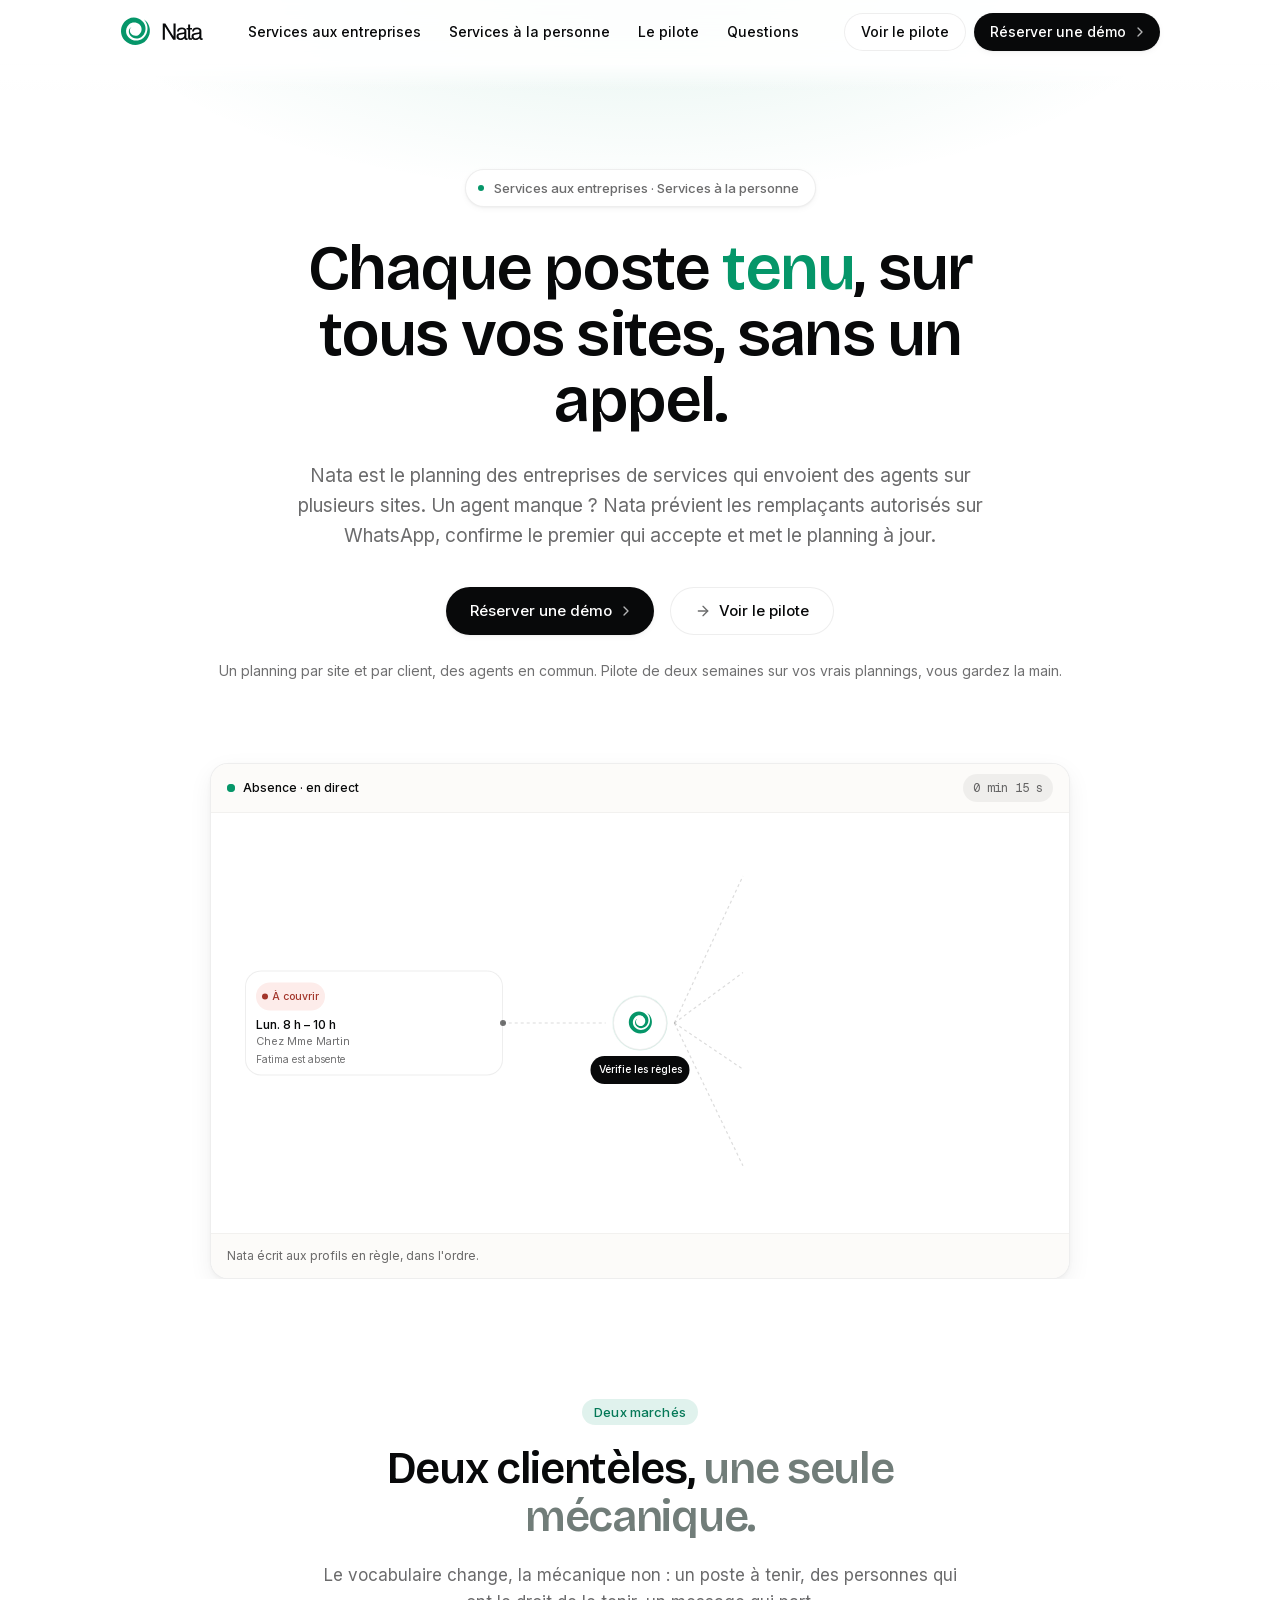
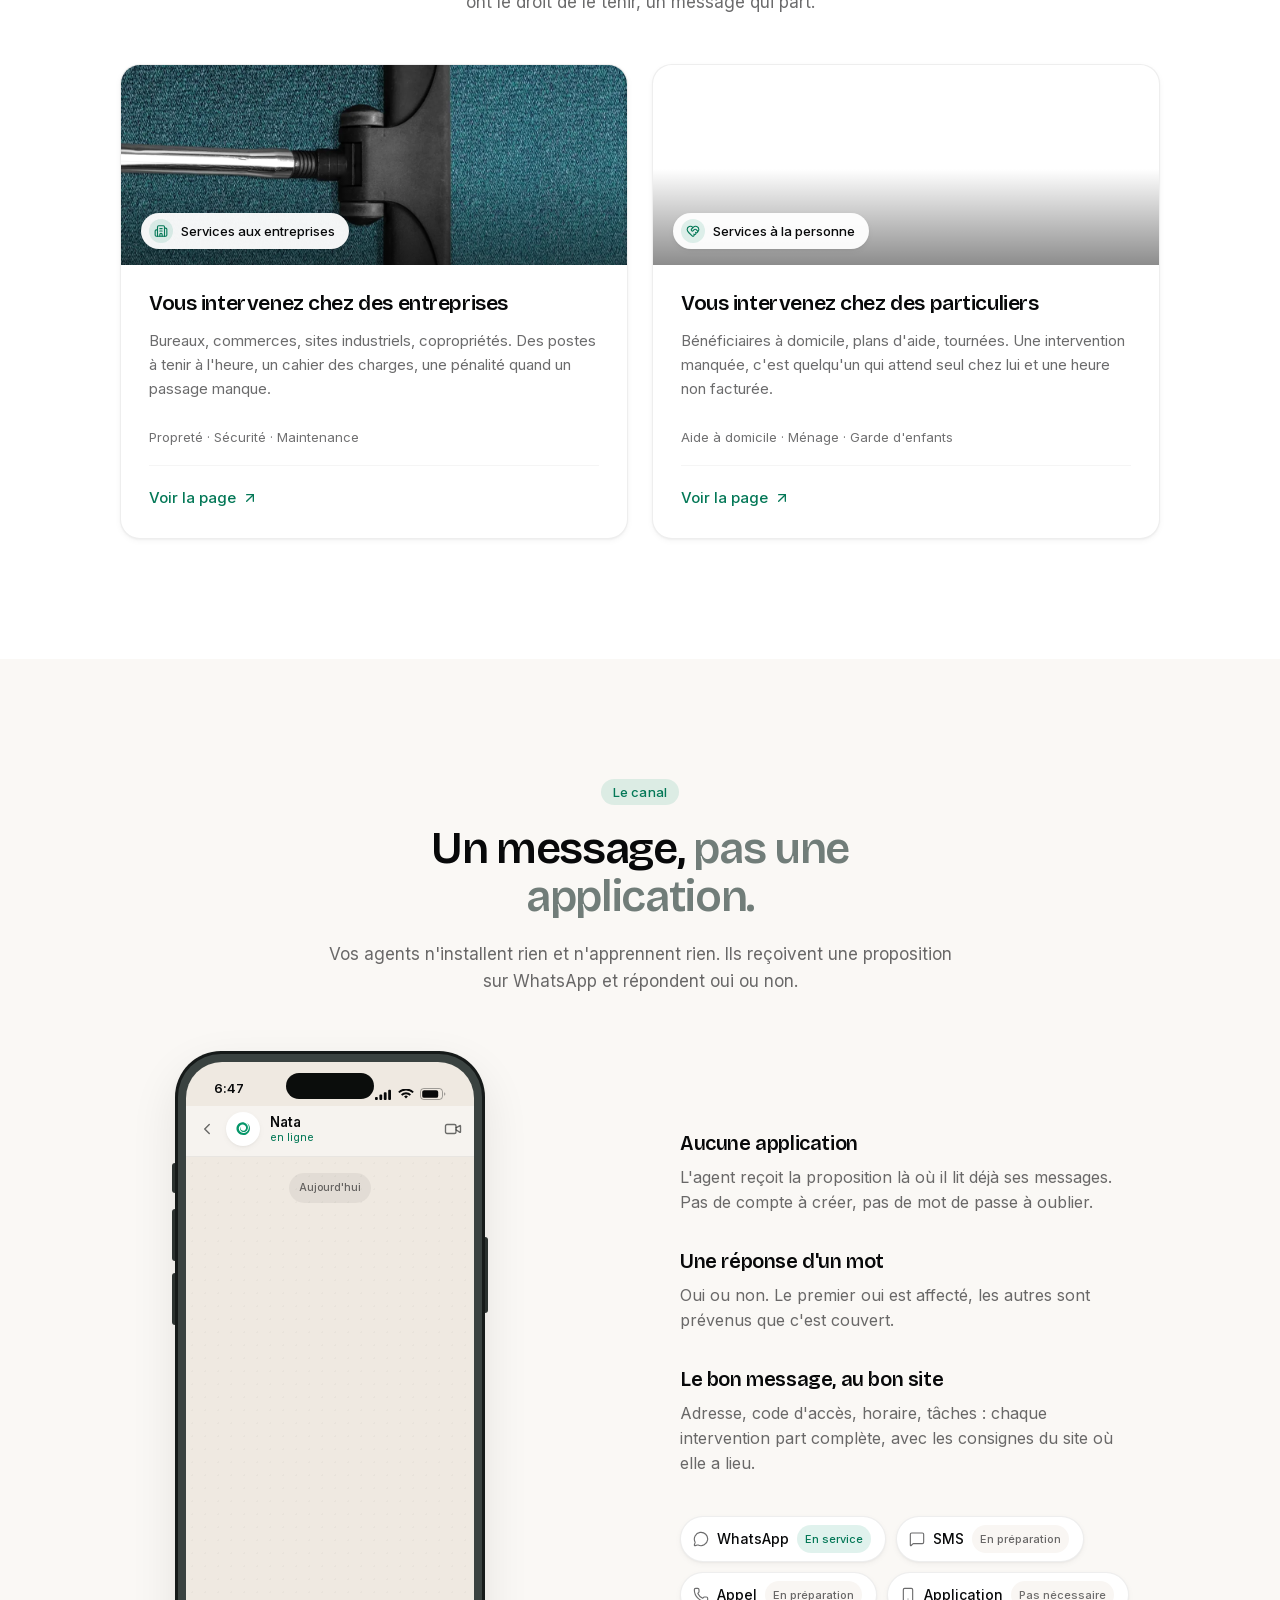
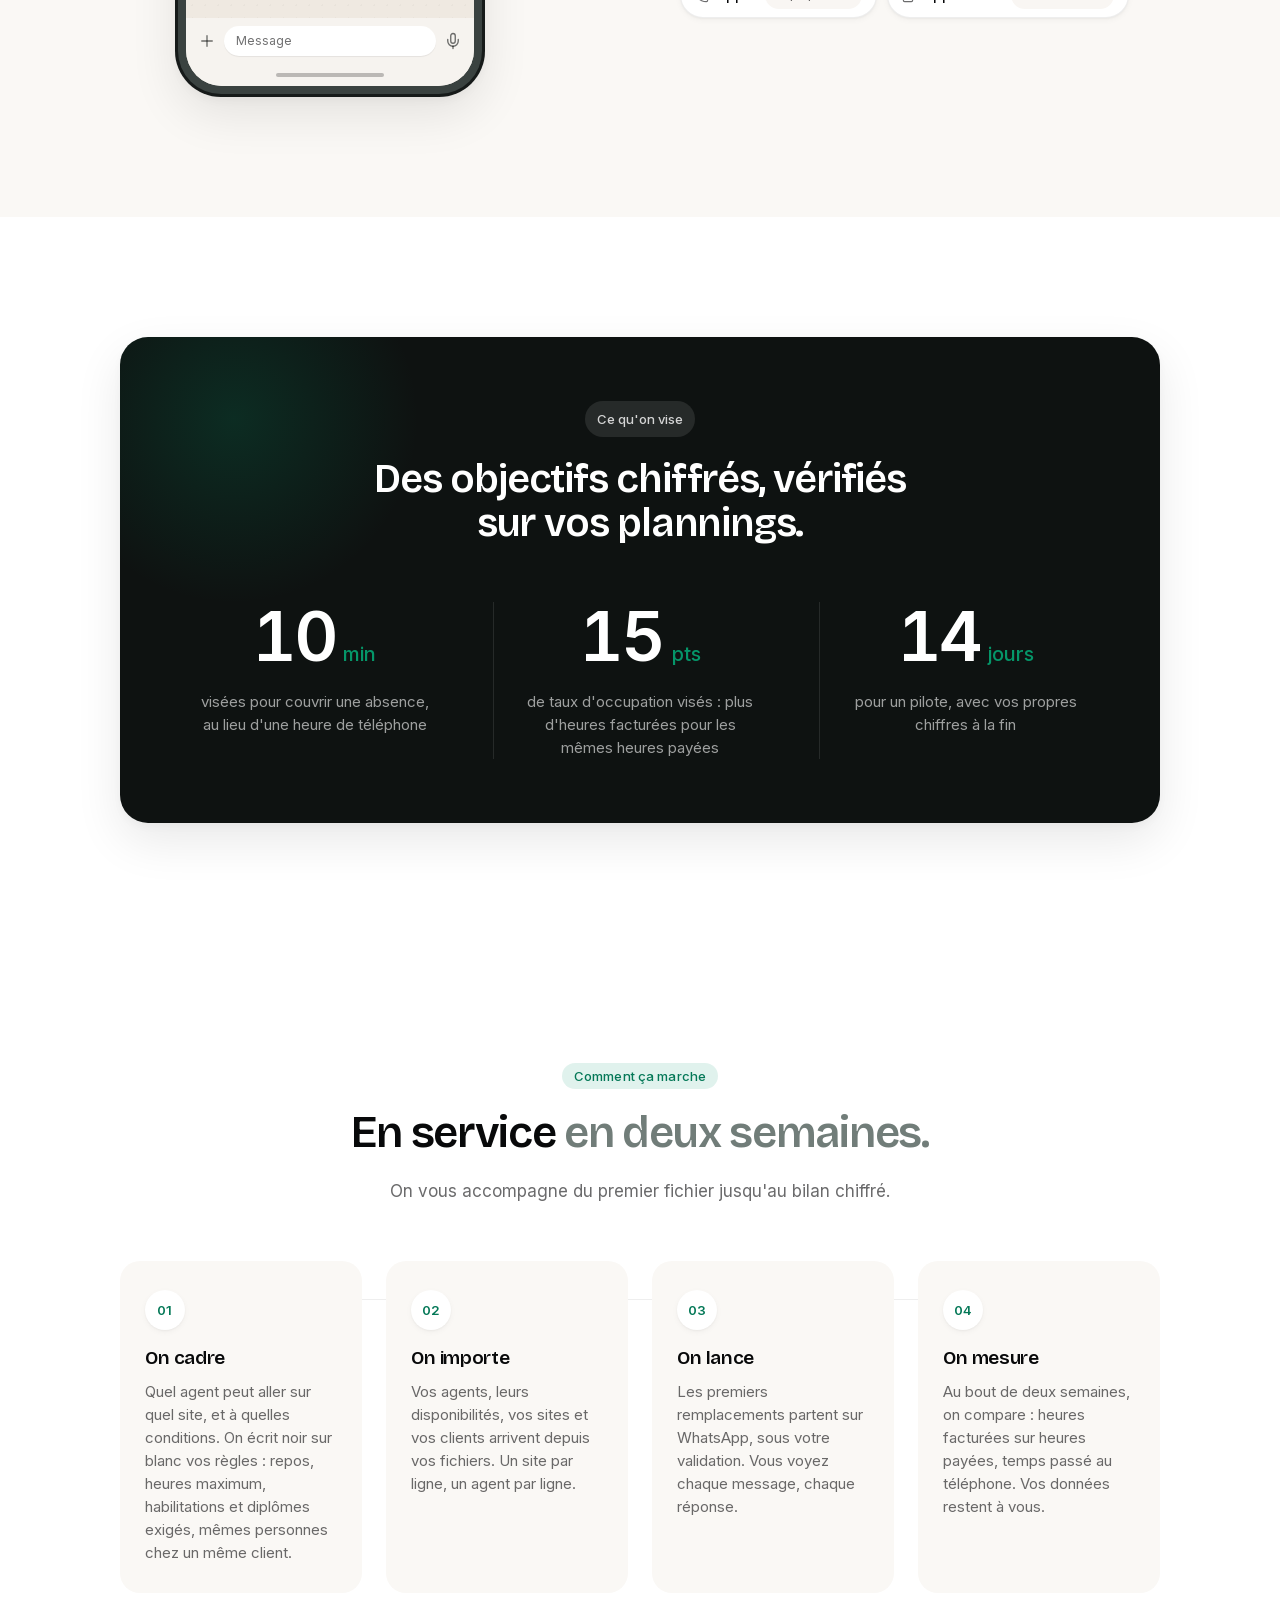
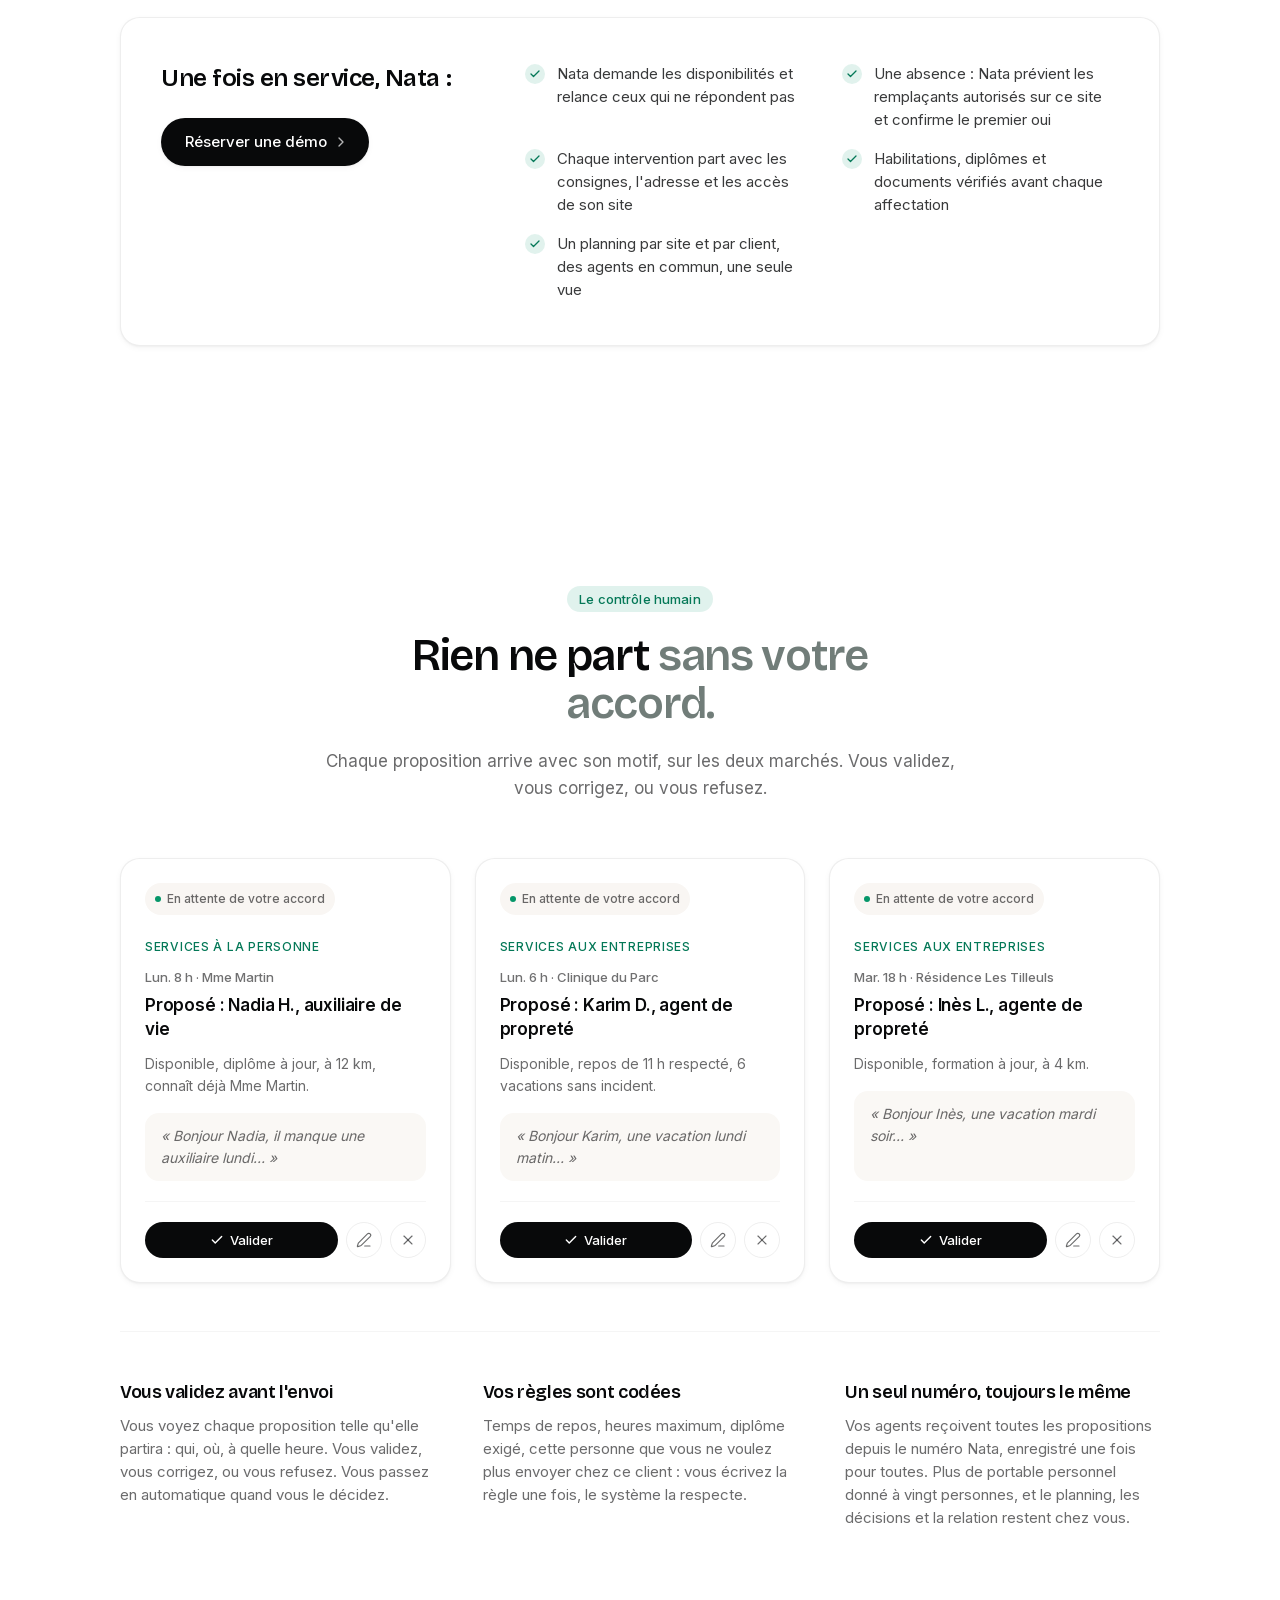
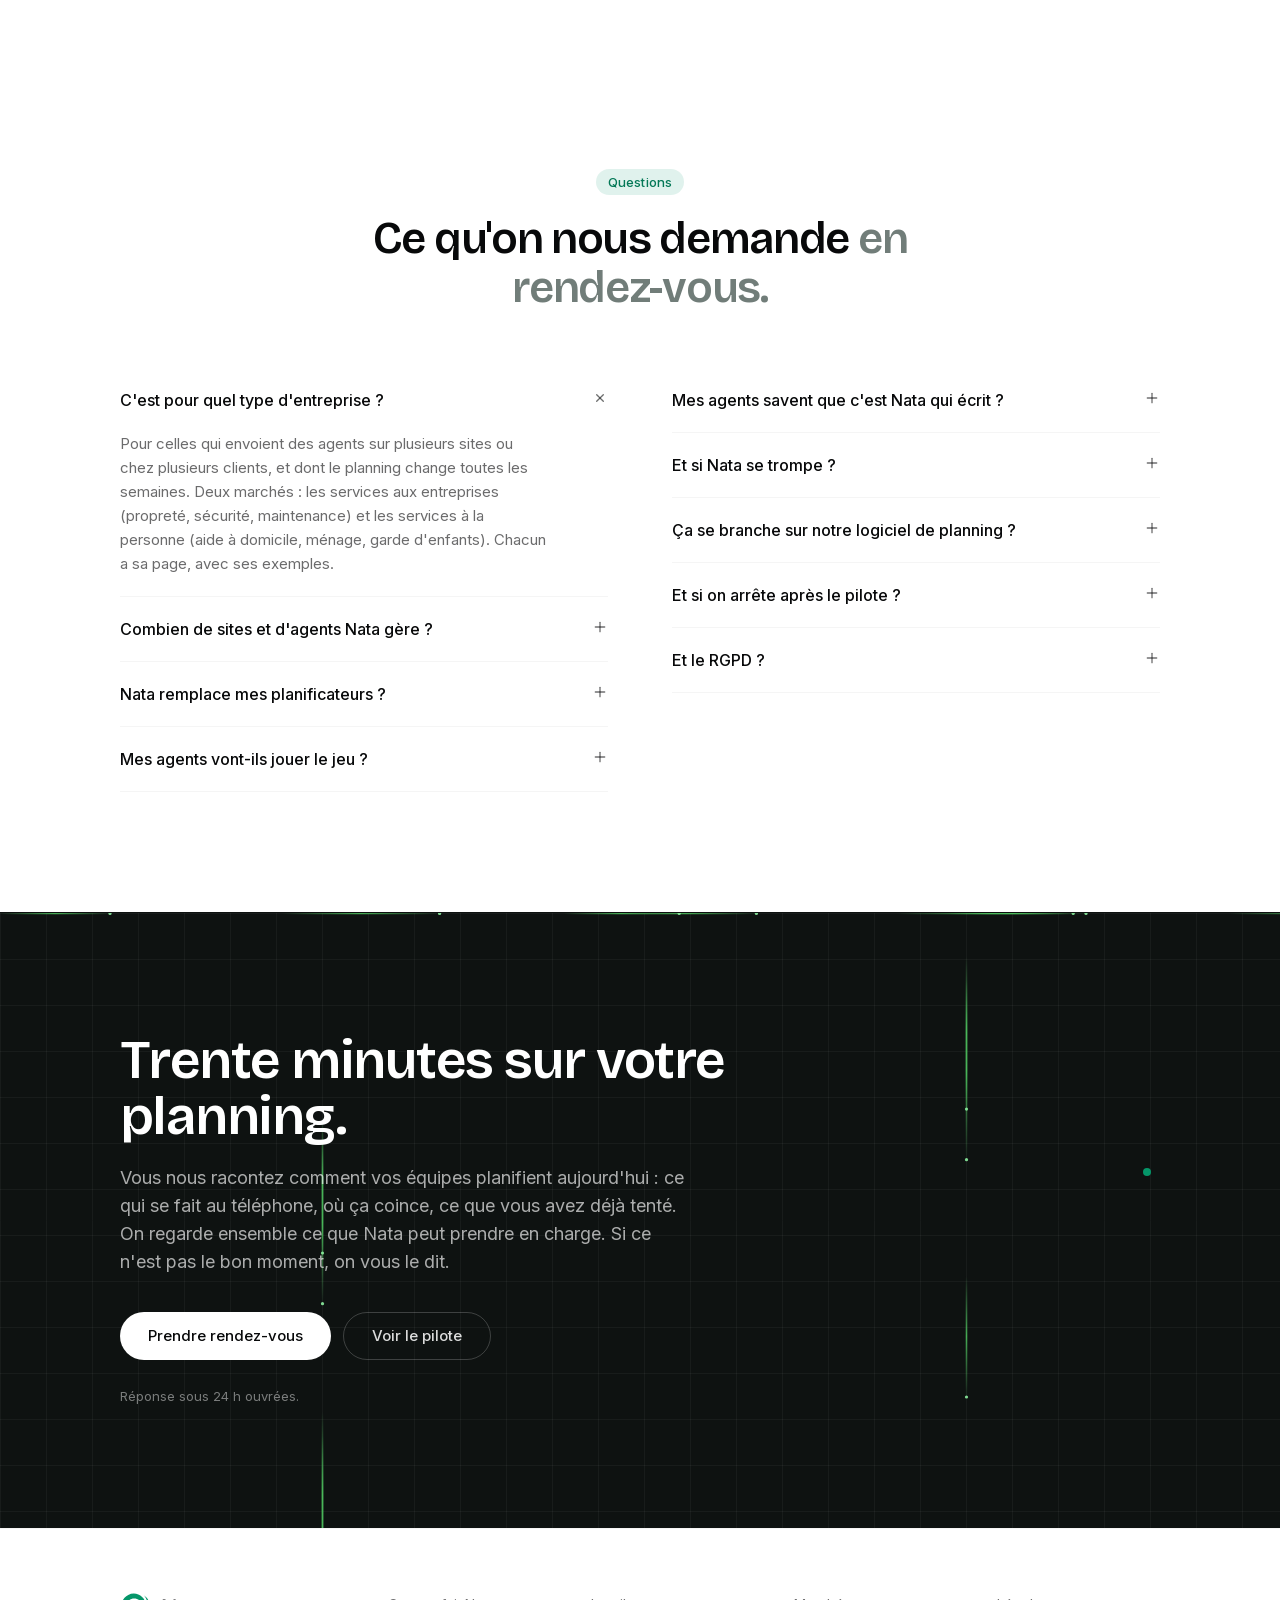
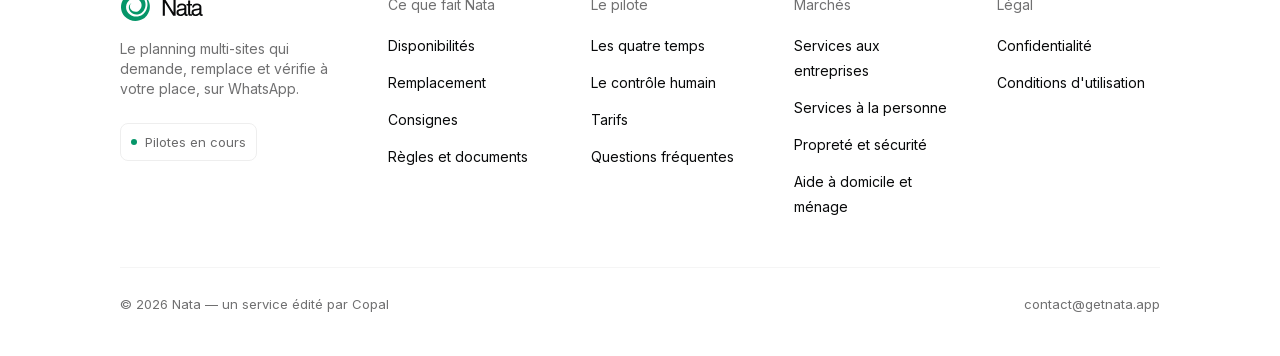
<file: index.html>
<!DOCTYPE html><html lang="fr" class="bricolage_grotesque_9b9d56d9-module__Iu48CG__variable inter_fc4b32d4-module__25o81W__variable geist_mono_1bf8cbf6-module__FlyLvG__variable h-full"><head><meta charSet="utf-8"/><meta name="viewport" content="width=device-width, initial-scale=1"/><link rel="preload" href="/_next/static/media/017d9bea37084d9b-s.p.41rroleoq1br7.woff2" as="font" crossorigin="" type="font/woff2"/><link rel="preload" href="/_next/static/media/1bffadaabf893a1e-s.p.3-6t-g6q0vh0a.woff2" as="font" crossorigin="" type="font/woff2"/><link rel="preload" href="/_next/static/media/26daee0352f50a5f-s.p.2e115y8-hourl.woff2" as="font" crossorigin="" type="font/woff2"/><link rel="preload" href="/_next/static/media/797e433ab948586e-s.p.0r6juujl39pe6.woff2" as="font" crossorigin="" type="font/woff2"/><link rel="preload" href="/_next/static/media/83afe278b6a6bb3c-s.p.2bn3s6zvc0dyp.woff2" as="font" crossorigin="" type="font/woff2"/><link rel="stylesheet" href="/_next/static/chunks/142b6r7b6co86.css" data-precedence="next"/><link rel="stylesheet" href="/_next/static/chunks/0vx3za6hocvt6.css" data-precedence="next"/><link rel="preload" as="script" fetchPriority="low" href="/_next/static/chunks/1jq4o6yq14o4c.js"/><script src="/_next/static/chunks/2f3fq2wx3uqua.js" async=""></script><script src="/_next/static/chunks/0fpa9k9m446xp.js" async=""></script><script src="/_next/static/chunks/3a0qr45-qvvt-.js" async=""></script><script src="/_next/static/chunks/turbopack-2fq5pqrzldl_u.js" async=""></script><script src="/_next/static/chunks/05-c3ty_6dwfk.js" async=""></script><script src="/_next/static/chunks/153tbw49q_1m9.js" async=""></script><script src="/_next/static/chunks/1irnh_d98zqfw.js" async=""></script><script src="/_next/static/chunks/24feotllpnivf.js" async=""></script><meta name="next-size-adjust" content=""/><title>Nata | Le planning multi-sites des entreprises de services</title><meta name="description" content="Nata est le planning des entreprises de services qui envoient des agents sur plusieurs sites : quand un agent manque, il prévient les remplaçants autorisés sur WhatsApp, confirme le premier qui accepte et met le planning à jour. Services aux entreprises et services à la personne."/><meta name="robots" content="noindex, nofollow"/><meta name="googlebot" content="noindex, nofollow"/><link rel="icon" href="/icon.png?icon.2t0whizlrz4rf.png" sizes="512x512" type="image/png"/><script src="/_next/static/chunks/0cz1d0mv5g_q7.js" noModule=""></script></head><body class="min-h-full flex flex-col"><div hidden=""><!--$--><!--/$--></div><a href="#contenu" class="skip">Aller au contenu</a><div aria-hidden="true" class="fixed inset-x-0 top-[64px] z-[60] h-px origin-left bg-accent" style="transform:scaleX(0)"></div><header class="fixed inset-x-0 top-0 z-50 h-[65px] bg-bg/90 backdrop-blur-md border-b border-transparent" style="opacity:0;transform:translateY(-70px)"><div aria-hidden="true" class="pointer-events-none absolute inset-x-0 top-full h-[26px]" style="background:linear-gradient(to bottom, rgb(255 255 255 / 0.92), rgb(255 255 255 / 0))"></div><div class="wrap flex h-full items-center justify-between gap-3 lg:gap-8"><a href="#" class="flex shrink-0 items-center text-ink" aria-label="Nata, accueil"><svg viewBox="0 146 824 298" class="h-[30px] w-auto" role="img" aria-label="Nata"><path fill="#059669" d="M 238.398438 171.882812 C 260.996094 185.164062 278.597656 207.492188 287.855469 232.039062 C 296.058594 253.171875 298.523438 276.535156 295.640625 299.140625 C 295.417969 300.632812 294.886719 304.230469 294.648438 305.65625 C 294.394531 307.039062 293.617188 310.683594 293.320312 312.136719 C 293.101562 313.332031 292.558594 315.242188 292.265625 316.4375 C 291.550781 319.320312 290.722656 322.164062 289.78125 324.984375 C 284.710938 340.765625 276.804688 355.644531 266.816406 368.894531 C 264.101562 372.417969 260.957031 376.285156 257.90625 379.578125 C 256.128906 381.601562 253.148438 384.4375 251.214844 386.371094 C 250.007812 387.460938 247.035156 390.140625 245.863281 391.183594 C 244.707031 392.140625 241.464844 394.753906 240.25 395.738281 C 238.390625 397.121094 236.269531 398.628906 234.367188 399.980469 C 174.453125 440.730469 93.53125 429.90625 44.972656 376.554688 C 9.742188 337.800781 0.261719 281.261719 20.261719 232.925781 C 32.152344 204.140625 54.019531 179.339844 81.914062 165.238281 C 112.738281 149.609375 150.132812 147.832031 182.171875 160.804688 C 209.820312 171.839844 233.21875 193.25 245.132812 220.535156 C 264.824219 265.003906 250.507812 319.167969 209.597656 345.984375 C 175.207031 368.632812 127.519531 363.25 101.625 330.523438 C 87.515625 313.292969 83.339844 288.429688 92.128906 268.40625 C 95.832031 259.792969 101.800781 252.027344 109.5 246.660156 C 110.515625 245.898438 111.640625 245.257812 112.695312 244.59375 C 108.945312 248.601562 105.78125 253.117188 103.460938 258.066406 C 101.660156 261.875 100.308594 265.921875 99.511719 270.058594 C 96.628906 284.195312 100.011719 299.214844 108.683594 310.652344 C 126.175781 333.726562 159.851562 339.796875 184.425781 324.613281 C 221.558594 300.859375 224.863281 247.742188 191.710938 218.964844 C 163.039062 193.21875 117.710938 193.464844 89.285156 219.457031 C 78.207031 229.566406 69.695312 242.539062 64.886719 256.746094 C 54.652344 286.808594 60.9375 320.574219 81.847656 344.566406 C 118.097656 386.101562 180.679688 392.46875 224.847656 359.585938 C 224.847656 359.585938 227.664062 357.449219 227.664062 357.449219 C 228.515625 356.726562 230.894531 354.734375 231.730469 354.03125 C 244.46875 342.542969 255.097656 328.449219 262.210938 312.792969 C 283.898438 265.398438 274.214844 209.679688 238.398438 171.882812 Z M 238.398438 171.882812 " fill-opacity="1" fill-rule="nonzero"></path><g fill="currentColor" fill-opacity="1"><g transform="translate(406.718429, 371.586354)"><g><path d="M 124.828125 -161.09375 L 145.859375 -161.09375 L 145.859375 0 L 121.640625 0 L 39.453125 -130.1875 L 39.015625 -130.1875 L 39.015625 0 L 18.1875 0 L 18.1875 -161.09375 L 43.71875 -161.09375 L 124.390625 -31.015625 L 124.828125 -31.015625 Z M 124.828125 -161.09375 "></path></g></g></g><g fill="currentColor" fill-opacity="1"><g transform="translate(552.818552, 371.586354)"><g><path d="M 86.140625 -59.9375 C 84.671875 -58.40625 81.800781 -57.164062 77.53125 -56.21875 C 73.257812 -55.269531 65.28125 -54.03125 53.59375 -52.5 C 44.96875 -51.46875 38.628906 -49.34375 34.578125 -46.125 C 30.523438 -42.914062 28.5 -38.679688 28.5 -33.421875 C 28.5 -26.992188 30.210938 -21.988281 33.640625 -18.40625 C 37.078125 -14.832031 42.554688 -13.046875 50.078125 -13.046875 C 59.503906 -13.046875 67.867188 -15.726562 75.171875 -21.09375 C 82.484375 -26.46875 86.140625 -32.988281 86.140625 -40.65625 Z M 13.921875 -81.640625 C 14.359375 -94.867188 18.648438 -104.695312 26.796875 -111.125 C 34.941406 -117.550781 46.796875 -120.765625 62.359375 -120.765625 C 74.773438 -120.765625 85.179688 -117.953125 93.578125 -112.328125 C 101.984375 -106.703125 106.1875 -98.59375 106.1875 -88 L 106.1875 -20.390625 C 106.1875 -15.785156 108.269531 -13.484375 112.4375 -13.484375 C 114.113281 -13.484375 116.269531 -13.773438 118.90625 -14.359375 L 118.90625 0 C 115.320312 1.457031 111.59375 2.1875 107.71875 2.1875 C 101 2.1875 95.992188 0.742188 92.703125 -2.140625 C 89.421875 -5.023438 87.707031 -9.535156 87.5625 -15.671875 C 76.3125 -2.960938 62.175781 3.390625 45.15625 3.390625 C 34.050781 3.390625 25.132812 0.25 18.40625 -6.03125 C 11.6875 -12.3125 8.328125 -20.492188 8.328125 -30.578125 C 8.328125 -40.878906 11.25 -49.207031 17.09375 -55.5625 C 22.9375 -61.914062 31.445312 -65.75 42.625 -67.0625 L 77.484375 -71.34375 C 83.765625 -72.289062 86.90625 -76.929688 86.90625 -85.265625 C 86.90625 -91.398438 84.617188 -96.109375 80.046875 -99.390625 C 75.484375 -102.679688 68.5625 -104.328125 59.28125 -104.328125 C 51.03125 -104.328125 44.691406 -102.5 40.265625 -98.84375 C 35.847656 -95.195312 33.203125 -89.460938 32.328125 -81.640625 Z M 13.921875 -81.640625 "></path></g></g></g><g fill="currentColor" fill-opacity="1"><g transform="translate(658.151303, 371.586354)"><g><path d="M 38.578125 -101.046875 L 38.578125 -24.65625 C 38.578125 -21.664062 39.394531 -19.382812 41.03125 -17.8125 C 42.675781 -16.238281 45.617188 -15.453125 49.859375 -15.453125 L 57.421875 -15.453125 L 57.421875 0 C 50.265625 1.019531 45.332031 1.53125 42.625 1.53125 C 34.375 1.53125 28.347656 -0.4375 24.546875 -4.375 C 20.742188 -8.320312 18.84375 -14.71875 18.84375 -23.5625 L 18.84375 -101.046875 L 2.953125 -101.046875 L 2.953125 -117.375 L 18.84375 -117.375 L 18.84375 -150.140625 L 38.578125 -150.140625 L 38.578125 -117.375 L 57.421875 -117.375 L 57.421875 -101.046875 Z M 38.578125 -101.046875 "></path></g></g></g><g fill="currentColor" fill-opacity="1"><g transform="translate(702.333011, 371.586354)"><g><path d="M 86.140625 -59.9375 C 84.671875 -58.40625 81.800781 -57.164062 77.53125 -56.21875 C 73.257812 -55.269531 65.28125 -54.03125 53.59375 -52.5 C 44.96875 -51.46875 38.628906 -49.34375 34.578125 -46.125 C 30.523438 -42.914062 28.5 -38.679688 28.5 -33.421875 C 28.5 -26.992188 30.210938 -21.988281 33.640625 -18.40625 C 37.078125 -14.832031 42.554688 -13.046875 50.078125 -13.046875 C 59.503906 -13.046875 67.867188 -15.726562 75.171875 -21.09375 C 82.484375 -26.46875 86.140625 -32.988281 86.140625 -40.65625 Z M 13.921875 -81.640625 C 14.359375 -94.867188 18.648438 -104.695312 26.796875 -111.125 C 34.941406 -117.550781 46.796875 -120.765625 62.359375 -120.765625 C 74.773438 -120.765625 85.179688 -117.953125 93.578125 -112.328125 C 101.984375 -106.703125 106.1875 -98.59375 106.1875 -88 L 106.1875 -20.390625 C 106.1875 -15.785156 108.269531 -13.484375 112.4375 -13.484375 C 114.113281 -13.484375 116.269531 -13.773438 118.90625 -14.359375 L 118.90625 0 C 115.320312 1.457031 111.59375 2.1875 107.71875 2.1875 C 101 2.1875 95.992188 0.742188 92.703125 -2.140625 C 89.421875 -5.023438 87.707031 -9.535156 87.5625 -15.671875 C 76.3125 -2.960938 62.175781 3.390625 45.15625 3.390625 C 34.050781 3.390625 25.132812 0.25 18.40625 -6.03125 C 11.6875 -12.3125 8.328125 -20.492188 8.328125 -30.578125 C 8.328125 -40.878906 11.25 -49.207031 17.09375 -55.5625 C 22.9375 -61.914062 31.445312 -65.75 42.625 -67.0625 L 77.484375 -71.34375 C 83.765625 -72.289062 86.90625 -76.929688 86.90625 -85.265625 C 86.90625 -91.398438 84.617188 -96.109375 80.046875 -99.390625 C 75.484375 -102.679688 68.5625 -104.328125 59.28125 -104.328125 C 51.03125 -104.328125 44.691406 -102.5 40.265625 -98.84375 C 35.847656 -95.195312 33.203125 -89.460938 32.328125 -81.640625 Z M 13.921875 -81.640625 "></path></g></g></g></svg></a><nav class="hidden items-center gap-1 lg:flex"><a href="/services-aux-entreprises" class="flex items-center gap-1 rounded-full px-3 py-1.5 text-[14px] font-medium text-ink transition-colors duration-150 ease-out hover:bg-surface">Services aux entreprises</a><a href="/services-a-la-personne" class="flex items-center gap-1 rounded-full px-3 py-1.5 text-[14px] font-medium text-ink transition-colors duration-150 ease-out hover:bg-surface">Services à la personne</a><a href="/#methode" class="flex items-center gap-1 rounded-full px-3 py-1.5 text-[14px] font-medium text-ink transition-colors duration-150 ease-out hover:bg-surface">Le pilote</a><a href="/#faq" class="flex items-center gap-1 rounded-full px-3 py-1.5 text-[14px] font-medium text-ink transition-colors duration-150 ease-out hover:bg-surface">Questions</a></nav><div class="flex shrink-0 items-center gap-2"><span class="hidden lg:block"><a href="/#methode" class="inline-flex shrink-0 items-center gap-2 rounded-full border border-line bg-bg font-medium text-ink transition-[background-color,transform,box-shadow] duration-150 ease-out hover:bg-surface hover:shadow-[var(--shadow-sm)] active:scale-[0.97] active:duration-75 h-[38px] px-4 text-[14px]">Voir le pilote</a></span><span class="hidden sm:block"><a href="/#contact" class="inline-flex shrink-0 items-center gap-1.5 rounded-full bg-ink font-medium text-white shadow-[var(--shadow-sm)] transition-[opacity,transform,box-shadow] duration-150 ease-out hover:opacity-90 hover:shadow-[var(--shadow-md)] active:scale-[0.97] active:duration-75 h-[38px] pl-4 pr-3 text-[14px]">Réserver une démo<svg xmlns="http://www.w3.org/2000/svg" width="24" height="24" viewBox="0 0 24 24" fill="none" stroke="currentColor" stroke-width="2" stroke-linecap="round" stroke-linejoin="round" class="lucide lucide-chevron-right size-4 opacity-70" aria-hidden="true"><path d="m9 18 6-6-6-6"></path></svg></a></span><button type="button" aria-expanded="false" aria-label="Ouvrir le menu" class="flex size-[38px] items-center justify-center rounded-full border border-line text-ink lg:hidden"><svg xmlns="http://www.w3.org/2000/svg" width="24" height="24" viewBox="0 0 24 24" fill="none" stroke="currentColor" stroke-width="2" stroke-linecap="round" stroke-linejoin="round" class="lucide lucide-menu size-4" aria-hidden="true"><path d="M4 5h16"></path><path d="M4 12h16"></path><path d="M4 19h16"></path></svg></button></div></div></header><div class="fixed inset-x-3 bottom-3 z-40 transition-[opacity,transform] duration-300 ease-out lg:hidden pointer-events-none translate-y-4 opacity-0"><a href="/#contact" class="flex h-[52px] items-center justify-center rounded-full bg-ink text-[16px] font-medium text-white shadow-[0_10px_30px_-10px_rgba(8,9,10,0.5)]">Réserver une démo</a></div><main id="contenu" class="flex-1"><section class="rails relative relative overflow-hidden pt-[65px]"><div aria-hidden="true" class="pointer-events-none absolute inset-x-0 top-0 h-[560px]" style="background:radial-gradient(ellipse 60% 50% at 50% 0%, rgb(5 150 105 / 0.10), transparent 70%)"></div><div class="wrap relative z-[1]"><div class="flex flex-col items-center pt-16 text-center sm:pt-20 lg:pt-[104px]"><span class="inline-flex items-center gap-2.5 rounded-full border border-line bg-bg py-1.5 pl-3 pr-4 shadow-[var(--shadow-sm)]" style="opacity:0;transform:translateY(16px)"><span class="flex size-1.5 rounded-full bg-accent"></span><span class="text-[13px] font-medium text-ink-60">Services aux entreprises · Services à la personne</span></span><h1 class="t-display mt-7 max-w-[19ch] text-[42px] text-ink sm:text-[56px] lg:text-[64px]" style="opacity:0;transform:translateY(16px)">Chaque poste <span class="text-accent-titre">tenu</span>, sur tous vos sites, sans un appel.</h1><p class="mt-7 max-w-[60ch] text-[17px] leading-[27px] text-ink-60 sm:text-[19px] sm:leading-[30px]" style="opacity:0;transform:translateY(16px)">Nata est le planning des entreprises de services qui envoient des agents sur plusieurs sites. Un agent manque ? Nata prévient les remplaçants autorisés sur WhatsApp, confirme le premier qui accepte et met le planning à jour.</p><div class="mt-9 flex flex-col items-center gap-3 sm:flex-row sm:gap-4" style="opacity:0;transform:translateY(16px)"><a href="#contact" class="inline-flex shrink-0 items-center gap-1.5 rounded-full bg-ink font-medium text-white shadow-[var(--shadow-sm)] transition-[opacity,transform,box-shadow] duration-150 ease-out hover:opacity-90 hover:shadow-[var(--shadow-md)] active:scale-[0.97] active:duration-75 h-[48px] pl-6 pr-5 text-[15px]">Réserver une démo<svg xmlns="http://www.w3.org/2000/svg" width="24" height="24" viewBox="0 0 24 24" fill="none" stroke="currentColor" stroke-width="2" stroke-linecap="round" stroke-linejoin="round" class="lucide lucide-chevron-right size-4 opacity-70" aria-hidden="true"><path d="m9 18 6-6-6-6"></path></svg></a><a href="#methode" class="inline-flex shrink-0 items-center gap-2 rounded-full border border-line bg-bg font-medium text-ink transition-[background-color,transform,box-shadow] duration-150 ease-out hover:bg-surface hover:shadow-[var(--shadow-sm)] active:scale-[0.97] active:duration-75 h-[48px] px-6 text-[15px]"><svg xmlns="http://www.w3.org/2000/svg" width="24" height="24" viewBox="0 0 24 24" fill="none" stroke="currentColor" stroke-width="2" stroke-linecap="round" stroke-linejoin="round" class="lucide lucide-arrow-right size-4 opacity-60" aria-hidden="true"><path d="M5 12h14"></path><path d="m12 5 7 7-7 7"></path></svg>Voir le pilote</a></div><p class="mt-6 text-[14px] text-ink-45" style="opacity:0;transform:translateY(16px)">Un planning par site et par client, des agents en commun. Pilote de deux semaines sur vos vrais plannings, vous gardez la main.</p></div><div class="mt-16 w-full lg:mt-20" style="opacity:0;transform:translateY(28px)"><div class="relative mx-auto w-full max-w-[860px] overflow-hidden rounded-[18px] border border-line bg-bg shadow-[var(--shadow-md)]"><div class="flex items-center justify-between border-b border-line-soft bg-[#fcfbf9] px-4 py-2.5"><span class="flex items-center gap-2 text-[12px] font-medium text-ink"><span class="relative flex size-2"><span class="absolute inline-flex size-full animate-ping rounded-full bg-accent opacity-60"></span><span class="relative inline-flex size-2 rounded-full bg-accent"></span></span>Absence · en direct</span><span class="rounded-full px-2.5 py-0.5 font-mono text-[12px] tabular-nums transition-colors duration-500 bg-ink/[0.05] text-ink-60">0 min 00 s</span></div><div class="relative aspect-[4/3] max-h-[420px] w-full sm:aspect-[16/9]"><svg viewBox="0 0 100 100" preserveAspectRatio="none" class="absolute inset-0 size-full" aria-hidden="true"><line x1="34" y1="50" x2="46" y2="50" stroke="rgb(8 9 10 / 0.14)" stroke-width="1.2" vector-effect="non-scaling-stroke" stroke-dasharray="3 3"></line><line x1="54" y1="50" x2="62" y2="15" stroke="rgb(8 9 10 / 0.14)" stroke-width="1.2" vector-effect="non-scaling-stroke" stroke-dasharray="3 3" style="transition:stroke 0.4s, stroke-width 0.4s"></line><line x1="54" y1="50" x2="62" y2="38" stroke="rgb(8 9 10 / 0.14)" stroke-width="1.2" vector-effect="non-scaling-stroke" stroke-dasharray="3 3" style="transition:stroke 0.4s, stroke-width 0.4s"></line><line x1="54" y1="50" x2="62" y2="61" stroke="rgb(8 9 10 / 0.14)" stroke-width="1.2" vector-effect="non-scaling-stroke" stroke-dasharray="3 3" style="transition:stroke 0.4s, stroke-width 0.4s"></line><line x1="54" y1="50" x2="62" y2="84" stroke="rgb(8 9 10 / 0.14)" stroke-width="1.2" vector-effect="non-scaling-stroke" stroke-dasharray="3 3" style="transition:stroke 0.4s, stroke-width 0.4s"></line></svg><div class="absolute left-[3%] top-1/2 w-[32%] -translate-y-1/2 sm:left-[4%] sm:w-[30%]"><div class="rounded-[16px] border p-2 transition-colors duration-500 sm:p-2.5 border-line bg-bg"><span class="inline-flex items-center gap-1 rounded-full px-1.5 py-0.5 text-[9.5px] font-medium sm:text-[10.5px] bg-[#fdecea] text-[#a3352a]"><span class="size-1.5 rounded-full bg-[#a3352a]"></span>À couvrir</span><p class="mt-1.5 text-[11px] font-medium leading-[14px] text-ink sm:text-[12.5px] sm:leading-4">Lun. 8 h – 10 h</p><p class="text-[10px] leading-[13px] text-ink-45 sm:text-[11px] sm:leading-4">Chez Mme Martin</p><p class="mt-1 hidden text-[10px] leading-3 text-ink-45 sm:block">Fatima est absente</p></div></div><div class="absolute left-[50%] top-1/2 -translate-x-1/2 -translate-y-1/2"><span aria-hidden="true" class="absolute inset-0 rounded-full bg-accent"></span><div class="relative flex size-[46px] items-center justify-center rounded-full border border-line bg-white sm:size-[54px]"><svg viewBox="0 146 300 298" class="h-5 w-auto sm:h-6" aria-hidden="true"><path fill="#059669" d="M 238.398438 171.882812 C 260.996094 185.164062 278.597656 207.492188 287.855469 232.039062 C 296.058594 253.171875 298.523438 276.535156 295.640625 299.140625 C 295.417969 300.632812 294.886719 304.230469 294.648438 305.65625 C 294.394531 307.039062 293.617188 310.683594 293.320312 312.136719 C 293.101562 313.332031 292.558594 315.242188 292.265625 316.4375 C 291.550781 319.320312 290.722656 322.164062 289.78125 324.984375 C 284.710938 340.765625 276.804688 355.644531 266.816406 368.894531 C 264.101562 372.417969 260.957031 376.285156 257.90625 379.578125 C 256.128906 381.601562 253.148438 384.4375 251.214844 386.371094 C 250.007812 387.460938 247.035156 390.140625 245.863281 391.183594 C 244.707031 392.140625 241.464844 394.753906 240.25 395.738281 C 238.390625 397.121094 236.269531 398.628906 234.367188 399.980469 C 174.453125 440.730469 93.53125 429.90625 44.972656 376.554688 C 9.742188 337.800781 0.261719 281.261719 20.261719 232.925781 C 32.152344 204.140625 54.019531 179.339844 81.914062 165.238281 C 112.738281 149.609375 150.132812 147.832031 182.171875 160.804688 C 209.820312 171.839844 233.21875 193.25 245.132812 220.535156 C 264.824219 265.003906 250.507812 319.167969 209.597656 345.984375 C 175.207031 368.632812 127.519531 363.25 101.625 330.523438 C 87.515625 313.292969 83.339844 288.429688 92.128906 268.40625 C 95.832031 259.792969 101.800781 252.027344 109.5 246.660156 C 110.515625 245.898438 111.640625 245.257812 112.695312 244.59375 C 108.945312 248.601562 105.78125 253.117188 103.460938 258.066406 C 101.660156 261.875 100.308594 265.921875 99.511719 270.058594 C 96.628906 284.195312 100.011719 299.214844 108.683594 310.652344 C 126.175781 333.726562 159.851562 339.796875 184.425781 324.613281 C 221.558594 300.859375 224.863281 247.742188 191.710938 218.964844 C 163.039062 193.21875 117.710938 193.464844 89.285156 219.457031 C 78.207031 229.566406 69.695312 242.539062 64.886719 256.746094 C 54.652344 286.808594 60.9375 320.574219 81.847656 344.566406 C 118.097656 386.101562 180.679688 392.46875 224.847656 359.585938 C 224.847656 359.585938 227.664062 357.449219 227.664062 357.449219 C 228.515625 356.726562 230.894531 354.734375 231.730469 354.03125 C 244.46875 342.542969 255.097656 328.449219 262.210938 312.792969 C 283.898438 265.398438 274.214844 209.679688 238.398438 171.882812 Z M 238.398438 171.882812 "></path></svg></div><p class="absolute left-1/2 top-full mt-1.5 -translate-x-1/2 whitespace-nowrap rounded-full bg-ink px-2 py-0.5 text-[9.5px] font-medium text-white sm:text-[10.5px]" style="opacity:0;transform:translateY(4px)">En veille</p></div><div class="absolute right-[3%] w-[36%] -translate-y-1/2 sm:right-[4%] sm:w-[34%]" style="top:15%;opacity:0;transform:translateX(10px)"><div class="rounded-[16px] border px-2 py-1.5 transition-colors duration-500 sm:px-2.5 sm:py-2 border-line bg-bg"><div class="flex items-center gap-1.5"><span class="flex size-5 shrink-0 items-center justify-center rounded-full bg-ink/[0.07] text-[9.5px] font-medium text-ink-60 sm:size-6 sm:text-[10.5px]">I</span><div class="min-w-0 flex-1"><p class="truncate text-[10.5px] font-medium leading-[13px] text-ink sm:text-[12px] sm:leading-4">Inès L.</p><p class="hidden truncate text-[10px] leading-3 text-ink-45 sm:block">En règle · 4 km</p></div><span class="shrink-0"></span></div></div></div><div class="absolute right-[3%] w-[36%] -translate-y-1/2 sm:right-[4%] sm:w-[34%]" style="top:38%;opacity:0;transform:translateX(10px)"><div class="rounded-[16px] border px-2 py-1.5 transition-colors duration-500 sm:px-2.5 sm:py-2 border-line bg-bg"><div class="flex items-center gap-1.5"><span class="flex size-5 shrink-0 items-center justify-center rounded-full bg-ink/[0.07] text-[9.5px] font-medium text-ink-60 sm:size-6 sm:text-[10.5px]">S</span><div class="min-w-0 flex-1"><p class="truncate text-[10.5px] font-medium leading-[13px] text-ink sm:text-[12px] sm:leading-4">Sophie M.</p><p class="hidden truncate text-[10px] leading-3 text-ink-45 sm:block">En règle · 9 km</p></div><span class="shrink-0"></span></div></div></div><div class="absolute right-[3%] w-[36%] -translate-y-1/2 sm:right-[4%] sm:w-[34%]" style="top:61%;opacity:0;transform:translateX(10px)"><div class="rounded-[16px] border px-2 py-1.5 transition-colors duration-500 sm:px-2.5 sm:py-2 border-line bg-bg"><div class="flex items-center gap-1.5"><span class="flex size-5 shrink-0 items-center justify-center rounded-full bg-ink/[0.07] text-[9.5px] font-medium text-ink-60 sm:size-6 sm:text-[10.5px]">N</span><div class="min-w-0 flex-1"><p class="truncate text-[10.5px] font-medium leading-[13px] text-ink sm:text-[12px] sm:leading-4">Nadia H.</p><p class="hidden truncate text-[10px] leading-3 text-ink-45 sm:block">En règle · 12 km</p></div><span class="shrink-0"></span></div></div></div><div class="absolute right-[3%] w-[36%] -translate-y-1/2 sm:right-[4%] sm:w-[34%]" style="top:84%;opacity:0;transform:translateX(10px)"><div class="rounded-[16px] border px-2 py-1.5 transition-colors duration-500 sm:px-2.5 sm:py-2 border-line bg-bg"><div class="flex items-center gap-1.5"><span class="flex size-5 shrink-0 items-center justify-center rounded-full bg-ink/[0.07] text-[9.5px] font-medium text-ink-60 sm:size-6 sm:text-[10.5px]">H</span><div class="min-w-0 flex-1"><p class="truncate text-[10.5px] font-medium leading-[13px] text-ink sm:text-[12px] sm:leading-4">Hélène K.</p><p class="hidden truncate text-[10px] leading-3 text-ink-45 sm:block">En règle · 15 km</p></div><span class="shrink-0"></span></div></div></div></div><div class="flex items-center justify-between gap-3 border-t border-line-soft bg-[#fcfbf9] px-4 py-2.5"><p class="text-[12px] text-ink-60" style="opacity:0;transform:translateY(4px)">Nata écrit aux profils en règle, dans l&#x27;ordre.</p></div></div></div></div></section><section id="marches" class="rails relative py-20 md:py-[120px]"><div class="wrap relative z-[1] "><div class="flex flex-col gap-5 items-center text-center "><span class="chapeau">Deux marchés</span><h2 class="marque text-[32px] font-semibold leading-[1.1] tracking-[-0.03em] text-ink md:text-[44px] max-w-[20ch]"><span class=""><span class="inline-block" style="opacity:0;transform:translateY(0.35em)">Deux</span> <span class="inline-block" style="opacity:0;transform:translateY(0.35em)">clientèles,</span><span class="t-suite"> <span class="inline-block" style="opacity:0;transform:translateY(0.35em)">une</span> <span class="inline-block" style="opacity:0;transform:translateY(0.35em)">seule</span> <span class="inline-block" style="opacity:0;transform:translateY(0.35em)">mécanique.</span></span></span></h2></div><p class="mx-auto mt-5 max-w-[58ch] text-center text-[17px] leading-[27px] text-ink-60 ">Le vocabulaire change, la mécanique non : un poste à tenir, des personnes qui ont le droit de le tenir, un message qui part.</p><div class="mt-12 grid grid-cols-1 gap-5 md:grid-cols-2 lg:gap-6"><div style="opacity:0;transform:translateY(20px)"><a href="/services-aux-entreprises" class="carte group flex h-full flex-col"><div class="relative overflow-hidden"><img src="/photos/metier-nettoyage.webp" alt="Un aspirateur sur la moquette d&#x27;un bureau" width="1280" height="720" loading="lazy" decoding="async" class="h-[200px] w-full object-cover transition-transform duration-[900ms] ease-[cubic-bezier(.23,1,.32,1)] group-hover:scale-[1.04]"/><div aria-hidden="true" class="pointer-events-none absolute inset-x-0 bottom-0 h-24 bg-gradient-to-t from-black/45 to-transparent"></div><span class="absolute bottom-4 left-5 inline-flex items-center gap-2 rounded-full bg-bg/95 py-1.5 pl-2 pr-3.5 shadow-[var(--shadow-sm)]"><span class="flex size-6 items-center justify-center rounded-full bg-accent-soft"><svg xmlns="http://www.w3.org/2000/svg" width="24" height="24" viewBox="0 0 24 24" fill="none" stroke="currentColor" stroke-width="1.9" stroke-linecap="round" stroke-linejoin="round" class="lucide lucide-building2 lucide-building-2 size-[14px] text-accent-ink" aria-hidden="true"><path d="M10 12h4"></path><path d="M10 8h4"></path><path d="M14 21v-3a2 2 0 0 0-4 0v3"></path><path d="M6 10H4a2 2 0 0 0-2 2v7a2 2 0 0 0 2 2h16a2 2 0 0 0 2-2V9a2 2 0 0 0-2-2h-2"></path><path d="M6 21V5a2 2 0 0 1 2-2h8a2 2 0 0 1 2 2v16"></path></svg></span><span class="text-[13px] font-medium text-ink">Services aux entreprises</span></span></div><div class="flex flex-1 flex-col px-7 pb-7 pt-6"><h3 class="text-[21px] font-semibold leading-7 tracking-[-0.02em] text-ink">Vous intervenez chez des entreprises</h3><p class="mt-3 flex-1 text-[15px] leading-[24px] text-ink-60">Bureaux, commerces, sites industriels, copropriétés. Des postes à tenir à l&#x27;heure, un cahier des charges, une pénalité quand un passage manque.</p><p class="mt-6 text-[13px] text-ink-45">Propreté · Sécurité · Maintenance</p><span class="mt-4 inline-flex items-center gap-1.5 border-t border-line-soft pt-5 text-[15px] font-medium text-accent-ink">Voir la page<svg xmlns="http://www.w3.org/2000/svg" width="24" height="24" viewBox="0 0 24 24" fill="none" stroke="currentColor" stroke-width="2" stroke-linecap="round" stroke-linejoin="round" class="lucide lucide-arrow-up-right size-4 transition-transform duration-150 group-hover:translate-x-0.5 group-hover:-translate-y-0.5" aria-hidden="true"><path d="M7 7h10v10"></path><path d="M7 17 17 7"></path></svg></span></div></a></div><div style="opacity:0;transform:translateY(20px)"><a href="/services-a-la-personne" class="carte group flex h-full flex-col"><div class="relative overflow-hidden"><img src="/photos/metier-domicile.webp" alt="Un aide à domicile tient la main d&#x27;une dame âgée" width="1280" height="720" loading="lazy" decoding="async" class="h-[200px] w-full object-cover transition-transform duration-[900ms] ease-[cubic-bezier(.23,1,.32,1)] group-hover:scale-[1.04]"/><div aria-hidden="true" class="pointer-events-none absolute inset-x-0 bottom-0 h-24 bg-gradient-to-t from-black/45 to-transparent"></div><span class="absolute bottom-4 left-5 inline-flex items-center gap-2 rounded-full bg-bg/95 py-1.5 pl-2 pr-3.5 shadow-[var(--shadow-sm)]"><span class="flex size-6 items-center justify-center rounded-full bg-accent-soft"><svg xmlns="http://www.w3.org/2000/svg" width="24" height="24" viewBox="0 0 24 24" fill="none" stroke="currentColor" stroke-width="1.9" stroke-linecap="round" stroke-linejoin="round" class="lucide lucide-heart-handshake size-[14px] text-accent-ink" aria-hidden="true"><path d="M19.414 14.414C21 12.828 22 11.5 22 9.5a5.5 5.5 0 0 0-9.591-3.676.6.6 0 0 1-.818.001A5.5 5.5 0 0 0 2 9.5c0 2.3 1.5 4 3 5.5l5.535 5.362a2 2 0 0 0 2.879.052 2.12 2.12 0 0 0-.004-3 2.124 2.124 0 1 0 3-3 2.124 2.124 0 0 0 3.004 0 2 2 0 0 0 0-2.828l-1.881-1.882a2.41 2.41 0 0 0-3.409 0l-1.71 1.71a2 2 0 0 1-2.828 0 2 2 0 0 1 0-2.828l2.823-2.762"></path></svg></span><span class="text-[13px] font-medium text-ink">Services à la personne</span></span></div><div class="flex flex-1 flex-col px-7 pb-7 pt-6"><h3 class="text-[21px] font-semibold leading-7 tracking-[-0.02em] text-ink">Vous intervenez chez des particuliers</h3><p class="mt-3 flex-1 text-[15px] leading-[24px] text-ink-60">Bénéficiaires à domicile, plans d&#x27;aide, tournées. Une intervention manquée, c&#x27;est quelqu&#x27;un qui attend seul chez lui et une heure non facturée.</p><p class="mt-6 text-[13px] text-ink-45">Aide à domicile · Ménage · Garde d&#x27;enfants</p><span class="mt-4 inline-flex items-center gap-1.5 border-t border-line-soft pt-5 text-[15px] font-medium text-accent-ink">Voir la page<svg xmlns="http://www.w3.org/2000/svg" width="24" height="24" viewBox="0 0 24 24" fill="none" stroke="currentColor" stroke-width="2" stroke-linecap="round" stroke-linejoin="round" class="lucide lucide-arrow-up-right size-4 transition-transform duration-150 group-hover:translate-x-0.5 group-hover:-translate-y-0.5" aria-hidden="true"><path d="M7 7h10v10"></path><path d="M7 17 17 7"></path></svg></span></div></a></div></div></div></section><section id="whatsapp" class="rails relative bg-bg-alt py-20 md:py-[120px]"><div class="wrap relative z-[1] "><div class="flex flex-col gap-5 items-center text-center "><span class="chapeau">Le canal</span><h2 class="marque text-[32px] font-semibold leading-[1.1] tracking-[-0.03em] text-ink md:text-[44px] max-w-[20ch]"><span class=""><span class="inline-block" style="opacity:0;transform:translateY(0.35em)">Un</span> <span class="inline-block" style="opacity:0;transform:translateY(0.35em)">message,</span><span class="t-suite"> <span class="inline-block" style="opacity:0;transform:translateY(0.35em)">pas</span> <span class="inline-block" style="opacity:0;transform:translateY(0.35em)">une</span> <span class="inline-block" style="opacity:0;transform:translateY(0.35em)">application.</span></span></span></h2></div><p class="mx-auto mt-5 max-w-[58ch] text-center text-[17px] leading-[27px] text-ink-60 ">Vos agents n&#x27;installent rien et n&#x27;apprennent rien. Ils reçoivent une proposition sur WhatsApp et répondent oui ou non.</p><div class="mt-14 grid grid-cols-1 items-center gap-12 lg:grid-cols-[480px_1fr] lg:gap-20"><div class="mx-auto w-full max-w-[420px] lg:mx-0" style="opacity:0;transform:translateY(24px)"><div class="relative mx-auto w-[310px] max-w-full"><span aria-hidden="true" class="absolute -left-[3px] top-[112px] h-[30px] w-[3px] rounded-l-sm bg-[#2b312f]"></span><span aria-hidden="true" class="absolute -left-[3px] top-[158px] h-[52px] w-[3px] rounded-l-sm bg-[#2b312f]"></span><span aria-hidden="true" class="absolute -left-[3px] top-[222px] h-[52px] w-[3px] rounded-l-sm bg-[#2b312f]"></span><span aria-hidden="true" class="absolute -right-[3px] top-[186px] h-[76px] w-[3px] rounded-r-sm bg-[#2b312f]"></span><div class="rounded-[46px] bg-[#161a19] p-[3px] shadow-[var(--shadow-lg)]"><div class="rounded-[43px] bg-[#3a4240] p-[8px]"><div class="relative flex flex-col overflow-hidden rounded-[36px] bg-[#efe9e1]" style="aspect-ratio:390 / 844"><span aria-hidden="true" class="absolute left-1/2 top-[11px] z-20 h-[26px] w-[88px] -translate-x-1/2 rounded-full bg-[#0b0d0c]"></span><div class="flex h-[44px] shrink-0 items-end justify-between px-7 pb-1.5 text-ink"><span class="text-[13px] font-semibold tracking-[-0.01em]">6:47</span><div class="flex items-center gap-1.5"><svg width="17" height="11" viewBox="0 0 17 11" aria-hidden="true"><rect x="0" y="8" width="2.8" height="3" rx="0.9" fill="currentColor"></rect><rect x="4.4" y="5.6" width="2.8" height="5.4" rx="0.9" fill="currentColor"></rect><rect x="8.8" y="3.2" width="2.8" height="7.8" rx="0.9" fill="currentColor"></rect><rect x="13.200000000000001" y="0.8000000000000007" width="2.8" height="10.2" rx="0.9" fill="currentColor"></rect></svg><svg width="16" height="11" viewBox="0 0 16 11" aria-hidden="true"><path d="M8 9.6 6.1 7.4a3 3 0 0 1 3.8 0Z M8 5.2a5.6 5.6 0 0 0-3.8 1.5L3 5.3a7.4 7.4 0 0 1 10 0l-1.2 1.4A5.6 5.6 0 0 0 8 5.2Z M8 1.4a9.4 9.4 0 0 0-6.6 2.7L.2 2.7a11.2 11.2 0 0 1 15.6 0l-1.2 1.4A9.4 9.4 0 0 0 8 1.4Z" fill="currentColor"></path></svg><svg width="26" height="12" viewBox="0 0 26 12" aria-hidden="true"><rect x="0.5" y="0.5" width="22" height="11" rx="3.2" fill="none" stroke="currentColor" stroke-opacity="0.35"></rect><rect x="2.2" y="2.2" width="16" height="7.6" rx="1.9" fill="currentColor"></rect><path d="M24.2 4.2v3.6a2 2 0 0 0 0-3.6Z" fill="currentColor" fill-opacity="0.4"></path></svg></div></div><div class="flex shrink-0 items-center gap-2.5 border-b border-ink/[0.06] bg-[#f6f3ef] px-3 pb-2.5 pt-1.5"><svg xmlns="http://www.w3.org/2000/svg" width="24" height="24" viewBox="0 0 24 24" fill="none" stroke="currentColor" stroke-width="2" stroke-linecap="round" stroke-linejoin="round" class="lucide lucide-chevron-left size-[18px] shrink-0 text-ink-45" aria-hidden="true"><path d="m15 18-6-6 6-6"></path></svg><span class="flex size-[34px] shrink-0 items-center justify-center rounded-full bg-white shadow-[var(--shadow-sm)]"><svg viewBox="0 146 300 298" class="h-3.5 w-auto" aria-hidden="true"><path fill="#059669" d="M 238.398438 171.882812 C 260.996094 185.164062 278.597656 207.492188 287.855469 232.039062 C 296.058594 253.171875 298.523438 276.535156 295.640625 299.140625 C 295.417969 300.632812 294.886719 304.230469 294.648438 305.65625 C 294.394531 307.039062 293.617188 310.683594 293.320312 312.136719 C 293.101562 313.332031 292.558594 315.242188 292.265625 316.4375 C 291.550781 319.320312 290.722656 322.164062 289.78125 324.984375 C 284.710938 340.765625 276.804688 355.644531 266.816406 368.894531 C 264.101562 372.417969 260.957031 376.285156 257.90625 379.578125 C 256.128906 381.601562 253.148438 384.4375 251.214844 386.371094 C 250.007812 387.460938 247.035156 390.140625 245.863281 391.183594 C 244.707031 392.140625 241.464844 394.753906 240.25 395.738281 C 238.390625 397.121094 236.269531 398.628906 234.367188 399.980469 C 174.453125 440.730469 93.53125 429.90625 44.972656 376.554688 C 9.742188 337.800781 0.261719 281.261719 20.261719 232.925781 C 32.152344 204.140625 54.019531 179.339844 81.914062 165.238281 C 112.738281 149.609375 150.132812 147.832031 182.171875 160.804688 C 209.820312 171.839844 233.21875 193.25 245.132812 220.535156 C 264.824219 265.003906 250.507812 319.167969 209.597656 345.984375 C 175.207031 368.632812 127.519531 363.25 101.625 330.523438 C 87.515625 313.292969 83.339844 288.429688 92.128906 268.40625 C 95.832031 259.792969 101.800781 252.027344 109.5 246.660156 C 110.515625 245.898438 111.640625 245.257812 112.695312 244.59375 C 108.945312 248.601562 105.78125 253.117188 103.460938 258.066406 C 101.660156 261.875 100.308594 265.921875 99.511719 270.058594 C 96.628906 284.195312 100.011719 299.214844 108.683594 310.652344 C 126.175781 333.726562 159.851562 339.796875 184.425781 324.613281 C 221.558594 300.859375 224.863281 247.742188 191.710938 218.964844 C 163.039062 193.21875 117.710938 193.464844 89.285156 219.457031 C 78.207031 229.566406 69.695312 242.539062 64.886719 256.746094 C 54.652344 286.808594 60.9375 320.574219 81.847656 344.566406 C 118.097656 386.101562 180.679688 392.46875 224.847656 359.585938 C 224.847656 359.585938 227.664062 357.449219 227.664062 357.449219 C 228.515625 356.726562 230.894531 354.734375 231.730469 354.03125 C 244.46875 342.542969 255.097656 328.449219 262.210938 312.792969 C 283.898438 265.398438 274.214844 209.679688 238.398438 171.882812 Z M 238.398438 171.882812 "></path></svg></span><div class="min-w-0 flex-1 leading-[15px]"><p class="truncate text-[13.5px] font-semibold text-ink">Nata</p><p class="relative h-[13px] text-[11px] text-accent-ink"><span class="absolute inset-0 truncate" style="opacity:1;transform:none">en ligne</span></p></div><svg xmlns="http://www.w3.org/2000/svg" width="24" height="24" viewBox="0 0 24 24" fill="none" stroke="currentColor" stroke-width="1.8" stroke-linecap="round" stroke-linejoin="round" class="lucide lucide-video size-[18px] shrink-0 text-ink-45" aria-hidden="true"><path d="m16 13 5.223 3.482a.5.5 0 0 0 .777-.416V7.87a.5.5 0 0 0-.752-.432L16 10.5"></path><rect x="2" y="6" width="14" height="12" rx="2"></rect></svg></div><div class="relative flex-1 overflow-hidden"><div aria-hidden="true" class="absolute inset-0 opacity-[0.5]" style="background-image:radial-gradient(rgb(8 9 10 / 0.055) 1px, transparent 1px);background-size:13px 13px"></div><div class="relative flex h-full flex-col justify-end gap-2 px-3 pb-3 pt-4"><span class="mx-auto mb-auto rounded-full bg-black/[0.055] px-2.5 py-[3px] text-[10.5px] font-medium text-ink-45">Aujourd&#x27;hui</span></div></div><div class="flex shrink-0 items-center gap-2 bg-[#f6f3ef] px-3 pb-2 pt-2"><svg xmlns="http://www.w3.org/2000/svg" width="24" height="24" viewBox="0 0 24 24" fill="none" stroke="currentColor" stroke-width="1.8" stroke-linecap="round" stroke-linejoin="round" class="lucide lucide-plus size-[18px] shrink-0 text-ink-45" aria-hidden="true"><path d="M5 12h14"></path><path d="M12 5v14"></path></svg><span class="flex h-[30px] flex-1 items-center rounded-full bg-white px-3 text-[12px] text-ink-45 shadow-[0_1px_1px_rgb(8_9_10/0.07)]">Message</span><svg xmlns="http://www.w3.org/2000/svg" width="24" height="24" viewBox="0 0 24 24" fill="none" stroke="currentColor" stroke-width="1.8" stroke-linecap="round" stroke-linejoin="round" class="lucide lucide-mic size-[18px] shrink-0 text-ink-45" aria-hidden="true"><path d="M12 19v3"></path><path d="M19 10v2a7 7 0 0 1-14 0v-2"></path><rect x="9" y="2" width="6" height="13" rx="3"></rect></svg></div><div class="flex h-[22px] shrink-0 items-center justify-center bg-[#f6f3ef]"><span aria-hidden="true" class="h-[4px] w-[108px] rounded-full bg-ink/25"></span></div></div></div></div></div></div><div><ul class="space-y-8"><li style="opacity:0;transform:translateY(14px)"><h3 class="text-[20px] font-semibold leading-7 tracking-[-0.02em] text-ink">Aucune application</h3><p class="mt-2 max-w-[46ch] text-[16px] leading-[25px] text-ink-60">L&#x27;agent reçoit la proposition là où il lit déjà ses messages. Pas de compte à créer, pas de mot de passe à oublier.</p></li><li style="opacity:0;transform:translateY(14px)"><h3 class="text-[20px] font-semibold leading-7 tracking-[-0.02em] text-ink">Une réponse d&#x27;un mot</h3><p class="mt-2 max-w-[46ch] text-[16px] leading-[25px] text-ink-60">Oui ou non. Le premier oui est affecté, les autres sont prévenus que c&#x27;est couvert.</p></li><li style="opacity:0;transform:translateY(14px)"><h3 class="text-[20px] font-semibold leading-7 tracking-[-0.02em] text-ink">Le bon message, au bon site</h3><p class="mt-2 max-w-[46ch] text-[16px] leading-[25px] text-ink-60">Adresse, code d&#x27;accès, horaire, tâches : chaque intervention part complète, avec les consignes du site où elle a lieu.</p></li></ul><div class="mt-10 flex flex-wrap gap-2.5"><span class="inline-flex items-center gap-2 rounded-full border border-line bg-bg py-2 pl-3 pr-3.5 shadow-[var(--shadow-sm)]"><svg xmlns="http://www.w3.org/2000/svg" width="24" height="24" viewBox="0 0 24 24" fill="none" stroke="currentColor" stroke-width="1.7" stroke-linecap="round" stroke-linejoin="round" class="lucide lucide-message-circle size-4 text-ink-60" aria-hidden="true"><path d="M2.992 16.342a2 2 0 0 1 .094 1.167l-1.065 3.29a1 1 0 0 0 1.236 1.168l3.413-.998a2 2 0 0 1 1.099.092 10 10 0 1 0-4.777-4.719"></path></svg><span class="text-[14px] font-medium text-ink">WhatsApp</span><span class="rounded-full px-2 py-0.5 text-[11px] font-medium bg-accent-soft text-accent-ink">En service</span></span><span class="inline-flex items-center gap-2 rounded-full border border-line bg-bg py-2 pl-3 pr-3.5 shadow-[var(--shadow-sm)]"><svg xmlns="http://www.w3.org/2000/svg" width="24" height="24" viewBox="0 0 24 24" fill="none" stroke="currentColor" stroke-width="1.7" stroke-linecap="round" stroke-linejoin="round" class="lucide lucide-message-square size-4 text-ink-60" aria-hidden="true"><path d="M22 17a2 2 0 0 1-2 2H6.828a2 2 0 0 0-1.414.586l-2.202 2.202A.71.71 0 0 1 2 21.286V5a2 2 0 0 1 2-2h16a2 2 0 0 1 2 2z"></path></svg><span class="text-[14px] font-medium text-ink">SMS</span><span class="rounded-full px-2 py-0.5 text-[11px] font-medium bg-surface text-ink-60">En préparation</span></span><span class="inline-flex items-center gap-2 rounded-full border border-line bg-bg py-2 pl-3 pr-3.5 shadow-[var(--shadow-sm)]"><svg xmlns="http://www.w3.org/2000/svg" width="24" height="24" viewBox="0 0 24 24" fill="none" stroke="currentColor" stroke-width="1.7" stroke-linecap="round" stroke-linejoin="round" class="lucide lucide-phone size-4 text-ink-60" aria-hidden="true"><path d="M13.832 16.568a1 1 0 0 0 1.213-.303l.355-.465A2 2 0 0 1 17 15h3a2 2 0 0 1 2 2v3a2 2 0 0 1-2 2A18 18 0 0 1 2 4a2 2 0 0 1 2-2h3a2 2 0 0 1 2 2v3a2 2 0 0 1-.8 1.6l-.468.351a1 1 0 0 0-.292 1.233 14 14 0 0 0 6.392 6.384"></path></svg><span class="text-[14px] font-medium text-ink">Appel</span><span class="rounded-full px-2 py-0.5 text-[11px] font-medium bg-surface text-ink-60">En préparation</span></span><span class="inline-flex items-center gap-2 rounded-full border border-line bg-bg py-2 pl-3 pr-3.5 shadow-[var(--shadow-sm)]"><svg xmlns="http://www.w3.org/2000/svg" width="24" height="24" viewBox="0 0 24 24" fill="none" stroke="currentColor" stroke-width="1.7" stroke-linecap="round" stroke-linejoin="round" class="lucide lucide-smartphone size-4 text-ink-60" aria-hidden="true"><rect width="14" height="20" x="5" y="2" rx="2" ry="2"></rect><path d="M12 18h.01"></path></svg><span class="text-[14px] font-medium text-ink">Application</span><span class="rounded-full px-2 py-0.5 text-[11px] font-medium bg-surface text-ink-45">Pas nécessaire</span></span></div></div></div></div></section><section class="rails relative py-20 md:py-[120px]"><div class="wrap relative z-[1] "><div class="relative overflow-hidden rounded-[var(--radius-xl)] bg-bg-sombre px-6 py-14 shadow-[var(--shadow-lg)] md:px-12 md:py-16" style="opacity:0;transform:translateY(20px)"><div aria-hidden="true" class="pointer-events-none absolute -left-24 -top-32 size-[420px] rounded-full opacity-[0.22]" style="background:radial-gradient(circle, rgb(5 150 105 / 0.9), transparent 62%)"></div><div class="relative text-center"><span class="inline-flex items-center rounded-full bg-white/10 px-3 py-1.5 text-[13px] font-medium text-white/80">Ce qu&#x27;on vise</span><h2 class="mx-auto mt-5 max-w-[22ch] text-[30px] font-semibold leading-[1.12] tracking-[-0.03em] text-white md:text-[40px]">Des objectifs chiffrés, vérifiés sur vos plannings.</h2></div><div class="relative mt-14 grid grid-cols-1 gap-12 md:grid-cols-3 md:gap-8"><div class="text-center md:px-6 "><p class="flex items-baseline justify-center gap-2"><span class="text-[56px] font-semibold leading-none tracking-[-0.04em] text-white tabular-nums md:text-[68px]">0</span><span class="text-[20px] font-medium text-accent">min</span></p><p class="mx-auto mt-5 max-w-[30ch] text-[15px] leading-[23px] text-white/60">visées pour couvrir une absence, au lieu d&#x27;une heure de téléphone</p></div><div class="text-center md:px-6 md:border-l md:border-white/10"><p class="flex items-baseline justify-center gap-2"><span class="text-[56px] font-semibold leading-none tracking-[-0.04em] text-white tabular-nums md:text-[68px]">0</span><span class="text-[20px] font-medium text-accent">pts</span></p><p class="mx-auto mt-5 max-w-[30ch] text-[15px] leading-[23px] text-white/60">de taux d&#x27;occupation visés : plus d&#x27;heures facturées pour les mêmes heures payées</p></div><div class="text-center md:px-6 md:border-l md:border-white/10"><p class="flex items-baseline justify-center gap-2"><span class="text-[56px] font-semibold leading-none tracking-[-0.04em] text-white tabular-nums md:text-[68px]">0</span><span class="text-[20px] font-medium text-accent">jours</span></p><p class="mx-auto mt-5 max-w-[30ch] text-[15px] leading-[23px] text-white/60">pour un pilote, avec vos propres chiffres à la fin</p></div></div></div></div></section><section id="methode" class="rails relative py-20 md:py-[120px]"><div class="wrap relative z-[1] "><div class="flex flex-col gap-5 items-center text-center "><span class="chapeau">Comment ça marche</span><h2 class="marque text-[32px] font-semibold leading-[1.1] tracking-[-0.03em] text-ink md:text-[44px] max-w-[20ch]"><span class=""><span class="inline-block" style="opacity:0;transform:translateY(0.35em)">En</span> <span class="inline-block" style="opacity:0;transform:translateY(0.35em)">service</span><span class="t-suite"> <span class="inline-block" style="opacity:0;transform:translateY(0.35em)">en</span> <span class="inline-block" style="opacity:0;transform:translateY(0.35em)">deux</span> <span class="inline-block" style="opacity:0;transform:translateY(0.35em)">semaines.</span></span></span></h2></div><p class="mx-auto mt-5 max-w-[58ch] text-center text-[17px] leading-[27px] text-ink-60 ">On vous accompagne du premier fichier jusqu&#x27;au bilan chiffré.</p><div class="relative mt-14"><div aria-hidden="true" class="absolute left-0 right-0 top-[38px] hidden h-px bg-line lg:block"><div class="h-px origin-left bg-accent" style="width:0%"></div></div><div class="grid grid-cols-1 gap-5 sm:grid-cols-2 lg:grid-cols-4 lg:gap-6"><div class="carte carte-beige relative flex flex-col px-6 py-7" style="opacity:0;transform:translateY(18px)"><span class="flex size-10 items-center justify-center rounded-full bg-bg text-[13px] font-semibold tracking-[0.02em] text-accent-ink shadow-[var(--shadow-sm)]">01</span><h3 class="mt-4 text-[19px] font-semibold leading-6 tracking-[-0.02em] text-ink">On cadre</h3><p class="mt-2.5 text-[15px] leading-[23px] text-ink-60">Quel agent peut aller sur quel site, et à quelles conditions. On écrit noir sur blanc vos règles : repos, heures maximum, habilitations et diplômes exigés, mêmes personnes chez un même client.</p></div><div class="carte carte-beige relative flex flex-col px-6 py-7" style="opacity:0;transform:translateY(18px)"><span class="flex size-10 items-center justify-center rounded-full bg-bg text-[13px] font-semibold tracking-[0.02em] text-accent-ink shadow-[var(--shadow-sm)]">02</span><h3 class="mt-4 text-[19px] font-semibold leading-6 tracking-[-0.02em] text-ink">On importe</h3><p class="mt-2.5 text-[15px] leading-[23px] text-ink-60">Vos agents, leurs disponibilités, vos sites et vos clients arrivent depuis vos fichiers. Un site par ligne, un agent par ligne.</p></div><div class="carte carte-beige relative flex flex-col px-6 py-7" style="opacity:0;transform:translateY(18px)"><span class="flex size-10 items-center justify-center rounded-full bg-bg text-[13px] font-semibold tracking-[0.02em] text-accent-ink shadow-[var(--shadow-sm)]">03</span><h3 class="mt-4 text-[19px] font-semibold leading-6 tracking-[-0.02em] text-ink">On lance</h3><p class="mt-2.5 text-[15px] leading-[23px] text-ink-60">Les premiers remplacements partent sur WhatsApp, sous votre validation. Vous voyez chaque message, chaque réponse.</p></div><div class="carte carte-beige relative flex flex-col px-6 py-7" style="opacity:0;transform:translateY(18px)"><span class="flex size-10 items-center justify-center rounded-full bg-bg text-[13px] font-semibold tracking-[0.02em] text-accent-ink shadow-[var(--shadow-sm)]">04</span><h3 class="mt-4 text-[19px] font-semibold leading-6 tracking-[-0.02em] text-ink">On mesure</h3><p class="mt-2.5 text-[15px] leading-[23px] text-ink-60">Au bout de deux semaines, on compare : heures facturées sur heures payées, temps passé au téléphone. Vos données restent à vous.</p></div></div></div><div class="mt-6 overflow-hidden rounded-[var(--radius-lg)] border border-line bg-bg px-6 py-9 shadow-[var(--shadow-sm)] md:px-10 md:py-11"><div class="grid grid-cols-1 gap-8 lg:grid-cols-[300px_1fr] lg:gap-16"><div><h3 class="text-[24px] font-semibold leading-8 tracking-[-0.02em] text-ink">Une fois en service, Nata :</h3><div class="mt-6 hidden lg:block"><a href="#contact" class="inline-flex shrink-0 items-center gap-1.5 rounded-full bg-ink font-medium text-white shadow-[var(--shadow-sm)] transition-[opacity,transform,box-shadow] duration-150 ease-out hover:opacity-90 hover:shadow-[var(--shadow-md)] active:scale-[0.97] active:duration-75 h-[48px] pl-6 pr-5 text-[15px]">Réserver une démo<svg xmlns="http://www.w3.org/2000/svg" width="24" height="24" viewBox="0 0 24 24" fill="none" stroke="currentColor" stroke-width="2" stroke-linecap="round" stroke-linejoin="round" class="lucide lucide-chevron-right size-4 opacity-70" aria-hidden="true"><path d="m9 18 6-6-6-6"></path></svg></a></div></div><ul class="grid grid-cols-1 gap-x-10 gap-y-4 md:grid-cols-2"><li class="flex items-start gap-3"><span class="mt-0.5 flex size-5 shrink-0 items-center justify-center rounded-full bg-accent-soft"><svg xmlns="http://www.w3.org/2000/svg" width="24" height="24" viewBox="0 0 24 24" fill="none" stroke="currentColor" stroke-width="2.6" stroke-linecap="round" stroke-linejoin="round" class="lucide lucide-check size-3 text-accent-ink" aria-hidden="true"><path d="M20 6 9 17l-5-5"></path></svg></span><span class="text-[15px] leading-[23px] text-ink-80">Nata demande les disponibilités et relance ceux qui ne répondent pas</span></li><li class="flex items-start gap-3"><span class="mt-0.5 flex size-5 shrink-0 items-center justify-center rounded-full bg-accent-soft"><svg xmlns="http://www.w3.org/2000/svg" width="24" height="24" viewBox="0 0 24 24" fill="none" stroke="currentColor" stroke-width="2.6" stroke-linecap="round" stroke-linejoin="round" class="lucide lucide-check size-3 text-accent-ink" aria-hidden="true"><path d="M20 6 9 17l-5-5"></path></svg></span><span class="text-[15px] leading-[23px] text-ink-80">Une absence : Nata prévient les remplaçants autorisés sur ce site et confirme le premier oui</span></li><li class="flex items-start gap-3"><span class="mt-0.5 flex size-5 shrink-0 items-center justify-center rounded-full bg-accent-soft"><svg xmlns="http://www.w3.org/2000/svg" width="24" height="24" viewBox="0 0 24 24" fill="none" stroke="currentColor" stroke-width="2.6" stroke-linecap="round" stroke-linejoin="round" class="lucide lucide-check size-3 text-accent-ink" aria-hidden="true"><path d="M20 6 9 17l-5-5"></path></svg></span><span class="text-[15px] leading-[23px] text-ink-80">Chaque intervention part avec les consignes, l&#x27;adresse et les accès de son site</span></li><li class="flex items-start gap-3"><span class="mt-0.5 flex size-5 shrink-0 items-center justify-center rounded-full bg-accent-soft"><svg xmlns="http://www.w3.org/2000/svg" width="24" height="24" viewBox="0 0 24 24" fill="none" stroke="currentColor" stroke-width="2.6" stroke-linecap="round" stroke-linejoin="round" class="lucide lucide-check size-3 text-accent-ink" aria-hidden="true"><path d="M20 6 9 17l-5-5"></path></svg></span><span class="text-[15px] leading-[23px] text-ink-80">Habilitations, diplômes et documents vérifiés avant chaque affectation</span></li><li class="flex items-start gap-3"><span class="mt-0.5 flex size-5 shrink-0 items-center justify-center rounded-full bg-accent-soft"><svg xmlns="http://www.w3.org/2000/svg" width="24" height="24" viewBox="0 0 24 24" fill="none" stroke="currentColor" stroke-width="2.6" stroke-linecap="round" stroke-linejoin="round" class="lucide lucide-check size-3 text-accent-ink" aria-hidden="true"><path d="M20 6 9 17l-5-5"></path></svg></span><span class="text-[15px] leading-[23px] text-ink-80">Un planning par site et par client, des agents en commun, une seule vue</span></li></ul><div class="lg:hidden"><a href="#contact" class="inline-flex shrink-0 items-center gap-1.5 rounded-full bg-ink font-medium text-white shadow-[var(--shadow-sm)] transition-[opacity,transform,box-shadow] duration-150 ease-out hover:opacity-90 hover:shadow-[var(--shadow-md)] active:scale-[0.97] active:duration-75 h-[48px] pl-6 pr-5 text-[15px]">Réserver une démo<svg xmlns="http://www.w3.org/2000/svg" width="24" height="24" viewBox="0 0 24 24" fill="none" stroke="currentColor" stroke-width="2" stroke-linecap="round" stroke-linejoin="round" class="lucide lucide-chevron-right size-4 opacity-70" aria-hidden="true"><path d="m9 18 6-6-6-6"></path></svg></a></div></div></div></div></section><section id="controle" class="rails relative py-20 md:py-[120px]"><div class="wrap relative z-[1] "><div class="flex flex-col gap-5 items-center text-center "><span class="chapeau">Le contrôle humain</span><h2 class="marque text-[32px] font-semibold leading-[1.1] tracking-[-0.03em] text-ink md:text-[44px] max-w-[20ch]"><span class=""><span class="inline-block" style="opacity:0;transform:translateY(0.35em)">Rien</span> <span class="inline-block" style="opacity:0;transform:translateY(0.35em)">ne</span> <span class="inline-block" style="opacity:0;transform:translateY(0.35em)">part</span><span class="t-suite"> <span class="inline-block" style="opacity:0;transform:translateY(0.35em)">sans</span> <span class="inline-block" style="opacity:0;transform:translateY(0.35em)">votre</span> <span class="inline-block" style="opacity:0;transform:translateY(0.35em)">accord.</span></span></span></h2></div><p class="mx-auto mt-5 max-w-[58ch] text-center text-[17px] leading-[27px] text-ink-60 ">Chaque proposition arrive avec son motif, sur les deux marchés. Vous validez, vous corrigez, ou vous refusez.</p><div class="mt-14 grid grid-cols-1 gap-5 lg:grid-cols-3 lg:gap-6"><article class="carte flex flex-col px-6 py-6" style="opacity:0;transform:translateY(18px)"><span class="inline-flex w-fit items-center gap-1.5 rounded-full bg-surface px-2.5 py-1 text-[12px] font-medium text-ink-60"><span class="size-1.5 rounded-full bg-accent"></span>En attente de votre accord</span><p class="mt-5 text-[12px] font-medium uppercase tracking-[0.06em] text-accent-ink">Services à la personne</p><p class="mt-1.5 text-[13px] font-medium text-ink-45">Lun. 8 h · Mme Martin</p><p class="mt-1 text-[17px] font-semibold leading-6 tracking-[-0.01em] text-ink">Proposé : Nadia H., auxiliaire de vie</p><p class="mt-3 text-[14px] leading-[22px] text-ink-60">Disponible, diplôme à jour, à 12 km, connaît déjà Mme Martin.</p><p class="mt-4 flex-1 rounded-[var(--radius-md)] bg-bg-alt px-4 py-3 text-[14px] italic leading-[22px] text-ink-60">« Bonjour Nadia, il manque une auxiliaire lundi… »</p><div class="mt-5 flex items-center gap-2 border-t border-line-soft pt-5"><span class="inline-flex h-9 flex-1 items-center justify-center gap-1.5 rounded-full bg-ink text-[13px] font-medium text-white"><svg xmlns="http://www.w3.org/2000/svg" width="24" height="24" viewBox="0 0 24 24" fill="none" stroke="currentColor" stroke-width="2.4" stroke-linecap="round" stroke-linejoin="round" class="lucide lucide-check size-3.5" aria-hidden="true"><path d="M20 6 9 17l-5-5"></path></svg>Valider</span><span class="inline-flex size-9 items-center justify-center rounded-full border border-line text-ink-60"><svg xmlns="http://www.w3.org/2000/svg" width="24" height="24" viewBox="0 0 24 24" fill="none" stroke="currentColor" stroke-width="1.7" stroke-linecap="round" stroke-linejoin="round" class="lucide lucide-pen-line size-4" aria-hidden="true"><path d="M13 21h8"></path><path d="M21.174 6.812a1 1 0 0 0-3.986-3.987L3.842 16.174a2 2 0 0 0-.5.83l-1.321 4.352a.5.5 0 0 0 .623.622l4.353-1.32a2 2 0 0 0 .83-.497z"></path></svg><span class="sr-only">Modifier</span></span><span class="inline-flex size-9 items-center justify-center rounded-full border border-line text-ink-60"><svg xmlns="http://www.w3.org/2000/svg" width="24" height="24" viewBox="0 0 24 24" fill="none" stroke="currentColor" stroke-width="1.7" stroke-linecap="round" stroke-linejoin="round" class="lucide lucide-x size-4" aria-hidden="true"><path d="M18 6 6 18"></path><path d="m6 6 12 12"></path></svg><span class="sr-only">Refuser</span></span></div></article><article class="carte flex flex-col px-6 py-6" style="opacity:0;transform:translateY(18px)"><span class="inline-flex w-fit items-center gap-1.5 rounded-full bg-surface px-2.5 py-1 text-[12px] font-medium text-ink-60"><span class="size-1.5 rounded-full bg-accent"></span>En attente de votre accord</span><p class="mt-5 text-[12px] font-medium uppercase tracking-[0.06em] text-accent-ink">Services aux entreprises</p><p class="mt-1.5 text-[13px] font-medium text-ink-45">Lun. 6 h · Clinique du Parc</p><p class="mt-1 text-[17px] font-semibold leading-6 tracking-[-0.01em] text-ink">Proposé : Karim D., agent de propreté</p><p class="mt-3 text-[14px] leading-[22px] text-ink-60">Disponible, repos de 11 h respecté, 6 vacations sans incident.</p><p class="mt-4 flex-1 rounded-[var(--radius-md)] bg-bg-alt px-4 py-3 text-[14px] italic leading-[22px] text-ink-60">« Bonjour Karim, une vacation lundi matin… »</p><div class="mt-5 flex items-center gap-2 border-t border-line-soft pt-5"><span class="inline-flex h-9 flex-1 items-center justify-center gap-1.5 rounded-full bg-ink text-[13px] font-medium text-white"><svg xmlns="http://www.w3.org/2000/svg" width="24" height="24" viewBox="0 0 24 24" fill="none" stroke="currentColor" stroke-width="2.4" stroke-linecap="round" stroke-linejoin="round" class="lucide lucide-check size-3.5" aria-hidden="true"><path d="M20 6 9 17l-5-5"></path></svg>Valider</span><span class="inline-flex size-9 items-center justify-center rounded-full border border-line text-ink-60"><svg xmlns="http://www.w3.org/2000/svg" width="24" height="24" viewBox="0 0 24 24" fill="none" stroke="currentColor" stroke-width="1.7" stroke-linecap="round" stroke-linejoin="round" class="lucide lucide-pen-line size-4" aria-hidden="true"><path d="M13 21h8"></path><path d="M21.174 6.812a1 1 0 0 0-3.986-3.987L3.842 16.174a2 2 0 0 0-.5.83l-1.321 4.352a.5.5 0 0 0 .623.622l4.353-1.32a2 2 0 0 0 .83-.497z"></path></svg><span class="sr-only">Modifier</span></span><span class="inline-flex size-9 items-center justify-center rounded-full border border-line text-ink-60"><svg xmlns="http://www.w3.org/2000/svg" width="24" height="24" viewBox="0 0 24 24" fill="none" stroke="currentColor" stroke-width="1.7" stroke-linecap="round" stroke-linejoin="round" class="lucide lucide-x size-4" aria-hidden="true"><path d="M18 6 6 18"></path><path d="m6 6 12 12"></path></svg><span class="sr-only">Refuser</span></span></div></article><article class="carte flex flex-col px-6 py-6" style="opacity:0;transform:translateY(18px)"><span class="inline-flex w-fit items-center gap-1.5 rounded-full bg-surface px-2.5 py-1 text-[12px] font-medium text-ink-60"><span class="size-1.5 rounded-full bg-accent"></span>En attente de votre accord</span><p class="mt-5 text-[12px] font-medium uppercase tracking-[0.06em] text-accent-ink">Services aux entreprises</p><p class="mt-1.5 text-[13px] font-medium text-ink-45">Mar. 18 h · Résidence Les Tilleuls</p><p class="mt-1 text-[17px] font-semibold leading-6 tracking-[-0.01em] text-ink">Proposé : Inès L., agente de propreté</p><p class="mt-3 text-[14px] leading-[22px] text-ink-60">Disponible, formation à jour, à 4 km.</p><p class="mt-4 flex-1 rounded-[var(--radius-md)] bg-bg-alt px-4 py-3 text-[14px] italic leading-[22px] text-ink-60">« Bonjour Inès, une vacation mardi soir… »</p><div class="mt-5 flex items-center gap-2 border-t border-line-soft pt-5"><span class="inline-flex h-9 flex-1 items-center justify-center gap-1.5 rounded-full bg-ink text-[13px] font-medium text-white"><svg xmlns="http://www.w3.org/2000/svg" width="24" height="24" viewBox="0 0 24 24" fill="none" stroke="currentColor" stroke-width="2.4" stroke-linecap="round" stroke-linejoin="round" class="lucide lucide-check size-3.5" aria-hidden="true"><path d="M20 6 9 17l-5-5"></path></svg>Valider</span><span class="inline-flex size-9 items-center justify-center rounded-full border border-line text-ink-60"><svg xmlns="http://www.w3.org/2000/svg" width="24" height="24" viewBox="0 0 24 24" fill="none" stroke="currentColor" stroke-width="1.7" stroke-linecap="round" stroke-linejoin="round" class="lucide lucide-pen-line size-4" aria-hidden="true"><path d="M13 21h8"></path><path d="M21.174 6.812a1 1 0 0 0-3.986-3.987L3.842 16.174a2 2 0 0 0-.5.83l-1.321 4.352a.5.5 0 0 0 .623.622l4.353-1.32a2 2 0 0 0 .83-.497z"></path></svg><span class="sr-only">Modifier</span></span><span class="inline-flex size-9 items-center justify-center rounded-full border border-line text-ink-60"><svg xmlns="http://www.w3.org/2000/svg" width="24" height="24" viewBox="0 0 24 24" fill="none" stroke="currentColor" stroke-width="1.7" stroke-linecap="round" stroke-linejoin="round" class="lucide lucide-x size-4" aria-hidden="true"><path d="M18 6 6 18"></path><path d="m6 6 12 12"></path></svg><span class="sr-only">Refuser</span></span></div></article></div><div class="mt-12 grid grid-cols-1 gap-10 border-t border-line-soft pt-12 md:grid-cols-3 md:gap-12"><div><h3 class="text-[18px] font-semibold leading-6 tracking-[-0.02em] text-ink">Vous validez avant l&#x27;envoi</h3><p class="mt-2.5 text-[15px] leading-[23px] text-ink-60">Vous voyez chaque proposition telle qu&#x27;elle partira : qui, où, à quelle heure. Vous validez, vous corrigez, ou vous refusez. Vous passez en automatique quand vous le décidez.</p></div><div><h3 class="text-[18px] font-semibold leading-6 tracking-[-0.02em] text-ink">Vos règles sont codées</h3><p class="mt-2.5 text-[15px] leading-[23px] text-ink-60">Temps de repos, heures maximum, diplôme exigé, cette personne que vous ne voulez plus envoyer chez ce client : vous écrivez la règle une fois, le système la respecte.</p></div><div><h3 class="text-[18px] font-semibold leading-6 tracking-[-0.02em] text-ink">Un seul numéro, toujours le même</h3><p class="mt-2.5 text-[15px] leading-[23px] text-ink-60">Vos agents reçoivent toutes les propositions depuis le numéro Nata, enregistré une fois pour toutes. Plus de portable personnel donné à vingt personnes, et le planning, les décisions et la relation restent chez vous.</p></div></div></div></section><section id="faq" class="rails relative py-20 md:py-[120px]"><div class="wrap relative z-[1] "><div class="flex flex-col gap-5 items-center text-center "><span class="chapeau">Questions</span><h2 class="marque text-[32px] font-semibold leading-[1.1] tracking-[-0.03em] text-ink md:text-[44px] max-w-[20ch]"><span class=""><span class="inline-block" style="opacity:0;transform:translateY(0.35em)">Ce</span> <span class="inline-block" style="opacity:0;transform:translateY(0.35em)">qu&#x27;on</span> <span class="inline-block" style="opacity:0;transform:translateY(0.35em)">nous</span> <span class="inline-block" style="opacity:0;transform:translateY(0.35em)">demande</span><span class="t-suite"> <span class="inline-block" style="opacity:0;transform:translateY(0.35em)">en</span> <span class="inline-block" style="opacity:0;transform:translateY(0.35em)">rendez-vous.</span></span></span></h2></div><div class="mt-12 grid grid-cols-1 gap-x-16 md:mt-14 md:grid-cols-2"><div><div class="border-b border-line-soft"><button type="button" aria-expanded="true" class="flex w-full items-start justify-between gap-6 py-5 text-left"><span class="text-[16px] font-medium leading-6 text-ink">C&#x27;est pour quel type d&#x27;entreprise ?</span><span class="mt-0.5 shrink-0 text-ink-45"><svg xmlns="http://www.w3.org/2000/svg" width="24" height="24" viewBox="0 0 24 24" fill="none" stroke="currentColor" stroke-width="2" stroke-linecap="round" stroke-linejoin="round" class="lucide lucide-plus size-4" aria-hidden="true"><path d="M5 12h14"></path><path d="M12 5v14"></path></svg></span></button><div class="overflow-hidden" style="height:auto;opacity:1"><p class="max-w-[52ch] pb-5 pr-10 text-[15px] leading-6 text-ink-60">Pour celles qui envoient des agents sur plusieurs sites ou chez plusieurs clients, et dont le planning change toutes les semaines. Deux marchés : les services aux entreprises (propreté, sécurité, maintenance) et les services à la personne (aide à domicile, ménage, garde d&#x27;enfants). Chacun a sa page, avec ses exemples.</p></div></div><div class="border-b border-line-soft"><button type="button" aria-expanded="false" class="flex w-full items-start justify-between gap-6 py-5 text-left"><span class="text-[16px] font-medium leading-6 text-ink">Combien de sites et d&#x27;agents Nata gère ?</span><span class="mt-0.5 shrink-0 text-ink-45"><svg xmlns="http://www.w3.org/2000/svg" width="24" height="24" viewBox="0 0 24 24" fill="none" stroke="currentColor" stroke-width="2" stroke-linecap="round" stroke-linejoin="round" class="lucide lucide-plus size-4" aria-hidden="true"><path d="M5 12h14"></path><path d="M12 5v14"></path></svg></span></button></div><div class="border-b border-line-soft"><button type="button" aria-expanded="false" class="flex w-full items-start justify-between gap-6 py-5 text-left"><span class="text-[16px] font-medium leading-6 text-ink">Nata remplace mes planificateurs ?</span><span class="mt-0.5 shrink-0 text-ink-45"><svg xmlns="http://www.w3.org/2000/svg" width="24" height="24" viewBox="0 0 24 24" fill="none" stroke="currentColor" stroke-width="2" stroke-linecap="round" stroke-linejoin="round" class="lucide lucide-plus size-4" aria-hidden="true"><path d="M5 12h14"></path><path d="M12 5v14"></path></svg></span></button></div><div class="border-b border-line-soft"><button type="button" aria-expanded="false" class="flex w-full items-start justify-between gap-6 py-5 text-left"><span class="text-[16px] font-medium leading-6 text-ink">Mes agents vont-ils jouer le jeu ?</span><span class="mt-0.5 shrink-0 text-ink-45"><svg xmlns="http://www.w3.org/2000/svg" width="24" height="24" viewBox="0 0 24 24" fill="none" stroke="currentColor" stroke-width="2" stroke-linecap="round" stroke-linejoin="round" class="lucide lucide-plus size-4" aria-hidden="true"><path d="M5 12h14"></path><path d="M12 5v14"></path></svg></span></button></div></div><div><div class="border-b border-line-soft"><button type="button" aria-expanded="false" class="flex w-full items-start justify-between gap-6 py-5 text-left"><span class="text-[16px] font-medium leading-6 text-ink">Mes agents savent que c&#x27;est Nata qui écrit ?</span><span class="mt-0.5 shrink-0 text-ink-45"><svg xmlns="http://www.w3.org/2000/svg" width="24" height="24" viewBox="0 0 24 24" fill="none" stroke="currentColor" stroke-width="2" stroke-linecap="round" stroke-linejoin="round" class="lucide lucide-plus size-4" aria-hidden="true"><path d="M5 12h14"></path><path d="M12 5v14"></path></svg></span></button></div><div class="border-b border-line-soft"><button type="button" aria-expanded="false" class="flex w-full items-start justify-between gap-6 py-5 text-left"><span class="text-[16px] font-medium leading-6 text-ink">Et si Nata se trompe ?</span><span class="mt-0.5 shrink-0 text-ink-45"><svg xmlns="http://www.w3.org/2000/svg" width="24" height="24" viewBox="0 0 24 24" fill="none" stroke="currentColor" stroke-width="2" stroke-linecap="round" stroke-linejoin="round" class="lucide lucide-plus size-4" aria-hidden="true"><path d="M5 12h14"></path><path d="M12 5v14"></path></svg></span></button></div><div class="border-b border-line-soft"><button type="button" aria-expanded="false" class="flex w-full items-start justify-between gap-6 py-5 text-left"><span class="text-[16px] font-medium leading-6 text-ink">Ça se branche sur notre logiciel de planning ?</span><span class="mt-0.5 shrink-0 text-ink-45"><svg xmlns="http://www.w3.org/2000/svg" width="24" height="24" viewBox="0 0 24 24" fill="none" stroke="currentColor" stroke-width="2" stroke-linecap="round" stroke-linejoin="round" class="lucide lucide-plus size-4" aria-hidden="true"><path d="M5 12h14"></path><path d="M12 5v14"></path></svg></span></button></div><div class="border-b border-line-soft"><button type="button" aria-expanded="false" class="flex w-full items-start justify-between gap-6 py-5 text-left"><span class="text-[16px] font-medium leading-6 text-ink">Et si on arrête après le pilote ?</span><span class="mt-0.5 shrink-0 text-ink-45"><svg xmlns="http://www.w3.org/2000/svg" width="24" height="24" viewBox="0 0 24 24" fill="none" stroke="currentColor" stroke-width="2" stroke-linecap="round" stroke-linejoin="round" class="lucide lucide-plus size-4" aria-hidden="true"><path d="M5 12h14"></path><path d="M12 5v14"></path></svg></span></button></div><div class="border-b border-line-soft"><button type="button" aria-expanded="false" class="flex w-full items-start justify-between gap-6 py-5 text-left"><span class="text-[16px] font-medium leading-6 text-ink">Et le RGPD ?</span><span class="mt-0.5 shrink-0 text-ink-45"><svg xmlns="http://www.w3.org/2000/svg" width="24" height="24" viewBox="0 0 24 24" fill="none" stroke="currentColor" stroke-width="2" stroke-linecap="round" stroke-linejoin="round" class="lucide lucide-plus size-4" aria-hidden="true"><path d="M5 12h14"></path><path d="M12 5v14"></path></svg></span></button></div></div></div></div></section><section id="contact" class="rails relative relative overflow-hidden border-t border-line-soft bg-[#0e1211]"><canvas aria-hidden="true" class="pointer-events-none absolute inset-0 size-full "></canvas><div class="pointer-events-none absolute inset-0 overflow-hidden"><span style="--angle:-215deg;top:-5%;left:0.00%;animation-delay:0.20s;animation-duration:4s" class="animate-meteor pointer-events-none absolute size-0.5 rotate-(--angle) rounded-full shadow-[0_0_0_1px_#ffffff10] bg-accent/70"><div class="pointer-events-none absolute top-1/2 -z-10 h-px w-12.5 -translate-y-1/2 bg-linear-to-r from-zinc-500 to-transparent"></div></span><span style="--angle:-215deg;top:-5%;left:61.80%;animation-delay:0.57s;animation-duration:8s" class="animate-meteor pointer-events-none absolute size-0.5 rotate-(--angle) rounded-full shadow-[0_0_0_1px_#ffffff10] bg-accent/70"><div class="pointer-events-none absolute top-1/2 -z-10 h-px w-12.5 -translate-y-1/2 bg-linear-to-r from-zinc-500 to-transparent"></div></span><span style="--angle:-215deg;top:-5%;left:23.61%;animation-delay:0.94s;animation-duration:4s" class="animate-meteor pointer-events-none absolute size-0.5 rotate-(--angle) rounded-full shadow-[0_0_0_1px_#ffffff10] bg-accent/70"><div class="pointer-events-none absolute top-1/2 -z-10 h-px w-12.5 -translate-y-1/2 bg-linear-to-r from-zinc-500 to-transparent"></div></span><span style="--angle:-215deg;top:-5%;left:85.41%;animation-delay:0.31s;animation-duration:8s" class="animate-meteor pointer-events-none absolute size-0.5 rotate-(--angle) rounded-full shadow-[0_0_0_1px_#ffffff10] bg-accent/70"><div class="pointer-events-none absolute top-1/2 -z-10 h-px w-12.5 -translate-y-1/2 bg-linear-to-r from-zinc-500 to-transparent"></div></span><span style="--angle:-215deg;top:-5%;left:47.21%;animation-delay:0.68s;animation-duration:5s" class="animate-meteor pointer-events-none absolute size-0.5 rotate-(--angle) rounded-full shadow-[0_0_0_1px_#ffffff10] bg-accent/70"><div class="pointer-events-none absolute top-1/2 -z-10 h-px w-12.5 -translate-y-1/2 bg-linear-to-r from-zinc-500 to-transparent"></div></span><span style="--angle:-215deg;top:-5%;left:9.02%;animation-delay:1.05s;animation-duration:9s" class="animate-meteor pointer-events-none absolute size-0.5 rotate-(--angle) rounded-full shadow-[0_0_0_1px_#ffffff10] bg-accent/70"><div class="pointer-events-none absolute top-1/2 -z-10 h-px w-12.5 -translate-y-1/2 bg-linear-to-r from-zinc-500 to-transparent"></div></span><span style="--angle:-215deg;top:-5%;left:70.82%;animation-delay:0.42s;animation-duration:5s" class="animate-meteor pointer-events-none absolute size-0.5 rotate-(--angle) rounded-full shadow-[0_0_0_1px_#ffffff10] bg-accent/70"><div class="pointer-events-none absolute top-1/2 -z-10 h-px w-12.5 -translate-y-1/2 bg-linear-to-r from-zinc-500 to-transparent"></div></span><span style="--angle:-215deg;top:-5%;left:32.62%;animation-delay:0.79s;animation-duration:9s" class="animate-meteor pointer-events-none absolute size-0.5 rotate-(--angle) rounded-full shadow-[0_0_0_1px_#ffffff10] bg-accent/70"><div class="pointer-events-none absolute top-1/2 -z-10 h-px w-12.5 -translate-y-1/2 bg-linear-to-r from-zinc-500 to-transparent"></div></span><span style="--angle:-215deg;top:-5%;left:94.43%;animation-delay:1.16s;animation-duration:6s" class="animate-meteor pointer-events-none absolute size-0.5 rotate-(--angle) rounded-full shadow-[0_0_0_1px_#ffffff10] bg-accent/70"><div class="pointer-events-none absolute top-1/2 -z-10 h-px w-12.5 -translate-y-1/2 bg-linear-to-r from-zinc-500 to-transparent"></div></span><span style="--angle:-215deg;top:-5%;left:56.23%;animation-delay:0.53s;animation-duration:9s" class="animate-meteor pointer-events-none absolute size-0.5 rotate-(--angle) rounded-full shadow-[0_0_0_1px_#ffffff10] bg-accent/70"><div class="pointer-events-none absolute top-1/2 -z-10 h-px w-12.5 -translate-y-1/2 bg-linear-to-r from-zinc-500 to-transparent"></div></span><span style="--angle:-215deg;top:-5%;left:18.03%;animation-delay:0.90s;animation-duration:6s" class="animate-meteor pointer-events-none absolute size-0.5 rotate-(--angle) rounded-full shadow-[0_0_0_1px_#ffffff10] bg-accent/70"><div class="pointer-events-none absolute top-1/2 -z-10 h-px w-12.5 -translate-y-1/2 bg-linear-to-r from-zinc-500 to-transparent"></div></span><span style="--angle:-215deg;top:-5%;left:79.84%;animation-delay:0.27s;animation-duration:10s" class="animate-meteor pointer-events-none absolute size-0.5 rotate-(--angle) rounded-full shadow-[0_0_0_1px_#ffffff10] bg-accent/70"><div class="pointer-events-none absolute top-1/2 -z-10 h-px w-12.5 -translate-y-1/2 bg-linear-to-r from-zinc-500 to-transparent"></div></span><span style="--angle:-215deg;top:-5%;left:41.64%;animation-delay:0.64s;animation-duration:7s" class="animate-meteor pointer-events-none absolute size-0.5 rotate-(--angle) rounded-full shadow-[0_0_0_1px_#ffffff10] bg-accent/70"><div class="pointer-events-none absolute top-1/2 -z-10 h-px w-12.5 -translate-y-1/2 bg-linear-to-r from-zinc-500 to-transparent"></div></span><span style="--angle:-215deg;top:-5%;left:3.44%;animation-delay:1.01s;animation-duration:10s" class="animate-meteor pointer-events-none absolute size-0.5 rotate-(--angle) rounded-full shadow-[0_0_0_1px_#ffffff10] bg-accent/70"><div class="pointer-events-none absolute top-1/2 -z-10 h-px w-12.5 -translate-y-1/2 bg-linear-to-r from-zinc-500 to-transparent"></div></span><span style="--angle:-215deg;top:-5%;left:65.25%;animation-delay:0.38s;animation-duration:7s" class="animate-meteor pointer-events-none absolute size-0.5 rotate-(--angle) rounded-full shadow-[0_0_0_1px_#ffffff10] bg-accent/70"><div class="pointer-events-none absolute top-1/2 -z-10 h-px w-12.5 -translate-y-1/2 bg-linear-to-r from-zinc-500 to-transparent"></div></span><span style="--angle:-215deg;top:-5%;left:27.05%;animation-delay:0.75s;animation-duration:11s" class="animate-meteor pointer-events-none absolute size-0.5 rotate-(--angle) rounded-full shadow-[0_0_0_1px_#ffffff10] bg-accent/70"><div class="pointer-events-none absolute top-1/2 -z-10 h-px w-12.5 -translate-y-1/2 bg-linear-to-r from-zinc-500 to-transparent"></div></span></div><div aria-hidden="true" class="pointer-events-none absolute -right-[6%] top-[8%]" style="width:420px;height:420px"><span class="absolute inset-0 rounded-full border border-[#059669]/35" style="opacity:0;transform:scale(0.2)"></span><span class="absolute inset-0 rounded-full border border-[#059669]/35" style="opacity:0;transform:scale(0.2)"></span><span class="absolute inset-0 rounded-full border border-[#059669]/35" style="opacity:0;transform:scale(0.2)"></span><span class="absolute left-1/2 top-1/2 size-2 -translate-x-1/2 -translate-y-1/2 rounded-full bg-[#059669]"></span></div><div class="wrap relative z-[1] py-16 md:py-[120px]"><div class="max-w-[620px]" style="opacity:0;transform:translateY(16px)"><h2 class="t-display text-[38px] text-white sm:text-[46px] md:text-[54px]">Trente minutes sur votre planning.</h2><p class="mt-5 max-w-[52ch] text-[16px] leading-6 text-white/65 md:text-[18px] md:leading-7">Vous nous racontez comment vos équipes planifient aujourd&#x27;hui : ce qui se fait au téléphone, où ça coince, ce que vous avez déjà tenté. On regarde ensemble ce que Nata peut prendre en charge. Si ce n&#x27;est pas le bon moment, on vous le dit.</p><div class="mt-9 flex flex-col gap-3 sm:flex-row sm:items-center"><a href="mailto:contact@getnata.app" class="inline-flex h-[48px] items-center rounded-full bg-white px-7 text-[15px] font-medium text-ink transition-[opacity,transform] duration-150 ease-out hover:opacity-90 active:scale-[0.97]">Prendre rendez-vous</a><a href="#methode" class="inline-flex h-[48px] items-center rounded-full border border-white/20 px-7 text-[15px] font-medium text-white/85 transition-colors duration-150 ease-out hover:bg-white/5">Voir le pilote</a></div><p class="mt-6 text-[13px] text-white/45">Réponse sous 24 h ouvrées.</p></div></div></section></main><footer class="rails relative border-t border-line-soft"><div class="wrap relative z-[1] pb-10 pt-16"><div class="grid grid-cols-2 gap-x-6 gap-y-10 md:grid-cols-3 lg:grid-cols-[1.4fr_repeat(4,1fr)] lg:gap-10"><div class="col-span-2 md:col-span-3 lg:col-span-1"><div class="text-ink"><svg viewBox="0 146 824 298" class="h-[30px] w-auto" role="img" aria-label="Nata"><path fill="#059669" d="M 238.398438 171.882812 C 260.996094 185.164062 278.597656 207.492188 287.855469 232.039062 C 296.058594 253.171875 298.523438 276.535156 295.640625 299.140625 C 295.417969 300.632812 294.886719 304.230469 294.648438 305.65625 C 294.394531 307.039062 293.617188 310.683594 293.320312 312.136719 C 293.101562 313.332031 292.558594 315.242188 292.265625 316.4375 C 291.550781 319.320312 290.722656 322.164062 289.78125 324.984375 C 284.710938 340.765625 276.804688 355.644531 266.816406 368.894531 C 264.101562 372.417969 260.957031 376.285156 257.90625 379.578125 C 256.128906 381.601562 253.148438 384.4375 251.214844 386.371094 C 250.007812 387.460938 247.035156 390.140625 245.863281 391.183594 C 244.707031 392.140625 241.464844 394.753906 240.25 395.738281 C 238.390625 397.121094 236.269531 398.628906 234.367188 399.980469 C 174.453125 440.730469 93.53125 429.90625 44.972656 376.554688 C 9.742188 337.800781 0.261719 281.261719 20.261719 232.925781 C 32.152344 204.140625 54.019531 179.339844 81.914062 165.238281 C 112.738281 149.609375 150.132812 147.832031 182.171875 160.804688 C 209.820312 171.839844 233.21875 193.25 245.132812 220.535156 C 264.824219 265.003906 250.507812 319.167969 209.597656 345.984375 C 175.207031 368.632812 127.519531 363.25 101.625 330.523438 C 87.515625 313.292969 83.339844 288.429688 92.128906 268.40625 C 95.832031 259.792969 101.800781 252.027344 109.5 246.660156 C 110.515625 245.898438 111.640625 245.257812 112.695312 244.59375 C 108.945312 248.601562 105.78125 253.117188 103.460938 258.066406 C 101.660156 261.875 100.308594 265.921875 99.511719 270.058594 C 96.628906 284.195312 100.011719 299.214844 108.683594 310.652344 C 126.175781 333.726562 159.851562 339.796875 184.425781 324.613281 C 221.558594 300.859375 224.863281 247.742188 191.710938 218.964844 C 163.039062 193.21875 117.710938 193.464844 89.285156 219.457031 C 78.207031 229.566406 69.695312 242.539062 64.886719 256.746094 C 54.652344 286.808594 60.9375 320.574219 81.847656 344.566406 C 118.097656 386.101562 180.679688 392.46875 224.847656 359.585938 C 224.847656 359.585938 227.664062 357.449219 227.664062 357.449219 C 228.515625 356.726562 230.894531 354.734375 231.730469 354.03125 C 244.46875 342.542969 255.097656 328.449219 262.210938 312.792969 C 283.898438 265.398438 274.214844 209.679688 238.398438 171.882812 Z M 238.398438 171.882812 " fill-opacity="1" fill-rule="nonzero"></path><g fill="currentColor" fill-opacity="1"><g transform="translate(406.718429, 371.586354)"><g><path d="M 124.828125 -161.09375 L 145.859375 -161.09375 L 145.859375 0 L 121.640625 0 L 39.453125 -130.1875 L 39.015625 -130.1875 L 39.015625 0 L 18.1875 0 L 18.1875 -161.09375 L 43.71875 -161.09375 L 124.390625 -31.015625 L 124.828125 -31.015625 Z M 124.828125 -161.09375 "></path></g></g></g><g fill="currentColor" fill-opacity="1"><g transform="translate(552.818552, 371.586354)"><g><path d="M 86.140625 -59.9375 C 84.671875 -58.40625 81.800781 -57.164062 77.53125 -56.21875 C 73.257812 -55.269531 65.28125 -54.03125 53.59375 -52.5 C 44.96875 -51.46875 38.628906 -49.34375 34.578125 -46.125 C 30.523438 -42.914062 28.5 -38.679688 28.5 -33.421875 C 28.5 -26.992188 30.210938 -21.988281 33.640625 -18.40625 C 37.078125 -14.832031 42.554688 -13.046875 50.078125 -13.046875 C 59.503906 -13.046875 67.867188 -15.726562 75.171875 -21.09375 C 82.484375 -26.46875 86.140625 -32.988281 86.140625 -40.65625 Z M 13.921875 -81.640625 C 14.359375 -94.867188 18.648438 -104.695312 26.796875 -111.125 C 34.941406 -117.550781 46.796875 -120.765625 62.359375 -120.765625 C 74.773438 -120.765625 85.179688 -117.953125 93.578125 -112.328125 C 101.984375 -106.703125 106.1875 -98.59375 106.1875 -88 L 106.1875 -20.390625 C 106.1875 -15.785156 108.269531 -13.484375 112.4375 -13.484375 C 114.113281 -13.484375 116.269531 -13.773438 118.90625 -14.359375 L 118.90625 0 C 115.320312 1.457031 111.59375 2.1875 107.71875 2.1875 C 101 2.1875 95.992188 0.742188 92.703125 -2.140625 C 89.421875 -5.023438 87.707031 -9.535156 87.5625 -15.671875 C 76.3125 -2.960938 62.175781 3.390625 45.15625 3.390625 C 34.050781 3.390625 25.132812 0.25 18.40625 -6.03125 C 11.6875 -12.3125 8.328125 -20.492188 8.328125 -30.578125 C 8.328125 -40.878906 11.25 -49.207031 17.09375 -55.5625 C 22.9375 -61.914062 31.445312 -65.75 42.625 -67.0625 L 77.484375 -71.34375 C 83.765625 -72.289062 86.90625 -76.929688 86.90625 -85.265625 C 86.90625 -91.398438 84.617188 -96.109375 80.046875 -99.390625 C 75.484375 -102.679688 68.5625 -104.328125 59.28125 -104.328125 C 51.03125 -104.328125 44.691406 -102.5 40.265625 -98.84375 C 35.847656 -95.195312 33.203125 -89.460938 32.328125 -81.640625 Z M 13.921875 -81.640625 "></path></g></g></g><g fill="currentColor" fill-opacity="1"><g transform="translate(658.151303, 371.586354)"><g><path d="M 38.578125 -101.046875 L 38.578125 -24.65625 C 38.578125 -21.664062 39.394531 -19.382812 41.03125 -17.8125 C 42.675781 -16.238281 45.617188 -15.453125 49.859375 -15.453125 L 57.421875 -15.453125 L 57.421875 0 C 50.265625 1.019531 45.332031 1.53125 42.625 1.53125 C 34.375 1.53125 28.347656 -0.4375 24.546875 -4.375 C 20.742188 -8.320312 18.84375 -14.71875 18.84375 -23.5625 L 18.84375 -101.046875 L 2.953125 -101.046875 L 2.953125 -117.375 L 18.84375 -117.375 L 18.84375 -150.140625 L 38.578125 -150.140625 L 38.578125 -117.375 L 57.421875 -117.375 L 57.421875 -101.046875 Z M 38.578125 -101.046875 "></path></g></g></g><g fill="currentColor" fill-opacity="1"><g transform="translate(702.333011, 371.586354)"><g><path d="M 86.140625 -59.9375 C 84.671875 -58.40625 81.800781 -57.164062 77.53125 -56.21875 C 73.257812 -55.269531 65.28125 -54.03125 53.59375 -52.5 C 44.96875 -51.46875 38.628906 -49.34375 34.578125 -46.125 C 30.523438 -42.914062 28.5 -38.679688 28.5 -33.421875 C 28.5 -26.992188 30.210938 -21.988281 33.640625 -18.40625 C 37.078125 -14.832031 42.554688 -13.046875 50.078125 -13.046875 C 59.503906 -13.046875 67.867188 -15.726562 75.171875 -21.09375 C 82.484375 -26.46875 86.140625 -32.988281 86.140625 -40.65625 Z M 13.921875 -81.640625 C 14.359375 -94.867188 18.648438 -104.695312 26.796875 -111.125 C 34.941406 -117.550781 46.796875 -120.765625 62.359375 -120.765625 C 74.773438 -120.765625 85.179688 -117.953125 93.578125 -112.328125 C 101.984375 -106.703125 106.1875 -98.59375 106.1875 -88 L 106.1875 -20.390625 C 106.1875 -15.785156 108.269531 -13.484375 112.4375 -13.484375 C 114.113281 -13.484375 116.269531 -13.773438 118.90625 -14.359375 L 118.90625 0 C 115.320312 1.457031 111.59375 2.1875 107.71875 2.1875 C 101 2.1875 95.992188 0.742188 92.703125 -2.140625 C 89.421875 -5.023438 87.707031 -9.535156 87.5625 -15.671875 C 76.3125 -2.960938 62.175781 3.390625 45.15625 3.390625 C 34.050781 3.390625 25.132812 0.25 18.40625 -6.03125 C 11.6875 -12.3125 8.328125 -20.492188 8.328125 -30.578125 C 8.328125 -40.878906 11.25 -49.207031 17.09375 -55.5625 C 22.9375 -61.914062 31.445312 -65.75 42.625 -67.0625 L 77.484375 -71.34375 C 83.765625 -72.289062 86.90625 -76.929688 86.90625 -85.265625 C 86.90625 -91.398438 84.617188 -96.109375 80.046875 -99.390625 C 75.484375 -102.679688 68.5625 -104.328125 59.28125 -104.328125 C 51.03125 -104.328125 44.691406 -102.5 40.265625 -98.84375 C 35.847656 -95.195312 33.203125 -89.460938 32.328125 -81.640625 Z M 13.921875 -81.640625 "></path></g></g></g></svg></div><p class="mt-4 max-w-[30ch] text-[14px] leading-5 text-ink-45">Le planning multi-sites qui demande, remplace et vérifie à votre place, sur WhatsApp.</p><span class="mt-6 inline-flex items-center gap-2 rounded-[8px] border border-line px-2.5 py-1.5 text-[13px] text-ink-60"><span class="size-1.5 rounded-full bg-accent"></span>Pilotes en cours</span></div><div><p class="text-[14px] text-ink-45">Ce que fait Nata</p><ul class="mt-4 space-y-3"><li><a href="/#whatsapp" class="text-[14px] text-ink transition-opacity duration-100 hover:opacity-60">Disponibilités</a></li><li><a href="/#whatsapp" class="text-[14px] text-ink transition-opacity duration-100 hover:opacity-60">Remplacement</a></li><li><a href="/#whatsapp" class="text-[14px] text-ink transition-opacity duration-100 hover:opacity-60">Consignes</a></li><li><a href="/#controle" class="text-[14px] text-ink transition-opacity duration-100 hover:opacity-60">Règles et documents</a></li></ul></div><div><p class="text-[14px] text-ink-45">Le pilote</p><ul class="mt-4 space-y-3"><li><a href="/#methode" class="text-[14px] text-ink transition-opacity duration-100 hover:opacity-60">Les quatre temps</a></li><li><a href="/#controle" class="text-[14px] text-ink transition-opacity duration-100 hover:opacity-60">Le contrôle humain</a></li><li><a href="/#contact" class="text-[14px] text-ink transition-opacity duration-100 hover:opacity-60">Tarifs</a></li><li><a href="/#faq" class="text-[14px] text-ink transition-opacity duration-100 hover:opacity-60">Questions fréquentes</a></li></ul></div><div><p class="text-[14px] text-ink-45">Marchés</p><ul class="mt-4 space-y-3"><li><a href="/services-aux-entreprises" class="text-[14px] text-ink transition-opacity duration-100 hover:opacity-60">Services aux entreprises</a></li><li><a href="/services-a-la-personne" class="text-[14px] text-ink transition-opacity duration-100 hover:opacity-60">Services à la personne</a></li><li><a href="/services-aux-entreprises#metiers" class="text-[14px] text-ink transition-opacity duration-100 hover:opacity-60">Propreté et sécurité</a></li><li><a href="/services-a-la-personne#metiers" class="text-[14px] text-ink transition-opacity duration-100 hover:opacity-60">Aide à domicile et ménage</a></li></ul></div><div><p class="text-[14px] text-ink-45">Légal</p><ul class="mt-4 space-y-3"><li><a href="/privacy" class="text-[14px] text-ink transition-opacity duration-100 hover:opacity-60">Confidentialité</a></li><li><a href="/terms" class="text-[14px] text-ink transition-opacity duration-100 hover:opacity-60">Conditions d&#x27;utilisation</a></li></ul></div></div><div class="mt-12 flex flex-col gap-2 border-t border-line-soft pt-6 sm:flex-row sm:items-center sm:justify-between"><p class="text-[13px] text-ink-45">© 2026 Nata — un service édité par Copal</p><p class="text-[13px] text-ink-45">contact@getnata.app</p></div></div></footer><!--$--><!--/$--><script src="/_next/static/chunks/1jq4o6yq14o4c.js" id="_R_" async=""></script><script>(self.__next_f=self.__next_f||[]).push([0])</script><script>self.__next_f.push([1,"1:\"$Sreact.fragment\"\n2:I[39756,[\"/_next/static/chunks/05-c3ty_6dwfk.js\",\"/_next/static/chunks/153tbw49q_1m9.js\"],\"default\"]\n3:I[37457,[\"/_next/static/chunks/05-c3ty_6dwfk.js\",\"/_next/static/chunks/153tbw49q_1m9.js\"],\"default\"]\n4:I[17535,[\"/_next/static/chunks/05-c3ty_6dwfk.js\",\"/_next/static/chunks/153tbw49q_1m9.js\",\"/_next/static/chunks/1irnh_d98zqfw.js\",\"/_next/static/chunks/24feotllpnivf.js\"],\"Nav\"]\n5:I[72518,[\"/_next/static/chunks/05-c3ty_6dwfk.js\",\"/_next/static/chunks/153tbw49q_1m9.js\",\"/_next/static/chunks/1irnh_d98zqfw.js\",\"/_next/static/chunks/24feotllpnivf.js\"],\"Hero\"]\n6:I[47122,[\"/_next/static/chunks/05-c3ty_6dwfk.js\",\"/_next/static/chunks/153tbw49q_1m9.js\",\"/_next/static/chunks/1irnh_d98zqfw.js\",\"/_next/static/chunks/24feotllpnivf.js\"],\"Marches\"]\n7:I[14595,[\"/_next/static/chunks/05-c3ty_6dwfk.js\",\"/_next/static/chunks/153tbw49q_1m9.js\",\"/_next/static/chunks/1irnh_d98zqfw.js\",\"/_next/static/chunks/24feotllpnivf.js\"],\"Canaux\"]\n8:I[79057,[\"/_next/static/chunks/05-c3ty_6dwfk.js\",\"/_next/static/chunks/153tbw49q_1m9.js\",\"/_next/static/chunks/1irnh_d98zqfw.js\",\"/_next/static/chunks/24feotllpnivf.js\"],\"Chiffres\"]\n9:I[24079,[\"/_next/static/chunks/05-c3ty_6dwfk.js\",\"/_next/static/chunks/153tbw49q_1m9.js\",\"/_next/static/chunks/1irnh_d98zqfw.js\",\"/_next/static/chunks/24feotllpnivf.js\"],\"Etapes\"]\na:I[33014,[\"/_next/static/chunks/05-c3ty_6dwfk.js\",\"/_next/static/chunks/153tbw49q_1m9.js\",\"/_next/static/chunks/1irnh_d98zqfw.js\",\"/_next/static/chunks/24feotllpnivf.js\"],\"Controle\"]\nb:I[49059,[\"/_next/static/chunks/05-c3ty_6dwfk.js\",\"/_next/static/chunks/153tbw49q_1m9.js\",\"/_next/static/chunks/1irnh_d98zqfw.js\",\"/_next/static/chunks/24feotllpnivf.js\"],\"Faq\"]\nc:I[71754,[\"/_next/static/chunks/05-c3ty_6dwfk.js\",\"/_next/static/chunks/153tbw49q_1m9.js\",\"/_next/static/chunks/1irnh_d98zqfw.js\",\"/_next/static/chunks/24feotllpnivf.js\"],\"CtaFinal\"]\nd:I[71754,[\"/_next/static/chunks/05-c3ty_6dwfk.js\",\"/_next/static/chunks/153tbw49q_1m9.js\",\"/_next/static/chunks/1irnh_d98zqfw.js\",\"/_next/static/chunks/24feotllpnivf.js\"],\"PiedDePage\"]\ne:I[97367,[\"/_next/static/chunks/05-c3ty_6dwfk.js\",\"/_next/static/chunks/153tbw49q_1m9.js\"],\"OutletBoundary\"]\nf:\"$Sreact.suspense\"\n11:I[97367,[\"/_next/static/chunks/05-c3ty_6dwfk.js\",\"/_next/static/chunks/153tbw49q_1m9.js\"],\"ViewportBoundary\"]\n13:I[97367,[\"/_next/static/chunks/05-c3ty_6dwfk.js\",\"/_next/static/chunks/153tbw49q_1m9.js\"],\"MetadataBoundary\"]\n15:I[68027,[\"/_next/static/chunks/05-c3ty_6dwfk.js\",\"/_next/static/chunks/153tbw49q_1m9.js\"],\"default\",1]\n:HL[\"/_next/static/chunks/142b6r7b6co86.css\",\"style\"]\n:HL[\"/_next/static/chunks/0vx3za6hocvt6.css\",\"style\"]\n:HL[\"/_next/static/media/017d9bea37084d9b-s.p.41rroleoq1br7.woff2\",\"font\",{\"crossOrigin\":\"\",\"type\":\"font/woff2\"}]\n:HL[\"/_next/static/media/1bffadaabf893a1e-s.p.3-6t-g6q0vh0a.woff2\",\"font\",{\"crossOrigin\":\"\",\"type\":\"font/woff2\"}]\n:HL[\"/_next/static/media/26daee0352f50a5f-s.p.2e115y8-hourl.woff2\",\"font\",{\"crossOrigin\":\"\",\"type\":\"font/woff2\"}]\n:HL[\"/_next/static/media/797e433ab948586e-s.p.0r6juujl39pe6.woff2\",\"font\",{\"crossOrigin\":\"\",\"type\":\"font/woff2\"}]\n:HL[\"/_next/static/media/83afe278b6a6bb3c-s.p.2bn3s6zvc0dyp.woff2\",\"font\",{\"crossOrigin\":\"\",\"type\":\"font/woff2\"}]\n"])</script><script>self.__next_f.push([1,"0:{\"P\":null,\"c\":[\"\",\"\"],\"q\":\"\",\"i\":false,\"f\":[[[\"\",{\"children\":[\"__PAGE__\",{}]},\"$undefined\",\"$undefined\",16],[[\"$\",\"$1\",\"c\",{\"children\":[[[\"$\",\"link\",\"0\",{\"rel\":\"stylesheet\",\"href\":\"/_next/static/chunks/142b6r7b6co86.css\",\"precedence\":\"next\",\"crossOrigin\":\"$undefined\",\"nonce\":\"$undefined\"}],[\"$\",\"link\",\"1\",{\"rel\":\"stylesheet\",\"href\":\"/_next/static/chunks/0vx3za6hocvt6.css\",\"precedence\":\"next\",\"crossOrigin\":\"$undefined\",\"nonce\":\"$undefined\"}],[\"$\",\"script\",\"script-0\",{\"src\":\"/_next/static/chunks/05-c3ty_6dwfk.js\",\"async\":true,\"nonce\":\"$undefined\"}],[\"$\",\"script\",\"script-1\",{\"src\":\"/_next/static/chunks/153tbw49q_1m9.js\",\"async\":true,\"nonce\":\"$undefined\"}]],[\"$\",\"html\",null,{\"lang\":\"fr\",\"className\":\"bricolage_grotesque_9b9d56d9-module__Iu48CG__variable inter_fc4b32d4-module__25o81W__variable geist_mono_1bf8cbf6-module__FlyLvG__variable h-full\",\"children\":[\"$\",\"body\",null,{\"className\":\"min-h-full flex flex-col\",\"children\":[\"$\",\"$L2\",null,{\"parallelRouterKey\":\"children\",\"error\":\"$undefined\",\"errorStyles\":\"$undefined\",\"errorScripts\":\"$undefined\",\"template\":[\"$\",\"$L3\",null,{}],\"templateStyles\":\"$undefined\",\"templateScripts\":\"$undefined\",\"notFound\":[[[\"$\",\"title\",null,{\"children\":\"404: This page could not be found.\"}],[\"$\",\"div\",null,{\"style\":{\"fontFamily\":\"system-ui,\\\"Segoe UI\\\",Roboto,Helvetica,Arial,sans-serif,\\\"Apple Color Emoji\\\",\\\"Segoe UI Emoji\\\"\",\"height\":\"100vh\",\"textAlign\":\"center\",\"display\":\"flex\",\"flexDirection\":\"column\",\"alignItems\":\"center\",\"justifyContent\":\"center\"},\"children\":[\"$\",\"div\",null,{\"children\":[[\"$\",\"style\",null,{\"dangerouslySetInnerHTML\":{\"__html\":\"body{color:#000;background:#fff;margin:0}.next-error-h1{border-right:1px solid rgba(0,0,0,.3)}@media (prefers-color-scheme:dark){body{color:#fff;background:#000}.next-error-h1{border-right:1px solid rgba(255,255,255,.3)}}\"}}],[\"$\",\"h1\",null,{\"className\":\"next-error-h1\",\"style\":{\"display\":\"inline-block\",\"margin\":\"0 20px 0 0\",\"padding\":\"0 23px 0 0\",\"fontSize\":24,\"fontWeight\":500,\"verticalAlign\":\"top\",\"lineHeight\":\"49px\"},\"children\":404}],[\"$\",\"div\",null,{\"style\":{\"display\":\"inline-block\"},\"children\":[\"$\",\"h2\",null,{\"style\":{\"fontSize\":14,\"fontWeight\":400,\"lineHeight\":\"49px\",\"margin\":0},\"children\":\"This page could not be found.\"}]}]]}]}]],[]],\"forbidden\":\"$undefined\",\"unauthorized\":\"$undefined\"}]}]}]]}],{\"children\":[[\"$\",\"$1\",\"c\",{\"children\":[[[\"$\",\"a\",null,{\"href\":\"#contenu\",\"className\":\"skip\",\"children\":\"Aller au contenu\"}],[\"$\",\"$L4\",null,{}],[\"$\",\"main\",null,{\"id\":\"contenu\",\"className\":\"flex-1\",\"children\":[[\"$\",\"$L5\",null,{}],[\"$\",\"$L6\",null,{}],[\"$\",\"$L7\",null,{}],[\"$\",\"$L8\",null,{}],[\"$\",\"$L9\",null,{}],[\"$\",\"$La\",null,{}],[\"$\",\"$Lb\",null,{}],[\"$\",\"$Lc\",null,{}]]}],[\"$\",\"$Ld\",null,{}]],[[\"$\",\"script\",\"script-0\",{\"src\":\"/_next/static/chunks/1irnh_d98zqfw.js\",\"async\":true,\"nonce\":\"$undefined\"}],[\"$\",\"script\",\"script-1\",{\"src\":\"/_next/static/chunks/24feotllpnivf.js\",\"async\":true,\"nonce\":\"$undefined\"}]],[\"$\",\"$Le\",null,{\"children\":[\"$\",\"$f\",null,{\"name\":\"Next.MetadataOutlet\",\"children\":\"$@10\"}]}]]}],{},null,false,null]},null,false,null],[\"$\",\"$1\",\"h\",{\"children\":[null,[\"$\",\"$L11\",null,{\"children\":\"$L12\"}],[\"$\",\"div\",null,{\"hidden\":true,\"children\":[\"$\",\"$L13\",null,{\"children\":[\"$\",\"$f\",null,{\"name\":\"Next.Metadata\",\"children\":\"$L14\"}]}]}],[\"$\",\"meta\",null,{\"name\":\"next-size-adjust\",\"content\":\"\"}]]}],false]],\"m\":\"$undefined\",\"G\":[\"$15\",[[\"$\",\"link\",\"0\",{\"rel\":\"stylesheet\",\"href\":\"/_next/static/chunks/142b6r7b6co86.css\",\"precedence\":\"next\",\"crossOrigin\":\"$undefined\",\"nonce\":\"$undefined\"}],[\"$\",\"link\",\"1\",{\"rel\":\"stylesheet\",\"href\":\"/_next/static/chunks/0vx3za6hocvt6.css\",\"precedence\":\"next\",\"crossOrigin\":\"$undefined\",\"nonce\":\"$undefined\"}]]],\"S\":true,\"h\":null,\"s\":\"$undefined\",\"l\":\"$undefined\",\"p\":\"$undefined\",\"d\":\"$undefined\",\"b\":\"EB_dL220Db71pWSXUSihb\"}\n"])</script><script>self.__next_f.push([1,"12:[[\"$\",\"meta\",\"0\",{\"charSet\":\"utf-8\"}],[\"$\",\"meta\",\"1\",{\"name\":\"viewport\",\"content\":\"width=device-width, initial-scale=1\"}]]\n"])</script><script>self.__next_f.push([1,"16:I[27201,[\"/_next/static/chunks/05-c3ty_6dwfk.js\",\"/_next/static/chunks/153tbw49q_1m9.js\"],\"IconMark\"]\n10:null\n14:[[\"$\",\"title\",\"0\",{\"children\":\"Nata | Le planning multi-sites des entreprises de services\"}],[\"$\",\"meta\",\"1\",{\"name\":\"description\",\"content\":\"Nata est le planning des entreprises de services qui envoient des agents sur plusieurs sites : quand un agent manque, il prévient les remplaçants autorisés sur WhatsApp, confirme le premier qui accepte et met le planning à jour. Services aux entreprises et services à la personne.\"}],[\"$\",\"meta\",\"2\",{\"name\":\"robots\",\"content\":\"noindex, nofollow\"}],[\"$\",\"meta\",\"3\",{\"name\":\"googlebot\",\"content\":\"noindex, nofollow\"}],[\"$\",\"link\",\"4\",{\"rel\":\"icon\",\"href\":\"/icon.png?icon.2t0whizlrz4rf.png\",\"sizes\":\"512x512\",\"type\":\"image/png\"}],[\"$\",\"$L16\",\"5\",{}]]\n"])</script></body></html>
</file>
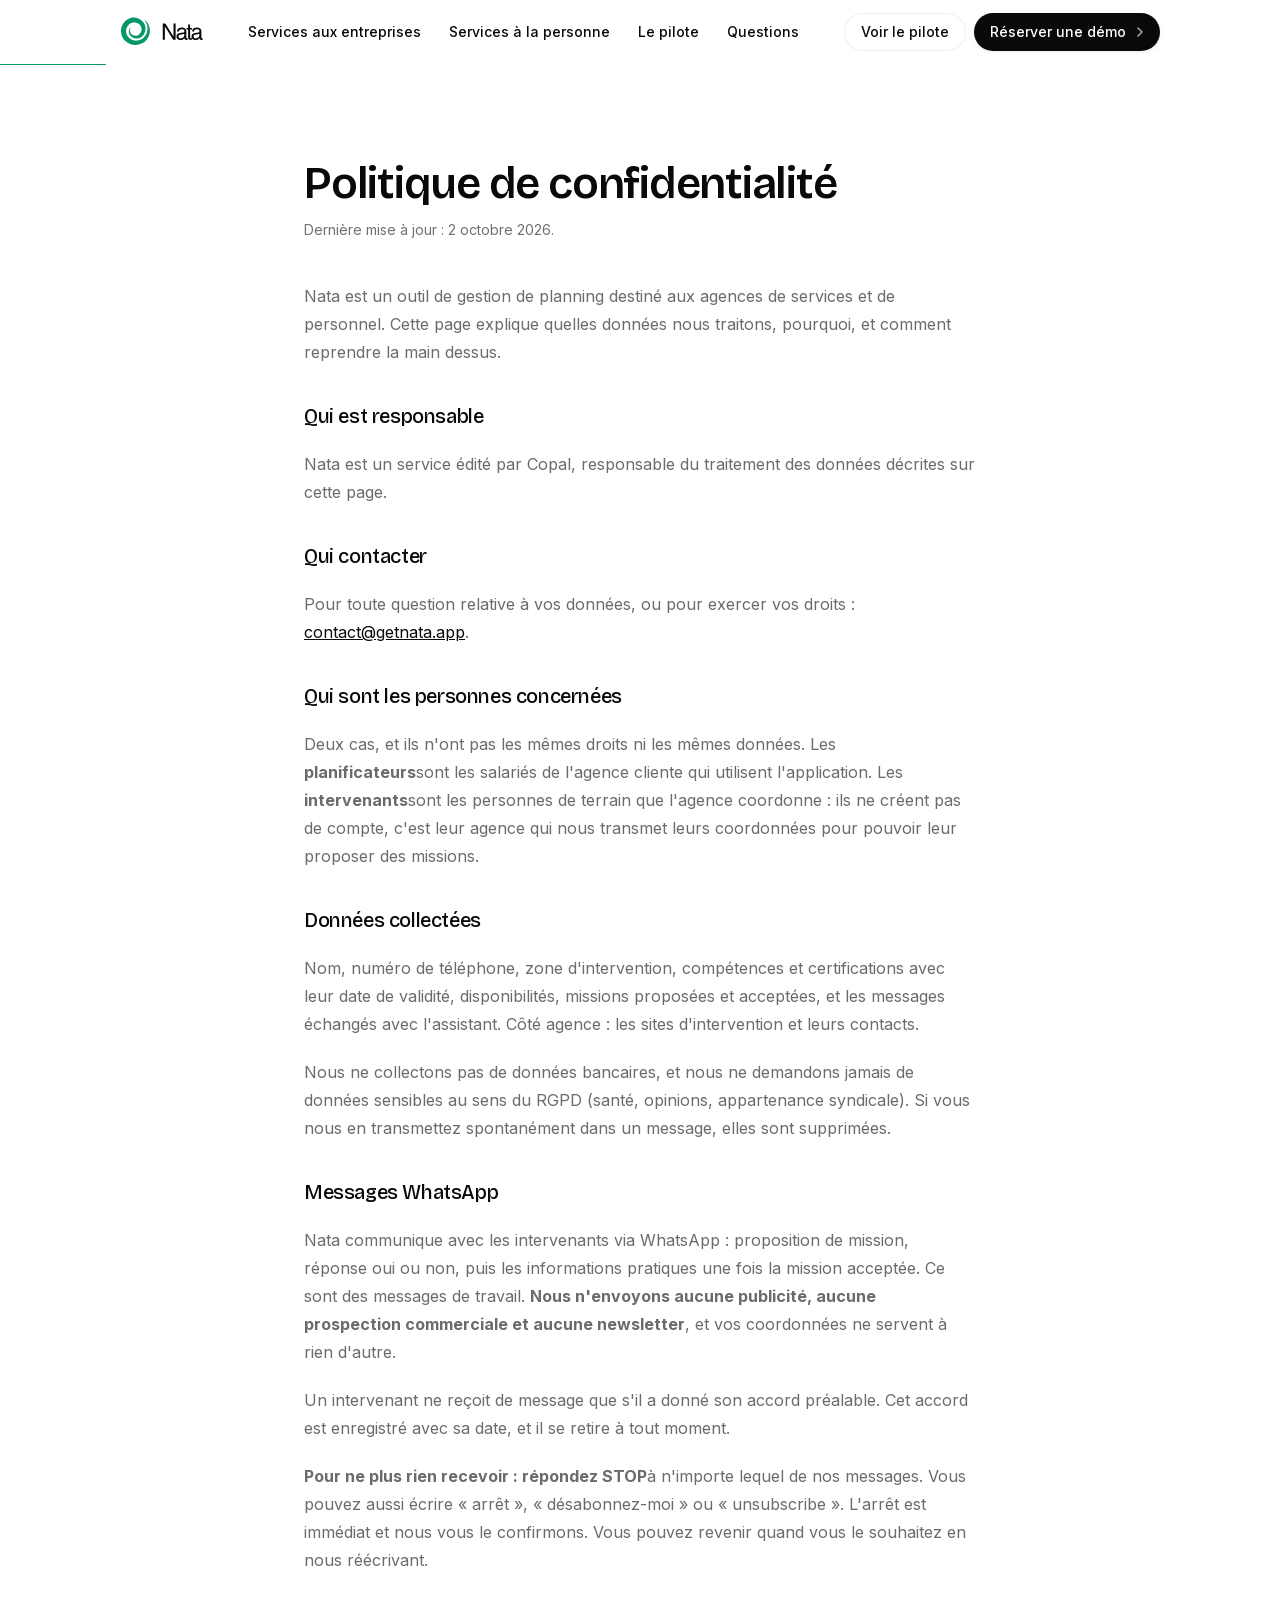
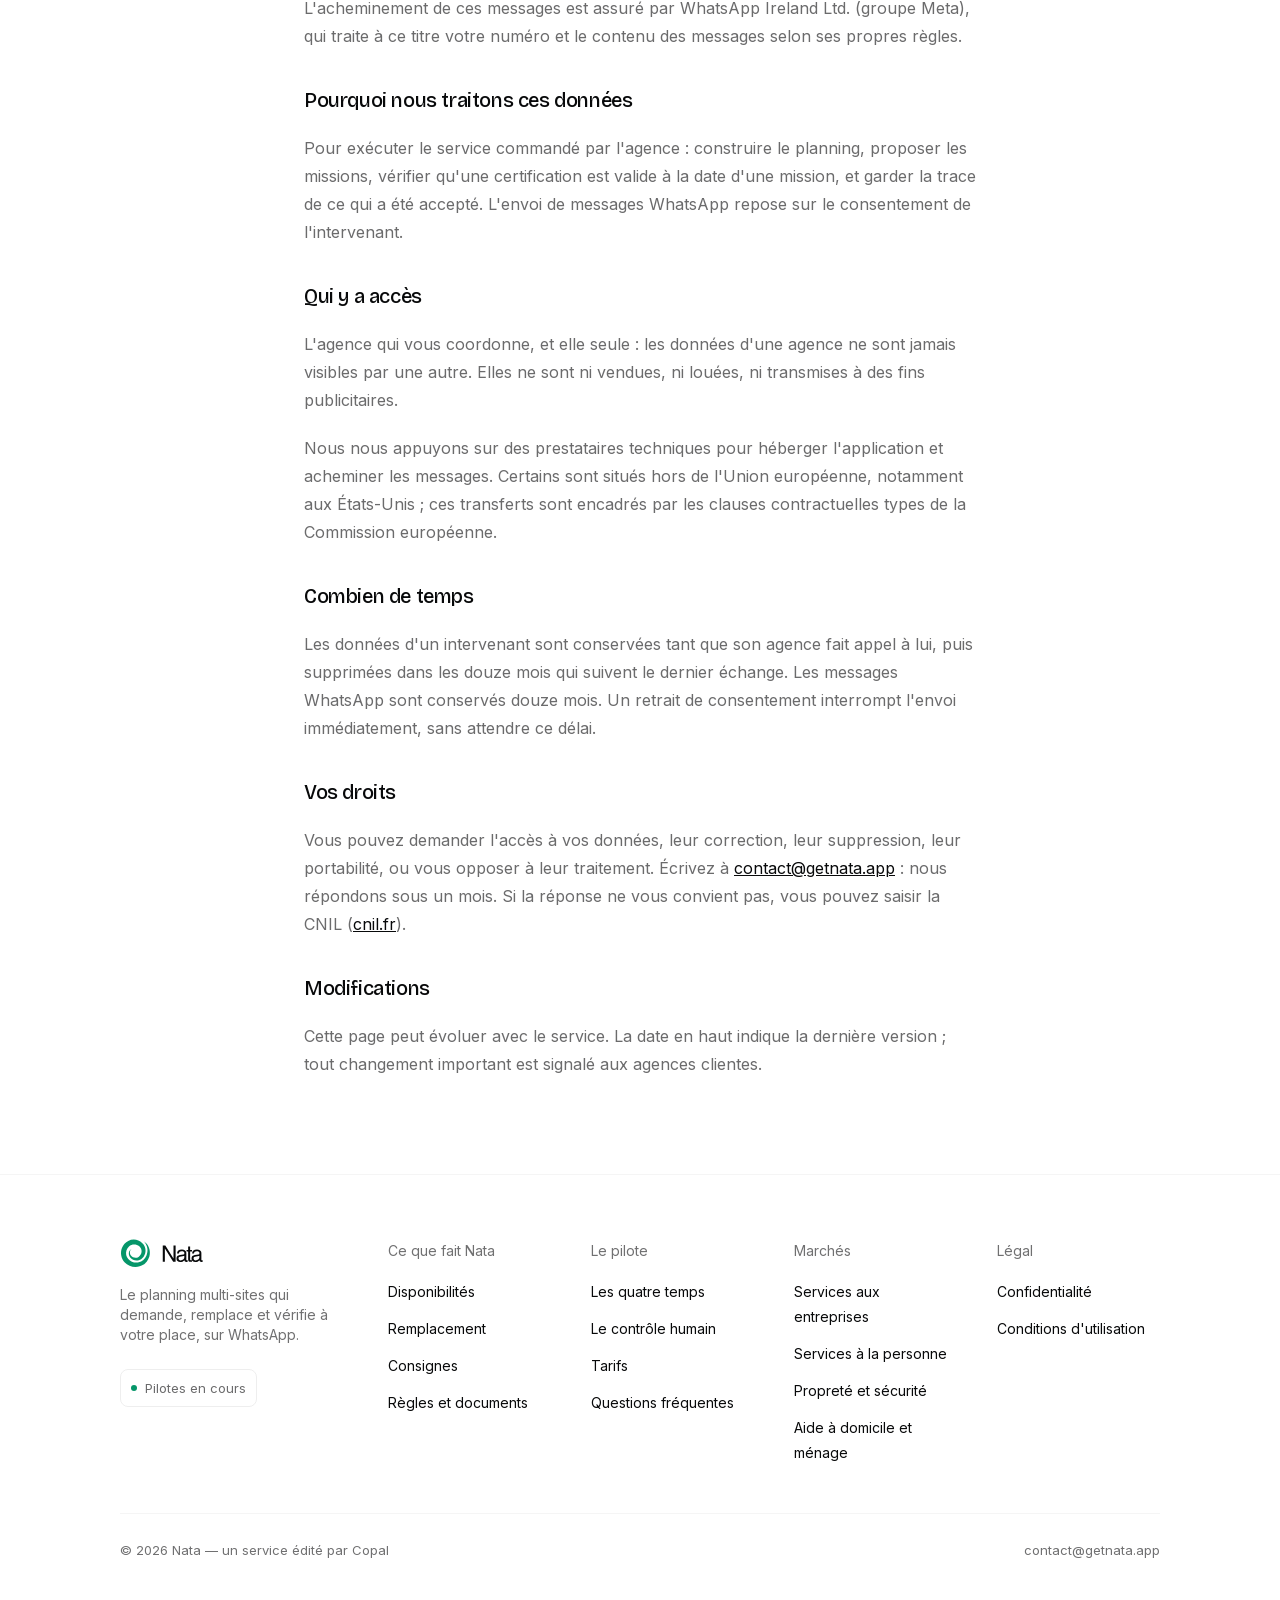
<file: privacy.html>
<!DOCTYPE html><html lang="fr" class="bricolage_grotesque_9b9d56d9-module__Iu48CG__variable inter_fc4b32d4-module__25o81W__variable geist_mono_1bf8cbf6-module__FlyLvG__variable h-full"><head><meta charSet="utf-8"/><meta name="viewport" content="width=device-width, initial-scale=1"/><link rel="preload" href="/_next/static/media/017d9bea37084d9b-s.p.41rroleoq1br7.woff2" as="font" crossorigin="" type="font/woff2"/><link rel="preload" href="/_next/static/media/1bffadaabf893a1e-s.p.3-6t-g6q0vh0a.woff2" as="font" crossorigin="" type="font/woff2"/><link rel="preload" href="/_next/static/media/26daee0352f50a5f-s.p.2e115y8-hourl.woff2" as="font" crossorigin="" type="font/woff2"/><link rel="preload" href="/_next/static/media/797e433ab948586e-s.p.0r6juujl39pe6.woff2" as="font" crossorigin="" type="font/woff2"/><link rel="preload" href="/_next/static/media/83afe278b6a6bb3c-s.p.2bn3s6zvc0dyp.woff2" as="font" crossorigin="" type="font/woff2"/><link rel="stylesheet" href="/_next/static/chunks/142b6r7b6co86.css" data-precedence="next"/><link rel="stylesheet" href="/_next/static/chunks/0vx3za6hocvt6.css" data-precedence="next"/><link rel="preload" as="script" fetchPriority="low" href="/_next/static/chunks/1jq4o6yq14o4c.js"/><script src="/_next/static/chunks/2f3fq2wx3uqua.js" async=""></script><script src="/_next/static/chunks/0fpa9k9m446xp.js" async=""></script><script src="/_next/static/chunks/3a0qr45-qvvt-.js" async=""></script><script src="/_next/static/chunks/turbopack-2fq5pqrzldl_u.js" async=""></script><script src="/_next/static/chunks/05-c3ty_6dwfk.js" async=""></script><script src="/_next/static/chunks/153tbw49q_1m9.js" async=""></script><script src="/_next/static/chunks/24feotllpnivf.js" async=""></script><meta name="next-size-adjust" content=""/><title>Politique de confidentialité · Nata</title><meta name="description" content="Nata est le planning des entreprises de services qui envoient des agents sur plusieurs sites : quand un agent manque, il prévient les remplaçants autorisés sur WhatsApp, confirme le premier qui accepte et met le planning à jour. Services aux entreprises et services à la personne."/><meta name="robots" content="noindex, nofollow"/><meta name="googlebot" content="noindex, nofollow"/><link rel="icon" href="/icon.png?icon.2t0whizlrz4rf.png" sizes="512x512" type="image/png"/><script src="/_next/static/chunks/0cz1d0mv5g_q7.js" noModule=""></script></head><body class="min-h-full flex flex-col"><div hidden=""><!--$--><!--/$--></div><div aria-hidden="true" class="fixed inset-x-0 top-[64px] z-[60] h-px origin-left bg-accent" style="transform:scaleX(0)"></div><header class="fixed inset-x-0 top-0 z-50 h-[65px] bg-bg/90 backdrop-blur-md border-b border-transparent" style="opacity:0;transform:translateY(-70px)"><div aria-hidden="true" class="pointer-events-none absolute inset-x-0 top-full h-[26px]" style="background:linear-gradient(to bottom, rgb(255 255 255 / 0.92), rgb(255 255 255 / 0))"></div><div class="wrap flex h-full items-center justify-between gap-3 lg:gap-8"><a href="#" class="flex shrink-0 items-center text-ink" aria-label="Nata, accueil"><svg viewBox="0 146 824 298" class="h-[30px] w-auto" role="img" aria-label="Nata"><path fill="#059669" d="M 238.398438 171.882812 C 260.996094 185.164062 278.597656 207.492188 287.855469 232.039062 C 296.058594 253.171875 298.523438 276.535156 295.640625 299.140625 C 295.417969 300.632812 294.886719 304.230469 294.648438 305.65625 C 294.394531 307.039062 293.617188 310.683594 293.320312 312.136719 C 293.101562 313.332031 292.558594 315.242188 292.265625 316.4375 C 291.550781 319.320312 290.722656 322.164062 289.78125 324.984375 C 284.710938 340.765625 276.804688 355.644531 266.816406 368.894531 C 264.101562 372.417969 260.957031 376.285156 257.90625 379.578125 C 256.128906 381.601562 253.148438 384.4375 251.214844 386.371094 C 250.007812 387.460938 247.035156 390.140625 245.863281 391.183594 C 244.707031 392.140625 241.464844 394.753906 240.25 395.738281 C 238.390625 397.121094 236.269531 398.628906 234.367188 399.980469 C 174.453125 440.730469 93.53125 429.90625 44.972656 376.554688 C 9.742188 337.800781 0.261719 281.261719 20.261719 232.925781 C 32.152344 204.140625 54.019531 179.339844 81.914062 165.238281 C 112.738281 149.609375 150.132812 147.832031 182.171875 160.804688 C 209.820312 171.839844 233.21875 193.25 245.132812 220.535156 C 264.824219 265.003906 250.507812 319.167969 209.597656 345.984375 C 175.207031 368.632812 127.519531 363.25 101.625 330.523438 C 87.515625 313.292969 83.339844 288.429688 92.128906 268.40625 C 95.832031 259.792969 101.800781 252.027344 109.5 246.660156 C 110.515625 245.898438 111.640625 245.257812 112.695312 244.59375 C 108.945312 248.601562 105.78125 253.117188 103.460938 258.066406 C 101.660156 261.875 100.308594 265.921875 99.511719 270.058594 C 96.628906 284.195312 100.011719 299.214844 108.683594 310.652344 C 126.175781 333.726562 159.851562 339.796875 184.425781 324.613281 C 221.558594 300.859375 224.863281 247.742188 191.710938 218.964844 C 163.039062 193.21875 117.710938 193.464844 89.285156 219.457031 C 78.207031 229.566406 69.695312 242.539062 64.886719 256.746094 C 54.652344 286.808594 60.9375 320.574219 81.847656 344.566406 C 118.097656 386.101562 180.679688 392.46875 224.847656 359.585938 C 224.847656 359.585938 227.664062 357.449219 227.664062 357.449219 C 228.515625 356.726562 230.894531 354.734375 231.730469 354.03125 C 244.46875 342.542969 255.097656 328.449219 262.210938 312.792969 C 283.898438 265.398438 274.214844 209.679688 238.398438 171.882812 Z M 238.398438 171.882812 " fill-opacity="1" fill-rule="nonzero"></path><g fill="currentColor" fill-opacity="1"><g transform="translate(406.718429, 371.586354)"><g><path d="M 124.828125 -161.09375 L 145.859375 -161.09375 L 145.859375 0 L 121.640625 0 L 39.453125 -130.1875 L 39.015625 -130.1875 L 39.015625 0 L 18.1875 0 L 18.1875 -161.09375 L 43.71875 -161.09375 L 124.390625 -31.015625 L 124.828125 -31.015625 Z M 124.828125 -161.09375 "></path></g></g></g><g fill="currentColor" fill-opacity="1"><g transform="translate(552.818552, 371.586354)"><g><path d="M 86.140625 -59.9375 C 84.671875 -58.40625 81.800781 -57.164062 77.53125 -56.21875 C 73.257812 -55.269531 65.28125 -54.03125 53.59375 -52.5 C 44.96875 -51.46875 38.628906 -49.34375 34.578125 -46.125 C 30.523438 -42.914062 28.5 -38.679688 28.5 -33.421875 C 28.5 -26.992188 30.210938 -21.988281 33.640625 -18.40625 C 37.078125 -14.832031 42.554688 -13.046875 50.078125 -13.046875 C 59.503906 -13.046875 67.867188 -15.726562 75.171875 -21.09375 C 82.484375 -26.46875 86.140625 -32.988281 86.140625 -40.65625 Z M 13.921875 -81.640625 C 14.359375 -94.867188 18.648438 -104.695312 26.796875 -111.125 C 34.941406 -117.550781 46.796875 -120.765625 62.359375 -120.765625 C 74.773438 -120.765625 85.179688 -117.953125 93.578125 -112.328125 C 101.984375 -106.703125 106.1875 -98.59375 106.1875 -88 L 106.1875 -20.390625 C 106.1875 -15.785156 108.269531 -13.484375 112.4375 -13.484375 C 114.113281 -13.484375 116.269531 -13.773438 118.90625 -14.359375 L 118.90625 0 C 115.320312 1.457031 111.59375 2.1875 107.71875 2.1875 C 101 2.1875 95.992188 0.742188 92.703125 -2.140625 C 89.421875 -5.023438 87.707031 -9.535156 87.5625 -15.671875 C 76.3125 -2.960938 62.175781 3.390625 45.15625 3.390625 C 34.050781 3.390625 25.132812 0.25 18.40625 -6.03125 C 11.6875 -12.3125 8.328125 -20.492188 8.328125 -30.578125 C 8.328125 -40.878906 11.25 -49.207031 17.09375 -55.5625 C 22.9375 -61.914062 31.445312 -65.75 42.625 -67.0625 L 77.484375 -71.34375 C 83.765625 -72.289062 86.90625 -76.929688 86.90625 -85.265625 C 86.90625 -91.398438 84.617188 -96.109375 80.046875 -99.390625 C 75.484375 -102.679688 68.5625 -104.328125 59.28125 -104.328125 C 51.03125 -104.328125 44.691406 -102.5 40.265625 -98.84375 C 35.847656 -95.195312 33.203125 -89.460938 32.328125 -81.640625 Z M 13.921875 -81.640625 "></path></g></g></g><g fill="currentColor" fill-opacity="1"><g transform="translate(658.151303, 371.586354)"><g><path d="M 38.578125 -101.046875 L 38.578125 -24.65625 C 38.578125 -21.664062 39.394531 -19.382812 41.03125 -17.8125 C 42.675781 -16.238281 45.617188 -15.453125 49.859375 -15.453125 L 57.421875 -15.453125 L 57.421875 0 C 50.265625 1.019531 45.332031 1.53125 42.625 1.53125 C 34.375 1.53125 28.347656 -0.4375 24.546875 -4.375 C 20.742188 -8.320312 18.84375 -14.71875 18.84375 -23.5625 L 18.84375 -101.046875 L 2.953125 -101.046875 L 2.953125 -117.375 L 18.84375 -117.375 L 18.84375 -150.140625 L 38.578125 -150.140625 L 38.578125 -117.375 L 57.421875 -117.375 L 57.421875 -101.046875 Z M 38.578125 -101.046875 "></path></g></g></g><g fill="currentColor" fill-opacity="1"><g transform="translate(702.333011, 371.586354)"><g><path d="M 86.140625 -59.9375 C 84.671875 -58.40625 81.800781 -57.164062 77.53125 -56.21875 C 73.257812 -55.269531 65.28125 -54.03125 53.59375 -52.5 C 44.96875 -51.46875 38.628906 -49.34375 34.578125 -46.125 C 30.523438 -42.914062 28.5 -38.679688 28.5 -33.421875 C 28.5 -26.992188 30.210938 -21.988281 33.640625 -18.40625 C 37.078125 -14.832031 42.554688 -13.046875 50.078125 -13.046875 C 59.503906 -13.046875 67.867188 -15.726562 75.171875 -21.09375 C 82.484375 -26.46875 86.140625 -32.988281 86.140625 -40.65625 Z M 13.921875 -81.640625 C 14.359375 -94.867188 18.648438 -104.695312 26.796875 -111.125 C 34.941406 -117.550781 46.796875 -120.765625 62.359375 -120.765625 C 74.773438 -120.765625 85.179688 -117.953125 93.578125 -112.328125 C 101.984375 -106.703125 106.1875 -98.59375 106.1875 -88 L 106.1875 -20.390625 C 106.1875 -15.785156 108.269531 -13.484375 112.4375 -13.484375 C 114.113281 -13.484375 116.269531 -13.773438 118.90625 -14.359375 L 118.90625 0 C 115.320312 1.457031 111.59375 2.1875 107.71875 2.1875 C 101 2.1875 95.992188 0.742188 92.703125 -2.140625 C 89.421875 -5.023438 87.707031 -9.535156 87.5625 -15.671875 C 76.3125 -2.960938 62.175781 3.390625 45.15625 3.390625 C 34.050781 3.390625 25.132812 0.25 18.40625 -6.03125 C 11.6875 -12.3125 8.328125 -20.492188 8.328125 -30.578125 C 8.328125 -40.878906 11.25 -49.207031 17.09375 -55.5625 C 22.9375 -61.914062 31.445312 -65.75 42.625 -67.0625 L 77.484375 -71.34375 C 83.765625 -72.289062 86.90625 -76.929688 86.90625 -85.265625 C 86.90625 -91.398438 84.617188 -96.109375 80.046875 -99.390625 C 75.484375 -102.679688 68.5625 -104.328125 59.28125 -104.328125 C 51.03125 -104.328125 44.691406 -102.5 40.265625 -98.84375 C 35.847656 -95.195312 33.203125 -89.460938 32.328125 -81.640625 Z M 13.921875 -81.640625 "></path></g></g></g></svg></a><nav class="hidden items-center gap-1 lg:flex"><a href="/services-aux-entreprises" class="flex items-center gap-1 rounded-full px-3 py-1.5 text-[14px] font-medium text-ink transition-colors duration-150 ease-out hover:bg-surface">Services aux entreprises</a><a href="/services-a-la-personne" class="flex items-center gap-1 rounded-full px-3 py-1.5 text-[14px] font-medium text-ink transition-colors duration-150 ease-out hover:bg-surface">Services à la personne</a><a href="/#methode" class="flex items-center gap-1 rounded-full px-3 py-1.5 text-[14px] font-medium text-ink transition-colors duration-150 ease-out hover:bg-surface">Le pilote</a><a href="/#faq" class="flex items-center gap-1 rounded-full px-3 py-1.5 text-[14px] font-medium text-ink transition-colors duration-150 ease-out hover:bg-surface">Questions</a></nav><div class="flex shrink-0 items-center gap-2"><span class="hidden lg:block"><a href="/#methode" class="inline-flex shrink-0 items-center gap-2 rounded-full border border-line bg-bg font-medium text-ink transition-[background-color,transform,box-shadow] duration-150 ease-out hover:bg-surface hover:shadow-[var(--shadow-sm)] active:scale-[0.97] active:duration-75 h-[38px] px-4 text-[14px]">Voir le pilote</a></span><span class="hidden sm:block"><a href="/#contact" class="inline-flex shrink-0 items-center gap-1.5 rounded-full bg-ink font-medium text-white shadow-[var(--shadow-sm)] transition-[opacity,transform,box-shadow] duration-150 ease-out hover:opacity-90 hover:shadow-[var(--shadow-md)] active:scale-[0.97] active:duration-75 h-[38px] pl-4 pr-3 text-[14px]">Réserver une démo<svg xmlns="http://www.w3.org/2000/svg" width="24" height="24" viewBox="0 0 24 24" fill="none" stroke="currentColor" stroke-width="2" stroke-linecap="round" stroke-linejoin="round" class="lucide lucide-chevron-right size-4 opacity-70" aria-hidden="true"><path d="m9 18 6-6-6-6"></path></svg></a></span><button type="button" aria-expanded="false" aria-label="Ouvrir le menu" class="flex size-[38px] items-center justify-center rounded-full border border-line text-ink lg:hidden"><svg xmlns="http://www.w3.org/2000/svg" width="24" height="24" viewBox="0 0 24 24" fill="none" stroke="currentColor" stroke-width="2" stroke-linecap="round" stroke-linejoin="round" class="lucide lucide-menu size-4" aria-hidden="true"><path d="M4 5h16"></path><path d="M4 12h16"></path><path d="M4 19h16"></path></svg></button></div></div></header><div class="fixed inset-x-3 bottom-3 z-40 transition-[opacity,transform] duration-300 ease-out lg:hidden pointer-events-none translate-y-4 opacity-0"><a href="/#contact" class="flex h-[52px] items-center justify-center rounded-full bg-ink text-[16px] font-medium text-white shadow-[0_10px_30px_-10px_rgba(8,9,10,0.5)]">Réserver une démo</a></div><main class="flex-1 pt-[65px]"><div class="wrap relative z-[1] max-w-[720px] py-[96px]"><h1 class="t-display text-[44px] text-ink">Politique de confidentialité</h1><p class="mt-3 text-[14px] text-ink-45">Dernière mise à jour : 2 octobre 2026.</p><div class="mt-10 space-y-5 text-[16px] leading-7 text-ink-60"><p>Nata est un outil de gestion de planning destiné aux agences de services et de personnel. Cette page explique quelles données nous traitons, pourquoi, et comment reprendre la main dessus.</p><h2 class="pt-4 text-[20px] font-medium text-ink">Qui est responsable</h2><p>Nata est un service édité par Copal, responsable du traitement des données décrites sur cette page.</p><h2 class="pt-4 text-[20px] font-medium text-ink">Qui contacter</h2><p>Pour toute question relative à vos données, ou pour exercer vos droits :<!-- --> <a class="text-ink underline" href="mailto:contact@getnata.app">contact@getnata.app</a>.</p><h2 class="pt-4 text-[20px] font-medium text-ink">Qui sont les personnes concernées</h2><p>Deux cas, et ils n&#x27;ont pas les mêmes droits ni les mêmes données. Les<!-- --> <strong>planificateurs</strong>sont les salariés de l&#x27;agence cliente qui utilisent l&#x27;application. Les <strong>intervenants</strong>sont les personnes de terrain que l&#x27;agence coordonne : ils ne créent pas de compte, c&#x27;est leur agence qui nous transmet leurs coordonnées pour pouvoir leur proposer des missions.</p><h2 class="pt-4 text-[20px] font-medium text-ink">Données collectées</h2><p>Nom, numéro de téléphone, zone d&#x27;intervention, compétences et certifications avec leur date de validité, disponibilités, missions proposées et acceptées, et les messages échangés avec l&#x27;assistant. Côté agence : les sites d&#x27;intervention et leurs contacts.</p><p>Nous ne collectons pas de données bancaires, et nous ne demandons jamais de données sensibles au sens du RGPD (santé, opinions, appartenance syndicale). Si vous nous en transmettez spontanément dans un message, elles sont supprimées.</p><h2 class="pt-4 text-[20px] font-medium text-ink">Messages WhatsApp</h2><p>Nata communique avec les intervenants via WhatsApp : proposition de mission, réponse oui ou non, puis les informations pratiques une fois la mission acceptée. Ce sont des messages de travail. <strong>Nous n&#x27;envoyons aucune publicité, aucune prospection commerciale et aucune newsletter</strong>, et vos coordonnées ne servent à rien d&#x27;autre.</p><p>Un intervenant ne reçoit de message que s&#x27;il a donné son accord préalable. Cet accord est enregistré avec sa date, et il se retire à tout moment.</p><p><strong>Pour ne plus rien recevoir : répondez STOP</strong>à n&#x27;importe lequel de nos messages. Vous pouvez aussi écrire « arrêt », « désabonnez-moi » ou « unsubscribe ». L&#x27;arrêt est immédiat et nous vous le confirmons. Vous pouvez revenir quand vous le souhaitez en nous réécrivant.</p><p>L&#x27;acheminement de ces messages est assuré par WhatsApp Ireland Ltd. (groupe Meta), qui traite à ce titre votre numéro et le contenu des messages selon ses propres règles.</p><h2 class="pt-4 text-[20px] font-medium text-ink">Pourquoi nous traitons ces données</h2><p>Pour exécuter le service commandé par l&#x27;agence : construire le planning, proposer les missions, vérifier qu&#x27;une certification est valide à la date d&#x27;une mission, et garder la trace de ce qui a été accepté. L&#x27;envoi de messages WhatsApp repose sur le consentement de l&#x27;intervenant.</p><h2 class="pt-4 text-[20px] font-medium text-ink">Qui y a accès</h2><p>L&#x27;agence qui vous coordonne, et elle seule : les données d&#x27;une agence ne sont jamais visibles par une autre. Elles ne sont ni vendues, ni louées, ni transmises à des fins publicitaires.</p><p>Nous nous appuyons sur des prestataires techniques pour héberger l&#x27;application et acheminer les messages. Certains sont situés hors de l&#x27;Union européenne, notamment aux États-Unis ; ces transferts sont encadrés par les clauses contractuelles types de la Commission européenne.</p><h2 class="pt-4 text-[20px] font-medium text-ink">Combien de temps</h2><p>Les données d&#x27;un intervenant sont conservées tant que son agence fait appel à lui, puis supprimées dans les douze mois qui suivent le dernier échange. Les messages WhatsApp sont conservés douze mois. Un retrait de consentement interrompt l&#x27;envoi immédiatement, sans attendre ce délai.</p><h2 class="pt-4 text-[20px] font-medium text-ink">Vos droits</h2><p>Vous pouvez demander l&#x27;accès à vos données, leur correction, leur suppression, leur portabilité, ou vous opposer à leur traitement. Écrivez à<!-- --> <a class="text-ink underline" href="mailto:contact@getnata.app">contact@getnata.app</a> <!-- -->: nous répondons sous un mois. Si la réponse ne vous convient pas, vous pouvez saisir la CNIL (<a class="text-ink underline" href="https://www.cnil.fr" rel="noopener noreferrer">cnil.fr</a>).</p><h2 class="pt-4 text-[20px] font-medium text-ink">Modifications</h2><p>Cette page peut évoluer avec le service. La date en haut indique la dernière version ; tout changement important est signalé aux agences clientes.</p></div></div></main><footer class="rails relative border-t border-line-soft"><div class="wrap relative z-[1] pb-10 pt-16"><div class="grid grid-cols-2 gap-x-6 gap-y-10 md:grid-cols-3 lg:grid-cols-[1.4fr_repeat(4,1fr)] lg:gap-10"><div class="col-span-2 md:col-span-3 lg:col-span-1"><div class="text-ink"><svg viewBox="0 146 824 298" class="h-[30px] w-auto" role="img" aria-label="Nata"><path fill="#059669" d="M 238.398438 171.882812 C 260.996094 185.164062 278.597656 207.492188 287.855469 232.039062 C 296.058594 253.171875 298.523438 276.535156 295.640625 299.140625 C 295.417969 300.632812 294.886719 304.230469 294.648438 305.65625 C 294.394531 307.039062 293.617188 310.683594 293.320312 312.136719 C 293.101562 313.332031 292.558594 315.242188 292.265625 316.4375 C 291.550781 319.320312 290.722656 322.164062 289.78125 324.984375 C 284.710938 340.765625 276.804688 355.644531 266.816406 368.894531 C 264.101562 372.417969 260.957031 376.285156 257.90625 379.578125 C 256.128906 381.601562 253.148438 384.4375 251.214844 386.371094 C 250.007812 387.460938 247.035156 390.140625 245.863281 391.183594 C 244.707031 392.140625 241.464844 394.753906 240.25 395.738281 C 238.390625 397.121094 236.269531 398.628906 234.367188 399.980469 C 174.453125 440.730469 93.53125 429.90625 44.972656 376.554688 C 9.742188 337.800781 0.261719 281.261719 20.261719 232.925781 C 32.152344 204.140625 54.019531 179.339844 81.914062 165.238281 C 112.738281 149.609375 150.132812 147.832031 182.171875 160.804688 C 209.820312 171.839844 233.21875 193.25 245.132812 220.535156 C 264.824219 265.003906 250.507812 319.167969 209.597656 345.984375 C 175.207031 368.632812 127.519531 363.25 101.625 330.523438 C 87.515625 313.292969 83.339844 288.429688 92.128906 268.40625 C 95.832031 259.792969 101.800781 252.027344 109.5 246.660156 C 110.515625 245.898438 111.640625 245.257812 112.695312 244.59375 C 108.945312 248.601562 105.78125 253.117188 103.460938 258.066406 C 101.660156 261.875 100.308594 265.921875 99.511719 270.058594 C 96.628906 284.195312 100.011719 299.214844 108.683594 310.652344 C 126.175781 333.726562 159.851562 339.796875 184.425781 324.613281 C 221.558594 300.859375 224.863281 247.742188 191.710938 218.964844 C 163.039062 193.21875 117.710938 193.464844 89.285156 219.457031 C 78.207031 229.566406 69.695312 242.539062 64.886719 256.746094 C 54.652344 286.808594 60.9375 320.574219 81.847656 344.566406 C 118.097656 386.101562 180.679688 392.46875 224.847656 359.585938 C 224.847656 359.585938 227.664062 357.449219 227.664062 357.449219 C 228.515625 356.726562 230.894531 354.734375 231.730469 354.03125 C 244.46875 342.542969 255.097656 328.449219 262.210938 312.792969 C 283.898438 265.398438 274.214844 209.679688 238.398438 171.882812 Z M 238.398438 171.882812 " fill-opacity="1" fill-rule="nonzero"></path><g fill="currentColor" fill-opacity="1"><g transform="translate(406.718429, 371.586354)"><g><path d="M 124.828125 -161.09375 L 145.859375 -161.09375 L 145.859375 0 L 121.640625 0 L 39.453125 -130.1875 L 39.015625 -130.1875 L 39.015625 0 L 18.1875 0 L 18.1875 -161.09375 L 43.71875 -161.09375 L 124.390625 -31.015625 L 124.828125 -31.015625 Z M 124.828125 -161.09375 "></path></g></g></g><g fill="currentColor" fill-opacity="1"><g transform="translate(552.818552, 371.586354)"><g><path d="M 86.140625 -59.9375 C 84.671875 -58.40625 81.800781 -57.164062 77.53125 -56.21875 C 73.257812 -55.269531 65.28125 -54.03125 53.59375 -52.5 C 44.96875 -51.46875 38.628906 -49.34375 34.578125 -46.125 C 30.523438 -42.914062 28.5 -38.679688 28.5 -33.421875 C 28.5 -26.992188 30.210938 -21.988281 33.640625 -18.40625 C 37.078125 -14.832031 42.554688 -13.046875 50.078125 -13.046875 C 59.503906 -13.046875 67.867188 -15.726562 75.171875 -21.09375 C 82.484375 -26.46875 86.140625 -32.988281 86.140625 -40.65625 Z M 13.921875 -81.640625 C 14.359375 -94.867188 18.648438 -104.695312 26.796875 -111.125 C 34.941406 -117.550781 46.796875 -120.765625 62.359375 -120.765625 C 74.773438 -120.765625 85.179688 -117.953125 93.578125 -112.328125 C 101.984375 -106.703125 106.1875 -98.59375 106.1875 -88 L 106.1875 -20.390625 C 106.1875 -15.785156 108.269531 -13.484375 112.4375 -13.484375 C 114.113281 -13.484375 116.269531 -13.773438 118.90625 -14.359375 L 118.90625 0 C 115.320312 1.457031 111.59375 2.1875 107.71875 2.1875 C 101 2.1875 95.992188 0.742188 92.703125 -2.140625 C 89.421875 -5.023438 87.707031 -9.535156 87.5625 -15.671875 C 76.3125 -2.960938 62.175781 3.390625 45.15625 3.390625 C 34.050781 3.390625 25.132812 0.25 18.40625 -6.03125 C 11.6875 -12.3125 8.328125 -20.492188 8.328125 -30.578125 C 8.328125 -40.878906 11.25 -49.207031 17.09375 -55.5625 C 22.9375 -61.914062 31.445312 -65.75 42.625 -67.0625 L 77.484375 -71.34375 C 83.765625 -72.289062 86.90625 -76.929688 86.90625 -85.265625 C 86.90625 -91.398438 84.617188 -96.109375 80.046875 -99.390625 C 75.484375 -102.679688 68.5625 -104.328125 59.28125 -104.328125 C 51.03125 -104.328125 44.691406 -102.5 40.265625 -98.84375 C 35.847656 -95.195312 33.203125 -89.460938 32.328125 -81.640625 Z M 13.921875 -81.640625 "></path></g></g></g><g fill="currentColor" fill-opacity="1"><g transform="translate(658.151303, 371.586354)"><g><path d="M 38.578125 -101.046875 L 38.578125 -24.65625 C 38.578125 -21.664062 39.394531 -19.382812 41.03125 -17.8125 C 42.675781 -16.238281 45.617188 -15.453125 49.859375 -15.453125 L 57.421875 -15.453125 L 57.421875 0 C 50.265625 1.019531 45.332031 1.53125 42.625 1.53125 C 34.375 1.53125 28.347656 -0.4375 24.546875 -4.375 C 20.742188 -8.320312 18.84375 -14.71875 18.84375 -23.5625 L 18.84375 -101.046875 L 2.953125 -101.046875 L 2.953125 -117.375 L 18.84375 -117.375 L 18.84375 -150.140625 L 38.578125 -150.140625 L 38.578125 -117.375 L 57.421875 -117.375 L 57.421875 -101.046875 Z M 38.578125 -101.046875 "></path></g></g></g><g fill="currentColor" fill-opacity="1"><g transform="translate(702.333011, 371.586354)"><g><path d="M 86.140625 -59.9375 C 84.671875 -58.40625 81.800781 -57.164062 77.53125 -56.21875 C 73.257812 -55.269531 65.28125 -54.03125 53.59375 -52.5 C 44.96875 -51.46875 38.628906 -49.34375 34.578125 -46.125 C 30.523438 -42.914062 28.5 -38.679688 28.5 -33.421875 C 28.5 -26.992188 30.210938 -21.988281 33.640625 -18.40625 C 37.078125 -14.832031 42.554688 -13.046875 50.078125 -13.046875 C 59.503906 -13.046875 67.867188 -15.726562 75.171875 -21.09375 C 82.484375 -26.46875 86.140625 -32.988281 86.140625 -40.65625 Z M 13.921875 -81.640625 C 14.359375 -94.867188 18.648438 -104.695312 26.796875 -111.125 C 34.941406 -117.550781 46.796875 -120.765625 62.359375 -120.765625 C 74.773438 -120.765625 85.179688 -117.953125 93.578125 -112.328125 C 101.984375 -106.703125 106.1875 -98.59375 106.1875 -88 L 106.1875 -20.390625 C 106.1875 -15.785156 108.269531 -13.484375 112.4375 -13.484375 C 114.113281 -13.484375 116.269531 -13.773438 118.90625 -14.359375 L 118.90625 0 C 115.320312 1.457031 111.59375 2.1875 107.71875 2.1875 C 101 2.1875 95.992188 0.742188 92.703125 -2.140625 C 89.421875 -5.023438 87.707031 -9.535156 87.5625 -15.671875 C 76.3125 -2.960938 62.175781 3.390625 45.15625 3.390625 C 34.050781 3.390625 25.132812 0.25 18.40625 -6.03125 C 11.6875 -12.3125 8.328125 -20.492188 8.328125 -30.578125 C 8.328125 -40.878906 11.25 -49.207031 17.09375 -55.5625 C 22.9375 -61.914062 31.445312 -65.75 42.625 -67.0625 L 77.484375 -71.34375 C 83.765625 -72.289062 86.90625 -76.929688 86.90625 -85.265625 C 86.90625 -91.398438 84.617188 -96.109375 80.046875 -99.390625 C 75.484375 -102.679688 68.5625 -104.328125 59.28125 -104.328125 C 51.03125 -104.328125 44.691406 -102.5 40.265625 -98.84375 C 35.847656 -95.195312 33.203125 -89.460938 32.328125 -81.640625 Z M 13.921875 -81.640625 "></path></g></g></g></svg></div><p class="mt-4 max-w-[30ch] text-[14px] leading-5 text-ink-45">Le planning multi-sites qui demande, remplace et vérifie à votre place, sur WhatsApp.</p><span class="mt-6 inline-flex items-center gap-2 rounded-[8px] border border-line px-2.5 py-1.5 text-[13px] text-ink-60"><span class="size-1.5 rounded-full bg-accent"></span>Pilotes en cours</span></div><div><p class="text-[14px] text-ink-45">Ce que fait Nata</p><ul class="mt-4 space-y-3"><li><a href="/#whatsapp" class="text-[14px] text-ink transition-opacity duration-100 hover:opacity-60">Disponibilités</a></li><li><a href="/#whatsapp" class="text-[14px] text-ink transition-opacity duration-100 hover:opacity-60">Remplacement</a></li><li><a href="/#whatsapp" class="text-[14px] text-ink transition-opacity duration-100 hover:opacity-60">Consignes</a></li><li><a href="/#controle" class="text-[14px] text-ink transition-opacity duration-100 hover:opacity-60">Règles et documents</a></li></ul></div><div><p class="text-[14px] text-ink-45">Le pilote</p><ul class="mt-4 space-y-3"><li><a href="/#methode" class="text-[14px] text-ink transition-opacity duration-100 hover:opacity-60">Les quatre temps</a></li><li><a href="/#controle" class="text-[14px] text-ink transition-opacity duration-100 hover:opacity-60">Le contrôle humain</a></li><li><a href="/#contact" class="text-[14px] text-ink transition-opacity duration-100 hover:opacity-60">Tarifs</a></li><li><a href="/#faq" class="text-[14px] text-ink transition-opacity duration-100 hover:opacity-60">Questions fréquentes</a></li></ul></div><div><p class="text-[14px] text-ink-45">Marchés</p><ul class="mt-4 space-y-3"><li><a href="/services-aux-entreprises" class="text-[14px] text-ink transition-opacity duration-100 hover:opacity-60">Services aux entreprises</a></li><li><a href="/services-a-la-personne" class="text-[14px] text-ink transition-opacity duration-100 hover:opacity-60">Services à la personne</a></li><li><a href="/services-aux-entreprises#metiers" class="text-[14px] text-ink transition-opacity duration-100 hover:opacity-60">Propreté et sécurité</a></li><li><a href="/services-a-la-personne#metiers" class="text-[14px] text-ink transition-opacity duration-100 hover:opacity-60">Aide à domicile et ménage</a></li></ul></div><div><p class="text-[14px] text-ink-45">Légal</p><ul class="mt-4 space-y-3"><li><a href="/privacy" class="text-[14px] text-ink transition-opacity duration-100 hover:opacity-60">Confidentialité</a></li><li><a href="/terms" class="text-[14px] text-ink transition-opacity duration-100 hover:opacity-60">Conditions d&#x27;utilisation</a></li></ul></div></div><div class="mt-12 flex flex-col gap-2 border-t border-line-soft pt-6 sm:flex-row sm:items-center sm:justify-between"><p class="text-[13px] text-ink-45">© 2026 Nata — un service édité par Copal</p><p class="text-[13px] text-ink-45">contact@getnata.app</p></div></div></footer><!--$--><!--/$--><script src="/_next/static/chunks/1jq4o6yq14o4c.js" id="_R_" async=""></script><script>(self.__next_f=self.__next_f||[]).push([0])</script><script>self.__next_f.push([1,"1:\"$Sreact.fragment\"\n2:I[39756,[\"/_next/static/chunks/05-c3ty_6dwfk.js\",\"/_next/static/chunks/153tbw49q_1m9.js\"],\"default\"]\n3:I[37457,[\"/_next/static/chunks/05-c3ty_6dwfk.js\",\"/_next/static/chunks/153tbw49q_1m9.js\"],\"default\"]\n4:I[17535,[\"/_next/static/chunks/05-c3ty_6dwfk.js\",\"/_next/static/chunks/153tbw49q_1m9.js\",\"/_next/static/chunks/24feotllpnivf.js\"],\"Nav\"]\n5:I[58820,[\"/_next/static/chunks/05-c3ty_6dwfk.js\",\"/_next/static/chunks/153tbw49q_1m9.js\",\"/_next/static/chunks/24feotllpnivf.js\"],\"Wrap\"]\n1e:I[68027,[\"/_next/static/chunks/05-c3ty_6dwfk.js\",\"/_next/static/chunks/153tbw49q_1m9.js\"],\"default\",1]\n:HL[\"/_next/static/chunks/142b6r7b6co86.css\",\"style\"]\n:HL[\"/_next/static/chunks/0vx3za6hocvt6.css\",\"style\"]\n:HL[\"/_next/static/media/017d9bea37084d9b-s.p.41rroleoq1br7.woff2\",\"font\",{\"crossOrigin\":\"\",\"type\":\"font/woff2\"}]\n:HL[\"/_next/static/media/1bffadaabf893a1e-s.p.3-6t-g6q0vh0a.woff2\",\"font\",{\"crossOrigin\":\"\",\"type\":\"font/woff2\"}]\n:HL[\"/_next/static/media/26daee0352f50a5f-s.p.2e115y8-hourl.woff2\",\"font\",{\"crossOrigin\":\"\",\"type\":\"font/woff2\"}]\n:HL[\"/_next/static/media/797e433ab948586e-s.p.0r6juujl39pe6.woff2\",\"font\",{\"crossOrigin\":\"\",\"type\":\"font/woff2\"}]\n:HL[\"/_next/static/media/83afe278b6a6bb3c-s.p.2bn3s6zvc0dyp.woff2\",\"font\",{\"crossOrigin\":\"\",\"type\":\"font/woff2\"}]\n"])</script><script>self.__next_f.push([1,"0:{\"P\":null,\"c\":[\"\",\"privacy\"],\"q\":\"\",\"i\":false,\"f\":[[[\"\",{\"children\":[\"privacy\",{\"children\":[\"__PAGE__\",{}]}]},\"$undefined\",\"$undefined\",16],[[\"$\",\"$1\",\"c\",{\"children\":[[[\"$\",\"link\",\"0\",{\"rel\":\"stylesheet\",\"href\":\"/_next/static/chunks/142b6r7b6co86.css\",\"precedence\":\"next\",\"crossOrigin\":\"$undefined\",\"nonce\":\"$undefined\"}],[\"$\",\"link\",\"1\",{\"rel\":\"stylesheet\",\"href\":\"/_next/static/chunks/0vx3za6hocvt6.css\",\"precedence\":\"next\",\"crossOrigin\":\"$undefined\",\"nonce\":\"$undefined\"}],[\"$\",\"script\",\"script-0\",{\"src\":\"/_next/static/chunks/05-c3ty_6dwfk.js\",\"async\":true,\"nonce\":\"$undefined\"}],[\"$\",\"script\",\"script-1\",{\"src\":\"/_next/static/chunks/153tbw49q_1m9.js\",\"async\":true,\"nonce\":\"$undefined\"}]],[\"$\",\"html\",null,{\"lang\":\"fr\",\"className\":\"bricolage_grotesque_9b9d56d9-module__Iu48CG__variable inter_fc4b32d4-module__25o81W__variable geist_mono_1bf8cbf6-module__FlyLvG__variable h-full\",\"children\":[\"$\",\"body\",null,{\"className\":\"min-h-full flex flex-col\",\"children\":[\"$\",\"$L2\",null,{\"parallelRouterKey\":\"children\",\"error\":\"$undefined\",\"errorStyles\":\"$undefined\",\"errorScripts\":\"$undefined\",\"template\":[\"$\",\"$L3\",null,{}],\"templateStyles\":\"$undefined\",\"templateScripts\":\"$undefined\",\"notFound\":[[[\"$\",\"title\",null,{\"children\":\"404: This page could not be found.\"}],[\"$\",\"div\",null,{\"style\":{\"fontFamily\":\"system-ui,\\\"Segoe UI\\\",Roboto,Helvetica,Arial,sans-serif,\\\"Apple Color Emoji\\\",\\\"Segoe UI Emoji\\\"\",\"height\":\"100vh\",\"textAlign\":\"center\",\"display\":\"flex\",\"flexDirection\":\"column\",\"alignItems\":\"center\",\"justifyContent\":\"center\"},\"children\":[\"$\",\"div\",null,{\"children\":[[\"$\",\"style\",null,{\"dangerouslySetInnerHTML\":{\"__html\":\"body{color:#000;background:#fff;margin:0}.next-error-h1{border-right:1px solid rgba(0,0,0,.3)}@media (prefers-color-scheme:dark){body{color:#fff;background:#000}.next-error-h1{border-right:1px solid rgba(255,255,255,.3)}}\"}}],[\"$\",\"h1\",null,{\"className\":\"next-error-h1\",\"style\":{\"display\":\"inline-block\",\"margin\":\"0 20px 0 0\",\"padding\":\"0 23px 0 0\",\"fontSize\":24,\"fontWeight\":500,\"verticalAlign\":\"top\",\"lineHeight\":\"49px\"},\"children\":404}],[\"$\",\"div\",null,{\"style\":{\"display\":\"inline-block\"},\"children\":[\"$\",\"h2\",null,{\"style\":{\"fontSize\":14,\"fontWeight\":400,\"lineHeight\":\"49px\",\"margin\":0},\"children\":\"This page could not be found.\"}]}]]}]}]],[]],\"forbidden\":\"$undefined\",\"unauthorized\":\"$undefined\"}]}]}]]}],{\"children\":[[\"$\",\"$1\",\"c\",{\"children\":[null,[\"$\",\"$L2\",null,{\"parallelRouterKey\":\"children\",\"error\":\"$undefined\",\"errorStyles\":\"$undefined\",\"errorScripts\":\"$undefined\",\"template\":[\"$\",\"$L3\",null,{}],\"templateStyles\":\"$undefined\",\"templateScripts\":\"$undefined\",\"notFound\":\"$undefined\",\"forbidden\":\"$undefined\",\"unauthorized\":\"$undefined\"}]]}],{\"children\":[[\"$\",\"$1\",\"c\",{\"children\":[[[\"$\",\"$L4\",null,{}],[\"$\",\"main\",null,{\"className\":\"flex-1 pt-[65px]\",\"children\":[\"$\",\"$L5\",null,{\"className\":\"max-w-[720px] py-[96px]\",\"children\":[[\"$\",\"h1\",null,{\"className\":\"t-display text-[44px] text-ink\",\"children\":\"Politique de confidentialité\"}],[\"$\",\"p\",null,{\"className\":\"mt-3 text-[14px] text-ink-45\",\"children\":\"Dernière mise à jour : 2 octobre 2026.\"}],[\"$\",\"div\",null,{\"className\":\"mt-10 space-y-5 text-[16px] leading-7 text-ink-60\",\"children\":[[\"$\",\"p\",null,{\"children\":\"Nata est un outil de gestion de planning destiné aux agences de services et de personnel. Cette page explique quelles données nous traitons, pourquoi, et comment reprendre la main dessus.\"}],[\"$\",\"h2\",null,{\"className\":\"pt-4 text-[20px] font-medium text-ink\",\"children\":\"Qui est responsable\"}],[\"$\",\"p\",null,{\"children\":\"Nata est un service édité par Copal, responsable du traitement des données décrites sur cette page.\"}],[\"$\",\"h2\",null,{\"className\":\"pt-4 text-[20px] font-medium text-ink\",\"children\":\"Qui contacter\"}],[\"$\",\"p\",null,{\"children\":[\"Pour toute question relative à vos données, ou pour exercer vos droits :\",\" \",[\"$\",\"a\",null,{\"className\":\"text-ink underline\",\"href\":\"mailto:contact@getnata.app\",\"children\":\"contact@getnata.app\"}],\".\"]}],[\"$\",\"h2\",null,{\"className\":\"pt-4 text-[20px] font-medium text-ink\",\"children\":\"Qui sont les personnes concernées\"}],[\"$\",\"p\",null,{\"children\":[\"Deux cas, et ils n'ont pas les mêmes droits ni les mêmes données. Les\",\" \",[\"$\",\"strong\",null,{\"children\":\"planificateurs\"}],\"sont les salariés de l'agence cliente qui utilisent l'application. Les \",[\"$\",\"strong\",null,{\"children\":\"intervenants\"}],\"sont les personnes de terrain que l'agence coordonne : ils ne créent pas de compte, c'est leur agence qui nous transmet leurs coordonnées pour pouvoir leur proposer des missions.\"]}],\"$L6\",\"$L7\",\"$L8\",\"$L9\",\"$La\",\"$Lb\",\"$Lc\",\"$Ld\",\"$Le\",\"$Lf\",\"$L10\",\"$L11\",\"$L12\",\"$L13\",\"$L14\",\"$L15\",\"$L16\",\"$L17\",\"$L18\"]}]]}]}],\"$L19\"],[\"$L1a\"],\"$L1b\"]}],{},null,false,null]},null,false,\"$@1c\"]},null,false,null],\"$L1d\",false]],\"m\":\"$undefined\",\"G\":[\"$1e\",[\"$L1f\",\"$L20\"]],\"S\":true,\"h\":null,\"s\":\"$undefined\",\"l\":\"$undefined\",\"p\":\"$undefined\",\"d\":\"$undefined\",\"b\":\"EB_dL220Db71pWSXUSihb\"}\n"])</script><script>self.__next_f.push([1,"21:I[71754,[\"/_next/static/chunks/05-c3ty_6dwfk.js\",\"/_next/static/chunks/153tbw49q_1m9.js\",\"/_next/static/chunks/24feotllpnivf.js\"],\"PiedDePage\"]\n22:I[97367,[\"/_next/static/chunks/05-c3ty_6dwfk.js\",\"/_next/static/chunks/153tbw49q_1m9.js\"],\"OutletBoundary\"]\n23:\"$Sreact.suspense\"\n26:I[97367,[\"/_next/static/chunks/05-c3ty_6dwfk.js\",\"/_next/static/chunks/153tbw49q_1m9.js\"],\"ViewportBoundary\"]\n28:I[97367,[\"/_next/static/chunks/05-c3ty_6dwfk.js\",\"/_next/static/chunks/153tbw49q_1m9.js\"],\"MetadataBoundary\"]\n6:[\"$\",\"h2\",null,{\"className\":\"pt-4 text-[20px] font-medium text-ink\",\"children\":\"Données collectées\"}]\n7:[\"$\",\"p\",null,{\"children\":\"Nom, numéro de téléphone, zone d'intervention, compétences et certifications avec leur date de validité, disponibilités, missions proposées et acceptées, et les messages échangés avec l'assistant. Côté agence : les sites d'intervention et leurs contacts.\"}]\n8:[\"$\",\"p\",null,{\"children\":\"Nous ne collectons pas de données bancaires, et nous ne demandons jamais de données sensibles au sens du RGPD (santé, opinions, appartenance syndicale). Si vous nous en transmettez spontanément dans un message, elles sont supprimées.\"}]\n9:[\"$\",\"h2\",null,{\"className\":\"pt-4 text-[20px] font-medium text-ink\",\"children\":\"Messages WhatsApp\"}]\na:[\"$\",\"p\",null,{\"children\":[\"Nata communique avec les intervenants via WhatsApp : proposition de mission, réponse oui ou non, puis les informations pratiques une fois la mission acceptée. Ce sont des messages de travail. \",[\"$\",\"strong\",null,{\"children\":\"Nous n'envoyons aucune publicité, aucune prospection commerciale et aucune newsletter\"}],\", et vos coordonnées ne servent à rien d'autre.\"]}]\nb:[\"$\",\"p\",null,{\"children\":\"Un intervenant ne reçoit de message que s'il a donné son accord préalable. Cet accord est enregistré avec sa date, et il se retire à tout moment.\"}]\nc:[\"$\",\"p\",null,{\"children\":[[\"$\",\"strong\",null,{\"children\":\"Pour ne plus rien recevoir : répondez STOP\"}],\"à n'importe lequel de nos messages. Vous pouvez aussi écrire « arrêt », « désabonnez-moi » ou « unsubscribe ». L'arrêt est immédiat et nous vous le confirmons. Vous pouvez revenir quand vous le souhaitez en nous réécrivant.\"]}]\nd:[\"$\",\"p\",null,{\"children\":\"L'acheminement de ces messages est assuré par WhatsApp Ireland Ltd. (groupe Meta), qui traite à ce titre votre numéro et le contenu des messages selon ses propres règles.\"}]\ne:[\"$\",\"h2\",null,{\"className\":\"pt-4 text-[20px] font-medium text-ink\",\"children\":\"Pourquoi nous traitons ces données\"}]\nf:[\"$\",\"p\",null,{\"children\":\"Pour exécuter le service commandé par l'agence : construire le planning, proposer les missions, vérifier qu'une certification est valide à la date d'une mission, et garder la trace de ce qui a été accepté. L'envoi de messages WhatsApp repose sur le consentement de l'intervenant.\"}]\n10:[\"$\",\"h2\",null,{\"className\":\"pt-4 text-[20px] font-medium text-ink\",\"children\":\"Qui y a accès\"}]\n11:[\"$\",\"p\",null,{\"children\":\"L'agence qui vous coordonne, et elle seule : les données d'une agence ne sont jamais visibles par une autre. Elles ne sont ni vendues, ni louées, ni transmises à des fins publicitaires.\"}]\n12:[\"$\",\"p\",null,{\"children\":\"Nous nous appuyons sur des prestataires techniques pour héberger l'application et acheminer les messages. Certains sont situés hors de l'Union européenne, notamment aux États-Unis ; ces transferts sont encadrés par les clauses contractuelles types de la Commission européenne.\"}]\n13:[\"$\",\"h2\",null,{\"className\":\"pt-4 text-[20px] font-medium text-ink\",\"children\":\"Combien de temps\"}]\n14:[\"$\",\"p\",null,{\"children\":\"Les données d'un intervenant sont conservées tant que son agence fait appel à lui, puis supprimées dans les douze mois qui suivent le dernier échange. Les messages WhatsApp sont conservés douze mois. Un retrait de consentement interrompt l'envoi immédiatement, sans attendre ce délai.\"}]\n15:[\"$\",\"h2\",null,{\"className\":\"pt-4 text-[20px] font-medium text-ink\",\"children\":\"Vos droits\"}]\n16:[\"$\",\"p\",null,{\"children\":[\"Vous pouvez demander l'accès "])</script><script>self.__next_f.push([1,"à vos données, leur correction, leur suppression, leur portabilité, ou vous opposer à leur traitement. Écrivez à\",\" \",[\"$\",\"a\",null,{\"className\":\"text-ink underline\",\"href\":\"mailto:contact@getnata.app\",\"children\":\"contact@getnata.app\"}],\" \",\": nous répondons sous un mois. Si la réponse ne vous convient pas, vous pouvez saisir la CNIL (\",[\"$\",\"a\",null,{\"className\":\"text-ink underline\",\"href\":\"https://www.cnil.fr\",\"rel\":\"noopener noreferrer\",\"children\":\"cnil.fr\"}],\").\"]}]\n17:[\"$\",\"h2\",null,{\"className\":\"pt-4 text-[20px] font-medium text-ink\",\"children\":\"Modifications\"}]\n18:[\"$\",\"p\",null,{\"children\":\"Cette page peut évoluer avec le service. La date en haut indique la dernière version ; tout changement important est signalé aux agences clientes.\"}]\n19:[\"$\",\"$L21\",null,{}]\n1a:[\"$\",\"script\",\"script-0\",{\"src\":\"/_next/static/chunks/24feotllpnivf.js\",\"async\":true,\"nonce\":\"$undefined\"}]\n1b:[\"$\",\"$L22\",null,{\"children\":[\"$\",\"$23\",null,{\"name\":\"Next.MetadataOutlet\",\"children\":\"$@24\"}]}]\n25:[]\n1c:\"$W25\"\n1d:[\"$\",\"$1\",\"h\",{\"children\":[null,[\"$\",\"$L26\",null,{\"children\":\"$L27\"}],[\"$\",\"div\",null,{\"hidden\":true,\"children\":[\"$\",\"$L28\",null,{\"children\":[\"$\",\"$23\",null,{\"name\":\"Next.Metadata\",\"children\":\"$L29\"}]}]}],[\"$\",\"meta\",null,{\"name\":\"next-size-adjust\",\"content\":\"\"}]]}]\n1f:[\"$\",\"link\",\"0\",{\"rel\":\"stylesheet\",\"href\":\"/_next/static/chunks/142b6r7b6co86.css\",\"precedence\":\"next\",\"crossOrigin\":\"$undefined\",\"nonce\":\"$undefined\"}]\n20:[\"$\",\"link\",\"1\",{\"rel\":\"stylesheet\",\"href\":\"/_next/static/chunks/0vx3za6hocvt6.css\",\"precedence\":\"next\",\"crossOrigin\":\"$undefined\",\"nonce\":\"$undefined\"}]\n"])</script><script>self.__next_f.push([1,"27:[[\"$\",\"meta\",\"0\",{\"charSet\":\"utf-8\"}],[\"$\",\"meta\",\"1\",{\"name\":\"viewport\",\"content\":\"width=device-width, initial-scale=1\"}]]\n"])</script><script>self.__next_f.push([1,"2a:I[27201,[\"/_next/static/chunks/05-c3ty_6dwfk.js\",\"/_next/static/chunks/153tbw49q_1m9.js\"],\"IconMark\"]\n24:null\n29:[[\"$\",\"title\",\"0\",{\"children\":\"Politique de confidentialité · Nata\"}],[\"$\",\"meta\",\"1\",{\"name\":\"description\",\"content\":\"Nata est le planning des entreprises de services qui envoient des agents sur plusieurs sites : quand un agent manque, il prévient les remplaçants autorisés sur WhatsApp, confirme le premier qui accepte et met le planning à jour. Services aux entreprises et services à la personne.\"}],[\"$\",\"meta\",\"2\",{\"name\":\"robots\",\"content\":\"noindex, nofollow\"}],[\"$\",\"meta\",\"3\",{\"name\":\"googlebot\",\"content\":\"noindex, nofollow\"}],[\"$\",\"link\",\"4\",{\"rel\":\"icon\",\"href\":\"/icon.png?icon.2t0whizlrz4rf.png\",\"sizes\":\"512x512\",\"type\":\"image/png\"}],[\"$\",\"$L2a\",\"5\",{}]]\n"])</script></body></html>
</file>
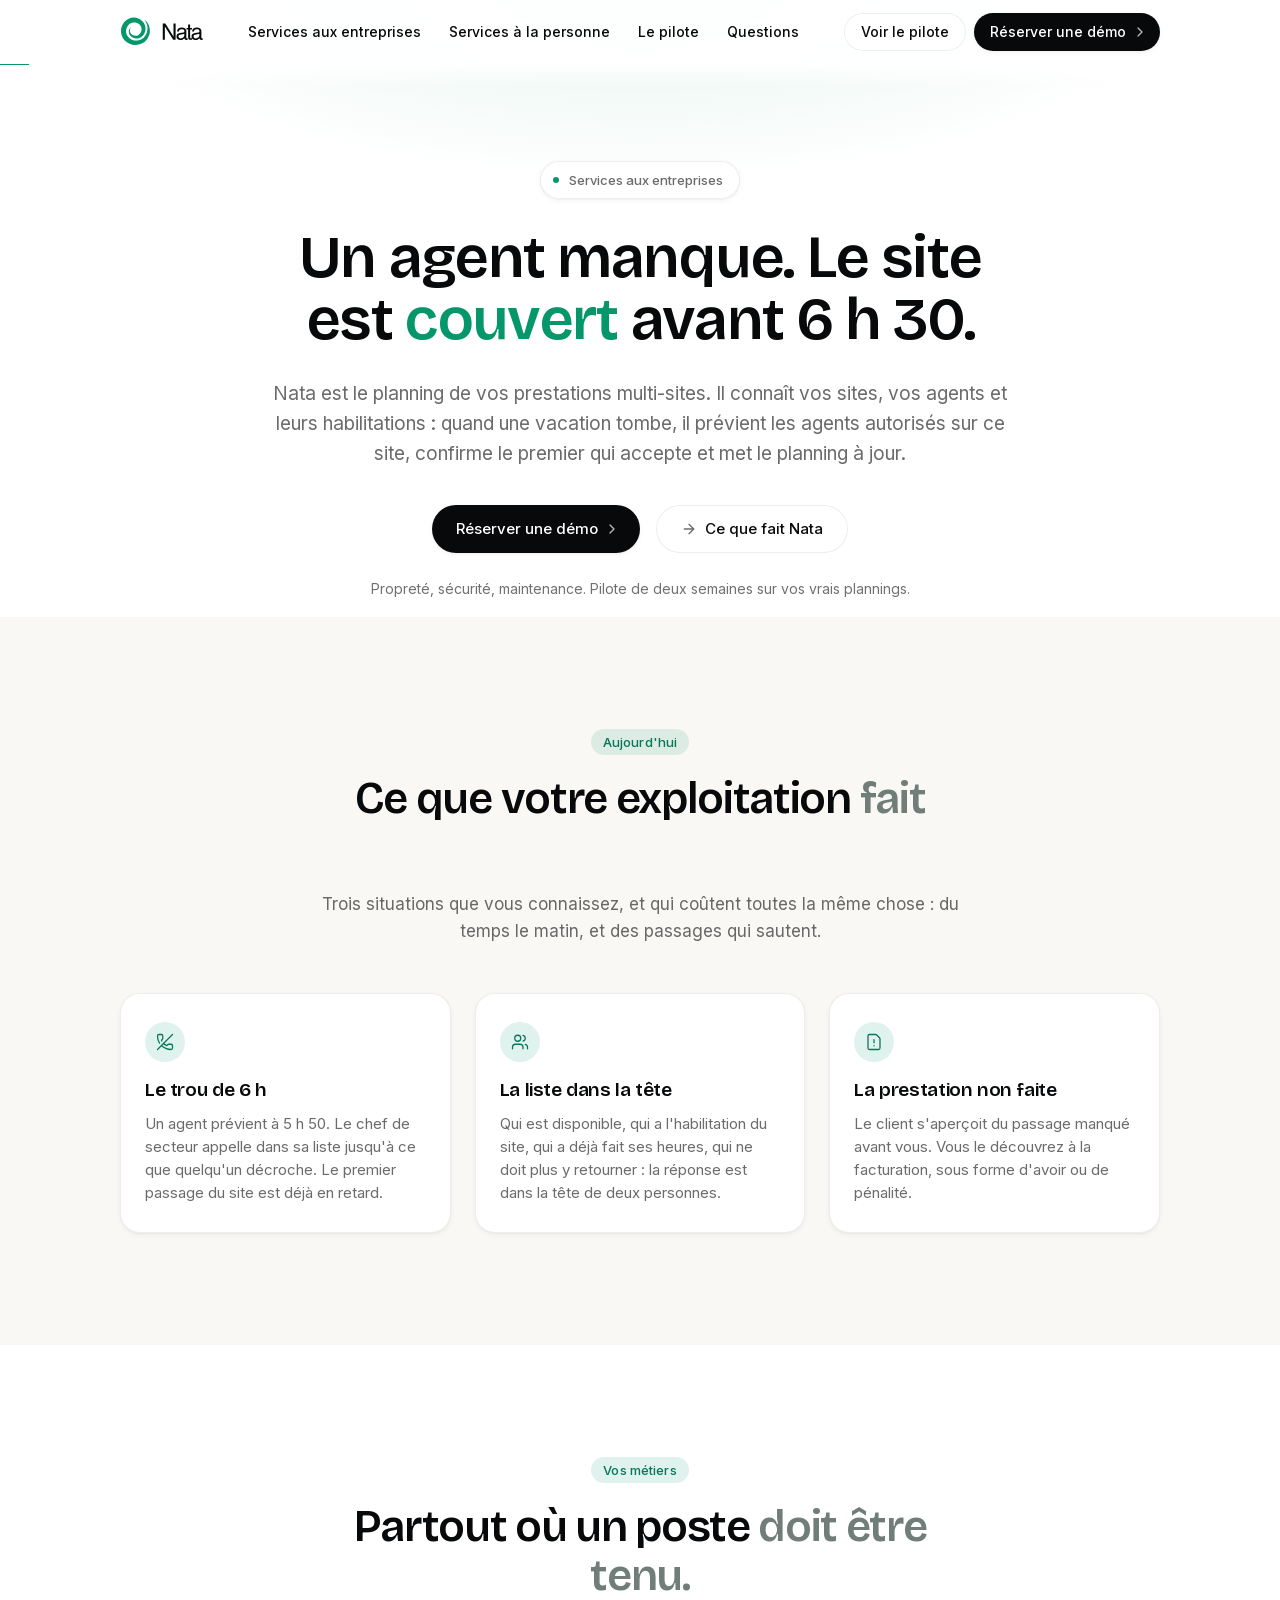
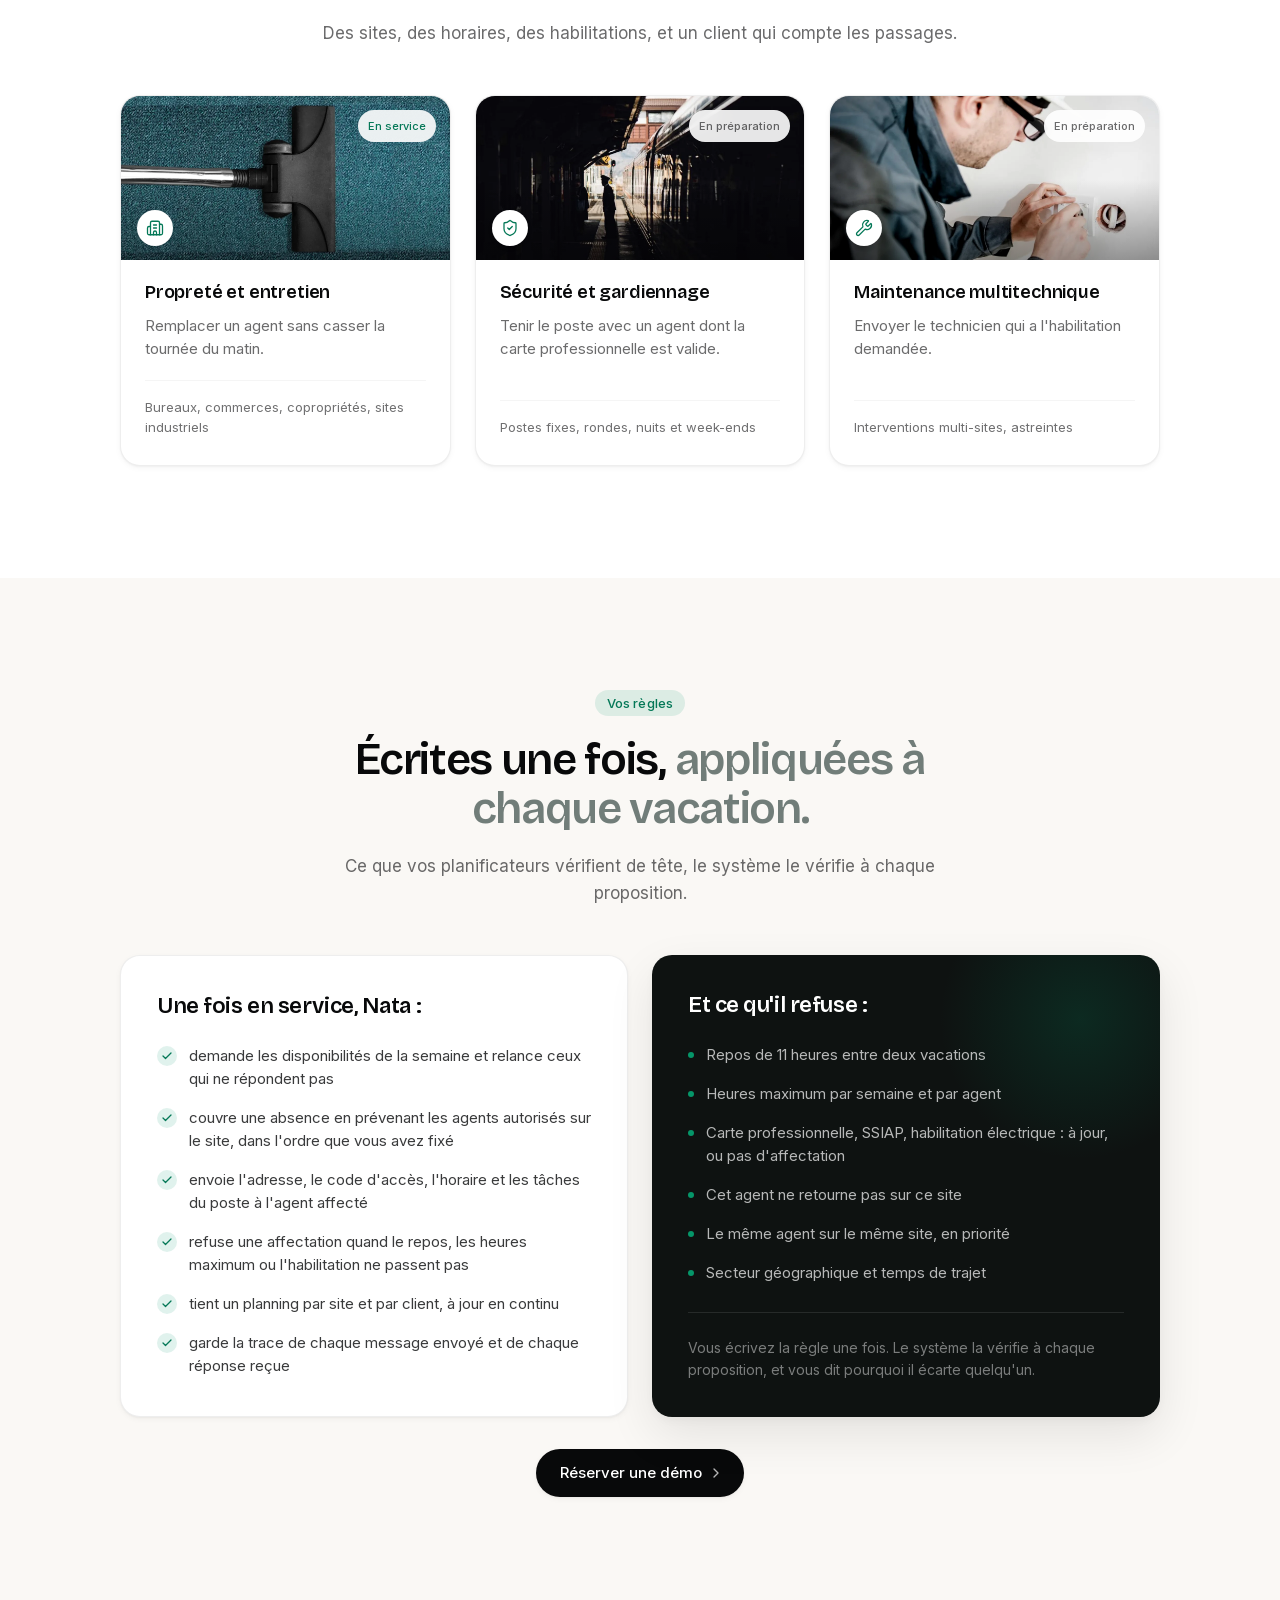
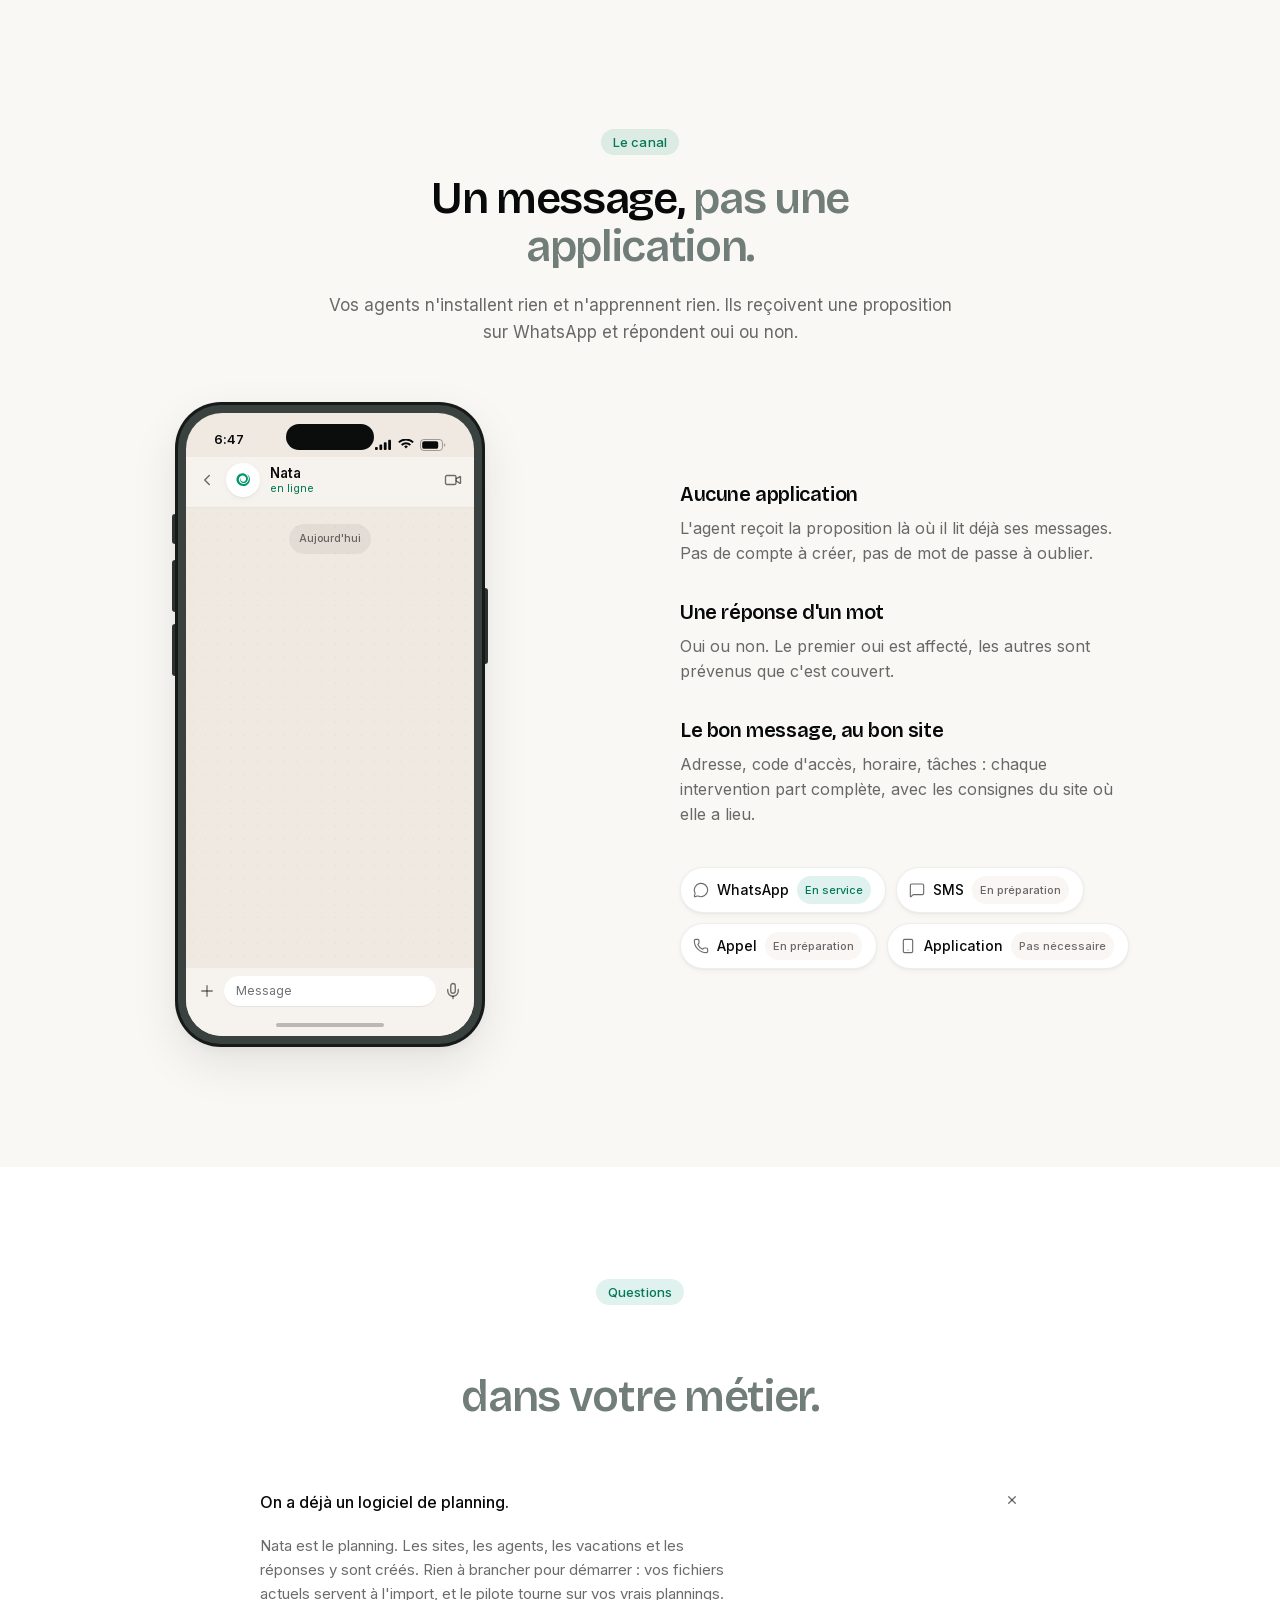
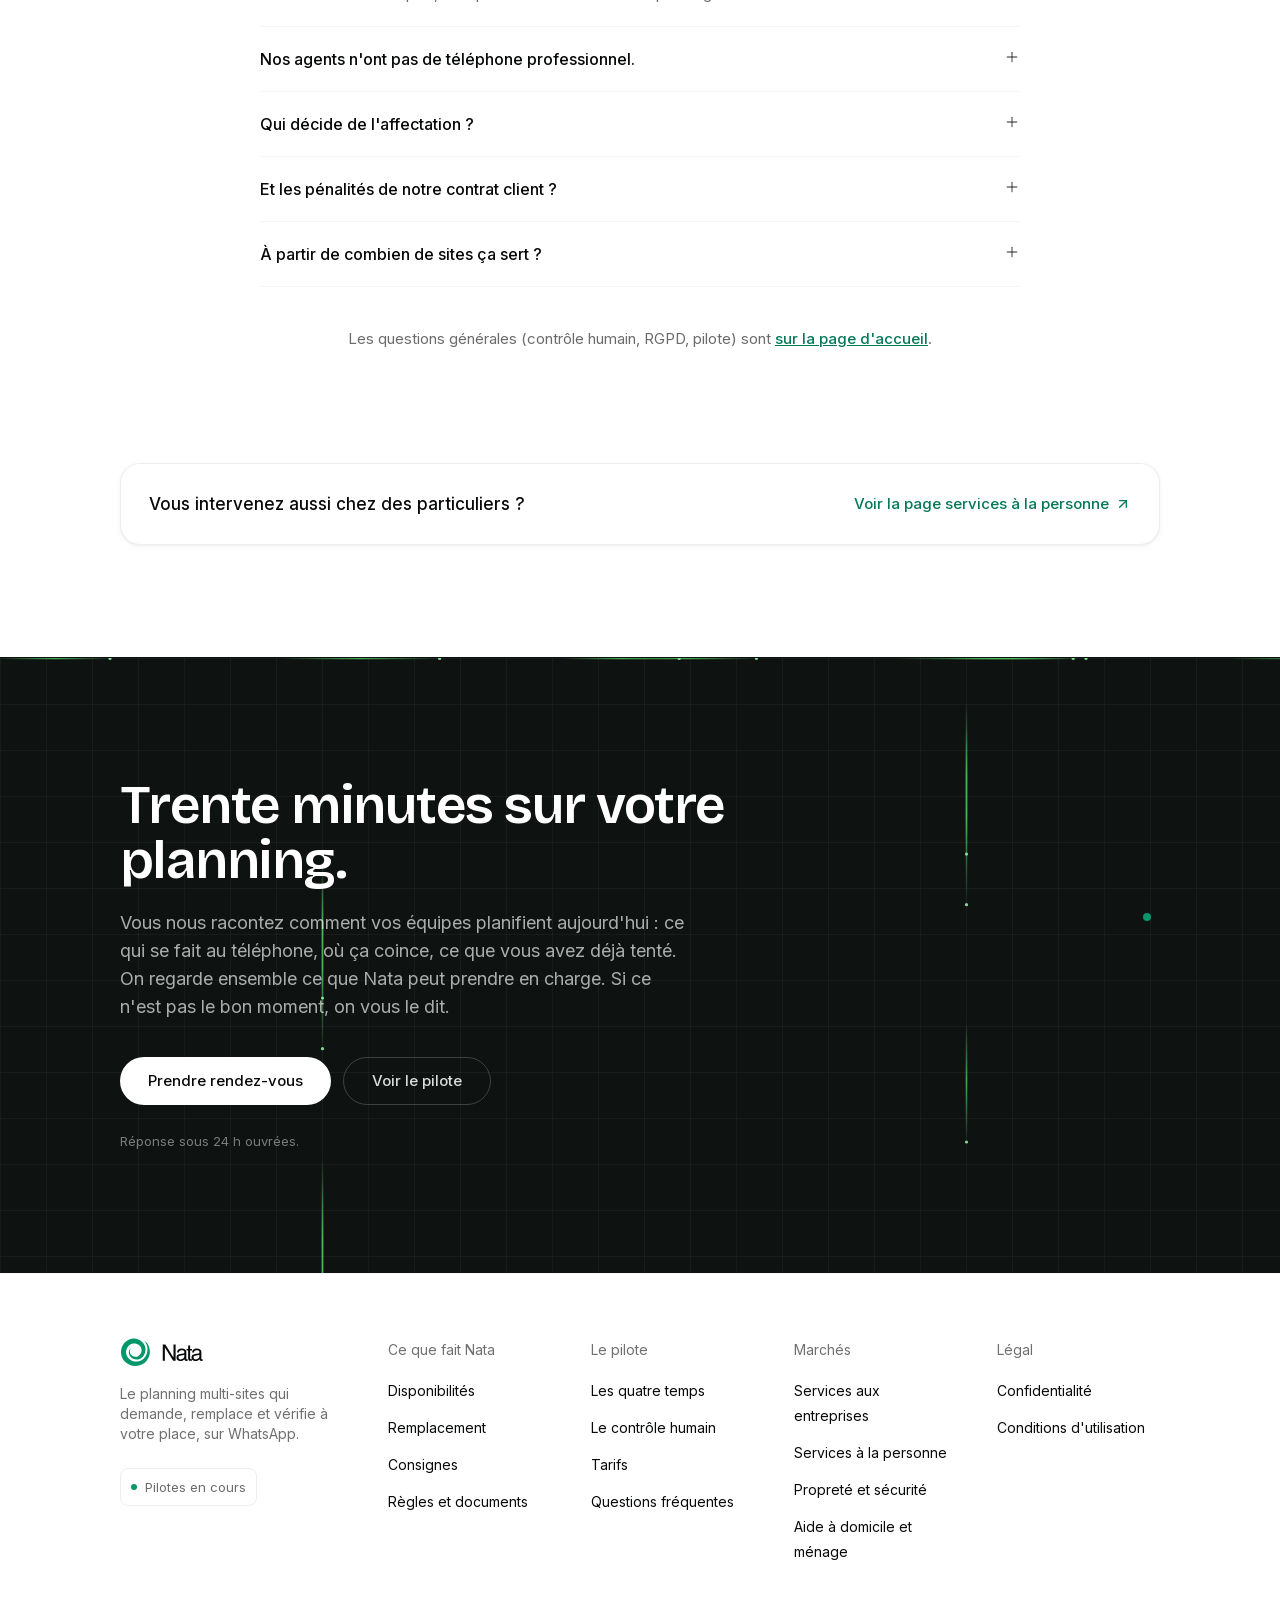
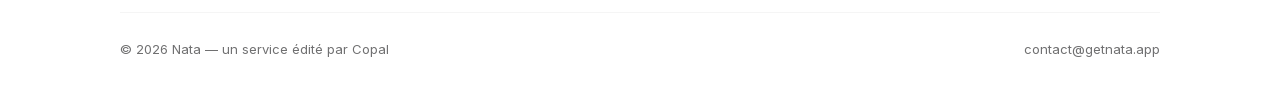
<file: services-aux-entreprises.html>
<!DOCTYPE html><html lang="fr" class="bricolage_grotesque_9b9d56d9-module__Iu48CG__variable inter_fc4b32d4-module__25o81W__variable geist_mono_1bf8cbf6-module__FlyLvG__variable h-full"><head><meta charSet="utf-8"/><meta name="viewport" content="width=device-width, initial-scale=1"/><link rel="preload" href="/_next/static/media/017d9bea37084d9b-s.p.41rroleoq1br7.woff2" as="font" crossorigin="" type="font/woff2"/><link rel="preload" href="/_next/static/media/1bffadaabf893a1e-s.p.3-6t-g6q0vh0a.woff2" as="font" crossorigin="" type="font/woff2"/><link rel="preload" href="/_next/static/media/26daee0352f50a5f-s.p.2e115y8-hourl.woff2" as="font" crossorigin="" type="font/woff2"/><link rel="preload" href="/_next/static/media/797e433ab948586e-s.p.0r6juujl39pe6.woff2" as="font" crossorigin="" type="font/woff2"/><link rel="preload" href="/_next/static/media/83afe278b6a6bb3c-s.p.2bn3s6zvc0dyp.woff2" as="font" crossorigin="" type="font/woff2"/><link rel="stylesheet" href="/_next/static/chunks/142b6r7b6co86.css" data-precedence="next"/><link rel="stylesheet" href="/_next/static/chunks/0vx3za6hocvt6.css" data-precedence="next"/><link rel="preload" as="script" fetchPriority="low" href="/_next/static/chunks/1jq4o6yq14o4c.js"/><script src="/_next/static/chunks/2f3fq2wx3uqua.js" async=""></script><script src="/_next/static/chunks/0fpa9k9m446xp.js" async=""></script><script src="/_next/static/chunks/3a0qr45-qvvt-.js" async=""></script><script src="/_next/static/chunks/turbopack-2fq5pqrzldl_u.js" async=""></script><script src="/_next/static/chunks/05-c3ty_6dwfk.js" async=""></script><script src="/_next/static/chunks/153tbw49q_1m9.js" async=""></script><script src="/_next/static/chunks/1ub4ai273jcvw.js" async=""></script><script src="/_next/static/chunks/24feotllpnivf.js" async=""></script><meta name="next-size-adjust" content=""/><title>Nata | Planning multi-sites pour la propreté, la sécurité et la maintenance</title><meta name="description" content="Nata est le planning des prestations multi-sites. Un agent manque : il prévient les agents autorisés sur WhatsApp, confirme le premier qui accepte et met le planning à jour."/><meta name="robots" content="noindex, nofollow"/><meta name="googlebot" content="noindex, nofollow"/><link rel="icon" href="/icon.png?icon.2t0whizlrz4rf.png" sizes="512x512" type="image/png"/><script src="/_next/static/chunks/0cz1d0mv5g_q7.js" noModule=""></script></head><body class="min-h-full flex flex-col"><div hidden=""><!--$--><!--/$--></div><a href="#contenu" class="skip">Aller au contenu</a><div aria-hidden="true" class="fixed inset-x-0 top-[64px] z-[60] h-px origin-left bg-accent" style="transform:scaleX(0)"></div><header class="fixed inset-x-0 top-0 z-50 h-[65px] bg-bg/90 backdrop-blur-md border-b border-transparent" style="opacity:0;transform:translateY(-70px)"><div aria-hidden="true" class="pointer-events-none absolute inset-x-0 top-full h-[26px]" style="background:linear-gradient(to bottom, rgb(255 255 255 / 0.92), rgb(255 255 255 / 0))"></div><div class="wrap flex h-full items-center justify-between gap-3 lg:gap-8"><a href="#" class="flex shrink-0 items-center text-ink" aria-label="Nata, accueil"><svg viewBox="0 146 824 298" class="h-[30px] w-auto" role="img" aria-label="Nata"><path fill="#059669" d="M 238.398438 171.882812 C 260.996094 185.164062 278.597656 207.492188 287.855469 232.039062 C 296.058594 253.171875 298.523438 276.535156 295.640625 299.140625 C 295.417969 300.632812 294.886719 304.230469 294.648438 305.65625 C 294.394531 307.039062 293.617188 310.683594 293.320312 312.136719 C 293.101562 313.332031 292.558594 315.242188 292.265625 316.4375 C 291.550781 319.320312 290.722656 322.164062 289.78125 324.984375 C 284.710938 340.765625 276.804688 355.644531 266.816406 368.894531 C 264.101562 372.417969 260.957031 376.285156 257.90625 379.578125 C 256.128906 381.601562 253.148438 384.4375 251.214844 386.371094 C 250.007812 387.460938 247.035156 390.140625 245.863281 391.183594 C 244.707031 392.140625 241.464844 394.753906 240.25 395.738281 C 238.390625 397.121094 236.269531 398.628906 234.367188 399.980469 C 174.453125 440.730469 93.53125 429.90625 44.972656 376.554688 C 9.742188 337.800781 0.261719 281.261719 20.261719 232.925781 C 32.152344 204.140625 54.019531 179.339844 81.914062 165.238281 C 112.738281 149.609375 150.132812 147.832031 182.171875 160.804688 C 209.820312 171.839844 233.21875 193.25 245.132812 220.535156 C 264.824219 265.003906 250.507812 319.167969 209.597656 345.984375 C 175.207031 368.632812 127.519531 363.25 101.625 330.523438 C 87.515625 313.292969 83.339844 288.429688 92.128906 268.40625 C 95.832031 259.792969 101.800781 252.027344 109.5 246.660156 C 110.515625 245.898438 111.640625 245.257812 112.695312 244.59375 C 108.945312 248.601562 105.78125 253.117188 103.460938 258.066406 C 101.660156 261.875 100.308594 265.921875 99.511719 270.058594 C 96.628906 284.195312 100.011719 299.214844 108.683594 310.652344 C 126.175781 333.726562 159.851562 339.796875 184.425781 324.613281 C 221.558594 300.859375 224.863281 247.742188 191.710938 218.964844 C 163.039062 193.21875 117.710938 193.464844 89.285156 219.457031 C 78.207031 229.566406 69.695312 242.539062 64.886719 256.746094 C 54.652344 286.808594 60.9375 320.574219 81.847656 344.566406 C 118.097656 386.101562 180.679688 392.46875 224.847656 359.585938 C 224.847656 359.585938 227.664062 357.449219 227.664062 357.449219 C 228.515625 356.726562 230.894531 354.734375 231.730469 354.03125 C 244.46875 342.542969 255.097656 328.449219 262.210938 312.792969 C 283.898438 265.398438 274.214844 209.679688 238.398438 171.882812 Z M 238.398438 171.882812 " fill-opacity="1" fill-rule="nonzero"></path><g fill="currentColor" fill-opacity="1"><g transform="translate(406.718429, 371.586354)"><g><path d="M 124.828125 -161.09375 L 145.859375 -161.09375 L 145.859375 0 L 121.640625 0 L 39.453125 -130.1875 L 39.015625 -130.1875 L 39.015625 0 L 18.1875 0 L 18.1875 -161.09375 L 43.71875 -161.09375 L 124.390625 -31.015625 L 124.828125 -31.015625 Z M 124.828125 -161.09375 "></path></g></g></g><g fill="currentColor" fill-opacity="1"><g transform="translate(552.818552, 371.586354)"><g><path d="M 86.140625 -59.9375 C 84.671875 -58.40625 81.800781 -57.164062 77.53125 -56.21875 C 73.257812 -55.269531 65.28125 -54.03125 53.59375 -52.5 C 44.96875 -51.46875 38.628906 -49.34375 34.578125 -46.125 C 30.523438 -42.914062 28.5 -38.679688 28.5 -33.421875 C 28.5 -26.992188 30.210938 -21.988281 33.640625 -18.40625 C 37.078125 -14.832031 42.554688 -13.046875 50.078125 -13.046875 C 59.503906 -13.046875 67.867188 -15.726562 75.171875 -21.09375 C 82.484375 -26.46875 86.140625 -32.988281 86.140625 -40.65625 Z M 13.921875 -81.640625 C 14.359375 -94.867188 18.648438 -104.695312 26.796875 -111.125 C 34.941406 -117.550781 46.796875 -120.765625 62.359375 -120.765625 C 74.773438 -120.765625 85.179688 -117.953125 93.578125 -112.328125 C 101.984375 -106.703125 106.1875 -98.59375 106.1875 -88 L 106.1875 -20.390625 C 106.1875 -15.785156 108.269531 -13.484375 112.4375 -13.484375 C 114.113281 -13.484375 116.269531 -13.773438 118.90625 -14.359375 L 118.90625 0 C 115.320312 1.457031 111.59375 2.1875 107.71875 2.1875 C 101 2.1875 95.992188 0.742188 92.703125 -2.140625 C 89.421875 -5.023438 87.707031 -9.535156 87.5625 -15.671875 C 76.3125 -2.960938 62.175781 3.390625 45.15625 3.390625 C 34.050781 3.390625 25.132812 0.25 18.40625 -6.03125 C 11.6875 -12.3125 8.328125 -20.492188 8.328125 -30.578125 C 8.328125 -40.878906 11.25 -49.207031 17.09375 -55.5625 C 22.9375 -61.914062 31.445312 -65.75 42.625 -67.0625 L 77.484375 -71.34375 C 83.765625 -72.289062 86.90625 -76.929688 86.90625 -85.265625 C 86.90625 -91.398438 84.617188 -96.109375 80.046875 -99.390625 C 75.484375 -102.679688 68.5625 -104.328125 59.28125 -104.328125 C 51.03125 -104.328125 44.691406 -102.5 40.265625 -98.84375 C 35.847656 -95.195312 33.203125 -89.460938 32.328125 -81.640625 Z M 13.921875 -81.640625 "></path></g></g></g><g fill="currentColor" fill-opacity="1"><g transform="translate(658.151303, 371.586354)"><g><path d="M 38.578125 -101.046875 L 38.578125 -24.65625 C 38.578125 -21.664062 39.394531 -19.382812 41.03125 -17.8125 C 42.675781 -16.238281 45.617188 -15.453125 49.859375 -15.453125 L 57.421875 -15.453125 L 57.421875 0 C 50.265625 1.019531 45.332031 1.53125 42.625 1.53125 C 34.375 1.53125 28.347656 -0.4375 24.546875 -4.375 C 20.742188 -8.320312 18.84375 -14.71875 18.84375 -23.5625 L 18.84375 -101.046875 L 2.953125 -101.046875 L 2.953125 -117.375 L 18.84375 -117.375 L 18.84375 -150.140625 L 38.578125 -150.140625 L 38.578125 -117.375 L 57.421875 -117.375 L 57.421875 -101.046875 Z M 38.578125 -101.046875 "></path></g></g></g><g fill="currentColor" fill-opacity="1"><g transform="translate(702.333011, 371.586354)"><g><path d="M 86.140625 -59.9375 C 84.671875 -58.40625 81.800781 -57.164062 77.53125 -56.21875 C 73.257812 -55.269531 65.28125 -54.03125 53.59375 -52.5 C 44.96875 -51.46875 38.628906 -49.34375 34.578125 -46.125 C 30.523438 -42.914062 28.5 -38.679688 28.5 -33.421875 C 28.5 -26.992188 30.210938 -21.988281 33.640625 -18.40625 C 37.078125 -14.832031 42.554688 -13.046875 50.078125 -13.046875 C 59.503906 -13.046875 67.867188 -15.726562 75.171875 -21.09375 C 82.484375 -26.46875 86.140625 -32.988281 86.140625 -40.65625 Z M 13.921875 -81.640625 C 14.359375 -94.867188 18.648438 -104.695312 26.796875 -111.125 C 34.941406 -117.550781 46.796875 -120.765625 62.359375 -120.765625 C 74.773438 -120.765625 85.179688 -117.953125 93.578125 -112.328125 C 101.984375 -106.703125 106.1875 -98.59375 106.1875 -88 L 106.1875 -20.390625 C 106.1875 -15.785156 108.269531 -13.484375 112.4375 -13.484375 C 114.113281 -13.484375 116.269531 -13.773438 118.90625 -14.359375 L 118.90625 0 C 115.320312 1.457031 111.59375 2.1875 107.71875 2.1875 C 101 2.1875 95.992188 0.742188 92.703125 -2.140625 C 89.421875 -5.023438 87.707031 -9.535156 87.5625 -15.671875 C 76.3125 -2.960938 62.175781 3.390625 45.15625 3.390625 C 34.050781 3.390625 25.132812 0.25 18.40625 -6.03125 C 11.6875 -12.3125 8.328125 -20.492188 8.328125 -30.578125 C 8.328125 -40.878906 11.25 -49.207031 17.09375 -55.5625 C 22.9375 -61.914062 31.445312 -65.75 42.625 -67.0625 L 77.484375 -71.34375 C 83.765625 -72.289062 86.90625 -76.929688 86.90625 -85.265625 C 86.90625 -91.398438 84.617188 -96.109375 80.046875 -99.390625 C 75.484375 -102.679688 68.5625 -104.328125 59.28125 -104.328125 C 51.03125 -104.328125 44.691406 -102.5 40.265625 -98.84375 C 35.847656 -95.195312 33.203125 -89.460938 32.328125 -81.640625 Z M 13.921875 -81.640625 "></path></g></g></g></svg></a><nav class="hidden items-center gap-1 lg:flex"><a href="/services-aux-entreprises" class="flex items-center gap-1 rounded-full px-3 py-1.5 text-[14px] font-medium text-ink transition-colors duration-150 ease-out hover:bg-surface">Services aux entreprises</a><a href="/services-a-la-personne" class="flex items-center gap-1 rounded-full px-3 py-1.5 text-[14px] font-medium text-ink transition-colors duration-150 ease-out hover:bg-surface">Services à la personne</a><a href="/#methode" class="flex items-center gap-1 rounded-full px-3 py-1.5 text-[14px] font-medium text-ink transition-colors duration-150 ease-out hover:bg-surface">Le pilote</a><a href="/#faq" class="flex items-center gap-1 rounded-full px-3 py-1.5 text-[14px] font-medium text-ink transition-colors duration-150 ease-out hover:bg-surface">Questions</a></nav><div class="flex shrink-0 items-center gap-2"><span class="hidden lg:block"><a href="/#methode" class="inline-flex shrink-0 items-center gap-2 rounded-full border border-line bg-bg font-medium text-ink transition-[background-color,transform,box-shadow] duration-150 ease-out hover:bg-surface hover:shadow-[var(--shadow-sm)] active:scale-[0.97] active:duration-75 h-[38px] px-4 text-[14px]">Voir le pilote</a></span><span class="hidden sm:block"><a href="/#contact" class="inline-flex shrink-0 items-center gap-1.5 rounded-full bg-ink font-medium text-white shadow-[var(--shadow-sm)] transition-[opacity,transform,box-shadow] duration-150 ease-out hover:opacity-90 hover:shadow-[var(--shadow-md)] active:scale-[0.97] active:duration-75 h-[38px] pl-4 pr-3 text-[14px]">Réserver une démo<svg xmlns="http://www.w3.org/2000/svg" width="24" height="24" viewBox="0 0 24 24" fill="none" stroke="currentColor" stroke-width="2" stroke-linecap="round" stroke-linejoin="round" class="lucide lucide-chevron-right size-4 opacity-70" aria-hidden="true"><path d="m9 18 6-6-6-6"></path></svg></a></span><button type="button" aria-expanded="false" aria-label="Ouvrir le menu" class="flex size-[38px] items-center justify-center rounded-full border border-line text-ink lg:hidden"><svg xmlns="http://www.w3.org/2000/svg" width="24" height="24" viewBox="0 0 24 24" fill="none" stroke="currentColor" stroke-width="2" stroke-linecap="round" stroke-linejoin="round" class="lucide lucide-menu size-4" aria-hidden="true"><path d="M4 5h16"></path><path d="M4 12h16"></path><path d="M4 19h16"></path></svg></button></div></div></header><div class="fixed inset-x-3 bottom-3 z-40 transition-[opacity,transform] duration-300 ease-out lg:hidden pointer-events-none translate-y-4 opacity-0"><a href="/#contact" class="flex h-[52px] items-center justify-center rounded-full bg-ink text-[16px] font-medium text-white shadow-[0_10px_30px_-10px_rgba(8,9,10,0.5)]">Réserver une démo</a></div><main id="contenu" class="flex-1"><section class="rails relative relative overflow-hidden pt-[65px]"><div aria-hidden="true" class="pointer-events-none absolute inset-x-0 top-0 h-[520px]" style="background:radial-gradient(ellipse 60% 50% at 50% 0%, rgb(5 150 105 / 0.10), transparent 70%)"></div><div class="wrap relative z-[1] "><div class="flex flex-col items-center pb-4 pt-16 text-center sm:pt-20 lg:pt-[96px]"><span class="inline-flex items-center gap-2.5 rounded-full border border-line bg-bg py-1.5 pl-3 pr-4 shadow-[var(--shadow-sm)]" style="opacity:0;transform:translateY(16px)"><span class="flex size-1.5 rounded-full bg-accent"></span><span class="text-[13px] font-medium text-ink-60">Services aux entreprises</span></span><h1 class="t-display mt-7 max-w-[20ch] text-[40px] text-ink sm:text-[52px] lg:text-[60px]" style="opacity:0;transform:translateY(16px)">Un agent manque. Le site est<!-- --> <span class="text-accent-titre">couvert</span> <!-- -->avant 6 h 30.</h1><p class="mt-7 max-w-[62ch] text-[17px] leading-[27px] text-ink-60 sm:text-[19px] sm:leading-[30px]" style="opacity:0;transform:translateY(16px)">Nata est le planning de vos prestations multi-sites. Il connaît vos sites, vos agents et leurs habilitations : quand une vacation tombe, il prévient les agents autorisés sur ce site, confirme le premier qui accepte et met le planning à jour.</p><div class="mt-9 flex flex-col items-center gap-3 sm:flex-row sm:gap-4" style="opacity:0;transform:translateY(16px)"><a href="#contact" class="inline-flex shrink-0 items-center gap-1.5 rounded-full bg-ink font-medium text-white shadow-[var(--shadow-sm)] transition-[opacity,transform,box-shadow] duration-150 ease-out hover:opacity-90 hover:shadow-[var(--shadow-md)] active:scale-[0.97] active:duration-75 h-[48px] pl-6 pr-5 text-[15px]">Réserver une démo<svg xmlns="http://www.w3.org/2000/svg" width="24" height="24" viewBox="0 0 24 24" fill="none" stroke="currentColor" stroke-width="2" stroke-linecap="round" stroke-linejoin="round" class="lucide lucide-chevron-right size-4 opacity-70" aria-hidden="true"><path d="m9 18 6-6-6-6"></path></svg></a><a href="#methode" class="inline-flex shrink-0 items-center gap-2 rounded-full border border-line bg-bg font-medium text-ink transition-[background-color,transform,box-shadow] duration-150 ease-out hover:bg-surface hover:shadow-[var(--shadow-sm)] active:scale-[0.97] active:duration-75 h-[48px] px-6 text-[15px]"><svg xmlns="http://www.w3.org/2000/svg" width="24" height="24" viewBox="0 0 24 24" fill="none" stroke="currentColor" stroke-width="2" stroke-linecap="round" stroke-linejoin="round" class="lucide lucide-arrow-right size-4 opacity-60" aria-hidden="true"><path d="M5 12h14"></path><path d="m12 5 7 7-7 7"></path></svg>Ce que fait Nata</a></div><p class="mt-6 text-[14px] text-ink-45" style="opacity:0;transform:translateY(16px)">Propreté, sécurité, maintenance. Pilote de deux semaines sur vos vrais plannings.</p></div></div></section><section class="rails relative bg-bg-alt py-20 md:py-[112px]"><div class="wrap relative z-[1] "><div class="flex flex-col gap-5 items-center text-center "><span class="chapeau">Aujourd&#x27;hui</span><h2 class="marque text-[32px] font-semibold leading-[1.1] tracking-[-0.03em] text-ink md:text-[44px] max-w-[20ch]"><span class=""><span class="inline-block" style="opacity:0;transform:translateY(0.35em)">Ce</span> <span class="inline-block" style="opacity:0;transform:translateY(0.35em)">que</span> <span class="inline-block" style="opacity:0;transform:translateY(0.35em)">votre</span> <span class="inline-block" style="opacity:0;transform:translateY(0.35em)">exploitation</span><span class="t-suite"> <span class="inline-block" style="opacity:0;transform:translateY(0.35em)">fait</span> <span class="inline-block" style="opacity:0;transform:translateY(0.35em)">à</span> <span class="inline-block" style="opacity:0;transform:translateY(0.35em)">la</span> <span class="inline-block" style="opacity:0;transform:translateY(0.35em)">main.</span></span></span></h2></div><p class="mx-auto mt-5 max-w-[58ch] text-center text-[17px] leading-[27px] text-ink-60 ">Trois situations que vous connaissez, et qui coûtent toutes la même chose : du temps le matin, et des passages qui sautent.</p><div class="mt-12 grid grid-cols-1 gap-5 md:grid-cols-3 lg:gap-6"><article class="carte flex flex-col px-6 py-7" style="opacity:0;transform:translateY(18px)"><span class="flex size-10 items-center justify-center rounded-full bg-accent-soft"><svg xmlns="http://www.w3.org/2000/svg" width="24" height="24" viewBox="0 0 24 24" fill="none" stroke="currentColor" stroke-width="1.7" stroke-linecap="round" stroke-linejoin="round" class="lucide lucide-phone-off size-[18px] text-accent-ink" aria-hidden="true"><path d="M10.1 13.9a14 14 0 0 0 3.732 2.668 1 1 0 0 0 1.213-.303l.355-.465A2 2 0 0 1 17 15h3a2 2 0 0 1 2 2v3a2 2 0 0 1-2 2 18 18 0 0 1-12.728-5.272"></path><path d="M22 2 2 22"></path><path d="M4.76 13.582A18 18 0 0 1 2 4a2 2 0 0 1 2-2h3a2 2 0 0 1 2 2v3a2 2 0 0 1-.8 1.6l-.468.351a1 1 0 0 0-.292 1.233 14 14 0 0 0 .244.473"></path></svg></span><h3 class="mt-4 text-[19px] font-semibold leading-6 tracking-[-0.02em] text-ink">Le trou de 6 h</h3><p class="mt-2.5 text-[15px] leading-[23px] text-ink-60">Un agent prévient à 5 h 50. Le chef de secteur appelle dans sa liste jusqu&#x27;à ce que quelqu&#x27;un décroche. Le premier passage du site est déjà en retard.</p></article><article class="carte flex flex-col px-6 py-7" style="opacity:0;transform:translateY(18px)"><span class="flex size-10 items-center justify-center rounded-full bg-accent-soft"><svg xmlns="http://www.w3.org/2000/svg" width="24" height="24" viewBox="0 0 24 24" fill="none" stroke="currentColor" stroke-width="1.7" stroke-linecap="round" stroke-linejoin="round" class="lucide lucide-users size-[18px] text-accent-ink" aria-hidden="true"><path d="M16 21v-2a4 4 0 0 0-4-4H6a4 4 0 0 0-4 4v2"></path><path d="M16 3.128a4 4 0 0 1 0 7.744"></path><path d="M22 21v-2a4 4 0 0 0-3-3.87"></path><circle cx="9" cy="7" r="4"></circle></svg></span><h3 class="mt-4 text-[19px] font-semibold leading-6 tracking-[-0.02em] text-ink">La liste dans la tête</h3><p class="mt-2.5 text-[15px] leading-[23px] text-ink-60">Qui est disponible, qui a l&#x27;habilitation du site, qui a déjà fait ses heures, qui ne doit plus y retourner : la réponse est dans la tête de deux personnes.</p></article><article class="carte flex flex-col px-6 py-7" style="opacity:0;transform:translateY(18px)"><span class="flex size-10 items-center justify-center rounded-full bg-accent-soft"><svg xmlns="http://www.w3.org/2000/svg" width="24" height="24" viewBox="0 0 24 24" fill="none" stroke="currentColor" stroke-width="1.7" stroke-linecap="round" stroke-linejoin="round" class="lucide lucide-file-exclamation-point size-[18px] text-accent-ink" aria-hidden="true"><path d="M6 22a2 2 0 0 1-2-2V4a2 2 0 0 1 2-2h8a2.4 2.4 0 0 1 1.704.706l3.588 3.588A2.4 2.4 0 0 1 20 8v12a2 2 0 0 1-2 2z"></path><path d="M12 9v4"></path><path d="M12 17h.01"></path></svg></span><h3 class="mt-4 text-[19px] font-semibold leading-6 tracking-[-0.02em] text-ink">La prestation non faite</h3><p class="mt-2.5 text-[15px] leading-[23px] text-ink-60">Le client s&#x27;aperçoit du passage manqué avant vous. Vous le découvrez à la facturation, sous forme d&#x27;avoir ou de pénalité.</p></article></div></div></section><section id="metiers" class="rails relative py-20 md:py-[112px]"><div class="wrap relative z-[1] "><div class="flex flex-col gap-5 items-center text-center "><span class="chapeau">Vos métiers</span><h2 class="marque text-[32px] font-semibold leading-[1.1] tracking-[-0.03em] text-ink md:text-[44px] max-w-[20ch]"><span class=""><span class="inline-block" style="opacity:0;transform:translateY(0.35em)">Partout</span> <span class="inline-block" style="opacity:0;transform:translateY(0.35em)">où</span> <span class="inline-block" style="opacity:0;transform:translateY(0.35em)">un</span> <span class="inline-block" style="opacity:0;transform:translateY(0.35em)">poste</span><span class="t-suite"> <span class="inline-block" style="opacity:0;transform:translateY(0.35em)">doit</span> <span class="inline-block" style="opacity:0;transform:translateY(0.35em)">être</span> <span class="inline-block" style="opacity:0;transform:translateY(0.35em)">tenu.</span></span></span></h2></div><p class="mx-auto mt-5 max-w-[58ch] text-center text-[17px] leading-[27px] text-ink-60 ">Des sites, des horaires, des habilitations, et un client qui compte les passages.</p><div class="mt-12 grid grid-cols-1 gap-5 sm:grid-cols-2 lg:grid-cols-3 lg:gap-6"><article class="carte group flex flex-col" style="opacity:0;transform:translateY(18px)"><div class="relative overflow-hidden"><img src="/photos/metier-nettoyage.webp" alt="Un aspirateur sur la moquette d&#x27;un bureau" width="1280" height="720" loading="lazy" decoding="async" class="h-[164px] w-full object-cover transition-transform duration-[900ms] ease-[cubic-bezier(.23,1,.32,1)] group-hover:scale-[1.04]"/><div aria-hidden="true" class="pointer-events-none absolute inset-x-0 bottom-0 h-20 bg-gradient-to-t from-black/35 to-transparent"></div><span class="absolute bottom-3.5 left-4 flex size-9 items-center justify-center rounded-full bg-bg shadow-[var(--shadow-sm)]"><svg xmlns="http://www.w3.org/2000/svg" width="24" height="24" viewBox="0 0 24 24" fill="none" stroke="currentColor" stroke-width="1.7" stroke-linecap="round" stroke-linejoin="round" class="lucide lucide-building2 lucide-building-2 size-[18px] text-accent-ink" aria-hidden="true"><path d="M10 12h4"></path><path d="M10 8h4"></path><path d="M14 21v-3a2 2 0 0 0-4 0v3"></path><path d="M6 10H4a2 2 0 0 0-2 2v7a2 2 0 0 0 2 2h16a2 2 0 0 0 2-2V9a2 2 0 0 0-2-2h-2"></path><path d="M6 21V5a2 2 0 0 1 2-2h8a2 2 0 0 1 2 2v16"></path></svg></span><span class="absolute right-3.5 top-3.5 rounded-full px-2.5 py-1 text-[11px] font-medium backdrop-blur-sm bg-bg/90 text-accent-ink">En service</span></div><div class="flex flex-1 flex-col px-6 pb-7 pt-5"><h3 class="text-[18px] font-semibold leading-6 tracking-[-0.01em] text-ink">Propreté et entretien</h3><p class="mt-2.5 flex-1 text-[15px] leading-[23px] text-ink-60">Remplacer un agent sans casser la tournée du matin.</p><p class="mt-5 border-t border-line-soft pt-4 text-[13px] leading-5 text-ink-45">Bureaux, commerces, copropriétés, sites industriels</p></div></article><article class="carte group flex flex-col" style="opacity:0;transform:translateY(18px)"><div class="relative overflow-hidden"><img src="/photos/metier-securite.webp" alt="Un homme en uniforme tient son poste sur un quai, en contre-jour" width="1280" height="720" loading="lazy" decoding="async" class="h-[164px] w-full object-cover transition-transform duration-[900ms] ease-[cubic-bezier(.23,1,.32,1)] group-hover:scale-[1.04]"/><div aria-hidden="true" class="pointer-events-none absolute inset-x-0 bottom-0 h-20 bg-gradient-to-t from-black/35 to-transparent"></div><span class="absolute bottom-3.5 left-4 flex size-9 items-center justify-center rounded-full bg-bg shadow-[var(--shadow-sm)]"><svg xmlns="http://www.w3.org/2000/svg" width="24" height="24" viewBox="0 0 24 24" fill="none" stroke="currentColor" stroke-width="1.7" stroke-linecap="round" stroke-linejoin="round" class="lucide lucide-shield-check size-[18px] text-accent-ink" aria-hidden="true"><path d="M20 13c0 5-3.5 7.5-7.66 8.95a1 1 0 0 1-.67-.01C7.5 20.5 4 18 4 13V6a1 1 0 0 1 1-1c2 0 4.5-1.2 6.24-2.72a1.17 1.17 0 0 1 1.52 0C14.51 3.81 17 5 19 5a1 1 0 0 1 1 1z"></path><path d="m9 12 2 2 4-4"></path></svg></span><span class="absolute right-3.5 top-3.5 rounded-full px-2.5 py-1 text-[11px] font-medium backdrop-blur-sm bg-bg/90 text-ink-60">En préparation</span></div><div class="flex flex-1 flex-col px-6 pb-7 pt-5"><h3 class="text-[18px] font-semibold leading-6 tracking-[-0.01em] text-ink">Sécurité et gardiennage</h3><p class="mt-2.5 flex-1 text-[15px] leading-[23px] text-ink-60">Tenir le poste avec un agent dont la carte professionnelle est valide.</p><p class="mt-5 border-t border-line-soft pt-4 text-[13px] leading-5 text-ink-45">Postes fixes, rondes, nuits et week-ends</p></div></article><article class="carte group flex flex-col" style="opacity:0;transform:translateY(18px)"><div class="relative overflow-hidden"><img src="/photos/metier-maintenance.webp" alt="Un technicien pose une prise électrique murale" width="1280" height="720" loading="lazy" decoding="async" class="h-[164px] w-full object-cover transition-transform duration-[900ms] ease-[cubic-bezier(.23,1,.32,1)] group-hover:scale-[1.04]"/><div aria-hidden="true" class="pointer-events-none absolute inset-x-0 bottom-0 h-20 bg-gradient-to-t from-black/35 to-transparent"></div><span class="absolute bottom-3.5 left-4 flex size-9 items-center justify-center rounded-full bg-bg shadow-[var(--shadow-sm)]"><svg xmlns="http://www.w3.org/2000/svg" width="24" height="24" viewBox="0 0 24 24" fill="none" stroke="currentColor" stroke-width="1.7" stroke-linecap="round" stroke-linejoin="round" class="lucide lucide-wrench size-[18px] text-accent-ink" aria-hidden="true"><path d="M14.7 6.3a1 1 0 0 0 0 1.4l1.6 1.6a1 1 0 0 0 1.4 0l3.106-3.105c.32-.322.863-.22.983.218a6 6 0 0 1-8.259 7.057l-7.91 7.91a1 1 0 0 1-2.999-3l7.91-7.91a6 6 0 0 1 7.057-8.259c.438.12.54.662.219.984z"></path></svg></span><span class="absolute right-3.5 top-3.5 rounded-full px-2.5 py-1 text-[11px] font-medium backdrop-blur-sm bg-bg/90 text-ink-60">En préparation</span></div><div class="flex flex-1 flex-col px-6 pb-7 pt-5"><h3 class="text-[18px] font-semibold leading-6 tracking-[-0.01em] text-ink">Maintenance multitechnique</h3><p class="mt-2.5 flex-1 text-[15px] leading-[23px] text-ink-60">Envoyer le technicien qui a l&#x27;habilitation demandée.</p><p class="mt-5 border-t border-line-soft pt-4 text-[13px] leading-5 text-ink-45">Interventions multi-sites, astreintes</p></div></article></div></div></section><section id="methode" class="rails relative bg-bg-alt py-20 md:py-[112px]"><div class="wrap relative z-[1] "><div class="flex flex-col gap-5 items-center text-center "><span class="chapeau">Vos règles</span><h2 class="marque text-[32px] font-semibold leading-[1.1] tracking-[-0.03em] text-ink md:text-[44px] max-w-[20ch]"><span class=""><span class="inline-block" style="opacity:0;transform:translateY(0.35em)">Écrites</span> <span class="inline-block" style="opacity:0;transform:translateY(0.35em)">une</span> <span class="inline-block" style="opacity:0;transform:translateY(0.35em)">fois,</span><span class="t-suite"> <span class="inline-block" style="opacity:0;transform:translateY(0.35em)">appliquées</span> <span class="inline-block" style="opacity:0;transform:translateY(0.35em)">à</span> <span class="inline-block" style="opacity:0;transform:translateY(0.35em)">chaque</span> <span class="inline-block" style="opacity:0;transform:translateY(0.35em)">vacation.</span></span></span></h2></div><p class="mx-auto mt-5 max-w-[58ch] text-center text-[17px] leading-[27px] text-ink-60 ">Ce que vos planificateurs vérifient de tête, le système le vérifie à chaque proposition.</p><div class="mt-12 grid grid-cols-1 gap-5 lg:grid-cols-2 lg:gap-6"><div class="carte px-7 py-8 md:px-9 md:py-9" style="opacity:0;transform:translateY(18px)"><h3 class="text-[22px] font-semibold leading-7 tracking-[-0.02em] text-ink">Une fois en service, Nata :</h3><ul class="mt-6 space-y-4"><li class="flex items-start gap-3"><span class="mt-0.5 flex size-5 shrink-0 items-center justify-center rounded-full bg-accent-soft"><svg xmlns="http://www.w3.org/2000/svg" width="24" height="24" viewBox="0 0 24 24" fill="none" stroke="currentColor" stroke-width="2.6" stroke-linecap="round" stroke-linejoin="round" class="lucide lucide-check size-3 text-accent-ink" aria-hidden="true"><path d="M20 6 9 17l-5-5"></path></svg></span><span class="text-[15px] leading-[23px] text-ink-80">demande les disponibilités de la semaine et relance ceux qui ne répondent pas</span></li><li class="flex items-start gap-3"><span class="mt-0.5 flex size-5 shrink-0 items-center justify-center rounded-full bg-accent-soft"><svg xmlns="http://www.w3.org/2000/svg" width="24" height="24" viewBox="0 0 24 24" fill="none" stroke="currentColor" stroke-width="2.6" stroke-linecap="round" stroke-linejoin="round" class="lucide lucide-check size-3 text-accent-ink" aria-hidden="true"><path d="M20 6 9 17l-5-5"></path></svg></span><span class="text-[15px] leading-[23px] text-ink-80">couvre une absence en prévenant les agents autorisés sur le site, dans l&#x27;ordre que vous avez fixé</span></li><li class="flex items-start gap-3"><span class="mt-0.5 flex size-5 shrink-0 items-center justify-center rounded-full bg-accent-soft"><svg xmlns="http://www.w3.org/2000/svg" width="24" height="24" viewBox="0 0 24 24" fill="none" stroke="currentColor" stroke-width="2.6" stroke-linecap="round" stroke-linejoin="round" class="lucide lucide-check size-3 text-accent-ink" aria-hidden="true"><path d="M20 6 9 17l-5-5"></path></svg></span><span class="text-[15px] leading-[23px] text-ink-80">envoie l&#x27;adresse, le code d&#x27;accès, l&#x27;horaire et les tâches du poste à l&#x27;agent affecté</span></li><li class="flex items-start gap-3"><span class="mt-0.5 flex size-5 shrink-0 items-center justify-center rounded-full bg-accent-soft"><svg xmlns="http://www.w3.org/2000/svg" width="24" height="24" viewBox="0 0 24 24" fill="none" stroke="currentColor" stroke-width="2.6" stroke-linecap="round" stroke-linejoin="round" class="lucide lucide-check size-3 text-accent-ink" aria-hidden="true"><path d="M20 6 9 17l-5-5"></path></svg></span><span class="text-[15px] leading-[23px] text-ink-80">refuse une affectation quand le repos, les heures maximum ou l&#x27;habilitation ne passent pas</span></li><li class="flex items-start gap-3"><span class="mt-0.5 flex size-5 shrink-0 items-center justify-center rounded-full bg-accent-soft"><svg xmlns="http://www.w3.org/2000/svg" width="24" height="24" viewBox="0 0 24 24" fill="none" stroke="currentColor" stroke-width="2.6" stroke-linecap="round" stroke-linejoin="round" class="lucide lucide-check size-3 text-accent-ink" aria-hidden="true"><path d="M20 6 9 17l-5-5"></path></svg></span><span class="text-[15px] leading-[23px] text-ink-80">tient un planning par site et par client, à jour en continu</span></li><li class="flex items-start gap-3"><span class="mt-0.5 flex size-5 shrink-0 items-center justify-center rounded-full bg-accent-soft"><svg xmlns="http://www.w3.org/2000/svg" width="24" height="24" viewBox="0 0 24 24" fill="none" stroke="currentColor" stroke-width="2.6" stroke-linecap="round" stroke-linejoin="round" class="lucide lucide-check size-3 text-accent-ink" aria-hidden="true"><path d="M20 6 9 17l-5-5"></path></svg></span><span class="text-[15px] leading-[23px] text-ink-80">garde la trace de chaque message envoyé et de chaque réponse reçue</span></li></ul></div><div class="relative overflow-hidden rounded-[var(--radius-lg)] bg-bg-sombre px-7 py-8 shadow-[var(--shadow-lg)] md:px-9 md:py-9" style="opacity:0;transform:translateY(18px)"><div aria-hidden="true" class="pointer-events-none absolute -right-20 -top-24 size-[320px] rounded-full opacity-[0.20]" style="background:radial-gradient(circle, rgb(5 150 105 / 0.9), transparent 62%)"></div><div class="relative"><h3 class="text-[22px] font-semibold leading-7 tracking-[-0.02em] text-white">Et ce qu&#x27;il refuse :</h3><ul class="mt-6 space-y-4"><li class="flex items-start gap-3"><span class="mt-[9px] size-1.5 shrink-0 rounded-full bg-accent"></span><span class="text-[15px] leading-[23px] text-white/70">Repos de 11 heures entre deux vacations</span></li><li class="flex items-start gap-3"><span class="mt-[9px] size-1.5 shrink-0 rounded-full bg-accent"></span><span class="text-[15px] leading-[23px] text-white/70">Heures maximum par semaine et par agent</span></li><li class="flex items-start gap-3"><span class="mt-[9px] size-1.5 shrink-0 rounded-full bg-accent"></span><span class="text-[15px] leading-[23px] text-white/70">Carte professionnelle, SSIAP, habilitation électrique : à jour, ou pas d&#x27;affectation</span></li><li class="flex items-start gap-3"><span class="mt-[9px] size-1.5 shrink-0 rounded-full bg-accent"></span><span class="text-[15px] leading-[23px] text-white/70">Cet agent ne retourne pas sur ce site</span></li><li class="flex items-start gap-3"><span class="mt-[9px] size-1.5 shrink-0 rounded-full bg-accent"></span><span class="text-[15px] leading-[23px] text-white/70">Le même agent sur le même site, en priorité</span></li><li class="flex items-start gap-3"><span class="mt-[9px] size-1.5 shrink-0 rounded-full bg-accent"></span><span class="text-[15px] leading-[23px] text-white/70">Secteur géographique et temps de trajet</span></li></ul><p class="mt-7 border-t border-white/10 pt-6 text-[14px] leading-[22px] text-white/45">Vous écrivez la règle une fois. Le système la vérifie à chaque proposition, et vous dit pourquoi il écarte quelqu&#x27;un.</p></div></div></div><div class="mt-8 flex justify-center"><a href="#contact" class="inline-flex shrink-0 items-center gap-1.5 rounded-full bg-ink font-medium text-white shadow-[var(--shadow-sm)] transition-[opacity,transform,box-shadow] duration-150 ease-out hover:opacity-90 hover:shadow-[var(--shadow-md)] active:scale-[0.97] active:duration-75 h-[48px] pl-6 pr-5 text-[15px]">Réserver une démo<svg xmlns="http://www.w3.org/2000/svg" width="24" height="24" viewBox="0 0 24 24" fill="none" stroke="currentColor" stroke-width="2" stroke-linecap="round" stroke-linejoin="round" class="lucide lucide-chevron-right size-4 opacity-70" aria-hidden="true"><path d="m9 18 6-6-6-6"></path></svg></a></div></div></section><section id="whatsapp" class="rails relative bg-bg-alt py-20 md:py-[120px]"><div class="wrap relative z-[1] "><div class="flex flex-col gap-5 items-center text-center "><span class="chapeau">Le canal</span><h2 class="marque text-[32px] font-semibold leading-[1.1] tracking-[-0.03em] text-ink md:text-[44px] max-w-[20ch]"><span class=""><span class="inline-block" style="opacity:0;transform:translateY(0.35em)">Un</span> <span class="inline-block" style="opacity:0;transform:translateY(0.35em)">message,</span><span class="t-suite"> <span class="inline-block" style="opacity:0;transform:translateY(0.35em)">pas</span> <span class="inline-block" style="opacity:0;transform:translateY(0.35em)">une</span> <span class="inline-block" style="opacity:0;transform:translateY(0.35em)">application.</span></span></span></h2></div><p class="mx-auto mt-5 max-w-[58ch] text-center text-[17px] leading-[27px] text-ink-60 ">Vos agents n&#x27;installent rien et n&#x27;apprennent rien. Ils reçoivent une proposition sur WhatsApp et répondent oui ou non.</p><div class="mt-14 grid grid-cols-1 items-center gap-12 lg:grid-cols-[480px_1fr] lg:gap-20"><div class="mx-auto w-full max-w-[420px] lg:mx-0" style="opacity:0;transform:translateY(24px)"><div class="relative mx-auto w-[310px] max-w-full"><span aria-hidden="true" class="absolute -left-[3px] top-[112px] h-[30px] w-[3px] rounded-l-sm bg-[#2b312f]"></span><span aria-hidden="true" class="absolute -left-[3px] top-[158px] h-[52px] w-[3px] rounded-l-sm bg-[#2b312f]"></span><span aria-hidden="true" class="absolute -left-[3px] top-[222px] h-[52px] w-[3px] rounded-l-sm bg-[#2b312f]"></span><span aria-hidden="true" class="absolute -right-[3px] top-[186px] h-[76px] w-[3px] rounded-r-sm bg-[#2b312f]"></span><div class="rounded-[46px] bg-[#161a19] p-[3px] shadow-[var(--shadow-lg)]"><div class="rounded-[43px] bg-[#3a4240] p-[8px]"><div class="relative flex flex-col overflow-hidden rounded-[36px] bg-[#efe9e1]" style="aspect-ratio:390 / 844"><span aria-hidden="true" class="absolute left-1/2 top-[11px] z-20 h-[26px] w-[88px] -translate-x-1/2 rounded-full bg-[#0b0d0c]"></span><div class="flex h-[44px] shrink-0 items-end justify-between px-7 pb-1.5 text-ink"><span class="text-[13px] font-semibold tracking-[-0.01em]">6:47</span><div class="flex items-center gap-1.5"><svg width="17" height="11" viewBox="0 0 17 11" aria-hidden="true"><rect x="0" y="8" width="2.8" height="3" rx="0.9" fill="currentColor"></rect><rect x="4.4" y="5.6" width="2.8" height="5.4" rx="0.9" fill="currentColor"></rect><rect x="8.8" y="3.2" width="2.8" height="7.8" rx="0.9" fill="currentColor"></rect><rect x="13.200000000000001" y="0.8000000000000007" width="2.8" height="10.2" rx="0.9" fill="currentColor"></rect></svg><svg width="16" height="11" viewBox="0 0 16 11" aria-hidden="true"><path d="M8 9.6 6.1 7.4a3 3 0 0 1 3.8 0Z M8 5.2a5.6 5.6 0 0 0-3.8 1.5L3 5.3a7.4 7.4 0 0 1 10 0l-1.2 1.4A5.6 5.6 0 0 0 8 5.2Z M8 1.4a9.4 9.4 0 0 0-6.6 2.7L.2 2.7a11.2 11.2 0 0 1 15.6 0l-1.2 1.4A9.4 9.4 0 0 0 8 1.4Z" fill="currentColor"></path></svg><svg width="26" height="12" viewBox="0 0 26 12" aria-hidden="true"><rect x="0.5" y="0.5" width="22" height="11" rx="3.2" fill="none" stroke="currentColor" stroke-opacity="0.35"></rect><rect x="2.2" y="2.2" width="16" height="7.6" rx="1.9" fill="currentColor"></rect><path d="M24.2 4.2v3.6a2 2 0 0 0 0-3.6Z" fill="currentColor" fill-opacity="0.4"></path></svg></div></div><div class="flex shrink-0 items-center gap-2.5 border-b border-ink/[0.06] bg-[#f6f3ef] px-3 pb-2.5 pt-1.5"><svg xmlns="http://www.w3.org/2000/svg" width="24" height="24" viewBox="0 0 24 24" fill="none" stroke="currentColor" stroke-width="2" stroke-linecap="round" stroke-linejoin="round" class="lucide lucide-chevron-left size-[18px] shrink-0 text-ink-45" aria-hidden="true"><path d="m15 18-6-6 6-6"></path></svg><span class="flex size-[34px] shrink-0 items-center justify-center rounded-full bg-white shadow-[var(--shadow-sm)]"><svg viewBox="0 146 300 298" class="h-3.5 w-auto" aria-hidden="true"><path fill="#059669" d="M 238.398438 171.882812 C 260.996094 185.164062 278.597656 207.492188 287.855469 232.039062 C 296.058594 253.171875 298.523438 276.535156 295.640625 299.140625 C 295.417969 300.632812 294.886719 304.230469 294.648438 305.65625 C 294.394531 307.039062 293.617188 310.683594 293.320312 312.136719 C 293.101562 313.332031 292.558594 315.242188 292.265625 316.4375 C 291.550781 319.320312 290.722656 322.164062 289.78125 324.984375 C 284.710938 340.765625 276.804688 355.644531 266.816406 368.894531 C 264.101562 372.417969 260.957031 376.285156 257.90625 379.578125 C 256.128906 381.601562 253.148438 384.4375 251.214844 386.371094 C 250.007812 387.460938 247.035156 390.140625 245.863281 391.183594 C 244.707031 392.140625 241.464844 394.753906 240.25 395.738281 C 238.390625 397.121094 236.269531 398.628906 234.367188 399.980469 C 174.453125 440.730469 93.53125 429.90625 44.972656 376.554688 C 9.742188 337.800781 0.261719 281.261719 20.261719 232.925781 C 32.152344 204.140625 54.019531 179.339844 81.914062 165.238281 C 112.738281 149.609375 150.132812 147.832031 182.171875 160.804688 C 209.820312 171.839844 233.21875 193.25 245.132812 220.535156 C 264.824219 265.003906 250.507812 319.167969 209.597656 345.984375 C 175.207031 368.632812 127.519531 363.25 101.625 330.523438 C 87.515625 313.292969 83.339844 288.429688 92.128906 268.40625 C 95.832031 259.792969 101.800781 252.027344 109.5 246.660156 C 110.515625 245.898438 111.640625 245.257812 112.695312 244.59375 C 108.945312 248.601562 105.78125 253.117188 103.460938 258.066406 C 101.660156 261.875 100.308594 265.921875 99.511719 270.058594 C 96.628906 284.195312 100.011719 299.214844 108.683594 310.652344 C 126.175781 333.726562 159.851562 339.796875 184.425781 324.613281 C 221.558594 300.859375 224.863281 247.742188 191.710938 218.964844 C 163.039062 193.21875 117.710938 193.464844 89.285156 219.457031 C 78.207031 229.566406 69.695312 242.539062 64.886719 256.746094 C 54.652344 286.808594 60.9375 320.574219 81.847656 344.566406 C 118.097656 386.101562 180.679688 392.46875 224.847656 359.585938 C 224.847656 359.585938 227.664062 357.449219 227.664062 357.449219 C 228.515625 356.726562 230.894531 354.734375 231.730469 354.03125 C 244.46875 342.542969 255.097656 328.449219 262.210938 312.792969 C 283.898438 265.398438 274.214844 209.679688 238.398438 171.882812 Z M 238.398438 171.882812 "></path></svg></span><div class="min-w-0 flex-1 leading-[15px]"><p class="truncate text-[13.5px] font-semibold text-ink">Nata</p><p class="relative h-[13px] text-[11px] text-accent-ink"><span class="absolute inset-0 truncate" style="opacity:1;transform:none">en ligne</span></p></div><svg xmlns="http://www.w3.org/2000/svg" width="24" height="24" viewBox="0 0 24 24" fill="none" stroke="currentColor" stroke-width="1.8" stroke-linecap="round" stroke-linejoin="round" class="lucide lucide-video size-[18px] shrink-0 text-ink-45" aria-hidden="true"><path d="m16 13 5.223 3.482a.5.5 0 0 0 .777-.416V7.87a.5.5 0 0 0-.752-.432L16 10.5"></path><rect x="2" y="6" width="14" height="12" rx="2"></rect></svg></div><div class="relative flex-1 overflow-hidden"><div aria-hidden="true" class="absolute inset-0 opacity-[0.5]" style="background-image:radial-gradient(rgb(8 9 10 / 0.055) 1px, transparent 1px);background-size:13px 13px"></div><div class="relative flex h-full flex-col justify-end gap-2 px-3 pb-3 pt-4"><span class="mx-auto mb-auto rounded-full bg-black/[0.055] px-2.5 py-[3px] text-[10.5px] font-medium text-ink-45">Aujourd&#x27;hui</span></div></div><div class="flex shrink-0 items-center gap-2 bg-[#f6f3ef] px-3 pb-2 pt-2"><svg xmlns="http://www.w3.org/2000/svg" width="24" height="24" viewBox="0 0 24 24" fill="none" stroke="currentColor" stroke-width="1.8" stroke-linecap="round" stroke-linejoin="round" class="lucide lucide-plus size-[18px] shrink-0 text-ink-45" aria-hidden="true"><path d="M5 12h14"></path><path d="M12 5v14"></path></svg><span class="flex h-[30px] flex-1 items-center rounded-full bg-white px-3 text-[12px] text-ink-45 shadow-[0_1px_1px_rgb(8_9_10/0.07)]">Message</span><svg xmlns="http://www.w3.org/2000/svg" width="24" height="24" viewBox="0 0 24 24" fill="none" stroke="currentColor" stroke-width="1.8" stroke-linecap="round" stroke-linejoin="round" class="lucide lucide-mic size-[18px] shrink-0 text-ink-45" aria-hidden="true"><path d="M12 19v3"></path><path d="M19 10v2a7 7 0 0 1-14 0v-2"></path><rect x="9" y="2" width="6" height="13" rx="3"></rect></svg></div><div class="flex h-[22px] shrink-0 items-center justify-center bg-[#f6f3ef]"><span aria-hidden="true" class="h-[4px] w-[108px] rounded-full bg-ink/25"></span></div></div></div></div></div></div><div><ul class="space-y-8"><li style="opacity:0;transform:translateY(14px)"><h3 class="text-[20px] font-semibold leading-7 tracking-[-0.02em] text-ink">Aucune application</h3><p class="mt-2 max-w-[46ch] text-[16px] leading-[25px] text-ink-60">L&#x27;agent reçoit la proposition là où il lit déjà ses messages. Pas de compte à créer, pas de mot de passe à oublier.</p></li><li style="opacity:0;transform:translateY(14px)"><h3 class="text-[20px] font-semibold leading-7 tracking-[-0.02em] text-ink">Une réponse d&#x27;un mot</h3><p class="mt-2 max-w-[46ch] text-[16px] leading-[25px] text-ink-60">Oui ou non. Le premier oui est affecté, les autres sont prévenus que c&#x27;est couvert.</p></li><li style="opacity:0;transform:translateY(14px)"><h3 class="text-[20px] font-semibold leading-7 tracking-[-0.02em] text-ink">Le bon message, au bon site</h3><p class="mt-2 max-w-[46ch] text-[16px] leading-[25px] text-ink-60">Adresse, code d&#x27;accès, horaire, tâches : chaque intervention part complète, avec les consignes du site où elle a lieu.</p></li></ul><div class="mt-10 flex flex-wrap gap-2.5"><span class="inline-flex items-center gap-2 rounded-full border border-line bg-bg py-2 pl-3 pr-3.5 shadow-[var(--shadow-sm)]"><svg xmlns="http://www.w3.org/2000/svg" width="24" height="24" viewBox="0 0 24 24" fill="none" stroke="currentColor" stroke-width="1.7" stroke-linecap="round" stroke-linejoin="round" class="lucide lucide-message-circle size-4 text-ink-60" aria-hidden="true"><path d="M2.992 16.342a2 2 0 0 1 .094 1.167l-1.065 3.29a1 1 0 0 0 1.236 1.168l3.413-.998a2 2 0 0 1 1.099.092 10 10 0 1 0-4.777-4.719"></path></svg><span class="text-[14px] font-medium text-ink">WhatsApp</span><span class="rounded-full px-2 py-0.5 text-[11px] font-medium bg-accent-soft text-accent-ink">En service</span></span><span class="inline-flex items-center gap-2 rounded-full border border-line bg-bg py-2 pl-3 pr-3.5 shadow-[var(--shadow-sm)]"><svg xmlns="http://www.w3.org/2000/svg" width="24" height="24" viewBox="0 0 24 24" fill="none" stroke="currentColor" stroke-width="1.7" stroke-linecap="round" stroke-linejoin="round" class="lucide lucide-message-square size-4 text-ink-60" aria-hidden="true"><path d="M22 17a2 2 0 0 1-2 2H6.828a2 2 0 0 0-1.414.586l-2.202 2.202A.71.71 0 0 1 2 21.286V5a2 2 0 0 1 2-2h16a2 2 0 0 1 2 2z"></path></svg><span class="text-[14px] font-medium text-ink">SMS</span><span class="rounded-full px-2 py-0.5 text-[11px] font-medium bg-surface text-ink-60">En préparation</span></span><span class="inline-flex items-center gap-2 rounded-full border border-line bg-bg py-2 pl-3 pr-3.5 shadow-[var(--shadow-sm)]"><svg xmlns="http://www.w3.org/2000/svg" width="24" height="24" viewBox="0 0 24 24" fill="none" stroke="currentColor" stroke-width="1.7" stroke-linecap="round" stroke-linejoin="round" class="lucide lucide-phone size-4 text-ink-60" aria-hidden="true"><path d="M13.832 16.568a1 1 0 0 0 1.213-.303l.355-.465A2 2 0 0 1 17 15h3a2 2 0 0 1 2 2v3a2 2 0 0 1-2 2A18 18 0 0 1 2 4a2 2 0 0 1 2-2h3a2 2 0 0 1 2 2v3a2 2 0 0 1-.8 1.6l-.468.351a1 1 0 0 0-.292 1.233 14 14 0 0 0 6.392 6.384"></path></svg><span class="text-[14px] font-medium text-ink">Appel</span><span class="rounded-full px-2 py-0.5 text-[11px] font-medium bg-surface text-ink-60">En préparation</span></span><span class="inline-flex items-center gap-2 rounded-full border border-line bg-bg py-2 pl-3 pr-3.5 shadow-[var(--shadow-sm)]"><svg xmlns="http://www.w3.org/2000/svg" width="24" height="24" viewBox="0 0 24 24" fill="none" stroke="currentColor" stroke-width="1.7" stroke-linecap="round" stroke-linejoin="round" class="lucide lucide-smartphone size-4 text-ink-60" aria-hidden="true"><rect width="14" height="20" x="5" y="2" rx="2" ry="2"></rect><path d="M12 18h.01"></path></svg><span class="text-[14px] font-medium text-ink">Application</span><span class="rounded-full px-2 py-0.5 text-[11px] font-medium bg-surface text-ink-45">Pas nécessaire</span></span></div></div></div></div></section><section id="faq" class="rails relative py-20 md:py-[112px]"><div class="wrap relative z-[1] "><div class="flex flex-col gap-5 items-center text-center "><span class="chapeau">Questions</span><h2 class="marque text-[32px] font-semibold leading-[1.1] tracking-[-0.03em] text-ink md:text-[44px] max-w-[20ch]"><span class=""><span class="inline-block" style="opacity:0;transform:translateY(0.35em)">Ce</span> <span class="inline-block" style="opacity:0;transform:translateY(0.35em)">qu&#x27;on</span> <span class="inline-block" style="opacity:0;transform:translateY(0.35em)">nous</span> <span class="inline-block" style="opacity:0;transform:translateY(0.35em)">demande</span><span class="t-suite"> <span class="inline-block" style="opacity:0;transform:translateY(0.35em)">dans</span> <span class="inline-block" style="opacity:0;transform:translateY(0.35em)">votre</span> <span class="inline-block" style="opacity:0;transform:translateY(0.35em)">métier.</span></span></span></h2></div><div class="mx-auto mt-12 max-w-[760px]"><div class="border-b border-line-soft"><button type="button" aria-expanded="true" class="flex w-full items-start justify-between gap-6 py-5 text-left"><span class="text-[16px] font-medium leading-6 text-ink">On a déjà un logiciel de planning.</span><span class="mt-0.5 shrink-0 text-ink-45"><svg xmlns="http://www.w3.org/2000/svg" width="24" height="24" viewBox="0 0 24 24" fill="none" stroke="currentColor" stroke-width="2" stroke-linecap="round" stroke-linejoin="round" class="lucide lucide-plus size-4" aria-hidden="true"><path d="M5 12h14"></path><path d="M12 5v14"></path></svg></span></button><div class="overflow-hidden" style="height:auto;opacity:1"><p class="max-w-[58ch] pb-5 pr-10 text-[15px] leading-6 text-ink-60">Nata est le planning. Les sites, les agents, les vacations et les réponses y sont créés. Rien à brancher pour démarrer : vos fichiers actuels servent à l&#x27;import, et le pilote tourne sur vos vrais plannings.</p></div></div><div class="border-b border-line-soft"><button type="button" aria-expanded="false" class="flex w-full items-start justify-between gap-6 py-5 text-left"><span class="text-[16px] font-medium leading-6 text-ink">Nos agents n&#x27;ont pas de téléphone professionnel.</span><span class="mt-0.5 shrink-0 text-ink-45"><svg xmlns="http://www.w3.org/2000/svg" width="24" height="24" viewBox="0 0 24 24" fill="none" stroke="currentColor" stroke-width="2" stroke-linecap="round" stroke-linejoin="round" class="lucide lucide-plus size-4" aria-hidden="true"><path d="M5 12h14"></path><path d="M12 5v14"></path></svg></span></button></div><div class="border-b border-line-soft"><button type="button" aria-expanded="false" class="flex w-full items-start justify-between gap-6 py-5 text-left"><span class="text-[16px] font-medium leading-6 text-ink">Qui décide de l&#x27;affectation ?</span><span class="mt-0.5 shrink-0 text-ink-45"><svg xmlns="http://www.w3.org/2000/svg" width="24" height="24" viewBox="0 0 24 24" fill="none" stroke="currentColor" stroke-width="2" stroke-linecap="round" stroke-linejoin="round" class="lucide lucide-plus size-4" aria-hidden="true"><path d="M5 12h14"></path><path d="M12 5v14"></path></svg></span></button></div><div class="border-b border-line-soft"><button type="button" aria-expanded="false" class="flex w-full items-start justify-between gap-6 py-5 text-left"><span class="text-[16px] font-medium leading-6 text-ink">Et les pénalités de notre contrat client ?</span><span class="mt-0.5 shrink-0 text-ink-45"><svg xmlns="http://www.w3.org/2000/svg" width="24" height="24" viewBox="0 0 24 24" fill="none" stroke="currentColor" stroke-width="2" stroke-linecap="round" stroke-linejoin="round" class="lucide lucide-plus size-4" aria-hidden="true"><path d="M5 12h14"></path><path d="M12 5v14"></path></svg></span></button></div><div class="border-b border-line-soft"><button type="button" aria-expanded="false" class="flex w-full items-start justify-between gap-6 py-5 text-left"><span class="text-[16px] font-medium leading-6 text-ink">À partir de combien de sites ça sert ?</span><span class="mt-0.5 shrink-0 text-ink-45"><svg xmlns="http://www.w3.org/2000/svg" width="24" height="24" viewBox="0 0 24 24" fill="none" stroke="currentColor" stroke-width="2" stroke-linecap="round" stroke-linejoin="round" class="lucide lucide-plus size-4" aria-hidden="true"><path d="M5 12h14"></path><path d="M12 5v14"></path></svg></span></button></div></div><p class="mt-10 text-center text-[15px] text-ink-60">Les questions générales (contrôle humain, RGPD, pilote) sont<!-- --> <a class="font-medium text-accent-ink underline" href="/#faq">sur la page d&#x27;accueil</a>.</p></div></section><section class="rails relative pb-20 md:pb-[112px]"><div class="wrap relative z-[1] "><a href="/services-a-la-personne" class="group flex flex-col items-start justify-between gap-4 rounded-[var(--radius-lg)] border border-line bg-bg px-7 py-7 shadow-[var(--shadow-sm)] transition-shadow duration-150 hover:shadow-[var(--shadow-md)] sm:flex-row sm:items-center"><p class="text-[17px] font-medium leading-6 text-ink">Vous intervenez aussi chez des particuliers ?</p><span class="inline-flex shrink-0 items-center gap-1.5 text-[15px] font-medium text-accent-ink">Voir la page services à la personne<svg xmlns="http://www.w3.org/2000/svg" width="24" height="24" viewBox="0 0 24 24" fill="none" stroke="currentColor" stroke-width="2" stroke-linecap="round" stroke-linejoin="round" class="lucide lucide-arrow-up-right size-4 transition-transform duration-150 group-hover:translate-x-0.5 group-hover:-translate-y-0.5" aria-hidden="true"><path d="M7 7h10v10"></path><path d="M7 17 17 7"></path></svg></span></a></div></section><section id="contact" class="rails relative relative overflow-hidden border-t border-line-soft bg-[#0e1211]"><canvas aria-hidden="true" class="pointer-events-none absolute inset-0 size-full "></canvas><div class="pointer-events-none absolute inset-0 overflow-hidden"><span style="--angle:-215deg;top:-5%;left:0.00%;animation-delay:0.20s;animation-duration:4s" class="animate-meteor pointer-events-none absolute size-0.5 rotate-(--angle) rounded-full shadow-[0_0_0_1px_#ffffff10] bg-accent/70"><div class="pointer-events-none absolute top-1/2 -z-10 h-px w-12.5 -translate-y-1/2 bg-linear-to-r from-zinc-500 to-transparent"></div></span><span style="--angle:-215deg;top:-5%;left:61.80%;animation-delay:0.57s;animation-duration:8s" class="animate-meteor pointer-events-none absolute size-0.5 rotate-(--angle) rounded-full shadow-[0_0_0_1px_#ffffff10] bg-accent/70"><div class="pointer-events-none absolute top-1/2 -z-10 h-px w-12.5 -translate-y-1/2 bg-linear-to-r from-zinc-500 to-transparent"></div></span><span style="--angle:-215deg;top:-5%;left:23.61%;animation-delay:0.94s;animation-duration:4s" class="animate-meteor pointer-events-none absolute size-0.5 rotate-(--angle) rounded-full shadow-[0_0_0_1px_#ffffff10] bg-accent/70"><div class="pointer-events-none absolute top-1/2 -z-10 h-px w-12.5 -translate-y-1/2 bg-linear-to-r from-zinc-500 to-transparent"></div></span><span style="--angle:-215deg;top:-5%;left:85.41%;animation-delay:0.31s;animation-duration:8s" class="animate-meteor pointer-events-none absolute size-0.5 rotate-(--angle) rounded-full shadow-[0_0_0_1px_#ffffff10] bg-accent/70"><div class="pointer-events-none absolute top-1/2 -z-10 h-px w-12.5 -translate-y-1/2 bg-linear-to-r from-zinc-500 to-transparent"></div></span><span style="--angle:-215deg;top:-5%;left:47.21%;animation-delay:0.68s;animation-duration:5s" class="animate-meteor pointer-events-none absolute size-0.5 rotate-(--angle) rounded-full shadow-[0_0_0_1px_#ffffff10] bg-accent/70"><div class="pointer-events-none absolute top-1/2 -z-10 h-px w-12.5 -translate-y-1/2 bg-linear-to-r from-zinc-500 to-transparent"></div></span><span style="--angle:-215deg;top:-5%;left:9.02%;animation-delay:1.05s;animation-duration:9s" class="animate-meteor pointer-events-none absolute size-0.5 rotate-(--angle) rounded-full shadow-[0_0_0_1px_#ffffff10] bg-accent/70"><div class="pointer-events-none absolute top-1/2 -z-10 h-px w-12.5 -translate-y-1/2 bg-linear-to-r from-zinc-500 to-transparent"></div></span><span style="--angle:-215deg;top:-5%;left:70.82%;animation-delay:0.42s;animation-duration:5s" class="animate-meteor pointer-events-none absolute size-0.5 rotate-(--angle) rounded-full shadow-[0_0_0_1px_#ffffff10] bg-accent/70"><div class="pointer-events-none absolute top-1/2 -z-10 h-px w-12.5 -translate-y-1/2 bg-linear-to-r from-zinc-500 to-transparent"></div></span><span style="--angle:-215deg;top:-5%;left:32.62%;animation-delay:0.79s;animation-duration:9s" class="animate-meteor pointer-events-none absolute size-0.5 rotate-(--angle) rounded-full shadow-[0_0_0_1px_#ffffff10] bg-accent/70"><div class="pointer-events-none absolute top-1/2 -z-10 h-px w-12.5 -translate-y-1/2 bg-linear-to-r from-zinc-500 to-transparent"></div></span><span style="--angle:-215deg;top:-5%;left:94.43%;animation-delay:1.16s;animation-duration:6s" class="animate-meteor pointer-events-none absolute size-0.5 rotate-(--angle) rounded-full shadow-[0_0_0_1px_#ffffff10] bg-accent/70"><div class="pointer-events-none absolute top-1/2 -z-10 h-px w-12.5 -translate-y-1/2 bg-linear-to-r from-zinc-500 to-transparent"></div></span><span style="--angle:-215deg;top:-5%;left:56.23%;animation-delay:0.53s;animation-duration:9s" class="animate-meteor pointer-events-none absolute size-0.5 rotate-(--angle) rounded-full shadow-[0_0_0_1px_#ffffff10] bg-accent/70"><div class="pointer-events-none absolute top-1/2 -z-10 h-px w-12.5 -translate-y-1/2 bg-linear-to-r from-zinc-500 to-transparent"></div></span><span style="--angle:-215deg;top:-5%;left:18.03%;animation-delay:0.90s;animation-duration:6s" class="animate-meteor pointer-events-none absolute size-0.5 rotate-(--angle) rounded-full shadow-[0_0_0_1px_#ffffff10] bg-accent/70"><div class="pointer-events-none absolute top-1/2 -z-10 h-px w-12.5 -translate-y-1/2 bg-linear-to-r from-zinc-500 to-transparent"></div></span><span style="--angle:-215deg;top:-5%;left:79.84%;animation-delay:0.27s;animation-duration:10s" class="animate-meteor pointer-events-none absolute size-0.5 rotate-(--angle) rounded-full shadow-[0_0_0_1px_#ffffff10] bg-accent/70"><div class="pointer-events-none absolute top-1/2 -z-10 h-px w-12.5 -translate-y-1/2 bg-linear-to-r from-zinc-500 to-transparent"></div></span><span style="--angle:-215deg;top:-5%;left:41.64%;animation-delay:0.64s;animation-duration:7s" class="animate-meteor pointer-events-none absolute size-0.5 rotate-(--angle) rounded-full shadow-[0_0_0_1px_#ffffff10] bg-accent/70"><div class="pointer-events-none absolute top-1/2 -z-10 h-px w-12.5 -translate-y-1/2 bg-linear-to-r from-zinc-500 to-transparent"></div></span><span style="--angle:-215deg;top:-5%;left:3.44%;animation-delay:1.01s;animation-duration:10s" class="animate-meteor pointer-events-none absolute size-0.5 rotate-(--angle) rounded-full shadow-[0_0_0_1px_#ffffff10] bg-accent/70"><div class="pointer-events-none absolute top-1/2 -z-10 h-px w-12.5 -translate-y-1/2 bg-linear-to-r from-zinc-500 to-transparent"></div></span><span style="--angle:-215deg;top:-5%;left:65.25%;animation-delay:0.38s;animation-duration:7s" class="animate-meteor pointer-events-none absolute size-0.5 rotate-(--angle) rounded-full shadow-[0_0_0_1px_#ffffff10] bg-accent/70"><div class="pointer-events-none absolute top-1/2 -z-10 h-px w-12.5 -translate-y-1/2 bg-linear-to-r from-zinc-500 to-transparent"></div></span><span style="--angle:-215deg;top:-5%;left:27.05%;animation-delay:0.75s;animation-duration:11s" class="animate-meteor pointer-events-none absolute size-0.5 rotate-(--angle) rounded-full shadow-[0_0_0_1px_#ffffff10] bg-accent/70"><div class="pointer-events-none absolute top-1/2 -z-10 h-px w-12.5 -translate-y-1/2 bg-linear-to-r from-zinc-500 to-transparent"></div></span></div><div aria-hidden="true" class="pointer-events-none absolute -right-[6%] top-[8%]" style="width:420px;height:420px"><span class="absolute inset-0 rounded-full border border-[#059669]/35" style="opacity:0;transform:scale(0.2)"></span><span class="absolute inset-0 rounded-full border border-[#059669]/35" style="opacity:0;transform:scale(0.2)"></span><span class="absolute inset-0 rounded-full border border-[#059669]/35" style="opacity:0;transform:scale(0.2)"></span><span class="absolute left-1/2 top-1/2 size-2 -translate-x-1/2 -translate-y-1/2 rounded-full bg-[#059669]"></span></div><div class="wrap relative z-[1] py-16 md:py-[120px]"><div class="max-w-[620px]" style="opacity:0;transform:translateY(16px)"><h2 class="t-display text-[38px] text-white sm:text-[46px] md:text-[54px]">Trente minutes sur votre planning.</h2><p class="mt-5 max-w-[52ch] text-[16px] leading-6 text-white/65 md:text-[18px] md:leading-7">Vous nous racontez comment vos équipes planifient aujourd&#x27;hui : ce qui se fait au téléphone, où ça coince, ce que vous avez déjà tenté. On regarde ensemble ce que Nata peut prendre en charge. Si ce n&#x27;est pas le bon moment, on vous le dit.</p><div class="mt-9 flex flex-col gap-3 sm:flex-row sm:items-center"><a href="mailto:contact@getnata.app" class="inline-flex h-[48px] items-center rounded-full bg-white px-7 text-[15px] font-medium text-ink transition-[opacity,transform] duration-150 ease-out hover:opacity-90 active:scale-[0.97]">Prendre rendez-vous</a><a href="#methode" class="inline-flex h-[48px] items-center rounded-full border border-white/20 px-7 text-[15px] font-medium text-white/85 transition-colors duration-150 ease-out hover:bg-white/5">Voir le pilote</a></div><p class="mt-6 text-[13px] text-white/45">Réponse sous 24 h ouvrées.</p></div></div></section></main><footer class="rails relative border-t border-line-soft"><div class="wrap relative z-[1] pb-10 pt-16"><div class="grid grid-cols-2 gap-x-6 gap-y-10 md:grid-cols-3 lg:grid-cols-[1.4fr_repeat(4,1fr)] lg:gap-10"><div class="col-span-2 md:col-span-3 lg:col-span-1"><div class="text-ink"><svg viewBox="0 146 824 298" class="h-[30px] w-auto" role="img" aria-label="Nata"><path fill="#059669" d="M 238.398438 171.882812 C 260.996094 185.164062 278.597656 207.492188 287.855469 232.039062 C 296.058594 253.171875 298.523438 276.535156 295.640625 299.140625 C 295.417969 300.632812 294.886719 304.230469 294.648438 305.65625 C 294.394531 307.039062 293.617188 310.683594 293.320312 312.136719 C 293.101562 313.332031 292.558594 315.242188 292.265625 316.4375 C 291.550781 319.320312 290.722656 322.164062 289.78125 324.984375 C 284.710938 340.765625 276.804688 355.644531 266.816406 368.894531 C 264.101562 372.417969 260.957031 376.285156 257.90625 379.578125 C 256.128906 381.601562 253.148438 384.4375 251.214844 386.371094 C 250.007812 387.460938 247.035156 390.140625 245.863281 391.183594 C 244.707031 392.140625 241.464844 394.753906 240.25 395.738281 C 238.390625 397.121094 236.269531 398.628906 234.367188 399.980469 C 174.453125 440.730469 93.53125 429.90625 44.972656 376.554688 C 9.742188 337.800781 0.261719 281.261719 20.261719 232.925781 C 32.152344 204.140625 54.019531 179.339844 81.914062 165.238281 C 112.738281 149.609375 150.132812 147.832031 182.171875 160.804688 C 209.820312 171.839844 233.21875 193.25 245.132812 220.535156 C 264.824219 265.003906 250.507812 319.167969 209.597656 345.984375 C 175.207031 368.632812 127.519531 363.25 101.625 330.523438 C 87.515625 313.292969 83.339844 288.429688 92.128906 268.40625 C 95.832031 259.792969 101.800781 252.027344 109.5 246.660156 C 110.515625 245.898438 111.640625 245.257812 112.695312 244.59375 C 108.945312 248.601562 105.78125 253.117188 103.460938 258.066406 C 101.660156 261.875 100.308594 265.921875 99.511719 270.058594 C 96.628906 284.195312 100.011719 299.214844 108.683594 310.652344 C 126.175781 333.726562 159.851562 339.796875 184.425781 324.613281 C 221.558594 300.859375 224.863281 247.742188 191.710938 218.964844 C 163.039062 193.21875 117.710938 193.464844 89.285156 219.457031 C 78.207031 229.566406 69.695312 242.539062 64.886719 256.746094 C 54.652344 286.808594 60.9375 320.574219 81.847656 344.566406 C 118.097656 386.101562 180.679688 392.46875 224.847656 359.585938 C 224.847656 359.585938 227.664062 357.449219 227.664062 357.449219 C 228.515625 356.726562 230.894531 354.734375 231.730469 354.03125 C 244.46875 342.542969 255.097656 328.449219 262.210938 312.792969 C 283.898438 265.398438 274.214844 209.679688 238.398438 171.882812 Z M 238.398438 171.882812 " fill-opacity="1" fill-rule="nonzero"></path><g fill="currentColor" fill-opacity="1"><g transform="translate(406.718429, 371.586354)"><g><path d="M 124.828125 -161.09375 L 145.859375 -161.09375 L 145.859375 0 L 121.640625 0 L 39.453125 -130.1875 L 39.015625 -130.1875 L 39.015625 0 L 18.1875 0 L 18.1875 -161.09375 L 43.71875 -161.09375 L 124.390625 -31.015625 L 124.828125 -31.015625 Z M 124.828125 -161.09375 "></path></g></g></g><g fill="currentColor" fill-opacity="1"><g transform="translate(552.818552, 371.586354)"><g><path d="M 86.140625 -59.9375 C 84.671875 -58.40625 81.800781 -57.164062 77.53125 -56.21875 C 73.257812 -55.269531 65.28125 -54.03125 53.59375 -52.5 C 44.96875 -51.46875 38.628906 -49.34375 34.578125 -46.125 C 30.523438 -42.914062 28.5 -38.679688 28.5 -33.421875 C 28.5 -26.992188 30.210938 -21.988281 33.640625 -18.40625 C 37.078125 -14.832031 42.554688 -13.046875 50.078125 -13.046875 C 59.503906 -13.046875 67.867188 -15.726562 75.171875 -21.09375 C 82.484375 -26.46875 86.140625 -32.988281 86.140625 -40.65625 Z M 13.921875 -81.640625 C 14.359375 -94.867188 18.648438 -104.695312 26.796875 -111.125 C 34.941406 -117.550781 46.796875 -120.765625 62.359375 -120.765625 C 74.773438 -120.765625 85.179688 -117.953125 93.578125 -112.328125 C 101.984375 -106.703125 106.1875 -98.59375 106.1875 -88 L 106.1875 -20.390625 C 106.1875 -15.785156 108.269531 -13.484375 112.4375 -13.484375 C 114.113281 -13.484375 116.269531 -13.773438 118.90625 -14.359375 L 118.90625 0 C 115.320312 1.457031 111.59375 2.1875 107.71875 2.1875 C 101 2.1875 95.992188 0.742188 92.703125 -2.140625 C 89.421875 -5.023438 87.707031 -9.535156 87.5625 -15.671875 C 76.3125 -2.960938 62.175781 3.390625 45.15625 3.390625 C 34.050781 3.390625 25.132812 0.25 18.40625 -6.03125 C 11.6875 -12.3125 8.328125 -20.492188 8.328125 -30.578125 C 8.328125 -40.878906 11.25 -49.207031 17.09375 -55.5625 C 22.9375 -61.914062 31.445312 -65.75 42.625 -67.0625 L 77.484375 -71.34375 C 83.765625 -72.289062 86.90625 -76.929688 86.90625 -85.265625 C 86.90625 -91.398438 84.617188 -96.109375 80.046875 -99.390625 C 75.484375 -102.679688 68.5625 -104.328125 59.28125 -104.328125 C 51.03125 -104.328125 44.691406 -102.5 40.265625 -98.84375 C 35.847656 -95.195312 33.203125 -89.460938 32.328125 -81.640625 Z M 13.921875 -81.640625 "></path></g></g></g><g fill="currentColor" fill-opacity="1"><g transform="translate(658.151303, 371.586354)"><g><path d="M 38.578125 -101.046875 L 38.578125 -24.65625 C 38.578125 -21.664062 39.394531 -19.382812 41.03125 -17.8125 C 42.675781 -16.238281 45.617188 -15.453125 49.859375 -15.453125 L 57.421875 -15.453125 L 57.421875 0 C 50.265625 1.019531 45.332031 1.53125 42.625 1.53125 C 34.375 1.53125 28.347656 -0.4375 24.546875 -4.375 C 20.742188 -8.320312 18.84375 -14.71875 18.84375 -23.5625 L 18.84375 -101.046875 L 2.953125 -101.046875 L 2.953125 -117.375 L 18.84375 -117.375 L 18.84375 -150.140625 L 38.578125 -150.140625 L 38.578125 -117.375 L 57.421875 -117.375 L 57.421875 -101.046875 Z M 38.578125 -101.046875 "></path></g></g></g><g fill="currentColor" fill-opacity="1"><g transform="translate(702.333011, 371.586354)"><g><path d="M 86.140625 -59.9375 C 84.671875 -58.40625 81.800781 -57.164062 77.53125 -56.21875 C 73.257812 -55.269531 65.28125 -54.03125 53.59375 -52.5 C 44.96875 -51.46875 38.628906 -49.34375 34.578125 -46.125 C 30.523438 -42.914062 28.5 -38.679688 28.5 -33.421875 C 28.5 -26.992188 30.210938 -21.988281 33.640625 -18.40625 C 37.078125 -14.832031 42.554688 -13.046875 50.078125 -13.046875 C 59.503906 -13.046875 67.867188 -15.726562 75.171875 -21.09375 C 82.484375 -26.46875 86.140625 -32.988281 86.140625 -40.65625 Z M 13.921875 -81.640625 C 14.359375 -94.867188 18.648438 -104.695312 26.796875 -111.125 C 34.941406 -117.550781 46.796875 -120.765625 62.359375 -120.765625 C 74.773438 -120.765625 85.179688 -117.953125 93.578125 -112.328125 C 101.984375 -106.703125 106.1875 -98.59375 106.1875 -88 L 106.1875 -20.390625 C 106.1875 -15.785156 108.269531 -13.484375 112.4375 -13.484375 C 114.113281 -13.484375 116.269531 -13.773438 118.90625 -14.359375 L 118.90625 0 C 115.320312 1.457031 111.59375 2.1875 107.71875 2.1875 C 101 2.1875 95.992188 0.742188 92.703125 -2.140625 C 89.421875 -5.023438 87.707031 -9.535156 87.5625 -15.671875 C 76.3125 -2.960938 62.175781 3.390625 45.15625 3.390625 C 34.050781 3.390625 25.132812 0.25 18.40625 -6.03125 C 11.6875 -12.3125 8.328125 -20.492188 8.328125 -30.578125 C 8.328125 -40.878906 11.25 -49.207031 17.09375 -55.5625 C 22.9375 -61.914062 31.445312 -65.75 42.625 -67.0625 L 77.484375 -71.34375 C 83.765625 -72.289062 86.90625 -76.929688 86.90625 -85.265625 C 86.90625 -91.398438 84.617188 -96.109375 80.046875 -99.390625 C 75.484375 -102.679688 68.5625 -104.328125 59.28125 -104.328125 C 51.03125 -104.328125 44.691406 -102.5 40.265625 -98.84375 C 35.847656 -95.195312 33.203125 -89.460938 32.328125 -81.640625 Z M 13.921875 -81.640625 "></path></g></g></g></svg></div><p class="mt-4 max-w-[30ch] text-[14px] leading-5 text-ink-45">Le planning multi-sites qui demande, remplace et vérifie à votre place, sur WhatsApp.</p><span class="mt-6 inline-flex items-center gap-2 rounded-[8px] border border-line px-2.5 py-1.5 text-[13px] text-ink-60"><span class="size-1.5 rounded-full bg-accent"></span>Pilotes en cours</span></div><div><p class="text-[14px] text-ink-45">Ce que fait Nata</p><ul class="mt-4 space-y-3"><li><a href="/#whatsapp" class="text-[14px] text-ink transition-opacity duration-100 hover:opacity-60">Disponibilités</a></li><li><a href="/#whatsapp" class="text-[14px] text-ink transition-opacity duration-100 hover:opacity-60">Remplacement</a></li><li><a href="/#whatsapp" class="text-[14px] text-ink transition-opacity duration-100 hover:opacity-60">Consignes</a></li><li><a href="/#controle" class="text-[14px] text-ink transition-opacity duration-100 hover:opacity-60">Règles et documents</a></li></ul></div><div><p class="text-[14px] text-ink-45">Le pilote</p><ul class="mt-4 space-y-3"><li><a href="/#methode" class="text-[14px] text-ink transition-opacity duration-100 hover:opacity-60">Les quatre temps</a></li><li><a href="/#controle" class="text-[14px] text-ink transition-opacity duration-100 hover:opacity-60">Le contrôle humain</a></li><li><a href="/#contact" class="text-[14px] text-ink transition-opacity duration-100 hover:opacity-60">Tarifs</a></li><li><a href="/#faq" class="text-[14px] text-ink transition-opacity duration-100 hover:opacity-60">Questions fréquentes</a></li></ul></div><div><p class="text-[14px] text-ink-45">Marchés</p><ul class="mt-4 space-y-3"><li><a href="/services-aux-entreprises" class="text-[14px] text-ink transition-opacity duration-100 hover:opacity-60">Services aux entreprises</a></li><li><a href="/services-a-la-personne" class="text-[14px] text-ink transition-opacity duration-100 hover:opacity-60">Services à la personne</a></li><li><a href="/services-aux-entreprises#metiers" class="text-[14px] text-ink transition-opacity duration-100 hover:opacity-60">Propreté et sécurité</a></li><li><a href="/services-a-la-personne#metiers" class="text-[14px] text-ink transition-opacity duration-100 hover:opacity-60">Aide à domicile et ménage</a></li></ul></div><div><p class="text-[14px] text-ink-45">Légal</p><ul class="mt-4 space-y-3"><li><a href="/privacy" class="text-[14px] text-ink transition-opacity duration-100 hover:opacity-60">Confidentialité</a></li><li><a href="/terms" class="text-[14px] text-ink transition-opacity duration-100 hover:opacity-60">Conditions d&#x27;utilisation</a></li></ul></div></div><div class="mt-12 flex flex-col gap-2 border-t border-line-soft pt-6 sm:flex-row sm:items-center sm:justify-between"><p class="text-[13px] text-ink-45">© 2026 Nata — un service édité par Copal</p><p class="text-[13px] text-ink-45">contact@getnata.app</p></div></div></footer><!--$--><!--/$--><script src="/_next/static/chunks/1jq4o6yq14o4c.js" id="_R_" async=""></script><script>(self.__next_f=self.__next_f||[]).push([0])</script><script>self.__next_f.push([1,"1:\"$Sreact.fragment\"\n2:I[39756,[\"/_next/static/chunks/05-c3ty_6dwfk.js\",\"/_next/static/chunks/153tbw49q_1m9.js\"],\"default\"]\n3:I[37457,[\"/_next/static/chunks/05-c3ty_6dwfk.js\",\"/_next/static/chunks/153tbw49q_1m9.js\"],\"default\"]\n4:I[17535,[\"/_next/static/chunks/05-c3ty_6dwfk.js\",\"/_next/static/chunks/153tbw49q_1m9.js\",\"/_next/static/chunks/1ub4ai273jcvw.js\",\"/_next/static/chunks/24feotllpnivf.js\"],\"Nav\"]\n5:I[62686,[\"/_next/static/chunks/05-c3ty_6dwfk.js\",\"/_next/static/chunks/153tbw49q_1m9.js\",\"/_next/static/chunks/1ub4ai273jcvw.js\",\"/_next/static/chunks/24feotllpnivf.js\"],\"PageMarche\"]\n6:I[71754,[\"/_next/static/chunks/05-c3ty_6dwfk.js\",\"/_next/static/chunks/153tbw49q_1m9.js\",\"/_next/static/chunks/1ub4ai273jcvw.js\",\"/_next/static/chunks/24feotllpnivf.js\"],\"PiedDePage\"]\n7:I[97367,[\"/_next/static/chunks/05-c3ty_6dwfk.js\",\"/_next/static/chunks/153tbw49q_1m9.js\"],\"OutletBoundary\"]\n8:\"$Sreact.suspense\"\nb:I[97367,[\"/_next/static/chunks/05-c3ty_6dwfk.js\",\"/_next/static/chunks/153tbw49q_1m9.js\"],\"ViewportBoundary\"]\nd:I[97367,[\"/_next/static/chunks/05-c3ty_6dwfk.js\",\"/_next/static/chunks/153tbw49q_1m9.js\"],\"MetadataBoundary\"]\nf:I[68027,[\"/_next/static/chunks/05-c3ty_6dwfk.js\",\"/_next/static/chunks/153tbw49q_1m9.js\"],\"default\",1]\n:HL[\"/_next/static/chunks/142b6r7b6co86.css\",\"style\"]\n:HL[\"/_next/static/chunks/0vx3za6hocvt6.css\",\"style\"]\n:HL[\"/_next/static/media/017d9bea37084d9b-s.p.41rroleoq1br7.woff2\",\"font\",{\"crossOrigin\":\"\",\"type\":\"font/woff2\"}]\n:HL[\"/_next/static/media/1bffadaabf893a1e-s.p.3-6t-g6q0vh0a.woff2\",\"font\",{\"crossOrigin\":\"\",\"type\":\"font/woff2\"}]\n:HL[\"/_next/static/media/26daee0352f50a5f-s.p.2e115y8-hourl.woff2\",\"font\",{\"crossOrigin\":\"\",\"type\":\"font/woff2\"}]\n:HL[\"/_next/static/media/797e433ab948586e-s.p.0r6juujl39pe6.woff2\",\"font\",{\"crossOrigin\":\"\",\"type\":\"font/woff2\"}]\n:HL[\"/_next/static/media/83afe278b6a6bb3c-s.p.2bn3s6zvc0dyp.woff2\",\"font\",{\"crossOrigin\":\"\",\"type\":\"font/woff2\"}]\n"])</script><script>self.__next_f.push([1,"0:{\"P\":null,\"c\":[\"\",\"services-aux-entreprises\"],\"q\":\"\",\"i\":false,\"f\":[[[\"\",{\"children\":[\"services-aux-entreprises\",{\"children\":[\"__PAGE__\",{}]}]},\"$undefined\",\"$undefined\",16],[[\"$\",\"$1\",\"c\",{\"children\":[[[\"$\",\"link\",\"0\",{\"rel\":\"stylesheet\",\"href\":\"/_next/static/chunks/142b6r7b6co86.css\",\"precedence\":\"next\",\"crossOrigin\":\"$undefined\",\"nonce\":\"$undefined\"}],[\"$\",\"link\",\"1\",{\"rel\":\"stylesheet\",\"href\":\"/_next/static/chunks/0vx3za6hocvt6.css\",\"precedence\":\"next\",\"crossOrigin\":\"$undefined\",\"nonce\":\"$undefined\"}],[\"$\",\"script\",\"script-0\",{\"src\":\"/_next/static/chunks/05-c3ty_6dwfk.js\",\"async\":true,\"nonce\":\"$undefined\"}],[\"$\",\"script\",\"script-1\",{\"src\":\"/_next/static/chunks/153tbw49q_1m9.js\",\"async\":true,\"nonce\":\"$undefined\"}]],[\"$\",\"html\",null,{\"lang\":\"fr\",\"className\":\"bricolage_grotesque_9b9d56d9-module__Iu48CG__variable inter_fc4b32d4-module__25o81W__variable geist_mono_1bf8cbf6-module__FlyLvG__variable h-full\",\"children\":[\"$\",\"body\",null,{\"className\":\"min-h-full flex flex-col\",\"children\":[\"$\",\"$L2\",null,{\"parallelRouterKey\":\"children\",\"error\":\"$undefined\",\"errorStyles\":\"$undefined\",\"errorScripts\":\"$undefined\",\"template\":[\"$\",\"$L3\",null,{}],\"templateStyles\":\"$undefined\",\"templateScripts\":\"$undefined\",\"notFound\":[[[\"$\",\"title\",null,{\"children\":\"404: This page could not be found.\"}],[\"$\",\"div\",null,{\"style\":{\"fontFamily\":\"system-ui,\\\"Segoe UI\\\",Roboto,Helvetica,Arial,sans-serif,\\\"Apple Color Emoji\\\",\\\"Segoe UI Emoji\\\"\",\"height\":\"100vh\",\"textAlign\":\"center\",\"display\":\"flex\",\"flexDirection\":\"column\",\"alignItems\":\"center\",\"justifyContent\":\"center\"},\"children\":[\"$\",\"div\",null,{\"children\":[[\"$\",\"style\",null,{\"dangerouslySetInnerHTML\":{\"__html\":\"body{color:#000;background:#fff;margin:0}.next-error-h1{border-right:1px solid rgba(0,0,0,.3)}@media (prefers-color-scheme:dark){body{color:#fff;background:#000}.next-error-h1{border-right:1px solid rgba(255,255,255,.3)}}\"}}],[\"$\",\"h1\",null,{\"className\":\"next-error-h1\",\"style\":{\"display\":\"inline-block\",\"margin\":\"0 20px 0 0\",\"padding\":\"0 23px 0 0\",\"fontSize\":24,\"fontWeight\":500,\"verticalAlign\":\"top\",\"lineHeight\":\"49px\"},\"children\":404}],[\"$\",\"div\",null,{\"style\":{\"display\":\"inline-block\"},\"children\":[\"$\",\"h2\",null,{\"style\":{\"fontSize\":14,\"fontWeight\":400,\"lineHeight\":\"49px\",\"margin\":0},\"children\":\"This page could not be found.\"}]}]]}]}]],[]],\"forbidden\":\"$undefined\",\"unauthorized\":\"$undefined\"}]}]}]]}],{\"children\":[[\"$\",\"$1\",\"c\",{\"children\":[null,[\"$\",\"$L2\",null,{\"parallelRouterKey\":\"children\",\"error\":\"$undefined\",\"errorStyles\":\"$undefined\",\"errorScripts\":\"$undefined\",\"template\":[\"$\",\"$L3\",null,{}],\"templateStyles\":\"$undefined\",\"templateScripts\":\"$undefined\",\"notFound\":\"$undefined\",\"forbidden\":\"$undefined\",\"unauthorized\":\"$undefined\"}]]}],{\"children\":[[\"$\",\"$1\",\"c\",{\"children\":[[[\"$\",\"a\",null,{\"href\":\"#contenu\",\"className\":\"skip\",\"children\":\"Aller au contenu\"}],[\"$\",\"$L4\",null,{}],[\"$\",\"$L5\",null,{\"slug\":\"services-aux-entreprises\"}],[\"$\",\"$L6\",null,{}]],[[\"$\",\"script\",\"script-0\",{\"src\":\"/_next/static/chunks/1ub4ai273jcvw.js\",\"async\":true,\"nonce\":\"$undefined\"}],[\"$\",\"script\",\"script-1\",{\"src\":\"/_next/static/chunks/24feotllpnivf.js\",\"async\":true,\"nonce\":\"$undefined\"}]],[\"$\",\"$L7\",null,{\"children\":[\"$\",\"$8\",null,{\"name\":\"Next.MetadataOutlet\",\"children\":\"$@9\"}]}]]}],{},null,false,null]},null,false,\"$@a\"]},null,false,null],[\"$\",\"$1\",\"h\",{\"children\":[null,[\"$\",\"$Lb\",null,{\"children\":\"$Lc\"}],[\"$\",\"div\",null,{\"hidden\":true,\"children\":[\"$\",\"$Ld\",null,{\"children\":[\"$\",\"$8\",null,{\"name\":\"Next.Metadata\",\"children\":\"$Le\"}]}]}],[\"$\",\"meta\",null,{\"name\":\"next-size-adjust\",\"content\":\"\"}]]}],false]],\"m\":\"$undefined\",\"G\":[\"$f\",[[\"$\",\"link\",\"0\",{\"rel\":\"stylesheet\",\"href\":\"/_next/static/chunks/142b6r7b6co86.css\",\"precedence\":\"next\",\"crossOrigin\":\"$undefined\",\"nonce\":\"$undefined\"}],[\"$\",\"link\",\"1\",{\"rel\":\"stylesheet\",\"href\":\"/_next/static/chunks/0vx3za6hocvt6.css\",\"precedence\":\"next\",\"crossOrigin\":\"$undefined\",\"nonce\":\"$undefined\"}]]],\"S\":true,\"h\":null,\"s\":\"$undefined\",\"l\":\"$undefined\",\"p\":\"$undefined\",\"d\":\"$undefined\",\"b\":\"EB_dL220Db71pWSXUSihb\"}\n"])</script><script>self.__next_f.push([1,"10:[]\na:\"$W10\"\n"])</script><script>self.__next_f.push([1,"c:[[\"$\",\"meta\",\"0\",{\"charSet\":\"utf-8\"}],[\"$\",\"meta\",\"1\",{\"name\":\"viewport\",\"content\":\"width=device-width, initial-scale=1\"}]]\n"])</script><script>self.__next_f.push([1,"11:I[27201,[\"/_next/static/chunks/05-c3ty_6dwfk.js\",\"/_next/static/chunks/153tbw49q_1m9.js\"],\"IconMark\"]\n9:null\ne:[[\"$\",\"title\",\"0\",{\"children\":\"Nata | Planning multi-sites pour la propreté, la sécurité et la maintenance\"}],[\"$\",\"meta\",\"1\",{\"name\":\"description\",\"content\":\"Nata est le planning des prestations multi-sites. Un agent manque : il prévient les agents autorisés sur WhatsApp, confirme le premier qui accepte et met le planning à jour.\"}],[\"$\",\"meta\",\"2\",{\"name\":\"robots\",\"content\":\"noindex, nofollow\"}],[\"$\",\"meta\",\"3\",{\"name\":\"googlebot\",\"content\":\"noindex, nofollow\"}],[\"$\",\"link\",\"4\",{\"rel\":\"icon\",\"href\":\"/icon.png?icon.2t0whizlrz4rf.png\",\"sizes\":\"512x512\",\"type\":\"image/png\"}],[\"$\",\"$L11\",\"5\",{}]]\n"])</script></body></html>
</file>
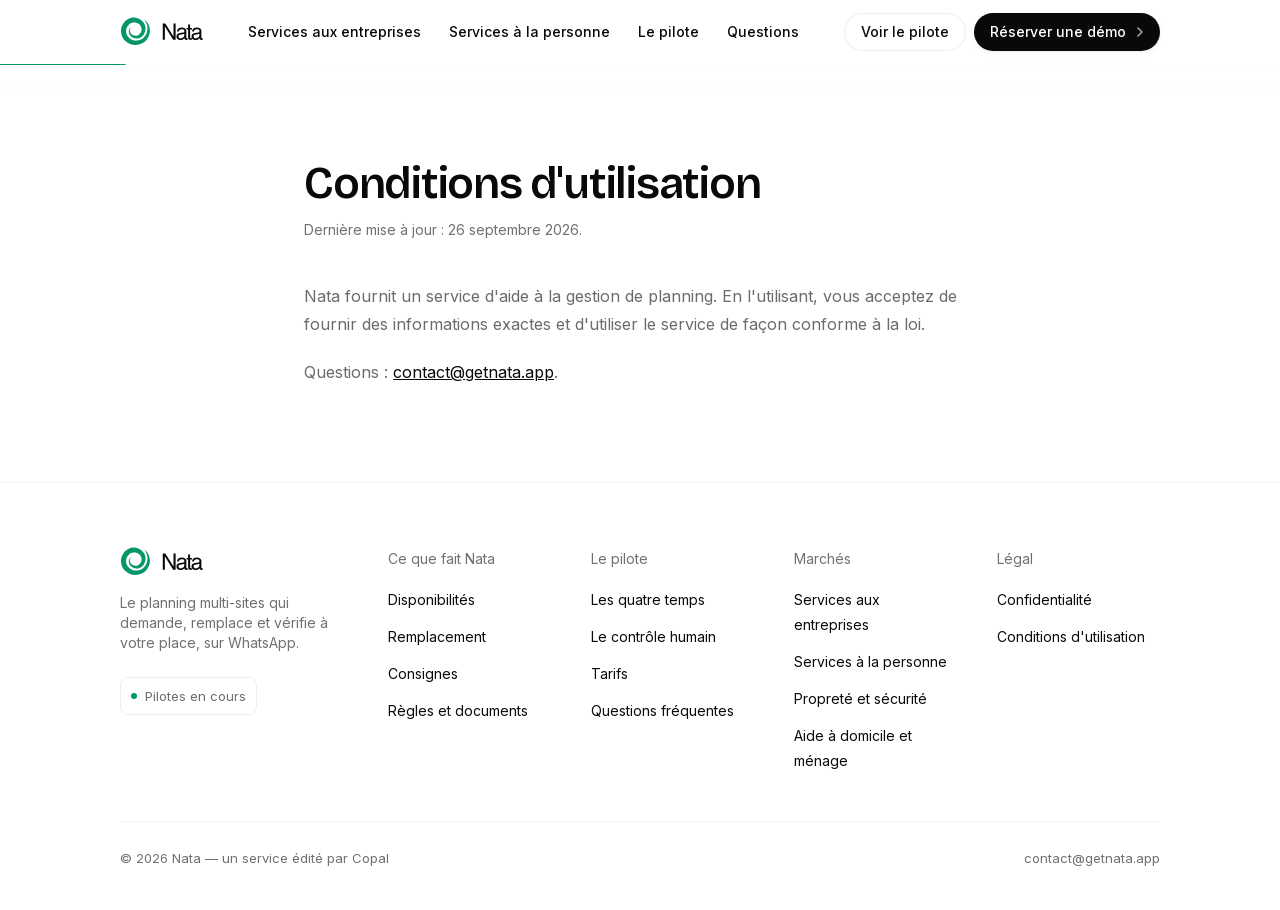
<file: terms.html>
<!DOCTYPE html><html lang="fr" class="bricolage_grotesque_9b9d56d9-module__Iu48CG__variable inter_fc4b32d4-module__25o81W__variable geist_mono_1bf8cbf6-module__FlyLvG__variable h-full"><head><meta charSet="utf-8"/><meta name="viewport" content="width=device-width, initial-scale=1"/><link rel="preload" href="/_next/static/media/017d9bea37084d9b-s.p.41rroleoq1br7.woff2" as="font" crossorigin="" type="font/woff2"/><link rel="preload" href="/_next/static/media/1bffadaabf893a1e-s.p.3-6t-g6q0vh0a.woff2" as="font" crossorigin="" type="font/woff2"/><link rel="preload" href="/_next/static/media/26daee0352f50a5f-s.p.2e115y8-hourl.woff2" as="font" crossorigin="" type="font/woff2"/><link rel="preload" href="/_next/static/media/797e433ab948586e-s.p.0r6juujl39pe6.woff2" as="font" crossorigin="" type="font/woff2"/><link rel="preload" href="/_next/static/media/83afe278b6a6bb3c-s.p.2bn3s6zvc0dyp.woff2" as="font" crossorigin="" type="font/woff2"/><link rel="stylesheet" href="/_next/static/chunks/142b6r7b6co86.css" data-precedence="next"/><link rel="stylesheet" href="/_next/static/chunks/0vx3za6hocvt6.css" data-precedence="next"/><link rel="preload" as="script" fetchPriority="low" href="/_next/static/chunks/1jq4o6yq14o4c.js"/><script src="/_next/static/chunks/2f3fq2wx3uqua.js" async=""></script><script src="/_next/static/chunks/0fpa9k9m446xp.js" async=""></script><script src="/_next/static/chunks/3a0qr45-qvvt-.js" async=""></script><script src="/_next/static/chunks/turbopack-2fq5pqrzldl_u.js" async=""></script><script src="/_next/static/chunks/05-c3ty_6dwfk.js" async=""></script><script src="/_next/static/chunks/153tbw49q_1m9.js" async=""></script><script src="/_next/static/chunks/24feotllpnivf.js" async=""></script><meta name="next-size-adjust" content=""/><title>Conditions d&#x27;utilisation · Nata</title><meta name="description" content="Nata est le planning des entreprises de services qui envoient des agents sur plusieurs sites : quand un agent manque, il prévient les remplaçants autorisés sur WhatsApp, confirme le premier qui accepte et met le planning à jour. Services aux entreprises et services à la personne."/><meta name="robots" content="noindex, nofollow"/><meta name="googlebot" content="noindex, nofollow"/><link rel="icon" href="/icon.png?icon.2t0whizlrz4rf.png" sizes="512x512" type="image/png"/><script src="/_next/static/chunks/0cz1d0mv5g_q7.js" noModule=""></script></head><body class="min-h-full flex flex-col"><div hidden=""><!--$--><!--/$--></div><div aria-hidden="true" class="fixed inset-x-0 top-[64px] z-[60] h-px origin-left bg-accent" style="transform:scaleX(0)"></div><header class="fixed inset-x-0 top-0 z-50 h-[65px] bg-bg/90 backdrop-blur-md border-b border-transparent" style="opacity:0;transform:translateY(-70px)"><div aria-hidden="true" class="pointer-events-none absolute inset-x-0 top-full h-[26px]" style="background:linear-gradient(to bottom, rgb(255 255 255 / 0.92), rgb(255 255 255 / 0))"></div><div class="wrap flex h-full items-center justify-between gap-3 lg:gap-8"><a href="#" class="flex shrink-0 items-center text-ink" aria-label="Nata, accueil"><svg viewBox="0 146 824 298" class="h-[30px] w-auto" role="img" aria-label="Nata"><path fill="#059669" d="M 238.398438 171.882812 C 260.996094 185.164062 278.597656 207.492188 287.855469 232.039062 C 296.058594 253.171875 298.523438 276.535156 295.640625 299.140625 C 295.417969 300.632812 294.886719 304.230469 294.648438 305.65625 C 294.394531 307.039062 293.617188 310.683594 293.320312 312.136719 C 293.101562 313.332031 292.558594 315.242188 292.265625 316.4375 C 291.550781 319.320312 290.722656 322.164062 289.78125 324.984375 C 284.710938 340.765625 276.804688 355.644531 266.816406 368.894531 C 264.101562 372.417969 260.957031 376.285156 257.90625 379.578125 C 256.128906 381.601562 253.148438 384.4375 251.214844 386.371094 C 250.007812 387.460938 247.035156 390.140625 245.863281 391.183594 C 244.707031 392.140625 241.464844 394.753906 240.25 395.738281 C 238.390625 397.121094 236.269531 398.628906 234.367188 399.980469 C 174.453125 440.730469 93.53125 429.90625 44.972656 376.554688 C 9.742188 337.800781 0.261719 281.261719 20.261719 232.925781 C 32.152344 204.140625 54.019531 179.339844 81.914062 165.238281 C 112.738281 149.609375 150.132812 147.832031 182.171875 160.804688 C 209.820312 171.839844 233.21875 193.25 245.132812 220.535156 C 264.824219 265.003906 250.507812 319.167969 209.597656 345.984375 C 175.207031 368.632812 127.519531 363.25 101.625 330.523438 C 87.515625 313.292969 83.339844 288.429688 92.128906 268.40625 C 95.832031 259.792969 101.800781 252.027344 109.5 246.660156 C 110.515625 245.898438 111.640625 245.257812 112.695312 244.59375 C 108.945312 248.601562 105.78125 253.117188 103.460938 258.066406 C 101.660156 261.875 100.308594 265.921875 99.511719 270.058594 C 96.628906 284.195312 100.011719 299.214844 108.683594 310.652344 C 126.175781 333.726562 159.851562 339.796875 184.425781 324.613281 C 221.558594 300.859375 224.863281 247.742188 191.710938 218.964844 C 163.039062 193.21875 117.710938 193.464844 89.285156 219.457031 C 78.207031 229.566406 69.695312 242.539062 64.886719 256.746094 C 54.652344 286.808594 60.9375 320.574219 81.847656 344.566406 C 118.097656 386.101562 180.679688 392.46875 224.847656 359.585938 C 224.847656 359.585938 227.664062 357.449219 227.664062 357.449219 C 228.515625 356.726562 230.894531 354.734375 231.730469 354.03125 C 244.46875 342.542969 255.097656 328.449219 262.210938 312.792969 C 283.898438 265.398438 274.214844 209.679688 238.398438 171.882812 Z M 238.398438 171.882812 " fill-opacity="1" fill-rule="nonzero"></path><g fill="currentColor" fill-opacity="1"><g transform="translate(406.718429, 371.586354)"><g><path d="M 124.828125 -161.09375 L 145.859375 -161.09375 L 145.859375 0 L 121.640625 0 L 39.453125 -130.1875 L 39.015625 -130.1875 L 39.015625 0 L 18.1875 0 L 18.1875 -161.09375 L 43.71875 -161.09375 L 124.390625 -31.015625 L 124.828125 -31.015625 Z M 124.828125 -161.09375 "></path></g></g></g><g fill="currentColor" fill-opacity="1"><g transform="translate(552.818552, 371.586354)"><g><path d="M 86.140625 -59.9375 C 84.671875 -58.40625 81.800781 -57.164062 77.53125 -56.21875 C 73.257812 -55.269531 65.28125 -54.03125 53.59375 -52.5 C 44.96875 -51.46875 38.628906 -49.34375 34.578125 -46.125 C 30.523438 -42.914062 28.5 -38.679688 28.5 -33.421875 C 28.5 -26.992188 30.210938 -21.988281 33.640625 -18.40625 C 37.078125 -14.832031 42.554688 -13.046875 50.078125 -13.046875 C 59.503906 -13.046875 67.867188 -15.726562 75.171875 -21.09375 C 82.484375 -26.46875 86.140625 -32.988281 86.140625 -40.65625 Z M 13.921875 -81.640625 C 14.359375 -94.867188 18.648438 -104.695312 26.796875 -111.125 C 34.941406 -117.550781 46.796875 -120.765625 62.359375 -120.765625 C 74.773438 -120.765625 85.179688 -117.953125 93.578125 -112.328125 C 101.984375 -106.703125 106.1875 -98.59375 106.1875 -88 L 106.1875 -20.390625 C 106.1875 -15.785156 108.269531 -13.484375 112.4375 -13.484375 C 114.113281 -13.484375 116.269531 -13.773438 118.90625 -14.359375 L 118.90625 0 C 115.320312 1.457031 111.59375 2.1875 107.71875 2.1875 C 101 2.1875 95.992188 0.742188 92.703125 -2.140625 C 89.421875 -5.023438 87.707031 -9.535156 87.5625 -15.671875 C 76.3125 -2.960938 62.175781 3.390625 45.15625 3.390625 C 34.050781 3.390625 25.132812 0.25 18.40625 -6.03125 C 11.6875 -12.3125 8.328125 -20.492188 8.328125 -30.578125 C 8.328125 -40.878906 11.25 -49.207031 17.09375 -55.5625 C 22.9375 -61.914062 31.445312 -65.75 42.625 -67.0625 L 77.484375 -71.34375 C 83.765625 -72.289062 86.90625 -76.929688 86.90625 -85.265625 C 86.90625 -91.398438 84.617188 -96.109375 80.046875 -99.390625 C 75.484375 -102.679688 68.5625 -104.328125 59.28125 -104.328125 C 51.03125 -104.328125 44.691406 -102.5 40.265625 -98.84375 C 35.847656 -95.195312 33.203125 -89.460938 32.328125 -81.640625 Z M 13.921875 -81.640625 "></path></g></g></g><g fill="currentColor" fill-opacity="1"><g transform="translate(658.151303, 371.586354)"><g><path d="M 38.578125 -101.046875 L 38.578125 -24.65625 C 38.578125 -21.664062 39.394531 -19.382812 41.03125 -17.8125 C 42.675781 -16.238281 45.617188 -15.453125 49.859375 -15.453125 L 57.421875 -15.453125 L 57.421875 0 C 50.265625 1.019531 45.332031 1.53125 42.625 1.53125 C 34.375 1.53125 28.347656 -0.4375 24.546875 -4.375 C 20.742188 -8.320312 18.84375 -14.71875 18.84375 -23.5625 L 18.84375 -101.046875 L 2.953125 -101.046875 L 2.953125 -117.375 L 18.84375 -117.375 L 18.84375 -150.140625 L 38.578125 -150.140625 L 38.578125 -117.375 L 57.421875 -117.375 L 57.421875 -101.046875 Z M 38.578125 -101.046875 "></path></g></g></g><g fill="currentColor" fill-opacity="1"><g transform="translate(702.333011, 371.586354)"><g><path d="M 86.140625 -59.9375 C 84.671875 -58.40625 81.800781 -57.164062 77.53125 -56.21875 C 73.257812 -55.269531 65.28125 -54.03125 53.59375 -52.5 C 44.96875 -51.46875 38.628906 -49.34375 34.578125 -46.125 C 30.523438 -42.914062 28.5 -38.679688 28.5 -33.421875 C 28.5 -26.992188 30.210938 -21.988281 33.640625 -18.40625 C 37.078125 -14.832031 42.554688 -13.046875 50.078125 -13.046875 C 59.503906 -13.046875 67.867188 -15.726562 75.171875 -21.09375 C 82.484375 -26.46875 86.140625 -32.988281 86.140625 -40.65625 Z M 13.921875 -81.640625 C 14.359375 -94.867188 18.648438 -104.695312 26.796875 -111.125 C 34.941406 -117.550781 46.796875 -120.765625 62.359375 -120.765625 C 74.773438 -120.765625 85.179688 -117.953125 93.578125 -112.328125 C 101.984375 -106.703125 106.1875 -98.59375 106.1875 -88 L 106.1875 -20.390625 C 106.1875 -15.785156 108.269531 -13.484375 112.4375 -13.484375 C 114.113281 -13.484375 116.269531 -13.773438 118.90625 -14.359375 L 118.90625 0 C 115.320312 1.457031 111.59375 2.1875 107.71875 2.1875 C 101 2.1875 95.992188 0.742188 92.703125 -2.140625 C 89.421875 -5.023438 87.707031 -9.535156 87.5625 -15.671875 C 76.3125 -2.960938 62.175781 3.390625 45.15625 3.390625 C 34.050781 3.390625 25.132812 0.25 18.40625 -6.03125 C 11.6875 -12.3125 8.328125 -20.492188 8.328125 -30.578125 C 8.328125 -40.878906 11.25 -49.207031 17.09375 -55.5625 C 22.9375 -61.914062 31.445312 -65.75 42.625 -67.0625 L 77.484375 -71.34375 C 83.765625 -72.289062 86.90625 -76.929688 86.90625 -85.265625 C 86.90625 -91.398438 84.617188 -96.109375 80.046875 -99.390625 C 75.484375 -102.679688 68.5625 -104.328125 59.28125 -104.328125 C 51.03125 -104.328125 44.691406 -102.5 40.265625 -98.84375 C 35.847656 -95.195312 33.203125 -89.460938 32.328125 -81.640625 Z M 13.921875 -81.640625 "></path></g></g></g></svg></a><nav class="hidden items-center gap-1 lg:flex"><a href="/services-aux-entreprises" class="flex items-center gap-1 rounded-full px-3 py-1.5 text-[14px] font-medium text-ink transition-colors duration-150 ease-out hover:bg-surface">Services aux entreprises</a><a href="/services-a-la-personne" class="flex items-center gap-1 rounded-full px-3 py-1.5 text-[14px] font-medium text-ink transition-colors duration-150 ease-out hover:bg-surface">Services à la personne</a><a href="/#methode" class="flex items-center gap-1 rounded-full px-3 py-1.5 text-[14px] font-medium text-ink transition-colors duration-150 ease-out hover:bg-surface">Le pilote</a><a href="/#faq" class="flex items-center gap-1 rounded-full px-3 py-1.5 text-[14px] font-medium text-ink transition-colors duration-150 ease-out hover:bg-surface">Questions</a></nav><div class="flex shrink-0 items-center gap-2"><span class="hidden lg:block"><a href="/#methode" class="inline-flex shrink-0 items-center gap-2 rounded-full border border-line bg-bg font-medium text-ink transition-[background-color,transform,box-shadow] duration-150 ease-out hover:bg-surface hover:shadow-[var(--shadow-sm)] active:scale-[0.97] active:duration-75 h-[38px] px-4 text-[14px]">Voir le pilote</a></span><span class="hidden sm:block"><a href="/#contact" class="inline-flex shrink-0 items-center gap-1.5 rounded-full bg-ink font-medium text-white shadow-[var(--shadow-sm)] transition-[opacity,transform,box-shadow] duration-150 ease-out hover:opacity-90 hover:shadow-[var(--shadow-md)] active:scale-[0.97] active:duration-75 h-[38px] pl-4 pr-3 text-[14px]">Réserver une démo<svg xmlns="http://www.w3.org/2000/svg" width="24" height="24" viewBox="0 0 24 24" fill="none" stroke="currentColor" stroke-width="2" stroke-linecap="round" stroke-linejoin="round" class="lucide lucide-chevron-right size-4 opacity-70" aria-hidden="true"><path d="m9 18 6-6-6-6"></path></svg></a></span><button type="button" aria-expanded="false" aria-label="Ouvrir le menu" class="flex size-[38px] items-center justify-center rounded-full border border-line text-ink lg:hidden"><svg xmlns="http://www.w3.org/2000/svg" width="24" height="24" viewBox="0 0 24 24" fill="none" stroke="currentColor" stroke-width="2" stroke-linecap="round" stroke-linejoin="round" class="lucide lucide-menu size-4" aria-hidden="true"><path d="M4 5h16"></path><path d="M4 12h16"></path><path d="M4 19h16"></path></svg></button></div></div></header><div class="fixed inset-x-3 bottom-3 z-40 transition-[opacity,transform] duration-300 ease-out lg:hidden pointer-events-none translate-y-4 opacity-0"><a href="/#contact" class="flex h-[52px] items-center justify-center rounded-full bg-ink text-[16px] font-medium text-white shadow-[0_10px_30px_-10px_rgba(8,9,10,0.5)]">Réserver une démo</a></div><main class="flex-1 pt-[65px]"><div class="wrap relative z-[1] max-w-[720px] py-[96px]"><h1 class="t-display text-[44px] text-ink">Conditions d&#x27;utilisation</h1><p class="mt-3 text-[14px] text-ink-45">Dernière mise à jour : 26 septembre 2026.</p><div class="mt-10 space-y-5 text-[16px] leading-7 text-ink-60"><p>Nata fournit un service d&#x27;aide à la gestion de planning. En l&#x27;utilisant, vous acceptez de fournir des informations exactes et d&#x27;utiliser le service de façon conforme à la loi.</p><p>Questions : <a class="text-ink underline" href="mailto:contact@getnata.app">contact@getnata.app</a>.</p></div></div></main><footer class="rails relative border-t border-line-soft"><div class="wrap relative z-[1] pb-10 pt-16"><div class="grid grid-cols-2 gap-x-6 gap-y-10 md:grid-cols-3 lg:grid-cols-[1.4fr_repeat(4,1fr)] lg:gap-10"><div class="col-span-2 md:col-span-3 lg:col-span-1"><div class="text-ink"><svg viewBox="0 146 824 298" class="h-[30px] w-auto" role="img" aria-label="Nata"><path fill="#059669" d="M 238.398438 171.882812 C 260.996094 185.164062 278.597656 207.492188 287.855469 232.039062 C 296.058594 253.171875 298.523438 276.535156 295.640625 299.140625 C 295.417969 300.632812 294.886719 304.230469 294.648438 305.65625 C 294.394531 307.039062 293.617188 310.683594 293.320312 312.136719 C 293.101562 313.332031 292.558594 315.242188 292.265625 316.4375 C 291.550781 319.320312 290.722656 322.164062 289.78125 324.984375 C 284.710938 340.765625 276.804688 355.644531 266.816406 368.894531 C 264.101562 372.417969 260.957031 376.285156 257.90625 379.578125 C 256.128906 381.601562 253.148438 384.4375 251.214844 386.371094 C 250.007812 387.460938 247.035156 390.140625 245.863281 391.183594 C 244.707031 392.140625 241.464844 394.753906 240.25 395.738281 C 238.390625 397.121094 236.269531 398.628906 234.367188 399.980469 C 174.453125 440.730469 93.53125 429.90625 44.972656 376.554688 C 9.742188 337.800781 0.261719 281.261719 20.261719 232.925781 C 32.152344 204.140625 54.019531 179.339844 81.914062 165.238281 C 112.738281 149.609375 150.132812 147.832031 182.171875 160.804688 C 209.820312 171.839844 233.21875 193.25 245.132812 220.535156 C 264.824219 265.003906 250.507812 319.167969 209.597656 345.984375 C 175.207031 368.632812 127.519531 363.25 101.625 330.523438 C 87.515625 313.292969 83.339844 288.429688 92.128906 268.40625 C 95.832031 259.792969 101.800781 252.027344 109.5 246.660156 C 110.515625 245.898438 111.640625 245.257812 112.695312 244.59375 C 108.945312 248.601562 105.78125 253.117188 103.460938 258.066406 C 101.660156 261.875 100.308594 265.921875 99.511719 270.058594 C 96.628906 284.195312 100.011719 299.214844 108.683594 310.652344 C 126.175781 333.726562 159.851562 339.796875 184.425781 324.613281 C 221.558594 300.859375 224.863281 247.742188 191.710938 218.964844 C 163.039062 193.21875 117.710938 193.464844 89.285156 219.457031 C 78.207031 229.566406 69.695312 242.539062 64.886719 256.746094 C 54.652344 286.808594 60.9375 320.574219 81.847656 344.566406 C 118.097656 386.101562 180.679688 392.46875 224.847656 359.585938 C 224.847656 359.585938 227.664062 357.449219 227.664062 357.449219 C 228.515625 356.726562 230.894531 354.734375 231.730469 354.03125 C 244.46875 342.542969 255.097656 328.449219 262.210938 312.792969 C 283.898438 265.398438 274.214844 209.679688 238.398438 171.882812 Z M 238.398438 171.882812 " fill-opacity="1" fill-rule="nonzero"></path><g fill="currentColor" fill-opacity="1"><g transform="translate(406.718429, 371.586354)"><g><path d="M 124.828125 -161.09375 L 145.859375 -161.09375 L 145.859375 0 L 121.640625 0 L 39.453125 -130.1875 L 39.015625 -130.1875 L 39.015625 0 L 18.1875 0 L 18.1875 -161.09375 L 43.71875 -161.09375 L 124.390625 -31.015625 L 124.828125 -31.015625 Z M 124.828125 -161.09375 "></path></g></g></g><g fill="currentColor" fill-opacity="1"><g transform="translate(552.818552, 371.586354)"><g><path d="M 86.140625 -59.9375 C 84.671875 -58.40625 81.800781 -57.164062 77.53125 -56.21875 C 73.257812 -55.269531 65.28125 -54.03125 53.59375 -52.5 C 44.96875 -51.46875 38.628906 -49.34375 34.578125 -46.125 C 30.523438 -42.914062 28.5 -38.679688 28.5 -33.421875 C 28.5 -26.992188 30.210938 -21.988281 33.640625 -18.40625 C 37.078125 -14.832031 42.554688 -13.046875 50.078125 -13.046875 C 59.503906 -13.046875 67.867188 -15.726562 75.171875 -21.09375 C 82.484375 -26.46875 86.140625 -32.988281 86.140625 -40.65625 Z M 13.921875 -81.640625 C 14.359375 -94.867188 18.648438 -104.695312 26.796875 -111.125 C 34.941406 -117.550781 46.796875 -120.765625 62.359375 -120.765625 C 74.773438 -120.765625 85.179688 -117.953125 93.578125 -112.328125 C 101.984375 -106.703125 106.1875 -98.59375 106.1875 -88 L 106.1875 -20.390625 C 106.1875 -15.785156 108.269531 -13.484375 112.4375 -13.484375 C 114.113281 -13.484375 116.269531 -13.773438 118.90625 -14.359375 L 118.90625 0 C 115.320312 1.457031 111.59375 2.1875 107.71875 2.1875 C 101 2.1875 95.992188 0.742188 92.703125 -2.140625 C 89.421875 -5.023438 87.707031 -9.535156 87.5625 -15.671875 C 76.3125 -2.960938 62.175781 3.390625 45.15625 3.390625 C 34.050781 3.390625 25.132812 0.25 18.40625 -6.03125 C 11.6875 -12.3125 8.328125 -20.492188 8.328125 -30.578125 C 8.328125 -40.878906 11.25 -49.207031 17.09375 -55.5625 C 22.9375 -61.914062 31.445312 -65.75 42.625 -67.0625 L 77.484375 -71.34375 C 83.765625 -72.289062 86.90625 -76.929688 86.90625 -85.265625 C 86.90625 -91.398438 84.617188 -96.109375 80.046875 -99.390625 C 75.484375 -102.679688 68.5625 -104.328125 59.28125 -104.328125 C 51.03125 -104.328125 44.691406 -102.5 40.265625 -98.84375 C 35.847656 -95.195312 33.203125 -89.460938 32.328125 -81.640625 Z M 13.921875 -81.640625 "></path></g></g></g><g fill="currentColor" fill-opacity="1"><g transform="translate(658.151303, 371.586354)"><g><path d="M 38.578125 -101.046875 L 38.578125 -24.65625 C 38.578125 -21.664062 39.394531 -19.382812 41.03125 -17.8125 C 42.675781 -16.238281 45.617188 -15.453125 49.859375 -15.453125 L 57.421875 -15.453125 L 57.421875 0 C 50.265625 1.019531 45.332031 1.53125 42.625 1.53125 C 34.375 1.53125 28.347656 -0.4375 24.546875 -4.375 C 20.742188 -8.320312 18.84375 -14.71875 18.84375 -23.5625 L 18.84375 -101.046875 L 2.953125 -101.046875 L 2.953125 -117.375 L 18.84375 -117.375 L 18.84375 -150.140625 L 38.578125 -150.140625 L 38.578125 -117.375 L 57.421875 -117.375 L 57.421875 -101.046875 Z M 38.578125 -101.046875 "></path></g></g></g><g fill="currentColor" fill-opacity="1"><g transform="translate(702.333011, 371.586354)"><g><path d="M 86.140625 -59.9375 C 84.671875 -58.40625 81.800781 -57.164062 77.53125 -56.21875 C 73.257812 -55.269531 65.28125 -54.03125 53.59375 -52.5 C 44.96875 -51.46875 38.628906 -49.34375 34.578125 -46.125 C 30.523438 -42.914062 28.5 -38.679688 28.5 -33.421875 C 28.5 -26.992188 30.210938 -21.988281 33.640625 -18.40625 C 37.078125 -14.832031 42.554688 -13.046875 50.078125 -13.046875 C 59.503906 -13.046875 67.867188 -15.726562 75.171875 -21.09375 C 82.484375 -26.46875 86.140625 -32.988281 86.140625 -40.65625 Z M 13.921875 -81.640625 C 14.359375 -94.867188 18.648438 -104.695312 26.796875 -111.125 C 34.941406 -117.550781 46.796875 -120.765625 62.359375 -120.765625 C 74.773438 -120.765625 85.179688 -117.953125 93.578125 -112.328125 C 101.984375 -106.703125 106.1875 -98.59375 106.1875 -88 L 106.1875 -20.390625 C 106.1875 -15.785156 108.269531 -13.484375 112.4375 -13.484375 C 114.113281 -13.484375 116.269531 -13.773438 118.90625 -14.359375 L 118.90625 0 C 115.320312 1.457031 111.59375 2.1875 107.71875 2.1875 C 101 2.1875 95.992188 0.742188 92.703125 -2.140625 C 89.421875 -5.023438 87.707031 -9.535156 87.5625 -15.671875 C 76.3125 -2.960938 62.175781 3.390625 45.15625 3.390625 C 34.050781 3.390625 25.132812 0.25 18.40625 -6.03125 C 11.6875 -12.3125 8.328125 -20.492188 8.328125 -30.578125 C 8.328125 -40.878906 11.25 -49.207031 17.09375 -55.5625 C 22.9375 -61.914062 31.445312 -65.75 42.625 -67.0625 L 77.484375 -71.34375 C 83.765625 -72.289062 86.90625 -76.929688 86.90625 -85.265625 C 86.90625 -91.398438 84.617188 -96.109375 80.046875 -99.390625 C 75.484375 -102.679688 68.5625 -104.328125 59.28125 -104.328125 C 51.03125 -104.328125 44.691406 -102.5 40.265625 -98.84375 C 35.847656 -95.195312 33.203125 -89.460938 32.328125 -81.640625 Z M 13.921875 -81.640625 "></path></g></g></g></svg></div><p class="mt-4 max-w-[30ch] text-[14px] leading-5 text-ink-45">Le planning multi-sites qui demande, remplace et vérifie à votre place, sur WhatsApp.</p><span class="mt-6 inline-flex items-center gap-2 rounded-[8px] border border-line px-2.5 py-1.5 text-[13px] text-ink-60"><span class="size-1.5 rounded-full bg-accent"></span>Pilotes en cours</span></div><div><p class="text-[14px] text-ink-45">Ce que fait Nata</p><ul class="mt-4 space-y-3"><li><a href="/#whatsapp" class="text-[14px] text-ink transition-opacity duration-100 hover:opacity-60">Disponibilités</a></li><li><a href="/#whatsapp" class="text-[14px] text-ink transition-opacity duration-100 hover:opacity-60">Remplacement</a></li><li><a href="/#whatsapp" class="text-[14px] text-ink transition-opacity duration-100 hover:opacity-60">Consignes</a></li><li><a href="/#controle" class="text-[14px] text-ink transition-opacity duration-100 hover:opacity-60">Règles et documents</a></li></ul></div><div><p class="text-[14px] text-ink-45">Le pilote</p><ul class="mt-4 space-y-3"><li><a href="/#methode" class="text-[14px] text-ink transition-opacity duration-100 hover:opacity-60">Les quatre temps</a></li><li><a href="/#controle" class="text-[14px] text-ink transition-opacity duration-100 hover:opacity-60">Le contrôle humain</a></li><li><a href="/#contact" class="text-[14px] text-ink transition-opacity duration-100 hover:opacity-60">Tarifs</a></li><li><a href="/#faq" class="text-[14px] text-ink transition-opacity duration-100 hover:opacity-60">Questions fréquentes</a></li></ul></div><div><p class="text-[14px] text-ink-45">Marchés</p><ul class="mt-4 space-y-3"><li><a href="/services-aux-entreprises" class="text-[14px] text-ink transition-opacity duration-100 hover:opacity-60">Services aux entreprises</a></li><li><a href="/services-a-la-personne" class="text-[14px] text-ink transition-opacity duration-100 hover:opacity-60">Services à la personne</a></li><li><a href="/services-aux-entreprises#metiers" class="text-[14px] text-ink transition-opacity duration-100 hover:opacity-60">Propreté et sécurité</a></li><li><a href="/services-a-la-personne#metiers" class="text-[14px] text-ink transition-opacity duration-100 hover:opacity-60">Aide à domicile et ménage</a></li></ul></div><div><p class="text-[14px] text-ink-45">Légal</p><ul class="mt-4 space-y-3"><li><a href="/privacy" class="text-[14px] text-ink transition-opacity duration-100 hover:opacity-60">Confidentialité</a></li><li><a href="/terms" class="text-[14px] text-ink transition-opacity duration-100 hover:opacity-60">Conditions d&#x27;utilisation</a></li></ul></div></div><div class="mt-12 flex flex-col gap-2 border-t border-line-soft pt-6 sm:flex-row sm:items-center sm:justify-between"><p class="text-[13px] text-ink-45">© 2026 Nata — un service édité par Copal</p><p class="text-[13px] text-ink-45">contact@getnata.app</p></div></div></footer><!--$--><!--/$--><script src="/_next/static/chunks/1jq4o6yq14o4c.js" id="_R_" async=""></script><script>(self.__next_f=self.__next_f||[]).push([0])</script><script>self.__next_f.push([1,"1:\"$Sreact.fragment\"\n2:I[39756,[\"/_next/static/chunks/05-c3ty_6dwfk.js\",\"/_next/static/chunks/153tbw49q_1m9.js\"],\"default\"]\n3:I[37457,[\"/_next/static/chunks/05-c3ty_6dwfk.js\",\"/_next/static/chunks/153tbw49q_1m9.js\"],\"default\"]\n4:I[17535,[\"/_next/static/chunks/05-c3ty_6dwfk.js\",\"/_next/static/chunks/153tbw49q_1m9.js\",\"/_next/static/chunks/24feotllpnivf.js\"],\"Nav\"]\n5:I[58820,[\"/_next/static/chunks/05-c3ty_6dwfk.js\",\"/_next/static/chunks/153tbw49q_1m9.js\",\"/_next/static/chunks/24feotllpnivf.js\"],\"Wrap\"]\n6:I[71754,[\"/_next/static/chunks/05-c3ty_6dwfk.js\",\"/_next/static/chunks/153tbw49q_1m9.js\",\"/_next/static/chunks/24feotllpnivf.js\"],\"PiedDePage\"]\n7:I[97367,[\"/_next/static/chunks/05-c3ty_6dwfk.js\",\"/_next/static/chunks/153tbw49q_1m9.js\"],\"OutletBoundary\"]\n8:\"$Sreact.suspense\"\nb:I[97367,[\"/_next/static/chunks/05-c3ty_6dwfk.js\",\"/_next/static/chunks/153tbw49q_1m9.js\"],\"ViewportBoundary\"]\nd:I[97367,[\"/_next/static/chunks/05-c3ty_6dwfk.js\",\"/_next/static/chunks/153tbw49q_1m9.js\"],\"MetadataBoundary\"]\nf:I[68027,[\"/_next/static/chunks/05-c3ty_6dwfk.js\",\"/_next/static/chunks/153tbw49q_1m9.js\"],\"default\",1]\n:HL[\"/_next/static/chunks/142b6r7b6co86.css\",\"style\"]\n:HL[\"/_next/static/chunks/0vx3za6hocvt6.css\",\"style\"]\n:HL[\"/_next/static/media/017d9bea37084d9b-s.p.41rroleoq1br7.woff2\",\"font\",{\"crossOrigin\":\"\",\"type\":\"font/woff2\"}]\n:HL[\"/_next/static/media/1bffadaabf893a1e-s.p.3-6t-g6q0vh0a.woff2\",\"font\",{\"crossOrigin\":\"\",\"type\":\"font/woff2\"}]\n:HL[\"/_next/static/media/26daee0352f50a5f-s.p.2e115y8-hourl.woff2\",\"font\",{\"crossOrigin\":\"\",\"type\":\"font/woff2\"}]\n:HL[\"/_next/static/media/797e433ab948586e-s.p.0r6juujl39pe6.woff2\",\"font\",{\"crossOrigin\":\"\",\"type\":\"font/woff2\"}]\n:HL[\"/_next/static/media/83afe278b6a6bb3c-s.p.2bn3s6zvc0dyp.woff2\",\"font\",{\"crossOrigin\":\"\",\"type\":\"font/woff2\"}]\n"])</script><script>self.__next_f.push([1,"0:{\"P\":null,\"c\":[\"\",\"terms\"],\"q\":\"\",\"i\":false,\"f\":[[[\"\",{\"children\":[\"terms\",{\"children\":[\"__PAGE__\",{}]}]},\"$undefined\",\"$undefined\",16],[[\"$\",\"$1\",\"c\",{\"children\":[[[\"$\",\"link\",\"0\",{\"rel\":\"stylesheet\",\"href\":\"/_next/static/chunks/142b6r7b6co86.css\",\"precedence\":\"next\",\"crossOrigin\":\"$undefined\",\"nonce\":\"$undefined\"}],[\"$\",\"link\",\"1\",{\"rel\":\"stylesheet\",\"href\":\"/_next/static/chunks/0vx3za6hocvt6.css\",\"precedence\":\"next\",\"crossOrigin\":\"$undefined\",\"nonce\":\"$undefined\"}],[\"$\",\"script\",\"script-0\",{\"src\":\"/_next/static/chunks/05-c3ty_6dwfk.js\",\"async\":true,\"nonce\":\"$undefined\"}],[\"$\",\"script\",\"script-1\",{\"src\":\"/_next/static/chunks/153tbw49q_1m9.js\",\"async\":true,\"nonce\":\"$undefined\"}]],[\"$\",\"html\",null,{\"lang\":\"fr\",\"className\":\"bricolage_grotesque_9b9d56d9-module__Iu48CG__variable inter_fc4b32d4-module__25o81W__variable geist_mono_1bf8cbf6-module__FlyLvG__variable h-full\",\"children\":[\"$\",\"body\",null,{\"className\":\"min-h-full flex flex-col\",\"children\":[\"$\",\"$L2\",null,{\"parallelRouterKey\":\"children\",\"error\":\"$undefined\",\"errorStyles\":\"$undefined\",\"errorScripts\":\"$undefined\",\"template\":[\"$\",\"$L3\",null,{}],\"templateStyles\":\"$undefined\",\"templateScripts\":\"$undefined\",\"notFound\":[[[\"$\",\"title\",null,{\"children\":\"404: This page could not be found.\"}],[\"$\",\"div\",null,{\"style\":{\"fontFamily\":\"system-ui,\\\"Segoe UI\\\",Roboto,Helvetica,Arial,sans-serif,\\\"Apple Color Emoji\\\",\\\"Segoe UI Emoji\\\"\",\"height\":\"100vh\",\"textAlign\":\"center\",\"display\":\"flex\",\"flexDirection\":\"column\",\"alignItems\":\"center\",\"justifyContent\":\"center\"},\"children\":[\"$\",\"div\",null,{\"children\":[[\"$\",\"style\",null,{\"dangerouslySetInnerHTML\":{\"__html\":\"body{color:#000;background:#fff;margin:0}.next-error-h1{border-right:1px solid rgba(0,0,0,.3)}@media (prefers-color-scheme:dark){body{color:#fff;background:#000}.next-error-h1{border-right:1px solid rgba(255,255,255,.3)}}\"}}],[\"$\",\"h1\",null,{\"className\":\"next-error-h1\",\"style\":{\"display\":\"inline-block\",\"margin\":\"0 20px 0 0\",\"padding\":\"0 23px 0 0\",\"fontSize\":24,\"fontWeight\":500,\"verticalAlign\":\"top\",\"lineHeight\":\"49px\"},\"children\":404}],[\"$\",\"div\",null,{\"style\":{\"display\":\"inline-block\"},\"children\":[\"$\",\"h2\",null,{\"style\":{\"fontSize\":14,\"fontWeight\":400,\"lineHeight\":\"49px\",\"margin\":0},\"children\":\"This page could not be found.\"}]}]]}]}]],[]],\"forbidden\":\"$undefined\",\"unauthorized\":\"$undefined\"}]}]}]]}],{\"children\":[[\"$\",\"$1\",\"c\",{\"children\":[null,[\"$\",\"$L2\",null,{\"parallelRouterKey\":\"children\",\"error\":\"$undefined\",\"errorStyles\":\"$undefined\",\"errorScripts\":\"$undefined\",\"template\":[\"$\",\"$L3\",null,{}],\"templateStyles\":\"$undefined\",\"templateScripts\":\"$undefined\",\"notFound\":\"$undefined\",\"forbidden\":\"$undefined\",\"unauthorized\":\"$undefined\"}]]}],{\"children\":[[\"$\",\"$1\",\"c\",{\"children\":[[[\"$\",\"$L4\",null,{}],[\"$\",\"main\",null,{\"className\":\"flex-1 pt-[65px]\",\"children\":[\"$\",\"$L5\",null,{\"className\":\"max-w-[720px] py-[96px]\",\"children\":[[\"$\",\"h1\",null,{\"className\":\"t-display text-[44px] text-ink\",\"children\":\"Conditions d'utilisation\"}],[\"$\",\"p\",null,{\"className\":\"mt-3 text-[14px] text-ink-45\",\"children\":\"Dernière mise à jour : 26 septembre 2026.\"}],[\"$\",\"div\",null,{\"className\":\"mt-10 space-y-5 text-[16px] leading-7 text-ink-60\",\"children\":[[\"$\",\"p\",null,{\"children\":\"Nata fournit un service d'aide à la gestion de planning. En l'utilisant, vous acceptez de fournir des informations exactes et d'utiliser le service de façon conforme à la loi.\"}],[\"$\",\"p\",null,{\"children\":[\"Questions : \",[\"$\",\"a\",null,{\"className\":\"text-ink underline\",\"href\":\"mailto:contact@getnata.app\",\"children\":\"contact@getnata.app\"}],\".\"]}]]}]]}]}],[\"$\",\"$L6\",null,{}]],[[\"$\",\"script\",\"script-0\",{\"src\":\"/_next/static/chunks/24feotllpnivf.js\",\"async\":true,\"nonce\":\"$undefined\"}]],[\"$\",\"$L7\",null,{\"children\":[\"$\",\"$8\",null,{\"name\":\"Next.MetadataOutlet\",\"children\":\"$@9\"}]}]]}],{},null,false,null]},null,false,\"$@a\"]},null,false,null],[\"$\",\"$1\",\"h\",{\"children\":[null,[\"$\",\"$Lb\",null,{\"children\":\"$Lc\"}],[\"$\",\"div\",null,{\"hidden\":true,\"children\":[\"$\",\"$Ld\",null,{\"children\":[\"$\",\"$8\",null,{\"name\":\"Next.Metadata\",\"children\":\"$Le\"}]}]}],[\"$\",\"meta\",null,{\"name\":\"next-size-adjust\",\"content\":\"\"}]]}],false]],\"m\":\"$undefined\",\"G\":[\"$f\",[[\"$\",\"link\",\"0\",{\"rel\":\"stylesheet\",\"href\":\"/_next/static/chunks/142b6r7b6co86.css\",\"precedence\":\"next\",\"crossOrigin\":\"$undefined\",\"nonce\":\"$undefined\"}],[\"$\",\"link\",\"1\",{\"rel\":\"stylesheet\",\"href\":\"/_next/static/chunks/0vx3za6hocvt6.css\",\"precedence\":\"next\",\"crossOrigin\":\"$undefined\",\"nonce\":\"$undefined\"}]]],\"S\":true,\"h\":null,\"s\":\"$undefined\",\"l\":\"$undefined\",\"p\":\"$undefined\",\"d\":\"$undefined\",\"b\":\"EB_dL220Db71pWSXUSihb\"}\n"])</script><script>self.__next_f.push([1,"10:[]\na:\"$W10\"\n"])</script><script>self.__next_f.push([1,"c:[[\"$\",\"meta\",\"0\",{\"charSet\":\"utf-8\"}],[\"$\",\"meta\",\"1\",{\"name\":\"viewport\",\"content\":\"width=device-width, initial-scale=1\"}]]\n"])</script><script>self.__next_f.push([1,"11:I[27201,[\"/_next/static/chunks/05-c3ty_6dwfk.js\",\"/_next/static/chunks/153tbw49q_1m9.js\"],\"IconMark\"]\n9:null\ne:[[\"$\",\"title\",\"0\",{\"children\":\"Conditions d'utilisation · Nata\"}],[\"$\",\"meta\",\"1\",{\"name\":\"description\",\"content\":\"Nata est le planning des entreprises de services qui envoient des agents sur plusieurs sites : quand un agent manque, il prévient les remplaçants autorisés sur WhatsApp, confirme le premier qui accepte et met le planning à jour. Services aux entreprises et services à la personne.\"}],[\"$\",\"meta\",\"2\",{\"name\":\"robots\",\"content\":\"noindex, nofollow\"}],[\"$\",\"meta\",\"3\",{\"name\":\"googlebot\",\"content\":\"noindex, nofollow\"}],[\"$\",\"link\",\"4\",{\"rel\":\"icon\",\"href\":\"/icon.png?icon.2t0whizlrz4rf.png\",\"sizes\":\"512x512\",\"type\":\"image/png\"}],[\"$\",\"$L11\",\"5\",{}]]\n"])</script></body></html>
</file>
<file: _next/static/chunks/142b6r7b6co86.css>
@font-face{font-family:Bricolage Grotesque;font-style:normal;font-weight:200 800;font-stretch:100%;font-display:swap;src:url(../media/033400d475fad6b1-s.197tvtifbphtu.woff2)format("woff2");unicode-range:U+102-103,U+110-111,U+128-129,U+168-169,U+1A0-1A1,U+1AF-1B0,U+300-301,U+303-304,U+308-309,U+323,U+329,U+1EA0-1EF9,U+20AB}@font-face{font-family:Bricolage Grotesque;font-style:normal;font-weight:200 800;font-stretch:100%;font-display:swap;src:url(../media/26daee0352f50a5f-s.p.2e115y8-hourl.woff2)format("woff2");unicode-range:U+100-2BA,U+2BD-2C5,U+2C7-2CC,U+2CE-2D7,U+2DD-2FF,U+304,U+308,U+329,U+1D00-1DBF,U+1E00-1E9F,U+1EF2-1EFF,U+2020,U+20A0-20AB,U+20AD-20C4,U+2113,U+2C60-2C7F,U+A720-A7FF}@font-face{font-family:Bricolage Grotesque;font-style:normal;font-weight:200 800;font-stretch:100%;font-display:swap;src:url(../media/017d9bea37084d9b-s.p.41rroleoq1br7.woff2)format("woff2");unicode-range:U+??,U+131,U+152-153,U+2BB-2BC,U+2C6,U+2DA,U+2DC,U+304,U+308,U+329,U+2000-206F,U+20AC,U+2122,U+2191,U+2193,U+2212,U+2215,U+FEFF,U+FFFD}@font-face{font-family:Bricolage Grotesque Fallback;src:local(Arial);ascent-override:88.21%;descent-override:25.61%;line-gap-override:0.0%;size-adjust:105.43%}.bricolage_grotesque_9b9d56d9-module__Iu48CG__className{font-family:Bricolage Grotesque,Bricolage Grotesque Fallback;font-style:normal}.bricolage_grotesque_9b9d56d9-module__Iu48CG__variable{--font-titre:"Bricolage Grotesque", "Bricolage Grotesque Fallback"}
@font-face{font-family:Inter;font-style:normal;font-weight:100 900;font-display:swap;src:url(../media/2c55a0e60120577a-s.0-dom-5bn10r2.woff2)format("woff2");unicode-range:U+460-52F,U+1C80-1C8A,U+20B4,U+2DE0-2DFF,U+A640-A69F,U+FE2E-FE2F}@font-face{font-family:Inter;font-style:normal;font-weight:100 900;font-display:swap;src:url(../media/9c72aa0f40e4eef8-s.1y4-pdgsjb-pw.woff2)format("woff2");unicode-range:U+301,U+400-45F,U+490-491,U+4B0-4B1,U+2116}@font-face{font-family:Inter;font-style:normal;font-weight:100 900;font-display:swap;src:url(../media/ad66f9afd8947f86-s.3lvt2whj97whp.woff2)format("woff2");unicode-range:U+1F??}@font-face{font-family:Inter;font-style:normal;font-weight:100 900;font-display:swap;src:url(../media/5476f68d60460930-s.2uwcyprjm3xu3.woff2)format("woff2");unicode-range:U+370-377,U+37A-37F,U+384-38A,U+38C,U+38E-3A1,U+3A3-3FF}@font-face{font-family:Inter;font-style:normal;font-weight:100 900;font-display:swap;src:url(../media/2bbe8d2671613f1f-s.0k62hbripvv8p.woff2)format("woff2");unicode-range:U+102-103,U+110-111,U+128-129,U+168-169,U+1A0-1A1,U+1AF-1B0,U+300-301,U+303-304,U+308-309,U+323,U+329,U+1EA0-1EF9,U+20AB}@font-face{font-family:Inter;font-style:normal;font-weight:100 900;font-display:swap;src:url(../media/1bffadaabf893a1e-s.p.3-6t-g6q0vh0a.woff2)format("woff2");unicode-range:U+100-2BA,U+2BD-2C5,U+2C7-2CC,U+2CE-2D7,U+2DD-2FF,U+304,U+308,U+329,U+1D00-1DBF,U+1E00-1E9F,U+1EF2-1EFF,U+2020,U+20A0-20AB,U+20AD-20C4,U+2113,U+2C60-2C7F,U+A720-A7FF}@font-face{font-family:Inter;font-style:normal;font-weight:100 900;font-display:swap;src:url(../media/83afe278b6a6bb3c-s.p.2bn3s6zvc0dyp.woff2)format("woff2");unicode-range:U+??,U+131,U+152-153,U+2BB-2BC,U+2C6,U+2DA,U+2DC,U+304,U+308,U+329,U+2000-206F,U+20AC,U+2122,U+2191,U+2193,U+2212,U+2215,U+FEFF,U+FFFD}@font-face{font-family:Inter Fallback;src:local(Arial);ascent-override:90.44%;descent-override:22.52%;line-gap-override:0.0%;size-adjust:107.12%}.inter_fc4b32d4-module__25o81W__className{font-family:Inter,Inter Fallback;font-style:normal}.inter_fc4b32d4-module__25o81W__variable{--font-texte:"Inter", "Inter Fallback"}
@font-face{font-family:Geist Mono;font-style:normal;font-weight:100 900;font-display:swap;src:url(../media/5ce348bf30bf5439-s.31988l_ccedte.woff2)format("woff2");unicode-range:U+460-52F,U+1C80-1C8A,U+20B4,U+2DE0-2DFF,U+A640-A69F,U+FE2E-FE2F}@font-face{font-family:Geist Mono;font-style:normal;font-weight:100 900;font-display:swap;src:url(../media/4fa387ec64143e14-s.2tuy5pz7dlieh.woff2)format("woff2");unicode-range:U+301,U+400-45F,U+490-491,U+4B0-4B1,U+2116}@font-face{font-family:Geist Mono;font-style:normal;font-weight:100 900;font-display:swap;src:url(../media/6306c77e7c8268e4-s.2dbetqa9o8jxf.woff2)format("woff2");unicode-range:U+2000-2001,U+2004-2008,U+200A,U+23B8-23BD,U+2500-259F}@font-face{font-family:Geist Mono;font-style:normal;font-weight:100 900;font-display:swap;src:url(../media/7d817b4c03b0c5f1-s.1uyisp29ctx0d.woff2)format("woff2");unicode-range:U+102-103,U+110-111,U+128-129,U+168-169,U+1A0-1A1,U+1AF-1B0,U+300-301,U+303-304,U+308-309,U+323,U+329,U+1EA0-1EF9,U+20AB}@font-face{font-family:Geist Mono;font-style:normal;font-weight:100 900;font-display:swap;src:url(../media/bbc41e54d2fcbd21-s.1rgnod-3esatf.woff2)format("woff2");unicode-range:U+100-2BA,U+2BD-2C5,U+2C7-2CC,U+2CE-2D7,U+2DD-2FF,U+304,U+308,U+329,U+1D00-1DBF,U+1E00-1E9F,U+1EF2-1EFF,U+2020,U+20A0-20AB,U+20AD-20C4,U+2113,U+2C60-2C7F,U+A720-A7FF}@font-face{font-family:Geist Mono;font-style:normal;font-weight:100 900;font-display:swap;src:url(../media/797e433ab948586e-s.p.0r6juujl39pe6.woff2)format("woff2");unicode-range:U+??,U+131,U+152-153,U+2BB-2BC,U+2C6,U+2DA,U+2DC,U+304,U+308,U+329,U+2000-206F,U+20AC,U+2122,U+2191,U+2193,U+2212,U+2215,U+FEFF,U+FFFD}@font-face{font-family:Geist Mono Fallback;src:local(Arial);ascent-override:74.67%;descent-override:21.92%;line-gap-override:0.0%;size-adjust:134.59%}.geist_mono_1bf8cbf6-module__FlyLvG__className{font-family:Geist Mono,Geist Mono Fallback;font-style:normal}.geist_mono_1bf8cbf6-module__FlyLvG__variable{--font-geist-mono:"Geist Mono", "Geist Mono Fallback"}
</file>
<file: _next/static/chunks/0vx3za6hocvt6.css>
@layer properties{@supports (((-webkit-hyphens:none)) and (not (margin-trim:inline))) or ((-moz-orient:inline) and (not (color:rgb(from red r g b)))){:root,:host{--shimmer-angle:20deg}*,:before,:after,::backdrop{--tw-translate-x:0;--tw-translate-y:0;--tw-translate-z:0;--tw-rotate-x:initial;--tw-rotate-y:initial;--tw-rotate-z:initial;--tw-skew-x:initial;--tw-skew-y:initial;--tw-scroll-snap-strictness:proximity;--tw-space-y-reverse:0;--tw-divide-x-reverse:0;--tw-border-style:solid;--tw-divide-y-reverse:0;--tw-gradient-position:initial;--tw-gradient-from:#0000;--tw-gradient-via:#0000;--tw-gradient-to:#0000;--tw-gradient-stops:initial;--tw-gradient-via-stops:initial;--tw-gradient-from-position:0%;--tw-gradient-via-position:50%;--tw-gradient-to-position:100%;--tw-leading:initial;--tw-font-weight:initial;--tw-tracking:initial;--tw-ordinal:initial;--tw-slashed-zero:initial;--tw-numeric-figure:initial;--tw-numeric-spacing:initial;--tw-numeric-fraction:initial;--tw-shadow:0 0 #0000;--tw-shadow-color:initial;--tw-shadow-alpha:100%;--tw-inset-shadow:0 0 #0000;--tw-inset-shadow-color:initial;--tw-inset-shadow-alpha:100%;--tw-ring-color:initial;--tw-ring-shadow:0 0 #0000;--tw-inset-ring-color:initial;--tw-inset-ring-shadow:0 0 #0000;--tw-ring-inset:initial;--tw-ring-offset-width:0px;--tw-ring-offset-color:#fff;--tw-ring-offset-shadow:0 0 #0000;--tw-outline-style:solid;--tw-blur:initial;--tw-brightness:initial;--tw-contrast:initial;--tw-grayscale:initial;--tw-hue-rotate:initial;--tw-invert:initial;--tw-opacity:initial;--tw-saturate:initial;--tw-sepia:initial;--tw-drop-shadow:initial;--tw-drop-shadow-color:initial;--tw-drop-shadow-alpha:100%;--tw-drop-shadow-size:initial;--tw-backdrop-blur:initial;--tw-backdrop-brightness:initial;--tw-backdrop-contrast:initial;--tw-backdrop-grayscale:initial;--tw-backdrop-hue-rotate:initial;--tw-backdrop-invert:initial;--tw-backdrop-opacity:initial;--tw-backdrop-saturate:initial;--tw-backdrop-sepia:initial;--tw-duration:initial;--tw-ease:initial;--tw-content:"";--tw-animation-delay:0s;--tw-animation-direction:normal;--tw-animation-duration:initial;--tw-animation-fill-mode:none;--tw-animation-iteration-count:1;--tw-enter-blur:0;--tw-enter-opacity:1;--tw-enter-rotate:0;--tw-enter-scale:1;--tw-enter-translate-x:0;--tw-enter-translate-y:0;--tw-exit-blur:0;--tw-exit-opacity:1;--tw-exit-rotate:0;--tw-exit-scale:1;--tw-exit-translate-x:0;--tw-exit-translate-y:0;--scroll-fade-t:0px;--scroll-fade-b:0px;--scroll-fade-s:0px;--scroll-fade-e:0px;--scroll-fade-mask:initial;--shimmer-image:initial;--shimmer-text-fill:initial}}}@layer theme{:root,:host{--color-amber-100:#fef3c6;--color-amber-800:#953d00;--color-emerald-100:#d0fae5;--color-emerald-800:#005f46;--color-sky-100:#dff2fe;--color-sky-800:#005986;--color-violet-100:#ede9fe;--color-violet-800:#5d0ec0;--color-gray-400:#99a1af;--color-zinc-500:#71717b;--color-neutral-400:#a1a1a1;--color-neutral-600:#525252;--color-black:#000;--color-white:#fff;--spacing:.25rem;--container-sm:24rem;--container-md:28rem;--container-3xl:48rem;--text-xs:.75rem;--text-xs--line-height:calc(1 / .75);--text-sm:.875rem;--text-sm--line-height:calc(1.25 / .875);--text-base:1rem;--text-base--line-height:calc(1.5 / 1);--font-weight-medium:500;--font-weight-semibold:600;--font-weight-bold:700;--leading-tight:1.25;--leading-snug:1.375;--radius-xs:.125rem;--radius-md:var(--radius-md);--radius-lg:var(--radius-lg);--radius-xl:var(--radius-xl);--radius-2xl:1rem;--shadow-sm:var(--shadow-sm);--shadow-md:var(--shadow-md);--shadow-lg:var(--shadow-lg);--ease-out:cubic-bezier(0, 0, .2, 1);--ease-in-out:cubic-bezier(.4, 0, .2, 1);--animate-spin:spin 1s linear infinite;--animate-ping:ping 1s cubic-bezier(0, 0, .2, 1) infinite;--animate-pulse:pulse 2s cubic-bezier(.4, 0, .6, 1) infinite;--blur-xs:4px;--blur-sm:8px;--blur-md:12px;--default-transition-duration:.15s;--default-transition-timing-function:cubic-bezier(.4, 0, .2, 1);--default-font-family:var(--font-texte);--default-mono-font-family:var(--font-geist-mono);--font-titre:var(--font-titre)}@supports (color:lab(0% 0 0)){:root,:host{--color-amber-100:lab(95.916% -1.21653 23.111);--color-amber-800:lab(37.8822% 37.1699 52.2718);--color-emerald-100:lab(94.9004% -17.0769 5.63836);--color-emerald-800:lab(35.3675% -33.1188 8.04002);--color-sky-100:lab(94.3709% -4.56053 -8.23453);--color-sky-800:lab(35.164% -9.57692 -34.4068);--color-violet-100:lab(93.0838% 4.35197 -9.88284);--color-violet-800:lab(29.3188% 57.7986 -76.1493);--color-gray-400:lab(65.9269% -.832707 -8.17473);--color-zinc-500:lab(47.8878% 1.65477 -5.77283);--color-neutral-400:lab(66.128% -.0000298023 .0000119209);--color-neutral-600:lab(34.924% 0 0)}}}@layer base{*,:after,:before,::backdrop{box-sizing:border-box;border:0 solid;margin:0;padding:0}::file-selector-button{box-sizing:border-box;border:0 solid;margin:0;padding:0}html,:host{-webkit-text-size-adjust:100%;tab-size:4;line-height:1.5;font-family:var(--default-font-family,-apple-system, BlinkMacSystemFont, "Segoe UI", Roboto, "Helvetica Neue", "Noto Sans", Arial, sans-serif, "Apple Color Emoji", "Segoe UI Emoji", "Segoe UI Symbol", "Noto Color Emoji");font-feature-settings:var(--default-font-feature-settings,normal);font-variation-settings:var(--default-font-variation-settings,normal);-webkit-tap-highlight-color:transparent}hr{height:0;color:inherit;border-top-width:1px}abbr:where([title]){-webkit-text-decoration:underline dotted;text-decoration:underline dotted}h1,h2,h3,h4,h5,h6{font-size:inherit;font-weight:inherit}a{color:inherit;-webkit-text-decoration:inherit;-webkit-text-decoration:inherit;-webkit-text-decoration:inherit;-webkit-text-decoration:inherit;text-decoration:inherit}b,strong{font-weight:bolder}code,kbd,samp,pre{font-family:var(--default-mono-font-family,ui-monospace, SFMono-Regular, Menlo, Monaco, Consolas, "Liberation Mono", "Courier New", monospace);font-feature-settings:var(--default-mono-font-feature-settings,normal);font-variation-settings:var(--default-mono-font-variation-settings,normal);font-size:1em}small{font-size:80%}sub,sup{vertical-align:baseline;font-size:75%;line-height:0;position:relative}sub{bottom:-.25em}sup{top:-.5em}table{text-indent:0;border-color:inherit;border-collapse:collapse}:-moz-focusring:where(:not(iframe)){outline:auto}progress{vertical-align:baseline}summary{display:list-item}ol,ul,menu{list-style:none}img,svg,video,canvas,audio,iframe,embed,object{vertical-align:middle;display:block}img,video{max-width:100%;height:auto}button,input,select,optgroup,textarea{font:inherit;font-feature-settings:inherit;font-variation-settings:inherit;letter-spacing:inherit;color:inherit;opacity:1;background-color:#0000;border-radius:0}::file-selector-button{font:inherit;font-feature-settings:inherit;font-variation-settings:inherit;letter-spacing:inherit;color:inherit;opacity:1;background-color:#0000;border-radius:0}:where(select:is([multiple],[size])) optgroup{font-weight:bolder}:where(select:is([multiple],[size])) optgroup option{padding-inline-start:20px}::file-selector-button{margin-inline-end:4px}::placeholder{opacity:1}@supports (not ((-webkit-appearance:-apple-pay-button))) or (contain-intrinsic-size:1px){::placeholder{color:currentColor}@supports (color:color-mix(in lab, red, red)){::placeholder{color:color-mix(in oklab, currentcolor 50%, transparent)}}}textarea{resize:vertical}::-webkit-search-decoration{-webkit-appearance:none}::-webkit-date-and-time-value{min-height:1lh;text-align:inherit}::-webkit-datetime-edit{display:inline-flex}::-webkit-datetime-edit-fields-wrapper{padding:0}::-webkit-datetime-edit{padding-block:0}::-webkit-datetime-edit-year-field{padding-block:0}::-webkit-datetime-edit-month-field{padding-block:0}::-webkit-datetime-edit-day-field{padding-block:0}::-webkit-datetime-edit-hour-field{padding-block:0}::-webkit-datetime-edit-minute-field{padding-block:0}::-webkit-datetime-edit-second-field{padding-block:0}::-webkit-datetime-edit-millisecond-field{padding-block:0}::-webkit-datetime-edit-meridiem-field{padding-block:0}::-webkit-calendar-picker-indicator{line-height:1}:-moz-ui-invalid{box-shadow:none}button,input:where([type=button],[type=reset],[type=submit]){appearance:button}::file-selector-button{appearance:button}::-webkit-inner-spin-button{height:auto}::-webkit-outer-spin-button{height:auto}[hidden]:where(:not([hidden=until-found])){display:none!important}*{border-color:var(--border)}html{font-family:var(--font-texte), system-ui, sans-serif;-webkit-font-smoothing:antialiased}html,body{overflow-x:clip}html{scroll-behavior:smooth}[id]{scroll-margin-top:89px}@media (prefers-reduced-motion:reduce){html{scroll-behavior:auto}}body{background:var(--bg);color:var(--ink);font-size:16px;line-height:24px}h1,h2,h3,.t-display,.chiffre-titre{font-family:var(--font-titre), var(--font-texte), system-ui, sans-serif;letter-spacing:-.02em}::selection{background:var(--accent-soft)}:focus-visible{outline:2px solid var(--ink);outline-offset:2px;border-radius:var(--radius-xs)}}@layer components{.wrap{width:100%;max-width:var(--container);padding-inline:var(--pad-x);margin-inline:auto}.rails:before,.rails:after{content:none}.marque{position:relative}.t-suite{color:#717d79}.carte{border-radius:var(--radius-lg);background:var(--bg);border:1px solid var(--line);box-shadow:var(--shadow-sm);transition:box-shadow var(--t-base) var(--ease), transform var(--t-base) var(--ease);position:relative;overflow:hidden}.carte:hover{box-shadow:var(--shadow-md);transform:translateY(-2px)}.carte-beige{background:var(--bg-alt);box-shadow:none;border-color:#0000}.carte-beige:hover{box-shadow:var(--shadow-sm)}.chapeau{border-radius:var(--radius);background:var(--accent-soft);color:var(--accent-ink);letter-spacing:.01em;align-items:center;gap:6px;padding:5px 12px;font-size:13px;font-weight:500;line-height:16px;display:inline-flex}.cadre-visuel{border-radius:var(--radius-lg);background:var(--bg);border:1px solid var(--line);box-shadow:var(--shadow-lg);overflow:hidden}.trame{background-image:radial-gradient(var(--line) 1px, transparent 1px);background-size:16px 16px}.deborde-droite{margin-right:calc(50% - 50vw)}.t-display{letter-spacing:-.028em;font-weight:600;line-height:1.03}.sec{padding-block:var(--sp-12)}@media (min-width:768px){.sec{padding-block:var(--section-gap)}}.t-h1{letter-spacing:-.03em;font-size:clamp(2.125rem,3.6vw,3rem);font-weight:600;line-height:1.1}.t-h2{letter-spacing:-.02em;font-size:clamp(1.75rem,3.2vw,2.25rem);font-weight:500;line-height:1.11}.t-h3{font-size:1rem;font-weight:500;line-height:1.5}.t-num{letter-spacing:-.02em;font-variant-numeric:tabular-nums;font-size:clamp(2rem,3.6vw,2.75rem);font-weight:400;line-height:1.09}.t-lead{color:var(--ink-60);font-size:1.125rem;font-weight:400;line-height:1.33}.t-body{color:var(--ink-60);font-size:1rem;line-height:1.5}.t-small{font-size:.875rem;font-weight:500;line-height:1.14}.btn{align-items:center;gap:var(--sp-2);border-radius:var(--radius);white-space:nowrap;height:42px;transition:background-color var(--t-fast) var(--ease), border-color var(--t-fast) var(--ease), color var(--t-fast) var(--ease);border:1px solid #0000;padding:0 12px 0 16px;font-size:.875rem;font-weight:500;line-height:1;display:inline-flex}.btn-dark{background:var(--ink);color:#fff}.btn-dark:hover{background:#08090adb}.btn-light{background:var(--bg);color:var(--ink);border-color:var(--line)}.btn-light:hover{background:var(--surface)}.btn-sm{height:34px;padding:0 14px}.badge{align-items:center;gap:var(--sp-2);border:1px solid var(--line);border-radius:var(--radius-md);background:var(--bg);height:34px;color:var(--ink-60);padding:0 4px 0 10px;font-size:.875rem;display:inline-flex}.badge-chip{border-radius:var(--radius-xs);background:var(--accent-soft);height:24px;color:var(--accent-ink);font-family:var(--font-geist-mono), ui-monospace, monospace;align-items:center;padding:0 8px;font-size:.75rem;display:inline-flex}.card{border:1px solid var(--line);border-radius:var(--radius-lg);background:var(--surface);padding:var(--sp-8)}.card-plain{border:1px solid var(--line);border-radius:var(--radius-lg);background:var(--bg);padding:var(--sp-8)}.panel{border:1px solid var(--line);border-radius:var(--radius-lg);background:var(--bg);overflow:hidden}.kicker{align-items:center;gap:var(--sp-2);color:var(--ink-60);font-size:.875rem;font-weight:500;line-height:1;display:inline-flex}.kicker-dot{background:var(--accent);border-radius:999px;width:6px;height:6px}.link-quiet{color:var(--ink-60);transition:color var(--t-base) var(--ease);font-size:.875rem;font-weight:500}.link-quiet:hover{color:var(--ink)}.skip{left:var(--sp-4);top:var(--sp-4);z-index:100;background:var(--ink);color:#fff;border-radius:var(--radius);transition:transform var(--t-fast) var(--ease);padding:10px 14px;font-size:.875rem;font-weight:500;position:absolute;transform:translateY(-200%)}.skip:focus-visible{transform:translateY(0)}}@layer utilities{.\@container-\[size\]{container-type:size}.pointer-events-none{pointer-events:none}.invisible{visibility:hidden}.visible{visibility:visible}.sr-only{clip-path:inset(50%);white-space:nowrap;border-width:0;width:1px;height:1px;margin:-1px;padding:0;position:absolute;overflow:hidden}.absolute{position:absolute}.fixed{position:fixed}.relative{position:relative}.static{position:static}.sticky{position:sticky}.-inset-full{inset:-100%}.inset-\(--cut\){inset:var(--cut)}.inset-0{inset:0}.inset-x-0{inset-inline:0}.inset-x-3{inset-inline:calc(var(--spacing) * 3)}.inset-y-0{inset-block:0}.inset-y-2{inset-block:calc(var(--spacing) * 2)}.-top-8{top:calc(var(--spacing) * -8)}.-top-24{top:calc(var(--spacing) * -24)}.-top-32{top:calc(var(--spacing) * -32)}.top-0{top:0}.top-1\/2{top:50%}.top-2{top:calc(var(--spacing) * 2)}.top-3{top:calc(var(--spacing) * 3)}.top-3\.5{top:calc(var(--spacing) * 3.5)}.top-8{top:calc(var(--spacing) * 8)}.top-\[6\%\]{top:6%}.top-\[8\%\]{top:8%}.top-\[11px\]{top:11px}.top-\[15px\]{top:15px}.top-\[38px\]{top:38px}.top-\[64px\]{top:64px}.top-\[112px\]{top:112px}.top-\[120px\]{top:120px}.top-\[158px\]{top:158px}.top-\[186px\]{top:186px}.top-\[222px\]{top:222px}.top-full{top:100%}.-right-5{right:calc(var(--spacing) * -5)}.-right-20{right:calc(var(--spacing) * -20)}.-right-\[3px\]{right:-3px}.-right-\[6\%\]{right:-6%}.right-0{right:0}.right-2{right:calc(var(--spacing) * 2)}.right-3{right:calc(var(--spacing) * 3)}.right-3\.5{right:calc(var(--spacing) * 3.5)}.right-\[-8px\]{right:-8px}.right-\[-16px\]{right:-16px}.right-\[3\%\]{right:3%}.right-\[10\%\]{right:10%}.-bottom-2{bottom:calc(var(--spacing) * -2)}.bottom-0{bottom:0}.bottom-3{bottom:calc(var(--spacing) * 3)}.bottom-3\.5{bottom:calc(var(--spacing) * 3.5)}.bottom-4{bottom:calc(var(--spacing) * 4)}.bottom-16{bottom:calc(var(--spacing) * 16)}.bottom-\[4\%\]{bottom:4%}.-left-24{left:calc(var(--spacing) * -24)}.-left-\[3px\]{left:-3px}.left-0{left:0}.left-1\/2{left:50%}.left-3{left:calc(var(--spacing) * 3)}.left-4{left:calc(var(--spacing) * 4)}.left-5{left:calc(var(--spacing) * 5)}.left-10{left:calc(var(--spacing) * 10)}.left-\[-8px\]{left:-8px}.left-\[3\%\]{left:3%}.left-\[8\%\]{left:8%}.left-\[15px\]{left:15px}.left-\[50\%\]{left:50%}.left-\[128px\]{left:128px}.isolate{isolation:isolate}.-z-10{z-index:calc(10 * -1)}.-z-20{z-index:calc(20 * -1)}.-z-30{z-index:calc(30 * -1)}.z-0{z-index:0}.z-10{z-index:10}.z-20{z-index:20}.z-40{z-index:40}.z-50{z-index:50}.z-\[1\]{z-index:1}.z-\[60\]{z-index:60}.col-span-2{grid-column:span 2/span 2}.container{width:100%}@media (min-width:40rem){.container{max-width:40rem}}@media (min-width:48rem){.container{max-width:48rem}}@media (min-width:64rem){.container{max-width:64rem}}@media (min-width:80rem){.container{max-width:80rem}}@media (min-width:96rem){.container{max-width:96rem}}.-mx-2{margin-inline:calc(var(--spacing) * -2)}.-mx-4{margin-inline:calc(var(--spacing) * -4)}.mx-0{margin-inline:0}.mx-4{margin-inline:calc(var(--spacing) * 4)}.mx-auto{margin-inline:auto}.my-7{margin-block:calc(var(--spacing) * 7)}.my-8{margin-block:calc(var(--spacing) * 8)}.mt-0\.5{margin-top:calc(var(--spacing) * .5)}.mt-1{margin-top:var(--spacing)}.mt-1\.5{margin-top:calc(var(--spacing) * 1.5)}.mt-2{margin-top:calc(var(--spacing) * 2)}.mt-2\.5{margin-top:calc(var(--spacing) * 2.5)}.mt-3{margin-top:calc(var(--spacing) * 3)}.mt-3\.5{margin-top:calc(var(--spacing) * 3.5)}.mt-4{margin-top:calc(var(--spacing) * 4)}.mt-5{margin-top:calc(var(--spacing) * 5)}.mt-6{margin-top:calc(var(--spacing) * 6)}.mt-7{margin-top:calc(var(--spacing) * 7)}.mt-8{margin-top:calc(var(--spacing) * 8)}.mt-9{margin-top:calc(var(--spacing) * 9)}.mt-10{margin-top:calc(var(--spacing) * 10)}.mt-12{margin-top:calc(var(--spacing) * 12)}.mt-14{margin-top:calc(var(--spacing) * 14)}.mt-16{margin-top:calc(var(--spacing) * 16)}.mt-\[3px\]{margin-top:3px}.mt-\[9px\]{margin-top:9px}.mt-auto{margin-top:auto}.mr-\[0\.25em\]{margin-right:.25em}.-mb-4{margin-bottom:calc(var(--spacing) * -4)}.mb-5{margin-bottom:calc(var(--spacing) * 5)}.mb-6{margin-bottom:calc(var(--spacing) * 6)}.mb-8{margin-bottom:calc(var(--spacing) * 8)}.mb-auto{margin-bottom:auto}.ml-1{margin-left:var(--spacing)}.ml-2{margin-left:calc(var(--spacing) * 2)}.ml-auto{margin-left:auto}.block{display:block}.flex{display:flex}.grid{display:grid}.hidden{display:none}.inline-block{display:inline-block}.inline-flex{display:inline-flex}.table{display:table}.aspect-\[1\]{aspect-ratio:1}.aspect-\[4\/3\]{aspect-ratio:4/3}.aspect-\[4\/4\.4\]{aspect-ratio:4/4.4}.size-0{width:0;height:0}.size-0\.5{width:calc(var(--spacing) * .5);height:calc(var(--spacing) * .5)}.size-1{width:var(--spacing);height:var(--spacing)}.size-1\.5{width:calc(var(--spacing) * 1.5);height:calc(var(--spacing) * 1.5)}.size-2{width:calc(var(--spacing) * 2);height:calc(var(--spacing) * 2)}.size-2\.5{width:calc(var(--spacing) * 2.5);height:calc(var(--spacing) * 2.5)}.size-3{width:calc(var(--spacing) * 3);height:calc(var(--spacing) * 3)}.size-3\.5{width:calc(var(--spacing) * 3.5);height:calc(var(--spacing) * 3.5)}.size-4{width:calc(var(--spacing) * 4);height:calc(var(--spacing) * 4)}.size-5{width:calc(var(--spacing) * 5);height:calc(var(--spacing) * 5)}.size-6{width:calc(var(--spacing) * 6);height:calc(var(--spacing) * 6)}.size-7{width:calc(var(--spacing) * 7);height:calc(var(--spacing) * 7)}.size-8{width:calc(var(--spacing) * 8);height:calc(var(--spacing) * 8)}.size-9{width:calc(var(--spacing) * 9);height:calc(var(--spacing) * 9)}.size-10{width:calc(var(--spacing) * 10);height:calc(var(--spacing) * 10)}.size-12{width:calc(var(--spacing) * 12);height:calc(var(--spacing) * 12)}.size-\[6px\]{width:6px;height:6px}.size-\[14px\]{width:14px;height:14px}.size-\[15px\]{width:15px;height:15px}.size-\[18px\]{width:18px;height:18px}.size-\[31px\]{width:31px;height:31px}.size-\[34px\]{width:34px;height:34px}.size-\[38px\]{width:38px;height:38px}.size-\[46px\]{width:46px;height:46px}.size-\[320px\]{width:320px;height:320px}.size-\[380px\]{width:380px;height:380px}.size-\[420px\]{width:420px;height:420px}.size-full{width:100%;height:100%}.\!h-\[118px\]{height:118px!important}.h-\(--radix-accordion-content-height\){height:var(--radix-accordion-content-height)}.h-1{height:var(--spacing)}.h-1\.5{height:calc(var(--spacing) * 1.5)}.h-2{height:calc(var(--spacing) * 2)}.h-2\.5{height:calc(var(--spacing) * 2.5)}.h-3\.5{height:calc(var(--spacing) * 3.5)}.h-5{height:calc(var(--spacing) * 5)}.h-6{height:calc(var(--spacing) * 6)}.h-7{height:calc(var(--spacing) * 7)}.h-8{height:calc(var(--spacing) * 8)}.h-9{height:calc(var(--spacing) * 9)}.h-10{height:calc(var(--spacing) * 10)}.h-16{height:calc(var(--spacing) * 16)}.h-20{height:calc(var(--spacing) * 20)}.h-24{height:calc(var(--spacing) * 24)}.h-\[4px\]{height:4px}.h-\[13px\]{height:13px}.h-\[18px\]{height:18px}.h-\[22px\]{height:22px}.h-\[26px\]{height:26px}.h-\[30px\]{height:30px}.h-\[38px\]{height:38px}.h-\[42px\]{height:42px}.h-\[44px\]{height:44px}.h-\[48px\]{height:48px}.h-\[52px\]{height:52px}.h-\[65px\]{height:65px}.h-\[70\%\]{height:70%}.h-\[76px\]{height:76px}.h-\[100cqh\]{height:100cqh}.h-\[110px\]{height:110px}.h-\[164px\]{height:164px}.h-\[190px\]{height:190px}.h-\[200px\]{height:200px}.h-\[230px\]{height:230px}.h-\[236px\]{height:236px}.h-\[400px\]{height:400px}.h-\[420px\]{height:420px}.h-\[474px\]{height:474px}.h-\[520px\]{height:520px}.h-\[560px\]{height:560px}.h-\[calc\(100\%-16px\)\]{height:calc(100% - 16px)}.h-full{height:100%}.h-px{height:1px}.max-h-\[420px\]{max-height:420px}.min-h-0{min-height:0}.min-h-\[44px\]{min-height:44px}.min-h-\[380px\]{min-height:380px}.min-h-\[430px\]{min-height:430px}.min-h-full{min-height:100%}.w-1\/2{width:50%}.w-2\.5{width:calc(var(--spacing) * 2.5)}.w-3{width:calc(var(--spacing) * 3)}.w-5{width:calc(var(--spacing) * 5)}.w-6{width:calc(var(--spacing) * 6)}.w-12\.5{width:calc(var(--spacing) * 12.5)}.w-\[3px\]{width:3px}.w-\[30px\]{width:30px}.w-\[32\%\]{width:32%}.w-\[36\%\]{width:36%}.w-\[42px\]{width:42px}.w-\[55\%\]{width:55%}.w-\[60\%\]{width:60%}.w-\[62px\]{width:62px}.w-\[70\%\]{width:70%}.w-\[86px\]{width:86px}.w-\[88px\]{width:88px}.w-\[92px\]{width:92px}.w-\[108px\]{width:108px}.w-\[158px\]{width:158px}.w-\[170px\]{width:170px}.w-\[190px\]{width:190px}.w-\[210px\]{width:210px}.w-\[218px\]{width:218px}.w-\[280px\]{width:280px}.w-\[310px\]{width:310px}.w-auto{width:auto}.w-fit{width:fit-content}.w-full{width:100%}.w-max{width:max-content}.w-px{width:1px}.\!max-w-none{max-width:none!important}.max-w-3xl{max-width:var(--container-3xl)}.max-w-\[16ch\]{max-width:16ch}.max-w-\[18ch\]{max-width:18ch}.max-w-\[19ch\]{max-width:19ch}.max-w-\[20ch\]{max-width:20ch}.max-w-\[22ch\]{max-width:22ch}.max-w-\[24ch\]{max-width:24ch}.max-w-\[26ch\]{max-width:26ch}.max-w-\[30ch\]{max-width:30ch}.max-w-\[38ch\]{max-width:38ch}.max-w-\[40ch\]{max-width:40ch}.max-w-\[42ch\]{max-width:42ch}.max-w-\[44ch\]{max-width:44ch}.max-w-\[46ch\]{max-width:46ch}.max-w-\[52ch\]{max-width:52ch}.max-w-\[56ch\]{max-width:56ch}.max-w-\[58ch\]{max-width:58ch}.max-w-\[60ch\]{max-width:60ch}.max-w-\[62ch\]{max-width:62ch}.max-w-\[82\%\]{max-width:82%}.max-w-\[420px\]{max-width:420px}.max-w-\[560px\]{max-width:560px}.max-w-\[620px\]{max-width:620px}.max-w-\[720px\]{max-width:720px}.max-w-\[760px\]{max-width:760px}.max-w-\[860px\]{max-width:860px}.max-w-\[calc\(100\%-2rem\)\]{max-width:calc(100% - 2rem)}.max-w-full{max-width:100%}.max-w-md{max-width:var(--container-md)}.max-w-none{max-width:none}.min-w-0{min-width:0}.min-w-\[620px\]{min-width:620px}.flex-1{flex:1}.shrink-0{flex-shrink:0}.origin-left{transform-origin:0}.origin-top{transform-origin:top}.-translate-x-1\/2{--tw-translate-x:calc(calc(1 / 2 * 100%) * -1);translate:var(--tw-translate-x) var(--tw-translate-y)}.-translate-y-1\/2{--tw-translate-y:calc(calc(1 / 2 * 100%) * -1);translate:var(--tw-translate-x) var(--tw-translate-y)}.translate-y-0{--tw-translate-y:0px;translate:var(--tw-translate-x) var(--tw-translate-y)}.translate-y-4{--tw-translate-y:calc(var(--spacing) * 4);translate:var(--tw-translate-x) var(--tw-translate-y)}.\[translate\:0_0\]{translate:0}.rotate-\(--angle\){rotate:var(--angle)}.rotate-0{rotate:none}.rotate-\[24deg\]{rotate:24deg}.transform{transform:var(--tw-rotate-x,) var(--tw-rotate-y,) var(--tw-rotate-z,) var(--tw-skew-x,) var(--tw-skew-y,)}.transform-gpu{transform:translateZ(0) var(--tw-rotate-x,) var(--tw-rotate-y,) var(--tw-rotate-z,) var(--tw-skew-x,) var(--tw-skew-y,)}.animate-meteor{animation:5s linear infinite meteor}.animate-ping{animation:var(--animate-ping)}.animate-pulse{animation:var(--animate-pulse)}.animate-shimmer-slide{animation:shimmer-slide var(--speed) ease-in-out infinite alternate}.animate-shiny-text{animation:8s infinite shiny-text}.animate-spin{animation:var(--animate-spin)}.animate-spin-around{animation:spin-around calc(var(--speed) * 2) infinite linear}.cursor-pointer{cursor:pointer}.resize{resize:both}.snap-x{scroll-snap-type:x var(--tw-scroll-snap-strictness)}.snap-start{scroll-snap-align:start}.\[scrollbar-width\:none\]{scrollbar-width:none}.appearance-none{appearance:none}.grid-cols-1{grid-template-columns:repeat(1,minmax(0,1fr))}.grid-cols-2{grid-template-columns:repeat(2,minmax(0,1fr))}.grid-cols-3{grid-template-columns:repeat(3,minmax(0,1fr))}.grid-cols-\[1\.5fr_1\.1fr_1\.2fr_64px\]{grid-template-columns:1.5fr 1.1fr 1.2fr 64px}.grid-cols-\[380px_1fr\]{grid-template-columns:380px 1fr}.flex-col{flex-direction:column}.flex-col-reverse{flex-direction:column-reverse}.flex-wrap{flex-wrap:wrap}.items-baseline{align-items:baseline}.items-center{align-items:center}.items-end{align-items:flex-end}.items-start{align-items:flex-start}.items-stretch{align-items:stretch}.justify-between{justify-content:space-between}.justify-center{justify-content:center}.justify-end{justify-content:flex-end}.justify-start{justify-content:flex-start}.gap-0{gap:0}.gap-0\.5{gap:calc(var(--spacing) * .5)}.gap-1{gap:var(--spacing)}.gap-1\.5{gap:calc(var(--spacing) * 1.5)}.gap-2{gap:calc(var(--spacing) * 2)}.gap-2\.5{gap:calc(var(--spacing) * 2.5)}.gap-3{gap:calc(var(--spacing) * 3)}.gap-4{gap:calc(var(--spacing) * 4)}.gap-5{gap:calc(var(--spacing) * 5)}.gap-6{gap:calc(var(--spacing) * 6)}.gap-8{gap:calc(var(--spacing) * 8)}.gap-10{gap:calc(var(--spacing) * 10)}.gap-12{gap:calc(var(--spacing) * 12)}.gap-14{gap:calc(var(--spacing) * 14)}.gap-16{gap:calc(var(--spacing) * 16)}:where(.space-y-0>:not(:last-child)){--tw-space-y-reverse:0;margin-block:0}:where(.space-y-0\.5>:not(:last-child)){--tw-space-y-reverse:0;margin-block-start:calc(calc(var(--spacing) * .5) * var(--tw-space-y-reverse));margin-block-end:calc(calc(var(--spacing) * .5) * calc(1 - var(--tw-space-y-reverse)))}:where(.space-y-1>:not(:last-child)){--tw-space-y-reverse:0;margin-block-start:calc(var(--spacing) * var(--tw-space-y-reverse));margin-block-end:calc(var(--spacing) * calc(1 - var(--tw-space-y-reverse)))}:where(.space-y-1\.5>:not(:last-child)){--tw-space-y-reverse:0;margin-block-start:calc(calc(var(--spacing) * 1.5) * var(--tw-space-y-reverse));margin-block-end:calc(calc(var(--spacing) * 1.5) * calc(1 - var(--tw-space-y-reverse)))}:where(.space-y-2>:not(:last-child)){--tw-space-y-reverse:0;margin-block-start:calc(calc(var(--spacing) * 2) * var(--tw-space-y-reverse));margin-block-end:calc(calc(var(--spacing) * 2) * calc(1 - var(--tw-space-y-reverse)))}:where(.space-y-2\.5>:not(:last-child)){--tw-space-y-reverse:0;margin-block-start:calc(calc(var(--spacing) * 2.5) * var(--tw-space-y-reverse));margin-block-end:calc(calc(var(--spacing) * 2.5) * calc(1 - var(--tw-space-y-reverse)))}:where(.space-y-3>:not(:last-child)){--tw-space-y-reverse:0;margin-block-start:calc(calc(var(--spacing) * 3) * var(--tw-space-y-reverse));margin-block-end:calc(calc(var(--spacing) * 3) * calc(1 - var(--tw-space-y-reverse)))}:where(.space-y-4>:not(:last-child)){--tw-space-y-reverse:0;margin-block-start:calc(calc(var(--spacing) * 4) * var(--tw-space-y-reverse));margin-block-end:calc(calc(var(--spacing) * 4) * calc(1 - var(--tw-space-y-reverse)))}:where(.space-y-5>:not(:last-child)){--tw-space-y-reverse:0;margin-block-start:calc(calc(var(--spacing) * 5) * var(--tw-space-y-reverse));margin-block-end:calc(calc(var(--spacing) * 5) * calc(1 - var(--tw-space-y-reverse)))}:where(.space-y-6>:not(:last-child)){--tw-space-y-reverse:0;margin-block-start:calc(calc(var(--spacing) * 6) * var(--tw-space-y-reverse));margin-block-end:calc(calc(var(--spacing) * 6) * calc(1 - var(--tw-space-y-reverse)))}:where(.space-y-8>:not(:last-child)){--tw-space-y-reverse:0;margin-block-start:calc(calc(var(--spacing) * 8) * var(--tw-space-y-reverse));margin-block-end:calc(calc(var(--spacing) * 8) * calc(1 - var(--tw-space-y-reverse)))}.gap-x-2{column-gap:calc(var(--spacing) * 2)}.gap-x-4{column-gap:calc(var(--spacing) * 4)}.gap-x-5{column-gap:calc(var(--spacing) * 5)}.gap-x-6{column-gap:calc(var(--spacing) * 6)}.gap-x-10{column-gap:calc(var(--spacing) * 10)}.gap-x-16{column-gap:calc(var(--spacing) * 16)}.gap-y-1{row-gap:var(--spacing)}.gap-y-2{row-gap:calc(var(--spacing) * 2)}.gap-y-3{row-gap:calc(var(--spacing) * 3)}.gap-y-4{row-gap:calc(var(--spacing) * 4)}.gap-y-10{row-gap:calc(var(--spacing) * 10)}:where(.divide-x>:not(:last-child)){--tw-divide-x-reverse:0;border-inline-style:var(--tw-border-style);border-inline-start-width:calc(1px * var(--tw-divide-x-reverse));border-inline-end-width:calc(1px * calc(1 - var(--tw-divide-x-reverse)))}:where(.divide-y>:not(:last-child)){--tw-divide-y-reverse:0;border-bottom-style:var(--tw-border-style);border-top-style:var(--tw-border-style);border-top-width:calc(1px * var(--tw-divide-y-reverse));border-bottom-width:calc(1px * calc(1 - var(--tw-divide-y-reverse)))}:where(.divide-line-soft>:not(:last-child)){border-color:var(--line-soft)}.self-end{align-self:flex-end}.self-start{align-self:flex-start}.truncate{text-overflow:ellipsis;white-space:nowrap;overflow:hidden}.overflow-hidden{overflow:hidden}.overflow-visible{overflow:visible}.overflow-x-auto{overflow-x:auto}.\[border-radius\:var\(--radius\)\]{border-radius:var(--radius)}.rounded-2xl{border-radius:var(--radius-2xl)}.rounded-\[4px\]{border-radius:4px}.rounded-\[6px\]{border-radius:6px}.rounded-\[8px\]{border-radius:8px}.rounded-\[10px\]{border-radius:10px}.rounded-\[12px\]{border-radius:12px}.rounded-\[14px\]{border-radius:14px}.rounded-\[16px\]{border-radius:16px}.rounded-\[18px\]{border-radius:18px}.rounded-\[22px\]{border-radius:22px}.rounded-\[36px\]{border-radius:36px}.rounded-\[43px\]{border-radius:43px}.rounded-\[46px\]{border-radius:46px}.rounded-\[inherit\]{border-radius:inherit}.rounded-\[min\(var\(--radius-md\)\,10px\)\]{border-radius:min(var(--radius-md), 10px)}.rounded-\[min\(var\(--radius-md\)\,12px\)\]{border-radius:min(var(--radius-md), 12px)}.rounded-\[var\(--radius-lg\)\]{border-radius:var(--radius-lg)}.rounded-\[var\(--radius-md\)\]{border-radius:var(--radius-md)}.rounded-\[var\(--radius-xl\)\]{border-radius:var(--radius-xl)}.rounded-full{border-radius:3.40282e38px}.rounded-lg{border-radius:var(--radius-lg)}.rounded-none{border-radius:0}.rounded-xl{border-radius:var(--radius-xl)}.rounded-t-\[3px\]{border-top-left-radius:3px;border-top-right-radius:3px}.rounded-t-\[6px\]{border-top-left-radius:6px;border-top-right-radius:6px}.rounded-l-\[8px\]{border-top-left-radius:8px;border-bottom-left-radius:8px}.rounded-l-sm{border-top-left-radius:var(--radius-xs);border-bottom-left-radius:var(--radius-xs)}.rounded-tl-\[90px\]{border-top-left-radius:90px}.rounded-tl-none{border-top-left-radius:0}.rounded-r-sm{border-top-right-radius:var(--radius-xs);border-bottom-right-radius:var(--radius-xs)}.rounded-tr-none{border-top-right-radius:0}.rounded-b-\[12px\]{border-bottom-right-radius:12px;border-bottom-left-radius:12px}.rounded-b-xl{border-bottom-right-radius:var(--radius-xl);border-bottom-left-radius:var(--radius-xl)}.border{border-style:var(--tw-border-style);border-width:1px}.border-2{border-style:var(--tw-border-style);border-width:2px}.border-y{border-block-style:var(--tw-border-style);border-block-width:1px}.border-t{border-top-style:var(--tw-border-style);border-top-width:1px}.border-t-0{border-top-style:var(--tw-border-style);border-top-width:0}.border-r{border-right-style:var(--tw-border-style);border-right-width:1px}.border-r-\[9px\]{border-right-style:var(--tw-border-style);border-right-width:9px}.border-b{border-bottom-style:var(--tw-border-style);border-bottom-width:1px}.border-b-0{border-bottom-style:var(--tw-border-style);border-bottom-width:0}.border-b-\[9px\]{border-bottom-style:var(--tw-border-style);border-bottom-width:9px}.border-l-2{border-left-style:var(--tw-border-style);border-left-width:2px}.border-l-\[9px\]{border-left-style:var(--tw-border-style);border-left-width:9px}.border-\[\#059669\]\/25{border-color:#05966940;border-color:lab(54.8183% -43.5038 13.9397/.25)}.border-\[\#059669\]\/35{border-color:#05966959;border-color:lab(54.8183% -43.5038 13.9397/.35)}.border-\[\#e0c46a\]{border-color:#e0c46a}.border-accent{border-color:var(--accent)}.border-accent-line{border-color:var(--accent-line)}.border-accent\/40{border-color:var(--accent)}@supports (color:color-mix(in lab, red, red)){.border-accent\/40{border-color:color-mix(in oklab, var(--accent) 40%, transparent)}}.border-accent\/50{border-color:var(--accent)}@supports (color:color-mix(in lab, red, red)){.border-accent\/50{border-color:color-mix(in oklab, var(--accent) 50%, transparent)}}.border-border{border-color:var(--border)}.border-danger-line{border-color:var(--danger-line)}.border-ink,.border-ink\/15{border-color:var(--ink)}@supports (color:color-mix(in lab, red, red)){.border-ink\/15{border-color:color-mix(in oklab, var(--ink) 15%, transparent)}}.border-ink\/25{border-color:var(--ink)}@supports (color:color-mix(in lab, red, red)){.border-ink\/25{border-color:color-mix(in oklab, var(--ink) 25%, transparent)}}.border-ink\/\[0\.06\]{border-color:var(--ink)}@supports (color:color-mix(in lab, red, red)){.border-ink\/\[0\.06\]{border-color:color-mix(in oklab, var(--ink) 6%, transparent)}}.border-line{border-color:var(--line)}.border-line-soft{border-color:var(--line-soft)}.border-transparent{border-color:#0000}.border-white\/10{border-color:#ffffff1a}@supports (color:color-mix(in lab, red, red)){.border-white\/10{border-color:color-mix(in oklab, var(--color-white) 10%, transparent)}}.border-white\/20{border-color:#fff3}@supports (color:color-mix(in lab, red, red)){.border-white\/20{border-color:color-mix(in oklab, var(--color-white) 20%, transparent)}}.border-r-white{border-right-color:var(--color-white)}.border-b-transparent{border-bottom-color:#0000}.border-l-\[\#d6f3e4\]{border-left-color:#d6f3e4}.border-l-accent{border-left-color:var(--accent)}.border-l-ink{border-left-color:var(--ink)}.bg-\[\#0b0d0c\]{background-color:#0b0d0c}.bg-\[\#0e1211\]{background-color:#0e1211}.bg-\[\#2b312f\]{background-color:#2b312f}.bg-\[\#3a4240\]{background-color:#3a4240}.bg-\[\#7ad9c8\]\/\[0\.12\]{background-color:#7ad9c81f;background-color:lab(80.5015% -32.5592 -.868094/.12)}.bg-\[\#161a19\]{background-color:#161a19}.bg-\[\#059669\]{background-color:#059669}.bg-\[\#059669\]\/\[0\.14\]{background-color:#05966924;background-color:lab(54.8183% -43.5038 13.9397/.14)}.bg-\[\#a3352a\]{background-color:#a3352a}.bg-\[\#d6f3e4\]{background-color:#d6f3e4}.bg-\[\#efe9e1\]{background-color:#efe9e1}.bg-\[\#f6f3ef\]{background-color:#f6f3ef}.bg-\[\#fbf9f7\]{background-color:#fbf9f7}.bg-\[\#fbfaf8\]{background-color:#fbfaf8}.bg-\[\#fcfbf9\]{background-color:#fcfbf9}.bg-\[\#fdecea\]{background-color:#fdecea}.bg-\[\#fdf6e7\]{background-color:#fdf6e7}.bg-accent{background-color:var(--accent)}.bg-accent-soft{background-color:var(--accent-soft)}.bg-accent\/20{background-color:var(--accent)}@supports (color:color-mix(in lab, red, red)){.bg-accent\/20{background-color:color-mix(in oklab, var(--accent) 20%, transparent)}}.bg-accent\/40{background-color:var(--accent)}@supports (color:color-mix(in lab, red, red)){.bg-accent\/40{background-color:color-mix(in oklab, var(--accent) 40%, transparent)}}.bg-accent\/70{background-color:var(--accent)}@supports (color:color-mix(in lab, red, red)){.bg-accent\/70{background-color:color-mix(in oklab, var(--accent) 70%, transparent)}}.bg-amber-100{background-color:var(--color-amber-100)}.bg-background{background-color:var(--background)}.bg-bg{background-color:var(--bg)}.bg-bg-alt{background-color:var(--bg-alt)}.bg-bg-sombre{background-color:var(--bg-sombre)}.bg-bg\/85{background-color:var(--bg)}@supports (color:color-mix(in lab, red, red)){.bg-bg\/85{background-color:color-mix(in oklab, var(--bg) 85%, transparent)}}.bg-bg\/90{background-color:var(--bg)}@supports (color:color-mix(in lab, red, red)){.bg-bg\/90{background-color:color-mix(in oklab, var(--bg) 90%, transparent)}}.bg-bg\/95{background-color:var(--bg)}@supports (color:color-mix(in lab, red, red)){.bg-bg\/95{background-color:color-mix(in oklab, var(--bg) 95%, transparent)}}.bg-black\/10{background-color:#0000001a}@supports (color:color-mix(in lab, red, red)){.bg-black\/10{background-color:color-mix(in oklab, var(--color-black) 10%, transparent)}}.bg-black\/\[0\.055\]{background-color:#0000000e}@supports (color:color-mix(in lab, red, red)){.bg-black\/\[0\.055\]{background-color:color-mix(in oklab, var(--color-black) 5.5%, transparent)}}.bg-border{background-color:var(--border)}.bg-danger-soft{background-color:var(--danger-soft)}.bg-destructive\/10{background-color:var(--destructive)}@supports (color:color-mix(in lab, red, red)){.bg-destructive\/10{background-color:color-mix(in oklab, var(--destructive) 10%, transparent)}}.bg-emerald-100{background-color:var(--color-emerald-100)}.bg-ink{background-color:var(--ink)}.bg-ink-45{background-color:var(--ink-45)}.bg-ink\/10{background-color:var(--ink)}@supports (color:color-mix(in lab, red, red)){.bg-ink\/10{background-color:color-mix(in oklab, var(--ink) 10%, transparent)}}.bg-ink\/12{background-color:var(--ink)}@supports (color:color-mix(in lab, red, red)){.bg-ink\/12{background-color:color-mix(in oklab, var(--ink) 12%, transparent)}}.bg-ink\/15{background-color:var(--ink)}@supports (color:color-mix(in lab, red, red)){.bg-ink\/15{background-color:color-mix(in oklab, var(--ink) 15%, transparent)}}.bg-ink\/25{background-color:var(--ink)}@supports (color:color-mix(in lab, red, red)){.bg-ink\/25{background-color:color-mix(in oklab, var(--ink) 25%, transparent)}}.bg-ink\/30{background-color:var(--ink)}@supports (color:color-mix(in lab, red, red)){.bg-ink\/30{background-color:color-mix(in oklab, var(--ink) 30%, transparent)}}.bg-ink\/\[0\.2\]{background-color:var(--ink)}@supports (color:color-mix(in lab, red, red)){.bg-ink\/\[0\.2\]{background-color:color-mix(in oklab, var(--ink) 20%, transparent)}}.bg-ink\/\[0\.04\]{background-color:var(--ink)}@supports (color:color-mix(in lab, red, red)){.bg-ink\/\[0\.04\]{background-color:color-mix(in oklab, var(--ink) 4%, transparent)}}.bg-ink\/\[0\.05\]{background-color:var(--ink)}@supports (color:color-mix(in lab, red, red)){.bg-ink\/\[0\.05\]{background-color:color-mix(in oklab, var(--ink) 5%, transparent)}}.bg-ink\/\[0\.06\]{background-color:var(--ink)}@supports (color:color-mix(in lab, red, red)){.bg-ink\/\[0\.06\]{background-color:color-mix(in oklab, var(--ink) 6%, transparent)}}.bg-ink\/\[0\.07\]{background-color:var(--ink)}@supports (color:color-mix(in lab, red, red)){.bg-ink\/\[0\.07\]{background-color:color-mix(in oklab, var(--ink) 7.0%, transparent)}}.bg-ink\/\[0\.08\]{background-color:var(--ink)}@supports (color:color-mix(in lab, red, red)){.bg-ink\/\[0\.08\]{background-color:color-mix(in oklab, var(--ink) 8%, transparent)}}.bg-ink\/\[0\.12\]{background-color:var(--ink)}@supports (color:color-mix(in lab, red, red)){.bg-ink\/\[0\.12\]{background-color:color-mix(in oklab, var(--ink) 12%, transparent)}}.bg-line{background-color:var(--line)}.bg-line-soft{background-color:var(--line-soft)}.bg-muted\/50{background-color:var(--muted)}@supports (color:color-mix(in lab, red, red)){.bg-muted\/50{background-color:color-mix(in oklab, var(--muted) 50%, transparent)}}.bg-popover{background-color:var(--popover)}.bg-primary{background-color:var(--primary)}.bg-secondary{background-color:var(--secondary)}.bg-sky-100{background-color:var(--color-sky-100)}.bg-surface{background-color:var(--surface)}.bg-surface-2{background-color:var(--surface-2)}.bg-violet-100{background-color:var(--color-violet-100)}.bg-white{background-color:var(--color-white)}.bg-white\/10{background-color:#ffffff1a}@supports (color:color-mix(in lab, red, red)){.bg-white\/10{background-color:color-mix(in oklab, var(--color-white) 10%, transparent)}}.bg-white\/95{background-color:#fffffff2}@supports (color:color-mix(in lab, red, red)){.bg-white\/95{background-color:color-mix(in oklab, var(--color-white) 95%, transparent)}}.bg-zinc-500{background-color:var(--color-zinc-500)}.bg-linear-to-r{--tw-gradient-position:to right}@supports (background-image:linear-gradient(in lab, red, red)){.bg-linear-to-r{--tw-gradient-position:to right in oklab}}.bg-linear-to-r{background-image:linear-gradient(var(--tw-gradient-stops))}.bg-gradient-to-t{--tw-gradient-position:to top in oklab;background-image:linear-gradient(var(--tw-gradient-stops))}.from-black\/35{--tw-gradient-from:#00000059}@supports (color:color-mix(in lab, red, red)){.from-black\/35{--tw-gradient-from:color-mix(in oklab, var(--color-black) 35%, transparent)}}.from-black\/35{--tw-gradient-stops:var(--tw-gradient-via-stops,var(--tw-gradient-position), var(--tw-gradient-from) var(--tw-gradient-from-position), var(--tw-gradient-to) var(--tw-gradient-to-position))}.from-black\/45{--tw-gradient-from:#00000073}@supports (color:color-mix(in lab, red, red)){.from-black\/45{--tw-gradient-from:color-mix(in oklab, var(--color-black) 45%, transparent)}}.from-black\/45{--tw-gradient-stops:var(--tw-gradient-via-stops,var(--tw-gradient-position), var(--tw-gradient-from) var(--tw-gradient-from-position), var(--tw-gradient-to) var(--tw-gradient-to-position))}.from-transparent{--tw-gradient-from:transparent;--tw-gradient-stops:var(--tw-gradient-via-stops,var(--tw-gradient-position), var(--tw-gradient-from) var(--tw-gradient-from-position), var(--tw-gradient-to) var(--tw-gradient-to-position))}.from-zinc-500{--tw-gradient-from:var(--color-zinc-500);--tw-gradient-stops:var(--tw-gradient-via-stops,var(--tw-gradient-position), var(--tw-gradient-from) var(--tw-gradient-from-position), var(--tw-gradient-to) var(--tw-gradient-to-position))}.via-black\/80{--tw-gradient-via:#000c}@supports (color:color-mix(in lab, red, red)){.via-black\/80{--tw-gradient-via:color-mix(in oklab, var(--color-black) 80%, transparent)}}.via-black\/80{--tw-gradient-via-stops:var(--tw-gradient-position), var(--tw-gradient-from) var(--tw-gradient-from-position), var(--tw-gradient-via) var(--tw-gradient-via-position), var(--tw-gradient-to) var(--tw-gradient-to-position);--tw-gradient-stops:var(--tw-gradient-via-stops)}.via-50\%{--tw-gradient-via-position:50%}.to-transparent{--tw-gradient-to:transparent;--tw-gradient-stops:var(--tw-gradient-via-stops,var(--tw-gradient-position), var(--tw-gradient-from) var(--tw-gradient-from-position), var(--tw-gradient-to) var(--tw-gradient-to-position))}.\[mask-image\:radial-gradient\(ellipse_70\%_54\%_at_50\%_26\%\,\#000\,transparent\)\]{-webkit-mask-image:radial-gradient(70% 54% at 50% 26%,#000,#0000);mask-image:radial-gradient(70% 54% at 50% 26%,#000,#0000)}.bg-size-\[var\(--shiny-width\)_100\%\]{background-size:var(--shiny-width) 100%}.bg-clip-padding{background-clip:padding-box}.bg-clip-text{-webkit-background-clip:text;background-clip:text}.bg-position-\[0_0\]{background-position:0 0}.bg-no-repeat{background-repeat:no-repeat}.fill-gray-400\/30{fill:#99a1af4d}@supports (color:color-mix(in lab, red, red)){.fill-gray-400\/30{fill:color-mix(in oklab, var(--color-gray-400) 30%, transparent)}}.stroke-gray-400\/30{stroke:#99a1af4d}@supports (color:color-mix(in lab, red, red)){.stroke-gray-400\/30{stroke:color-mix(in oklab, var(--color-gray-400) 30%, transparent)}}.stroke-ink\/\[0\.09\]{stroke:var(--ink)}@supports (color:color-mix(in lab, red, red)){.stroke-ink\/\[0\.09\]{stroke:color-mix(in oklab, var(--ink) 9%, transparent)}}.stroke-2{stroke-width:2px}.object-cover{object-fit:cover}.object-\[45\%_25\%\]{object-position:45% 25%}.p-1\.5{padding:calc(var(--spacing) * 1.5)}.p-2{padding:calc(var(--spacing) * 2)}.p-2\.5{padding:calc(var(--spacing) * 2.5)}.p-3{padding:calc(var(--spacing) * 3)}.p-3\.5{padding:calc(var(--spacing) * 3.5)}.p-4{padding:calc(var(--spacing) * 4)}.p-5{padding:calc(var(--spacing) * 5)}.p-6{padding:calc(var(--spacing) * 6)}.p-\[3px\]{padding:3px}.p-\[8px\]{padding:8px}.px-0\.5{padding-inline:calc(var(--spacing) * .5)}.px-1{padding-inline:var(--spacing)}.px-1\.5{padding-inline:calc(var(--spacing) * 1.5)}.px-2{padding-inline:calc(var(--spacing) * 2)}.px-2\.5{padding-inline:calc(var(--spacing) * 2.5)}.px-3{padding-inline:calc(var(--spacing) * 3)}.px-3\.5{padding-inline:calc(var(--spacing) * 3.5)}.px-4{padding-inline:calc(var(--spacing) * 4)}.px-5{padding-inline:calc(var(--spacing) * 5)}.px-6{padding-inline:calc(var(--spacing) * 6)}.px-7{padding-inline:calc(var(--spacing) * 7)}.px-8{padding-inline:calc(var(--spacing) * 8)}.py-0\.5{padding-block:calc(var(--spacing) * .5)}.py-1{padding-block:var(--spacing)}.py-1\.5{padding-block:calc(var(--spacing) * 1.5)}.py-2{padding-block:calc(var(--spacing) * 2)}.py-2\.5{padding-block:calc(var(--spacing) * 2.5)}.py-3{padding-block:calc(var(--spacing) * 3)}.py-3\.5{padding-block:calc(var(--spacing) * 3.5)}.py-4{padding-block:calc(var(--spacing) * 4)}.py-5{padding-block:calc(var(--spacing) * 5)}.py-6{padding-block:calc(var(--spacing) * 6)}.py-7{padding-block:calc(var(--spacing) * 7)}.py-8{padding-block:calc(var(--spacing) * 8)}.py-9{padding-block:calc(var(--spacing) * 9)}.py-12{padding-block:calc(var(--spacing) * 12)}.py-14{padding-block:calc(var(--spacing) * 14)}.py-16{padding-block:calc(var(--spacing) * 16)}.py-20{padding-block:calc(var(--spacing) * 20)}.py-24{padding-block:calc(var(--spacing) * 24)}.py-\[3px\]{padding-block:3px}.py-\[7px\]{padding-block:7px}.py-\[11px\]{padding-block:11px}.py-\[96px\]{padding-block:96px}.pt-0{padding-top:0}.pt-1{padding-top:var(--spacing)}.pt-1\.5{padding-top:calc(var(--spacing) * 1.5)}.pt-2{padding-top:calc(var(--spacing) * 2)}.pt-3{padding-top:calc(var(--spacing) * 3)}.pt-3\.5{padding-top:calc(var(--spacing) * 3.5)}.pt-4{padding-top:calc(var(--spacing) * 4)}.pt-5{padding-top:calc(var(--spacing) * 5)}.pt-6{padding-top:calc(var(--spacing) * 6)}.pt-8{padding-top:calc(var(--spacing) * 8)}.pt-9{padding-top:calc(var(--spacing) * 9)}.pt-10{padding-top:calc(var(--spacing) * 10)}.pt-12{padding-top:calc(var(--spacing) * 12)}.pt-14{padding-top:calc(var(--spacing) * 14)}.pt-16{padding-top:calc(var(--spacing) * 16)}.pt-\[65px\]{padding-top:65px}.pt-\[94px\]{padding-top:94px}.pr-3{padding-right:calc(var(--spacing) * 3)}.pr-3\.5{padding-right:calc(var(--spacing) * 3.5)}.pr-4{padding-right:calc(var(--spacing) * 4)}.pr-5{padding-right:calc(var(--spacing) * 5)}.pr-6{padding-right:calc(var(--spacing) * 6)}.pr-10{padding-right:calc(var(--spacing) * 10)}.pb-0\.5{padding-bottom:calc(var(--spacing) * .5)}.pb-1{padding-bottom:var(--spacing)}.pb-1\.5{padding-bottom:calc(var(--spacing) * 1.5)}.pb-2{padding-bottom:calc(var(--spacing) * 2)}.pb-2\.5{padding-bottom:calc(var(--spacing) * 2.5)}.pb-3{padding-bottom:calc(var(--spacing) * 3)}.pb-3\.5{padding-bottom:calc(var(--spacing) * 3.5)}.pb-4{padding-bottom:calc(var(--spacing) * 4)}.pb-5{padding-bottom:calc(var(--spacing) * 5)}.pb-6{padding-bottom:calc(var(--spacing) * 6)}.pb-7{padding-bottom:calc(var(--spacing) * 7)}.pb-10{padding-bottom:calc(var(--spacing) * 10)}.pb-20{padding-bottom:calc(var(--spacing) * 20)}.pb-24{padding-bottom:calc(var(--spacing) * 24)}.pl-2{padding-left:calc(var(--spacing) * 2)}.pl-3{padding-left:calc(var(--spacing) * 3)}.pl-4{padding-left:calc(var(--spacing) * 4)}.pl-6{padding-left:calc(var(--spacing) * 6)}.pl-\[26px\]{padding-left:26px}.pl-\[27px\]{padding-left:27px}.\[text-align\:inherit\]{text-align:inherit}.text-center{text-align:center}.text-left{text-align:left}.text-right{text-align:right}.font-mono{font-family:var(--font-geist-mono)}.font-sans{font-family:var(--font-texte)}.text-base{font-size:var(--text-base);line-height:var(--tw-leading,var(--text-base--line-height))}.text-sm{font-size:var(--text-sm);line-height:var(--tw-leading,var(--text-sm--line-height))}.text-xs{font-size:var(--text-xs);line-height:var(--tw-leading,var(--text-xs--line-height))}.\!text-\[44px\]{font-size:44px!important}.text-\[0\.8rem\]{font-size:.8rem}.text-\[9\.5px\]{font-size:9.5px}.text-\[10\.5px\]{font-size:10.5px}.text-\[10px\]{font-size:10px}.text-\[11px\]{font-size:11px}.text-\[12\.5px\]{font-size:12.5px}.text-\[12px\]{font-size:12px}.text-\[13\.5px\]{font-size:13.5px}.text-\[13px\]{font-size:13px}.text-\[14px\]{font-size:14px}.text-\[15px\]{font-size:15px}.text-\[16px\]{font-size:16px}.text-\[17px\]{font-size:17px}.text-\[18px\]{font-size:18px}.text-\[19px\]{font-size:19px}.text-\[20px\]{font-size:20px}.text-\[21px\]{font-size:21px}.text-\[22px\]{font-size:22px}.text-\[24px\]{font-size:24px}.text-\[26px\]{font-size:26px}.text-\[28px\]{font-size:28px}.text-\[30px\]{font-size:30px}.text-\[32px\]{font-size:32px}.text-\[36px\]{font-size:36px}.text-\[38px\]{font-size:38px}.text-\[40pt\]{font-size:40pt}.text-\[40px\]{font-size:40px}.text-\[42px\]{font-size:42px}.text-\[44px\]{font-size:44px}.text-\[56px\]{font-size:56px}.\!leading-\[1\.02\]{--tw-leading:1.02!important;line-height:1.02!important}.leading-3{--tw-leading:calc(var(--spacing) * 3);line-height:calc(var(--spacing) * 3)}.leading-4{--tw-leading:calc(var(--spacing) * 4);line-height:calc(var(--spacing) * 4)}.leading-5{--tw-leading:calc(var(--spacing) * 5);line-height:calc(var(--spacing) * 5)}.leading-6{--tw-leading:calc(var(--spacing) * 6);line-height:calc(var(--spacing) * 6)}.leading-7{--tw-leading:calc(var(--spacing) * 7);line-height:calc(var(--spacing) * 7)}.leading-8{--tw-leading:calc(var(--spacing) * 8);line-height:calc(var(--spacing) * 8)}.leading-\[1\.1\]{--tw-leading:1.1;line-height:1.1}.leading-\[1\.12\]{--tw-leading:1.12;line-height:1.12}.leading-\[13px\]{--tw-leading:13px;line-height:13px}.leading-\[14px\]{--tw-leading:14px;line-height:14px}.leading-\[15px\]{--tw-leading:15px;line-height:15px}.leading-\[17px\]{--tw-leading:17px;line-height:17px}.leading-\[18px\]{--tw-leading:18px;line-height:18px}.leading-\[21px\]{--tw-leading:21px;line-height:21px}.leading-\[22px\]{--tw-leading:22px;line-height:22px}.leading-\[23px\]{--tw-leading:23px;line-height:23px}.leading-\[24px\]{--tw-leading:24px;line-height:24px}.leading-\[25px\]{--tw-leading:25px;line-height:25px}.leading-\[26px\]{--tw-leading:26px;line-height:26px}.leading-\[27px\]{--tw-leading:27px;line-height:27px}.leading-\[28px\]{--tw-leading:28px;line-height:28px}.leading-\[33px\]{--tw-leading:33px;line-height:33px}.leading-\[34px\]{--tw-leading:34px;line-height:34px}.leading-\[40px\]{--tw-leading:40px;line-height:40px}.leading-none{--tw-leading:1;line-height:1}.leading-snug{--tw-leading:var(--leading-snug);line-height:var(--leading-snug)}.leading-tight{--tw-leading:var(--leading-tight);line-height:var(--leading-tight)}.font-bold{--tw-font-weight:var(--font-weight-bold);font-weight:var(--font-weight-bold)}.font-medium{--tw-font-weight:var(--font-weight-medium);font-weight:var(--font-weight-medium)}.font-semibold{--tw-font-weight:var(--font-weight-semibold);font-weight:var(--font-weight-semibold)}.tracking-\[-0\.01em\]{--tw-tracking:-.01em;letter-spacing:-.01em}.tracking-\[-0\.02em\]{--tw-tracking:-.02em;letter-spacing:-.02em}.tracking-\[-0\.03em\]{--tw-tracking:-.03em;letter-spacing:-.03em}.tracking-\[-0\.04em\]{--tw-tracking:-.04em;letter-spacing:-.04em}.tracking-\[0\.02em\]{--tw-tracking:.02em;letter-spacing:.02em}.tracking-\[0\.04em\]{--tw-tracking:.04em;letter-spacing:.04em}.tracking-\[0\.06em\]{--tw-tracking:.06em;letter-spacing:.06em}.whitespace-nowrap{white-space:nowrap}.whitespace-pre-line{white-space:pre-line}.text-\[\#6fe0b8\]{color:#6fe0b8}.text-\[\#8a6316\]{color:#8a6316}.text-\[\#a3352a\]{color:#a3352a}.text-\[\#b7791f\]{color:#b7791f}.text-\[inherit\]{color:inherit}.text-accent{color:var(--accent)}.text-accent-ink{color:var(--accent-ink)}.text-accent-titre{color:var(--accent-titre)}.text-amber-800{color:var(--color-amber-800)}.text-danger{color:var(--danger)}.text-destructive{color:var(--destructive)}.text-emerald-800{color:var(--color-emerald-800)}.text-foreground{color:var(--foreground)}.text-ink{color:var(--ink)}.text-ink-45{color:var(--ink-45)}.text-ink-60{color:var(--ink-60)}.text-ink-80{color:var(--ink-80)}.text-ink\/70{color:var(--ink)}@supports (color:color-mix(in lab, red, red)){.text-ink\/70{color:color-mix(in oklab, var(--ink) 70%, transparent)}}.text-ink\/80{color:var(--ink)}@supports (color:color-mix(in lab, red, red)){.text-ink\/80{color:color-mix(in oklab, var(--ink) 80%, transparent)}}.text-muted-foreground{color:var(--muted-foreground)}.text-neutral-400\/80{color:#a1a1a1cc}@supports (color:color-mix(in lab, red, red)){.text-neutral-400\/80{color:color-mix(in oklab, var(--color-neutral-400) 80%, transparent)}}.text-neutral-600\/70{color:#525252b3}@supports (color:color-mix(in lab, red, red)){.text-neutral-600\/70{color:color-mix(in oklab, var(--color-neutral-600) 70%, transparent)}}.text-popover-foreground{color:var(--popover-foreground)}.text-primary{color:var(--primary)}.text-primary-foreground{color:var(--primary-foreground)}.text-secondary-foreground{color:var(--secondary-foreground)}.text-sky-800{color:var(--color-sky-800)}.text-violet-800{color:var(--color-violet-800)}.text-white{color:var(--color-white)}.text-white\/45{color:#ffffff73}@supports (color:color-mix(in lab, red, red)){.text-white\/45{color:color-mix(in oklab, var(--color-white) 45%, transparent)}}.text-white\/50{color:#ffffff80}@supports (color:color-mix(in lab, red, red)){.text-white\/50{color:color-mix(in oklab, var(--color-white) 50%, transparent)}}.text-white\/55{color:#ffffff8c}@supports (color:color-mix(in lab, red, red)){.text-white\/55{color:color-mix(in oklab, var(--color-white) 55%, transparent)}}.text-white\/60{color:#fff9}@supports (color:color-mix(in lab, red, red)){.text-white\/60{color:color-mix(in oklab, var(--color-white) 60%, transparent)}}.text-white\/65{color:#ffffffa6}@supports (color:color-mix(in lab, red, red)){.text-white\/65{color:color-mix(in oklab, var(--color-white) 65%, transparent)}}.text-white\/70{color:#ffffffb3}@supports (color:color-mix(in lab, red, red)){.text-white\/70{color:color-mix(in oklab, var(--color-white) 70%, transparent)}}.text-white\/80{color:#fffc}@supports (color:color-mix(in lab, red, red)){.text-white\/80{color:color-mix(in oklab, var(--color-white) 80%, transparent)}}.text-white\/85{color:#ffffffd9}@supports (color:color-mix(in lab, red, red)){.text-white\/85{color:color-mix(in oklab, var(--color-white) 85%, transparent)}}.uppercase{text-transform:uppercase}.italic{font-style:italic}.tabular-nums{--tw-numeric-spacing:tabular-nums;font-variant-numeric:var(--tw-ordinal,) var(--tw-slashed-zero,) var(--tw-numeric-figure,) var(--tw-numeric-spacing,) var(--tw-numeric-fraction,)}.line-through{text-decoration-line:line-through}.underline{text-decoration-line:underline}.underline-offset-2{text-underline-offset:2px}.underline-offset-4{text-underline-offset:4px}.opacity-0{opacity:0}.opacity-45{opacity:.45}.opacity-50{opacity:.5}.opacity-60{opacity:.6}.opacity-70{opacity:.7}.opacity-100{opacity:1}.opacity-\[0\.5\]{opacity:.5}.opacity-\[0\.20\]{opacity:.2}.opacity-\[0\.22\]{opacity:.22}.opacity-\[0\.035\]{opacity:.035}.shadow-\[0_0_0_1px_\#ffffff10\]{--tw-shadow:0 0 0 1px var(--tw-shadow-color,#ffffff10);box-shadow:var(--tw-inset-shadow), var(--tw-inset-ring-shadow), var(--tw-ring-offset-shadow), var(--tw-ring-shadow), var(--tw-shadow)}.shadow-\[0_1px_1px_rgb\(8_9_10\/0\.07\)\]{--tw-shadow:0 1px 1px var(--tw-shadow-color,#08090a12);box-shadow:var(--tw-inset-shadow), var(--tw-inset-ring-shadow), var(--tw-ring-offset-shadow), var(--tw-ring-shadow), var(--tw-shadow)}.shadow-\[0_1px_1px_rgb\(8_9_10\/0\.09\)\]{--tw-shadow:0 1px 1px var(--tw-shadow-color,#08090a17);box-shadow:var(--tw-inset-shadow), var(--tw-inset-ring-shadow), var(--tw-ring-offset-shadow), var(--tw-ring-shadow), var(--tw-shadow)}.shadow-\[0_10px_30px_-10px_rgba\(8\,9\,10\,0\.5\)\]{--tw-shadow:0 10px 30px -10px var(--tw-shadow-color,#08090a80);box-shadow:var(--tw-inset-shadow), var(--tw-inset-ring-shadow), var(--tw-ring-offset-shadow), var(--tw-ring-shadow), var(--tw-shadow)}.shadow-\[0_10px_30px_-12px_rgba\(8\,9\,10\,0\.25\)\]{--tw-shadow:0 10px 30px -12px var(--tw-shadow-color,#08090a40);box-shadow:var(--tw-inset-shadow), var(--tw-inset-ring-shadow), var(--tw-ring-offset-shadow), var(--tw-ring-shadow), var(--tw-shadow)}.shadow-\[inset_0_-8px_10px_\#ffffff1f\]{--tw-shadow:inset 0 -8px 10px var(--tw-shadow-color,#ffffff1f);box-shadow:var(--tw-inset-shadow), var(--tw-inset-ring-shadow), var(--tw-ring-offset-shadow), var(--tw-ring-shadow), var(--tw-shadow)}.shadow-\[var\(--shadow-lg\)\]{--tw-shadow:var(--shadow-lg);box-shadow:var(--tw-inset-shadow), var(--tw-inset-ring-shadow), var(--tw-ring-offset-shadow), var(--tw-ring-shadow), var(--tw-shadow)}.shadow-\[var\(--shadow-md\)\]{--tw-shadow:var(--shadow-md);box-shadow:var(--tw-inset-shadow), var(--tw-inset-ring-shadow), var(--tw-ring-offset-shadow), var(--tw-ring-shadow), var(--tw-shadow)}.shadow-\[var\(--shadow-sm\)\]{--tw-shadow:var(--shadow-sm);box-shadow:var(--tw-inset-shadow), var(--tw-inset-ring-shadow), var(--tw-ring-offset-shadow), var(--tw-ring-shadow), var(--tw-shadow)}.shadow-lg{--tw-shadow:var(--shadow-lg);box-shadow:var(--tw-inset-shadow), var(--tw-inset-ring-shadow), var(--tw-ring-offset-shadow), var(--tw-ring-shadow), var(--tw-shadow)}.shadow-none{--tw-shadow:0 0 #0000;box-shadow:var(--tw-inset-shadow), var(--tw-inset-ring-shadow), var(--tw-ring-offset-shadow), var(--tw-ring-shadow), var(--tw-shadow)}.ring-1{--tw-ring-shadow:var(--tw-ring-inset,) 0 0 0 calc(1px + var(--tw-ring-offset-width)) var(--tw-ring-color,currentcolor);box-shadow:var(--tw-inset-shadow), var(--tw-inset-ring-shadow), var(--tw-ring-offset-shadow), var(--tw-ring-shadow), var(--tw-shadow)}.ring-foreground\/10{--tw-ring-color:var(--foreground)}@supports (color:color-mix(in lab, red, red)){.ring-foreground\/10{--tw-ring-color:color-mix(in oklab, var(--foreground) 10%, transparent)}}.outline{outline-style:var(--tw-outline-style);outline-width:1px}.outline-offset-4{outline-offset:4px}.blur-\[2px\]{--tw-blur:blur(2px);filter:var(--tw-blur,) var(--tw-brightness,) var(--tw-contrast,) var(--tw-grayscale,) var(--tw-hue-rotate,) var(--tw-invert,) var(--tw-saturate,) var(--tw-sepia,) var(--tw-drop-shadow,)}.blur-\[90px\]{--tw-blur:blur(90px);filter:var(--tw-blur,) var(--tw-brightness,) var(--tw-contrast,) var(--tw-grayscale,) var(--tw-hue-rotate,) var(--tw-invert,) var(--tw-saturate,) var(--tw-sepia,) var(--tw-drop-shadow,)}.filter{filter:var(--tw-blur,) var(--tw-brightness,) var(--tw-contrast,) var(--tw-grayscale,) var(--tw-hue-rotate,) var(--tw-invert,) var(--tw-saturate,) var(--tw-sepia,) var(--tw-drop-shadow,)}.backdrop-blur{--tw-backdrop-blur:blur(8px);-webkit-backdrop-filter:var(--tw-backdrop-blur,) var(--tw-backdrop-brightness,) var(--tw-backdrop-contrast,) var(--tw-backdrop-grayscale,) var(--tw-backdrop-hue-rotate,) var(--tw-backdrop-invert,) var(--tw-backdrop-opacity,) var(--tw-backdrop-saturate,) var(--tw-backdrop-sepia,);backdrop-filter:var(--tw-backdrop-blur,) var(--tw-backdrop-brightness,) var(--tw-backdrop-contrast,) var(--tw-backdrop-grayscale,) var(--tw-backdrop-hue-rotate,) var(--tw-backdrop-invert,) var(--tw-backdrop-opacity,) var(--tw-backdrop-saturate,) var(--tw-backdrop-sepia,)}.backdrop-blur-md{--tw-backdrop-blur:blur(var(--blur-md));-webkit-backdrop-filter:var(--tw-backdrop-blur,) var(--tw-backdrop-brightness,) var(--tw-backdrop-contrast,) var(--tw-backdrop-grayscale,) var(--tw-backdrop-hue-rotate,) var(--tw-backdrop-invert,) var(--tw-backdrop-opacity,) var(--tw-backdrop-saturate,) var(--tw-backdrop-sepia,);backdrop-filter:var(--tw-backdrop-blur,) var(--tw-backdrop-brightness,) var(--tw-backdrop-contrast,) var(--tw-backdrop-grayscale,) var(--tw-backdrop-hue-rotate,) var(--tw-backdrop-invert,) var(--tw-backdrop-opacity,) var(--tw-backdrop-saturate,) var(--tw-backdrop-sepia,)}.backdrop-blur-sm{--tw-backdrop-blur:blur(var(--blur-sm));-webkit-backdrop-filter:var(--tw-backdrop-blur,) var(--tw-backdrop-brightness,) var(--tw-backdrop-contrast,) var(--tw-backdrop-grayscale,) var(--tw-backdrop-hue-rotate,) var(--tw-backdrop-invert,) var(--tw-backdrop-opacity,) var(--tw-backdrop-saturate,) var(--tw-backdrop-sepia,);backdrop-filter:var(--tw-backdrop-blur,) var(--tw-backdrop-brightness,) var(--tw-backdrop-contrast,) var(--tw-backdrop-grayscale,) var(--tw-backdrop-hue-rotate,) var(--tw-backdrop-invert,) var(--tw-backdrop-opacity,) var(--tw-backdrop-saturate,) var(--tw-backdrop-sepia,)}.transition{transition-property:color,background-color,border-color,outline-color,text-decoration-color,fill,stroke,--tw-gradient-from,--tw-gradient-via,--tw-gradient-to,opacity,box-shadow,transform,translate,scale,rotate,filter,-webkit-backdrop-filter,backdrop-filter,display,content-visibility,overlay,pointer-events;transition-timing-function:var(--tw-ease,var(--default-transition-timing-function));transition-duration:var(--tw-duration,var(--default-transition-duration))}.transition-\[background-color\,transform\,box-shadow\]{transition-property:background-color,transform,box-shadow;transition-timing-function:var(--tw-ease,var(--default-transition-timing-function));transition-duration:var(--tw-duration,var(--default-transition-duration))}.transition-\[opacity\,transform\,box-shadow\]{transition-property:opacity,transform,box-shadow;transition-timing-function:var(--tw-ease,var(--default-transition-timing-function));transition-duration:var(--tw-duration,var(--default-transition-duration))}.transition-\[opacity\,transform\]{transition-property:opacity,transform;transition-timing-function:var(--tw-ease,var(--default-transition-timing-function));transition-duration:var(--tw-duration,var(--default-transition-duration))}.transition-\[width\]{transition-property:width;transition-timing-function:var(--tw-ease,var(--default-transition-timing-function));transition-duration:var(--tw-duration,var(--default-transition-duration))}.transition-all{transition-property:all;transition-timing-function:var(--tw-ease,var(--default-transition-timing-function));transition-duration:var(--tw-duration,var(--default-transition-duration))}.transition-colors{transition-property:color,background-color,border-color,outline-color,text-decoration-color,fill,stroke,--tw-gradient-from,--tw-gradient-via,--tw-gradient-to;transition-timing-function:var(--tw-ease,var(--default-transition-timing-function));transition-duration:var(--tw-duration,var(--default-transition-duration))}.transition-opacity{transition-property:opacity;transition-timing-function:var(--tw-ease,var(--default-transition-timing-function));transition-duration:var(--tw-duration,var(--default-transition-duration))}.transition-shadow{transition-property:box-shadow;transition-timing-function:var(--tw-ease,var(--default-transition-timing-function));transition-duration:var(--tw-duration,var(--default-transition-duration))}.transition-transform{transition-property:transform,translate,scale,rotate;transition-timing-function:var(--tw-ease,var(--default-transition-timing-function));transition-duration:var(--tw-duration,var(--default-transition-duration))}.duration-100{--tw-duration:.1s;transition-duration:.1s}.duration-150{--tw-duration:.15s;transition-duration:.15s}.duration-200{--tw-duration:.2s;transition-duration:.2s}.duration-300{--tw-duration:.3s;transition-duration:.3s}.duration-500{--tw-duration:.5s;transition-duration:.5s}.duration-\[900ms\]{--tw-duration:.9s;transition-duration:.9s}.ease-\[cubic-bezier\(\.23\,1\,\.32\,1\)\]{--tw-ease:cubic-bezier(.23,1,.32,1);transition-timing-function:cubic-bezier(.23,1,.32,1)}.ease-\[cubic-bezier\(0\.4\,0\,0\.2\,1\)\]{--tw-ease:cubic-bezier(.4,0,.2,1);transition-timing-function:cubic-bezier(.4,0,.2,1)}.ease-in-out{--tw-ease:var(--ease-in-out);transition-timing-function:var(--ease-in-out)}.ease-out{--tw-ease:var(--ease-out);transition-timing-function:var(--ease-out)}.will-change-\[background-position\]{will-change:background-position}.outline-none{--tw-outline-style:none;outline-style:none}.select-none{-webkit-user-select:none;user-select:none}.\[animation-duration\:2\.4s\]{animation-duration:2.4s}.\[background\:conic-gradient\(from_calc\(270deg-\(var\(--spread\)\*0\.5\)\)\,transparent_0\,var\(--shimmer-color\)_var\(--spread\)\,transparent_var\(--spread\)\)\]{background:conic-gradient(from calc(270deg - (var(--spread) * .5)),transparent 0,var(--shimmer-color) var(--spread),transparent var(--spread))}.\[background\:var\(--bg\)\]{background:var(--bg)}.\[mask\:none\]{-webkit-mask:none;mask:none}.\[transition\:background-position_1s_cubic-bezier\(\.6\,\.6\,0\,1\)_infinite\]{transition:background-position 1s cubic-bezier(.6,.6,0,1) infinite}.not-last\:border-b:not(:last-child){border-bottom-style:var(--tw-border-style);border-bottom-width:1px}@media (hover:hover){.group-hover\:translate-x-0\.5:is(:where(.group):hover *){--tw-translate-x:calc(var(--spacing) * .5);translate:var(--tw-translate-x) var(--tw-translate-y)}.group-hover\:-translate-y-0\.5:is(:where(.group):hover *){--tw-translate-y:calc(var(--spacing) * -.5);translate:var(--tw-translate-x) var(--tw-translate-y)}.group-hover\:scale-\[1\.04\]:is(:where(.group):hover *){scale:1.04}.group-hover\:border-ink:is(:where(.group):hover *){border-color:var(--ink)}.group-hover\:shadow-\[inset_0_-6px_10px_\#ffffff3f\]:is(:where(.group):hover *){--tw-shadow:inset 0 -6px 10px var(--tw-shadow-color,#ffffff3f);box-shadow:var(--tw-inset-shadow), var(--tw-inset-ring-shadow), var(--tw-ring-offset-shadow), var(--tw-ring-shadow), var(--tw-shadow)}.group-hover\:\[animation-play-state\:paused\]:is(:where(.group):hover *){animation-play-state:paused}}.group-active\:shadow-\[inset_0_-10px_10px_\#ffffff3f\]:is(:where(.group):active *){--tw-shadow:inset 0 -10px 10px var(--tw-shadow-color,#ffffff3f);box-shadow:var(--tw-inset-shadow), var(--tw-inset-ring-shadow), var(--tw-ring-offset-shadow), var(--tw-ring-shadow), var(--tw-shadow)}.group-aria-expanded\/accordion-trigger\:hidden:is(:where(.group\/accordion-trigger)[aria-expanded=true] *){display:none}.group-aria-expanded\/accordion-trigger\:inline:is(:where(.group\/accordion-trigger)[aria-expanded=true] *){display:inline}.first\:pt-0:first-child{padding-top:0}.last\:mb-0:last-child{margin-bottom:0}.last\:border-0:last-child{border-style:var(--tw-border-style);border-width:0}.last\:pb-0:last-child{padding-bottom:0}@media (hover:hover){.hover\:bg-\[color-mix\(in_oklch\,var\(--secondary\)\,var\(--foreground\)_5\%\)\]:hover{background-color:var(--secondary)}@supports (color:color-mix(in lab, red, red)){.hover\:bg-\[color-mix\(in_oklch\,var\(--secondary\)\,var\(--foreground\)_5\%\)\]:hover{background-color:color-mix(in oklch,var(--secondary),var(--foreground) 5%)}}.hover\:bg-bg\/50:hover{background-color:var(--bg)}@supports (color:color-mix(in lab, red, red)){.hover\:bg-bg\/50:hover{background-color:color-mix(in oklab, var(--bg) 50%, transparent)}}.hover\:bg-destructive\/20:hover{background-color:var(--destructive)}@supports (color:color-mix(in lab, red, red)){.hover\:bg-destructive\/20:hover{background-color:color-mix(in oklab, var(--destructive) 20%, transparent)}}.hover\:bg-muted:hover{background-color:var(--muted)}.hover\:bg-primary\/80:hover{background-color:var(--primary)}@supports (color:color-mix(in lab, red, red)){.hover\:bg-primary\/80:hover{background-color:color-mix(in oklab, var(--primary) 80%, transparent)}}.hover\:bg-surface:hover{background-color:var(--surface)}.hover\:bg-white\/5:hover{background-color:#ffffff0d}@supports (color:color-mix(in lab, red, red)){.hover\:bg-white\/5:hover{background-color:color-mix(in oklab, var(--color-white) 5%, transparent)}}.hover\:text-foreground:hover{color:var(--foreground)}.hover\:underline:hover{text-decoration-line:underline}.hover\:opacity-60:hover{opacity:.6}.hover\:opacity-90:hover{opacity:.9}.hover\:opacity-\[0\.88\]:hover{opacity:.88}.hover\:shadow-\[var\(--shadow-md\)\]:hover{--tw-shadow:var(--shadow-md);box-shadow:var(--tw-inset-shadow), var(--tw-inset-ring-shadow), var(--tw-ring-offset-shadow), var(--tw-ring-shadow), var(--tw-shadow)}.hover\:shadow-\[var\(--shadow-sm\)\]:hover{--tw-shadow:var(--shadow-sm);box-shadow:var(--tw-inset-shadow), var(--tw-inset-ring-shadow), var(--tw-ring-offset-shadow), var(--tw-ring-shadow), var(--tw-shadow)}}.focus-visible\:border-destructive\/40:focus-visible{border-color:var(--destructive)}@supports (color:color-mix(in lab, red, red)){.focus-visible\:border-destructive\/40:focus-visible{border-color:color-mix(in oklab, var(--destructive) 40%, transparent)}}.focus-visible\:border-ring:focus-visible{border-color:var(--ring)}.focus-visible\:ring-3:focus-visible{--tw-ring-shadow:var(--tw-ring-inset,) 0 0 0 calc(3px + var(--tw-ring-offset-width)) var(--tw-ring-color,currentcolor);box-shadow:var(--tw-inset-shadow), var(--tw-inset-ring-shadow), var(--tw-ring-offset-shadow), var(--tw-ring-shadow), var(--tw-shadow)}.focus-visible\:ring-destructive\/20:focus-visible{--tw-ring-color:var(--destructive)}@supports (color:color-mix(in lab, red, red)){.focus-visible\:ring-destructive\/20:focus-visible{--tw-ring-color:color-mix(in oklab, var(--destructive) 20%, transparent)}}.focus-visible\:ring-ring\/50:focus-visible{--tw-ring-color:var(--ring)}@supports (color:color-mix(in lab, red, red)){.focus-visible\:ring-ring\/50:focus-visible{--tw-ring-color:color-mix(in oklab, var(--ring) 50%, transparent)}}.focus-visible\:after\:border-ring:focus-visible:after{content:var(--tw-content);border-color:var(--ring)}.active\:translate-y-px:active{--tw-translate-y:1px;translate:var(--tw-translate-x) var(--tw-translate-y)}.active\:scale-\[0\.97\]:active{scale:.97}.active\:duration-75:active{--tw-duration:75ms;transition-duration:75ms}.active\:not-aria-\[haspopup\]\:translate-y-px:active:not([aria-haspopup]){--tw-translate-y:1px;translate:var(--tw-translate-x) var(--tw-translate-y)}.disabled\:pointer-events-none:disabled{pointer-events:none}.disabled\:opacity-50:disabled{opacity:.5}:where([data-slot=button-group]) .in-data-\[slot\=button-group\]\:rounded-lg{border-radius:var(--radius-lg)}.has-data-\[icon\=inline-end\]\:pr-1\.5:has([data-icon=inline-end]){padding-right:calc(var(--spacing) * 1.5)}.has-data-\[icon\=inline-end\]\:pr-2:has([data-icon=inline-end]){padding-right:calc(var(--spacing) * 2)}.has-data-\[icon\=inline-start\]\:pl-1\.5:has([data-icon=inline-start]){padding-left:calc(var(--spacing) * 1.5)}.has-data-\[icon\=inline-start\]\:pl-2:has([data-icon=inline-start]){padding-left:calc(var(--spacing) * 2)}.aria-expanded\:bg-muted[aria-expanded=true]{background-color:var(--muted)}.aria-expanded\:bg-secondary[aria-expanded=true]{background-color:var(--secondary)}.aria-expanded\:text-foreground[aria-expanded=true]{color:var(--foreground)}.aria-expanded\:text-secondary-foreground[aria-expanded=true]{color:var(--secondary-foreground)}.aria-invalid\:border-destructive[aria-invalid=true]{border-color:var(--destructive)}.aria-invalid\:ring-3[aria-invalid=true]{--tw-ring-shadow:var(--tw-ring-inset,) 0 0 0 calc(3px + var(--tw-ring-offset-width)) var(--tw-ring-color,currentcolor);box-shadow:var(--tw-inset-shadow), var(--tw-inset-ring-shadow), var(--tw-ring-offset-shadow), var(--tw-ring-shadow), var(--tw-shadow)}.aria-invalid\:ring-destructive\/20[aria-invalid=true]{--tw-ring-color:var(--destructive)}@supports (color:color-mix(in lab, red, red)){.aria-invalid\:ring-destructive\/20[aria-invalid=true]{--tw-ring-color:color-mix(in oklab, var(--destructive) 20%, transparent)}}.data-\[side\=bottom\]\:inset-x-0[data-side=bottom]{inset-inline:0}.data-\[side\=bottom\]\:bottom-0[data-side=bottom]{bottom:0}.data-\[side\=bottom\]\:h-auto[data-side=bottom]{height:auto}.data-\[side\=bottom\]\:border-t[data-side=bottom]{border-top-style:var(--tw-border-style);border-top-width:1px}.data-\[side\=left\]\:inset-y-0[data-side=left]{inset-block:0}.data-\[side\=left\]\:left-0[data-side=left]{left:0}.data-\[side\=left\]\:h-full[data-side=left]{height:100%}.data-\[side\=left\]\:w-3\/4[data-side=left]{width:75%}.data-\[side\=left\]\:border-r[data-side=left]{border-right-style:var(--tw-border-style);border-right-width:1px}.data-\[side\=right\]\:inset-y-0[data-side=right]{inset-block:0}.data-\[side\=right\]\:right-0[data-side=right]{right:0}.data-\[side\=right\]\:h-full[data-side=right]{height:100%}.data-\[side\=right\]\:w-3\/4[data-side=right]{width:75%}.data-\[side\=right\]\:border-l[data-side=right]{border-left-style:var(--tw-border-style);border-left-width:1px}.data-\[side\=top\]\:inset-x-0[data-side=top]{inset-inline:0}.data-\[side\=top\]\:top-0[data-side=top]{top:0}.data-\[side\=top\]\:h-auto[data-side=top]{height:auto}.data-\[side\=top\]\:border-b[data-side=top]{border-bottom-style:var(--tw-border-style);border-bottom-width:1px}:is(.\*\*\:data-\[slot\=accordion-trigger-icon\]\:ml-auto *)[data-slot=accordion-trigger-icon]{margin-left:auto}:is(.\*\*\:data-\[slot\=accordion-trigger-icon\]\:size-4 *)[data-slot=accordion-trigger-icon]{width:calc(var(--spacing) * 4);height:calc(var(--spacing) * 4)}:is(.\*\*\:data-\[slot\=accordion-trigger-icon\]\:text-muted-foreground *)[data-slot=accordion-trigger-icon]{color:var(--muted-foreground)}@supports ((-webkit-backdrop-filter:var(--tw)) or (backdrop-filter:var(--tw))){.supports-backdrop-filter\:backdrop-blur-xs{--tw-backdrop-blur:blur(var(--blur-xs));-webkit-backdrop-filter:var(--tw-backdrop-blur,) var(--tw-backdrop-brightness,) var(--tw-backdrop-contrast,) var(--tw-backdrop-grayscale,) var(--tw-backdrop-hue-rotate,) var(--tw-backdrop-invert,) var(--tw-backdrop-opacity,) var(--tw-backdrop-saturate,) var(--tw-backdrop-sepia,);backdrop-filter:var(--tw-backdrop-blur,) var(--tw-backdrop-brightness,) var(--tw-backdrop-contrast,) var(--tw-backdrop-grayscale,) var(--tw-backdrop-hue-rotate,) var(--tw-backdrop-invert,) var(--tw-backdrop-opacity,) var(--tw-backdrop-saturate,) var(--tw-backdrop-sepia,)}}@media (prefers-reduced-motion:no-preference){.motion-safe\:animate-shine{animation:shine var(--duration) infinite linear}}@media (min-width:40rem){.sm\:inset-x-6{inset-inline:calc(var(--spacing) * 6)}.sm\:right-\[4\%\]{right:4%}.sm\:left-\[4\%\]{left:4%}.sm\:mt-10{margin-top:calc(var(--spacing) * 10)}.sm\:block{display:block}.sm\:hidden{display:none}.sm\:inline{display:inline}.sm\:aspect-\[5\/5\]{aspect-ratio:5/5}.sm\:aspect-\[16\/9\]{aspect-ratio:16/9}.sm\:size-6{width:calc(var(--spacing) * 6);height:calc(var(--spacing) * 6)}.sm\:size-\[54px\]{width:54px;height:54px}.sm\:\!h-\[160px\]{height:160px!important}.sm\:h-6{height:calc(var(--spacing) * 6)}.sm\:h-\[48px\]{height:48px}.sm\:h-\[220px\]{height:220px}.sm\:h-\[450px\]{height:450px}.sm\:w-\[30\%\]{width:30%}.sm\:w-\[34\%\]{width:34%}.sm\:w-\[130px\]{width:130px}.sm\:w-\[132px\]{width:132px}.sm\:w-\[340px\]{width:340px}.sm\:w-auto{width:auto}.sm\:max-w-\[34ch\]{max-width:34ch}.sm\:max-w-sm{max-width:var(--container-sm)}.sm\:grid-cols-2{grid-template-columns:repeat(2,minmax(0,1fr))}.sm\:flex-row{flex-direction:row}.sm\:items-baseline{align-items:baseline}.sm\:items-center{align-items:center}.sm\:justify-between{justify-content:space-between}.sm\:justify-end{justify-content:flex-end}.sm\:gap-4{gap:calc(var(--spacing) * 4)}.sm\:gap-6{gap:calc(var(--spacing) * 6)}.sm\:self-start{align-self:flex-start}.sm\:p-2\.5{padding:calc(var(--spacing) * 2.5)}.sm\:p-8{padding:calc(var(--spacing) * 8)}.sm\:p-9{padding:calc(var(--spacing) * 9)}.sm\:p-10{padding:calc(var(--spacing) * 10)}.sm\:px-2\.5{padding-inline:calc(var(--spacing) * 2.5)}.sm\:px-8{padding-inline:calc(var(--spacing) * 8)}.sm\:py-2{padding-block:calc(var(--spacing) * 2)}.sm\:py-6{padding-block:calc(var(--spacing) * 6)}.sm\:pt-20{padding-top:calc(var(--spacing) * 20)}.sm\:\!text-\[56px\]{font-size:56px!important}.sm\:text-\[10\.5px\]{font-size:10.5px}.sm\:text-\[11px\]{font-size:11px}.sm\:text-\[12\.5px\]{font-size:12.5px}.sm\:text-\[12px\]{font-size:12px}.sm\:text-\[15px\]{font-size:15px}.sm\:text-\[17px\]{font-size:17px}.sm\:text-\[19px\]{font-size:19px}.sm\:text-\[23px\]{font-size:23px}.sm\:text-\[46px\]{font-size:46px}.sm\:text-\[52px\]{font-size:52px}.sm\:text-\[56px\]{font-size:56px}.sm\:leading-4{--tw-leading:calc(var(--spacing) * 4);line-height:calc(var(--spacing) * 4)}.sm\:leading-\[27px\]{--tw-leading:27px;line-height:27px}.sm\:leading-\[30px\]{--tw-leading:30px;line-height:30px}.data-\[side\=left\]\:sm\:max-w-sm[data-side=left],.data-\[side\=right\]\:sm\:max-w-sm[data-side=right]{max-width:var(--container-sm)}}@media (min-width:48rem){.md\:col-span-3{grid-column:span 3/span 3}.md\:mt-4{margin-top:calc(var(--spacing) * 4)}.md\:mt-10{margin-top:calc(var(--spacing) * 10)}.md\:mt-12{margin-top:calc(var(--spacing) * 12)}.md\:mt-14{margin-top:calc(var(--spacing) * 14)}.md\:mb-14{margin-bottom:calc(var(--spacing) * 14)}.md\:block{display:block}.md\:flex{display:flex}.md\:hidden{display:none}.md\:h-24{height:calc(var(--spacing) * 24)}.md\:grid-cols-2{grid-template-columns:repeat(2,minmax(0,1fr))}.md\:grid-cols-3{grid-template-columns:repeat(3,minmax(0,1fr))}.md\:grid-cols-4{grid-template-columns:repeat(4,minmax(0,1fr))}.md\:grid-cols-5{grid-template-columns:repeat(5,minmax(0,1fr))}.md\:grid-cols-\[210px_1fr_1fr\]{grid-template-columns:210px 1fr 1fr}.md\:grid-cols-\[260px_1fr\]{grid-template-columns:260px 1fr}.md\:grid-cols-\[minmax\(0\,340px\)_1fr\]{grid-template-columns:minmax(0,340px) 1fr}.md\:flex-row{flex-direction:row}.md\:items-center{align-items:center}.md\:justify-between{justify-content:space-between}.md\:gap-4{gap:calc(var(--spacing) * 4)}.md\:gap-8{gap:calc(var(--spacing) * 8)}.md\:gap-10{gap:calc(var(--spacing) * 10)}.md\:gap-12{gap:calc(var(--spacing) * 12)}.md\:gap-14{gap:calc(var(--spacing) * 14)}.md\:gap-x-8{column-gap:calc(var(--spacing) * 8)}.md\:border-t-0{border-top-style:var(--tw-border-style);border-top-width:0}.md\:border-l{border-left-style:var(--tw-border-style);border-left-width:1px}.md\:border-white\/10{border-color:#ffffff1a}@supports (color:color-mix(in lab, red, red)){.md\:border-white\/10{border-color:color-mix(in oklab, var(--color-white) 10%, transparent)}}.md\:px-6{padding-inline:calc(var(--spacing) * 6)}.md\:px-8{padding-inline:calc(var(--spacing) * 8)}.md\:px-9{padding-inline:calc(var(--spacing) * 9)}.md\:px-10{padding-inline:calc(var(--spacing) * 10)}.md\:px-12{padding-inline:calc(var(--spacing) * 12)}.md\:py-7{padding-block:calc(var(--spacing) * 7)}.md\:py-8{padding-block:calc(var(--spacing) * 8)}.md\:py-9{padding-block:calc(var(--spacing) * 9)}.md\:py-11{padding-block:calc(var(--spacing) * 11)}.md\:py-16{padding-block:calc(var(--spacing) * 16)}.md\:py-\[112px\]{padding-block:112px}.md\:py-\[120px\]{padding-block:120px}.md\:py-\[124px\]{padding-block:124px}.md\:py-\[220px\]{padding-block:220px}.md\:pt-0{padding-top:0}.md\:pb-0{padding-bottom:0}.md\:pb-\[112px\]{padding-bottom:112px}.md\:pl-8{padding-left:calc(var(--spacing) * 8)}.md\:text-\[18px\]{font-size:18px}.md\:text-\[24px\]{font-size:24px}.md\:text-\[34px\]{font-size:34px}.md\:text-\[36px\]{font-size:36px}.md\:text-\[40px\]{font-size:40px}.md\:text-\[42px\]{font-size:42px}.md\:text-\[44px\]{font-size:44px}.md\:text-\[54px\]{font-size:54px}.md\:text-\[68px\]{font-size:68px}.md\:leading-7{--tw-leading:calc(var(--spacing) * 7);line-height:calc(var(--spacing) * 7)}.md\:leading-\[40px\]{--tw-leading:40px;line-height:40px}.md\:leading-\[46px\]{--tw-leading:46px;line-height:46px}}@media (min-width:64rem){.lg\:inset-x-auto{inset-inline:auto}.lg\:bottom-10{bottom:calc(var(--spacing) * 10)}.lg\:-left-6{left:calc(var(--spacing) * -6)}.lg\:col-span-1{grid-column:span 1/span 1}.lg\:mx-0{margin-inline:0}.lg\:mt-7{margin-top:calc(var(--spacing) * 7)}.lg\:mt-8{margin-top:calc(var(--spacing) * 8)}.lg\:mt-14{margin-top:calc(var(--spacing) * 14)}.lg\:mt-20{margin-top:calc(var(--spacing) * 20)}.lg\:ml-8{margin-left:calc(var(--spacing) * 8)}.lg\:block{display:block}.lg\:flex{display:flex}.lg\:hidden{display:none}.lg\:aspect-\[6\/6\.4\]{aspect-ratio:6/6.4}.lg\:\!h-\[200px\]{height:200px!important}.lg\:w-\[330px\]{width:330px}.lg\:max-w-none{max-width:none}.lg\:grid-cols-2{grid-template-columns:repeat(2,minmax(0,1fr))}.lg\:grid-cols-3{grid-template-columns:repeat(3,minmax(0,1fr))}.lg\:grid-cols-4{grid-template-columns:repeat(4,minmax(0,1fr))}.lg\:grid-cols-\[1\.4fr_repeat\(4\,1fr\)\]{grid-template-columns:1.4fr repeat(4,1fr)}.lg\:grid-cols-\[1\.15fr_1fr\]{grid-template-columns:1.15fr 1fr}.lg\:grid-cols-\[1\.25fr_1fr\]{grid-template-columns:1.25fr 1fr}.lg\:grid-cols-\[1\.62fr_1fr\]{grid-template-columns:1.62fr 1fr}.lg\:grid-cols-\[1fr_1\.05fr\]{grid-template-columns:1fr 1.05fr}.lg\:grid-cols-\[300px_1fr\]{grid-template-columns:300px 1fr}.lg\:grid-cols-\[480px_1fr\]{grid-template-columns:480px 1fr}.lg\:gap-4{gap:calc(var(--spacing) * 4)}.lg\:gap-6{gap:calc(var(--spacing) * 6)}.lg\:gap-8{gap:calc(var(--spacing) * 8)}.lg\:gap-10{gap:calc(var(--spacing) * 10)}.lg\:gap-14{gap:calc(var(--spacing) * 14)}.lg\:gap-16{gap:calc(var(--spacing) * 16)}.lg\:gap-20{gap:calc(var(--spacing) * 20)}.lg\:border-r{border-right-style:var(--tw-border-style);border-right-width:1px}.lg\:border-b-0{border-bottom-style:var(--tw-border-style);border-bottom-width:0}.lg\:pt-\[96px\]{padding-top:96px}.lg\:pt-\[104px\]{padding-top:104px}.lg\:pb-0{padding-bottom:0}.lg\:\!text-\[64px\]{font-size:64px!important}.lg\:text-\[6rem\]{font-size:6rem}.lg\:text-\[60px\]{font-size:60px}.lg\:text-\[64px\]{font-size:64px}}.dark\:border-input:is(.dark *){border-color:var(--input)}.dark\:bg-destructive\/20:is(.dark *){background-color:var(--destructive)}@supports (color:color-mix(in lab, red, red)){.dark\:bg-destructive\/20:is(.dark *){background-color:color-mix(in oklab, var(--destructive) 20%, transparent)}}.dark\:bg-input\/30:is(.dark *){background-color:var(--input)}@supports (color:color-mix(in lab, red, red)){.dark\:bg-input\/30:is(.dark *){background-color:color-mix(in oklab, var(--input) 30%, transparent)}}.dark\:via-white\/80:is(.dark *){--tw-gradient-via:#fffc}@supports (color:color-mix(in lab, red, red)){.dark\:via-white\/80:is(.dark *){--tw-gradient-via:color-mix(in oklab, var(--color-white) 80%, transparent)}}.dark\:via-white\/80:is(.dark *){--tw-gradient-via-stops:var(--tw-gradient-position), var(--tw-gradient-from) var(--tw-gradient-from-position), var(--tw-gradient-via) var(--tw-gradient-via-position), var(--tw-gradient-to) var(--tw-gradient-to-position);--tw-gradient-stops:var(--tw-gradient-via-stops)}.dark\:text-neutral-400\/70:is(.dark *){color:#a1a1a1b3}@supports (color:color-mix(in lab, red, red)){.dark\:text-neutral-400\/70:is(.dark *){color:color-mix(in oklab, var(--color-neutral-400) 70%, transparent)}}@media (hover:hover){.dark\:hover\:bg-destructive\/30:is(.dark *):hover{background-color:var(--destructive)}@supports (color:color-mix(in lab, red, red)){.dark\:hover\:bg-destructive\/30:is(.dark *):hover{background-color:color-mix(in oklab, var(--destructive) 30%, transparent)}}.dark\:hover\:bg-input\/50:is(.dark *):hover{background-color:var(--input)}@supports (color:color-mix(in lab, red, red)){.dark\:hover\:bg-input\/50:is(.dark *):hover{background-color:color-mix(in oklab, var(--input) 50%, transparent)}}.dark\:hover\:bg-muted\/50:is(.dark *):hover{background-color:var(--muted)}@supports (color:color-mix(in lab, red, red)){.dark\:hover\:bg-muted\/50:is(.dark *):hover{background-color:color-mix(in oklab, var(--muted) 50%, transparent)}}}.dark\:focus-visible\:ring-destructive\/40:is(.dark *):focus-visible{--tw-ring-color:var(--destructive)}@supports (color:color-mix(in lab, red, red)){.dark\:focus-visible\:ring-destructive\/40:is(.dark *):focus-visible{--tw-ring-color:color-mix(in oklab, var(--destructive) 40%, transparent)}}.dark\:aria-invalid\:border-destructive\/50:is(.dark *)[aria-invalid=true]{border-color:var(--destructive)}@supports (color:color-mix(in lab, red, red)){.dark\:aria-invalid\:border-destructive\/50:is(.dark *)[aria-invalid=true]{border-color:color-mix(in oklab, var(--destructive) 50%, transparent)}}.dark\:aria-invalid\:ring-destructive\/40:is(.dark *)[aria-invalid=true]{--tw-ring-color:var(--destructive)}@supports (color:color-mix(in lab, red, red)){.dark\:aria-invalid\:ring-destructive\/40:is(.dark *)[aria-invalid=true]{--tw-ring-color:color-mix(in oklab, var(--destructive) 40%, transparent)}}.data-open\:animate-accordion-down:where([data-state=open]),.data-open\:animate-accordion-down:where([data-open]:not([data-open=false])){animation:accordion-down var(--tw-animation-duration,var(--tw-duration,.2s))var(--tw-ease,ease-out)var(--tw-animation-delay,0s)var(--tw-animation-iteration-count,1)var(--tw-animation-direction,normal)var(--tw-animation-fill-mode,none)}.data-open\:animate-in:where([data-state=open]),.data-open\:animate-in:where([data-open]:not([data-open=false])){animation:enter var(--tw-animation-duration,var(--tw-duration,.15s))var(--tw-ease,ease)var(--tw-animation-delay,0s)var(--tw-animation-iteration-count,1)var(--tw-animation-direction,normal)var(--tw-animation-fill-mode,none)}.data-open\:fade-in-0:where([data-state=open]),.data-open\:fade-in-0:where([data-open]:not([data-open=false])){--tw-enter-opacity:0}.data-open\:zoom-in-95:where([data-state=open]),.data-open\:zoom-in-95:where([data-open]:not([data-open=false])){--tw-enter-scale:.95}.data-\[side\=bottom\]\:data-open\:slide-in-from-bottom-10[data-side=bottom]:where([data-state=open]),.data-\[side\=bottom\]\:data-open\:slide-in-from-bottom-10[data-side=bottom]:where([data-open]:not([data-open=false])){--tw-enter-translate-y:calc(.1*100%)}.data-\[side\=left\]\:data-open\:slide-in-from-left-10[data-side=left]:where([data-state=open]),.data-\[side\=left\]\:data-open\:slide-in-from-left-10[data-side=left]:where([data-open]:not([data-open=false])){--tw-enter-translate-x:calc(.1*-100%)}.data-\[side\=right\]\:data-open\:slide-in-from-right-10[data-side=right]:where([data-state=open]),.data-\[side\=right\]\:data-open\:slide-in-from-right-10[data-side=right]:where([data-open]:not([data-open=false])){--tw-enter-translate-x:calc(.1*100%)}.data-\[side\=top\]\:data-open\:slide-in-from-top-10[data-side=top]:where([data-state=open]),.data-\[side\=top\]\:data-open\:slide-in-from-top-10[data-side=top]:where([data-open]:not([data-open=false])){--tw-enter-translate-y:calc(.1*-100%)}.data-closed\:animate-accordion-up:where([data-state=closed]),.data-closed\:animate-accordion-up:where([data-closed]:not([data-closed=false])){animation:accordion-up var(--tw-animation-duration,var(--tw-duration,.2s))var(--tw-ease,ease-out)var(--tw-animation-delay,0s)var(--tw-animation-iteration-count,1)var(--tw-animation-direction,normal)var(--tw-animation-fill-mode,none)}.data-closed\:animate-out:where([data-state=closed]),.data-closed\:animate-out:where([data-closed]:not([data-closed=false])){animation:exit var(--tw-animation-duration,var(--tw-duration,.15s))var(--tw-ease,ease)var(--tw-animation-delay,0s)var(--tw-animation-iteration-count,1)var(--tw-animation-direction,normal)var(--tw-animation-fill-mode,none)}.data-closed\:fade-out-0:where([data-state=closed]),.data-closed\:fade-out-0:where([data-closed]:not([data-closed=false])){--tw-exit-opacity:0}.data-closed\:zoom-out-95:where([data-state=closed]),.data-closed\:zoom-out-95:where([data-closed]:not([data-closed=false])){--tw-exit-scale:.95}.data-\[side\=bottom\]\:data-closed\:slide-out-to-bottom-10[data-side=bottom]:where([data-state=closed]),.data-\[side\=bottom\]\:data-closed\:slide-out-to-bottom-10[data-side=bottom]:where([data-closed]:not([data-closed=false])){--tw-exit-translate-y:calc(.1*100%)}.data-\[side\=left\]\:data-closed\:slide-out-to-left-10[data-side=left]:where([data-state=closed]),.data-\[side\=left\]\:data-closed\:slide-out-to-left-10[data-side=left]:where([data-closed]:not([data-closed=false])){--tw-exit-translate-x:calc(.1*-100%)}.data-\[side\=right\]\:data-closed\:slide-out-to-right-10[data-side=right]:where([data-state=closed]),.data-\[side\=right\]\:data-closed\:slide-out-to-right-10[data-side=right]:where([data-closed]:not([data-closed=false])){--tw-exit-translate-x:calc(.1*100%)}.data-\[side\=top\]\:data-closed\:slide-out-to-top-10[data-side=top]:where([data-state=closed]),.data-\[side\=top\]\:data-closed\:slide-out-to-top-10[data-side=top]:where([data-closed]:not([data-closed=false])){--tw-exit-translate-y:calc(.1*-100%)}.data-horizontal\:h-px:where([data-orientation=horizontal]){height:1px}.data-horizontal\:w-full:where([data-orientation=horizontal]){width:100%}.data-vertical\:w-px:where([data-orientation=vertical]){width:1px}.data-vertical\:self-stretch:where([data-orientation=vertical]){align-self:stretch}.\[\&_a\]\:underline a{text-decoration-line:underline}.\[\&_a\]\:underline-offset-3 a{text-underline-offset:3px}@media (hover:hover){.\[\&_a\]\:hover\:text-foreground a:hover{color:var(--foreground)}}.\[\&_p\:not\(\:last-child\)\]\:mb-4 p:not(:last-child){margin-bottom:calc(var(--spacing) * 4)}.\[\&_svg\]\:pointer-events-none svg{pointer-events:none}.\[\&_svg\]\:shrink-0 svg{flex-shrink:0}.\[\&_svg\:not\(\[class\*\=\'size-\'\]\)\]\:size-3 svg:not([class*=size-]){width:calc(var(--spacing) * 3);height:calc(var(--spacing) * 3)}.\[\&_svg\:not\(\[class\*\=\'size-\'\]\)\]\:size-3\.5 svg:not([class*=size-]){width:calc(var(--spacing) * 3.5);height:calc(var(--spacing) * 3.5)}.\[\&_svg\:not\(\[class\*\=\'size-\'\]\)\]\:size-4 svg:not([class*=size-]){width:calc(var(--spacing) * 4);height:calc(var(--spacing) * 4)}.\[\&\:\:-moz-range-thumb\]\:size-\[22px\]::-moz-range-thumb{width:22px;height:22px}.\[\&\:\:-moz-range-thumb\]\:rounded-full::-moz-range-thumb{border-radius:3.40282e38px}.\[\&\:\:-moz-range-thumb\]\:border-0::-moz-range-thumb{border-style:var(--tw-border-style);border-width:0}.\[\&\:\:-moz-range-thumb\]\:bg-accent::-moz-range-thumb{background-color:var(--accent)}.\[\&\:\:-webkit-slider-thumb\]\:size-\[22px\]::-webkit-slider-thumb{width:22px;height:22px}.\[\&\:\:-webkit-slider-thumb\]\:appearance-none::-webkit-slider-thumb{appearance:none}.\[\&\:\:-webkit-slider-thumb\]\:rounded-full::-webkit-slider-thumb{border-radius:3.40282e38px}.\[\&\:\:-webkit-slider-thumb\]\:bg-accent::-webkit-slider-thumb{background-color:var(--accent)}:is(.\*\:\[a\]\:underline>*):is(a){text-decoration-line:underline}:is(.\*\:\[a\]\:underline-offset-3>*):is(a){text-underline-offset:3px}@media (hover:hover){:is(.\*\:\[a\]\:hover\:text-foreground>*):is(a):hover{color:var(--foreground)}}}@property --tw-animation-delay{syntax:"*";inherits:false;initial-value:0s}@property --tw-animation-direction{syntax:"*";inherits:false;initial-value:normal}@property --tw-animation-duration{syntax:"*";inherits:false}@property --tw-animation-fill-mode{syntax:"*";inherits:false;initial-value:none}@property --tw-animation-iteration-count{syntax:"*";inherits:false;initial-value:1}@property --tw-enter-blur{syntax:"*";inherits:false;initial-value:0}@property --tw-enter-opacity{syntax:"*";inherits:false;initial-value:1}@property --tw-enter-rotate{syntax:"*";inherits:false;initial-value:0}@property --tw-enter-scale{syntax:"*";inherits:false;initial-value:1}@property --tw-enter-translate-x{syntax:"*";inherits:false;initial-value:0}@property --tw-enter-translate-y{syntax:"*";inherits:false;initial-value:0}@property --tw-exit-blur{syntax:"*";inherits:false;initial-value:0}@property --tw-exit-opacity{syntax:"*";inherits:false;initial-value:1}@property --tw-exit-rotate{syntax:"*";inherits:false;initial-value:0}@property --tw-exit-scale{syntax:"*";inherits:false;initial-value:1}@property --tw-exit-translate-x{syntax:"*";inherits:false;initial-value:0}@property --tw-exit-translate-y{syntax:"*";inherits:false;initial-value:0}@property --scroll-fade-t{syntax:"<length-percentage>";inherits:false;initial-value:0}@property --scroll-fade-b{syntax:"<length-percentage>";inherits:false;initial-value:0}@property --scroll-fade-s{syntax:"<length-percentage>";inherits:false;initial-value:0}@property --scroll-fade-e{syntax:"<length-percentage>";inherits:false;initial-value:0}@property --scroll-fade-mask{syntax:"*";inherits:false}@property --shimmer-angle{syntax:"<angle>";inherits:true;initial-value:20deg}@property --shimmer-image{syntax:"*";inherits:false}@property --shimmer-text-fill{syntax:"*";inherits:false}@media (prefers-reduced-motion:reduce){.shimmer{-webkit-text-fill-color:currentColor;background-image:none;animation:none}}:root{--bg:#fff;--bg-alt:#faf8f5;--surface:#f9f6f3;--surface-2:#fefdfb;--bg-sombre:#0e1211;--ink:#08090a;--ink-80:#08090acc;--ink-60:#08090a99;--ink-45:#08090a94;--line:#0e0e0e12;--line-soft:#0000000a;--line-solid:#f1f0ee;--accent:#059669;--accent-soft:#0596691f;--accent-line:#0596693d;--accent-ink:#047857;--accent-titre:#059669;--danger:#a3352a;--danger-soft:#a3352a0e;--danger-line:#a3352a38;--radius-xs:8px;--radius:999px;--radius-md:14px;--radius-lg:20px;--radius-xl:28px;--shadow-sm:0 1px 2px #08090a0a, 0 2px 6px #08090a0a;--shadow-md:0 2px 4px #08090a08, 0 8px 24px #08090a0f;--shadow-lg:0 4px 8px #08090a08, 0 18px 48px #08090a17;--shadow-accent:0 8px 24px #0596692e;--sp-1:4px;--sp-2:8px;--sp-3:12px;--sp-4:16px;--sp-6:24px;--sp-7:28px;--sp-8:32px;--sp-12:48px;--container:1088px;--pad-x:20px;--section-y:80px;--section-gap:120px;--t-fast:.1s;--t-base:.3s;--ease:cubic-bezier(.4, 0, .2, 1);--background:var(--bg);--foreground:var(--ink);--card:var(--bg);--card-foreground:var(--ink);--popover:var(--bg);--popover-foreground:var(--ink);--primary:var(--ink);--primary-foreground:#fff;--secondary:var(--surface);--secondary-foreground:var(--ink);--muted:var(--surface);--muted-foreground:var(--ink-60);--accent-foreground:var(--ink);--destructive:#b42318;--border:var(--line);--input:var(--line);--ring:var(--ink);--sidebar:var(--bg);--sidebar-foreground:var(--ink);--sidebar-primary:var(--ink);--sidebar-primary-foreground:#fff;--sidebar-accent:var(--surface);--sidebar-accent-foreground:var(--ink);--sidebar-border:var(--line);--sidebar-ring:var(--ink)}@media (prefers-reduced-motion:reduce){*,:before,:after{scroll-behavior:auto!important;transition-duration:.01ms!important;animation-duration:.01ms!important;animation-iteration-count:1!important}}@media (min-width:768px){:root{--pad-x:24px}}@property --tw-translate-x{syntax:"*";inherits:false;initial-value:0}@property --tw-translate-y{syntax:"*";inherits:false;initial-value:0}@property --tw-translate-z{syntax:"*";inherits:false;initial-value:0}@property --tw-rotate-x{syntax:"*";inherits:false}@property --tw-rotate-y{syntax:"*";inherits:false}@property --tw-rotate-z{syntax:"*";inherits:false}@property --tw-skew-x{syntax:"*";inherits:false}@property --tw-skew-y{syntax:"*";inherits:false}@property --tw-scroll-snap-strictness{syntax:"*";inherits:false;initial-value:proximity}@property --tw-space-y-reverse{syntax:"*";inherits:false;initial-value:0}@property --tw-divide-x-reverse{syntax:"*";inherits:false;initial-value:0}@property --tw-border-style{syntax:"*";inherits:false;initial-value:solid}@property --tw-divide-y-reverse{syntax:"*";inherits:false;initial-value:0}@property --tw-gradient-position{syntax:"*";inherits:false}@property --tw-gradient-from{syntax:"<color>";inherits:false;initial-value:#0000}@property --tw-gradient-via{syntax:"<color>";inherits:false;initial-value:#0000}@property --tw-gradient-to{syntax:"<color>";inherits:false;initial-value:#0000}@property --tw-gradient-stops{syntax:"*";inherits:false}@property --tw-gradient-via-stops{syntax:"*";inherits:false}@property --tw-gradient-from-position{syntax:"<length-percentage>";inherits:false;initial-value:0%}@property --tw-gradient-via-position{syntax:"<length-percentage>";inherits:false;initial-value:50%}@property --tw-gradient-to-position{syntax:"<length-percentage>";inherits:false;initial-value:100%}@property --tw-leading{syntax:"*";inherits:false}@property --tw-font-weight{syntax:"*";inherits:false}@property --tw-tracking{syntax:"*";inherits:false}@property --tw-ordinal{syntax:"*";inherits:false}@property --tw-slashed-zero{syntax:"*";inherits:false}@property --tw-numeric-figure{syntax:"*";inherits:false}@property --tw-numeric-spacing{syntax:"*";inherits:false}@property --tw-numeric-fraction{syntax:"*";inherits:false}@property --tw-shadow{syntax:"*";inherits:false;initial-value:0 0 #0000}@property --tw-shadow-color{syntax:"*";inherits:false}@property --tw-shadow-alpha{syntax:"<percentage>";inherits:false;initial-value:100%}@property --tw-inset-shadow{syntax:"*";inherits:false;initial-value:0 0 #0000}@property --tw-inset-shadow-color{syntax:"*";inherits:false}@property --tw-inset-shadow-alpha{syntax:"<percentage>";inherits:false;initial-value:100%}@property --tw-ring-color{syntax:"*";inherits:false}@property --tw-ring-shadow{syntax:"*";inherits:false;initial-value:0 0 #0000}@property --tw-inset-ring-color{syntax:"*";inherits:false}@property --tw-inset-ring-shadow{syntax:"*";inherits:false;initial-value:0 0 #0000}@property --tw-ring-inset{syntax:"*";inherits:false}@property --tw-ring-offset-width{syntax:"<length>";inherits:false;initial-value:0}@property --tw-ring-offset-color{syntax:"*";inherits:false;initial-value:#fff}@property --tw-ring-offset-shadow{syntax:"*";inherits:false;initial-value:0 0 #0000}@property --tw-outline-style{syntax:"*";inherits:false;initial-value:solid}@property --tw-blur{syntax:"*";inherits:false}@property --tw-brightness{syntax:"*";inherits:false}@property --tw-contrast{syntax:"*";inherits:false}@property --tw-grayscale{syntax:"*";inherits:false}@property --tw-hue-rotate{syntax:"*";inherits:false}@property --tw-invert{syntax:"*";inherits:false}@property --tw-opacity{syntax:"*";inherits:false}@property --tw-saturate{syntax:"*";inherits:false}@property --tw-sepia{syntax:"*";inherits:false}@property --tw-drop-shadow{syntax:"*";inherits:false}@property --tw-drop-shadow-color{syntax:"*";inherits:false}@property --tw-drop-shadow-alpha{syntax:"<percentage>";inherits:false;initial-value:100%}@property --tw-drop-shadow-size{syntax:"*";inherits:false}@property --tw-backdrop-blur{syntax:"*";inherits:false}@property --tw-backdrop-brightness{syntax:"*";inherits:false}@property --tw-backdrop-contrast{syntax:"*";inherits:false}@property --tw-backdrop-grayscale{syntax:"*";inherits:false}@property --tw-backdrop-hue-rotate{syntax:"*";inherits:false}@property --tw-backdrop-invert{syntax:"*";inherits:false}@property --tw-backdrop-opacity{syntax:"*";inherits:false}@property --tw-backdrop-saturate{syntax:"*";inherits:false}@property --tw-backdrop-sepia{syntax:"*";inherits:false}@property --tw-duration{syntax:"*";inherits:false}@property --tw-ease{syntax:"*";inherits:false}@property --tw-content{syntax:"*";inherits:false;initial-value:""}@keyframes spin{to{transform:rotate(360deg)}}@keyframes ping{75%,to{opacity:0;transform:scale(2)}}@keyframes pulse{50%{opacity:.5}}@keyframes enter{0%{opacity:var(--tw-enter-opacity,1);transform:translate3d(var(--tw-enter-translate-x,0),var(--tw-enter-translate-y,0),0)scale3d(var(--tw-enter-scale,1),var(--tw-enter-scale,1),var(--tw-enter-scale,1))rotate(var(--tw-enter-rotate,0));filter:blur(var(--tw-enter-blur,0))}}@keyframes exit{to{opacity:var(--tw-exit-opacity,1);transform:translate3d(var(--tw-exit-translate-x,0),var(--tw-exit-translate-y,0),0)scale3d(var(--tw-exit-scale,1),var(--tw-exit-scale,1),var(--tw-exit-scale,1))rotate(var(--tw-exit-rotate,0));filter:blur(var(--tw-exit-blur,0))}}@keyframes accordion-down{0%{height:0}to{height:var(--radix-accordion-content-height,var(--accordion-panel-height,auto))}}@keyframes accordion-up{0%{height:var(--radix-accordion-content-height,var(--accordion-panel-height,auto))}to{height:0}}@keyframes shine{0%{background-position:0 0}50%{background-position:100% 100%}to{background-position:0 0}}@keyframes shimmer-slide{to{transform:translate(calc(100cqw - 100%))}}@keyframes spin-around{0%{transform:translateZ(0)rotate(0)}15%,35%{transform:translateZ(0)rotate(90deg)}65%,85%{transform:translateZ(0)rotate(270deg)}to{transform:translateZ(0)rotate(360deg)}}@keyframes shiny-text{0%,90%,to{background-position:calc(-100% - var(--shiny-width)) 0}30%,60%{background-position:calc(100% + var(--shiny-width)) 0}}@keyframes meteor{0%{transform:rotate(var(--angle)) translateX(0);opacity:1}70%{opacity:1}to{transform:rotate(var(--angle)) translateX(-500px);opacity:0}}
</file>
